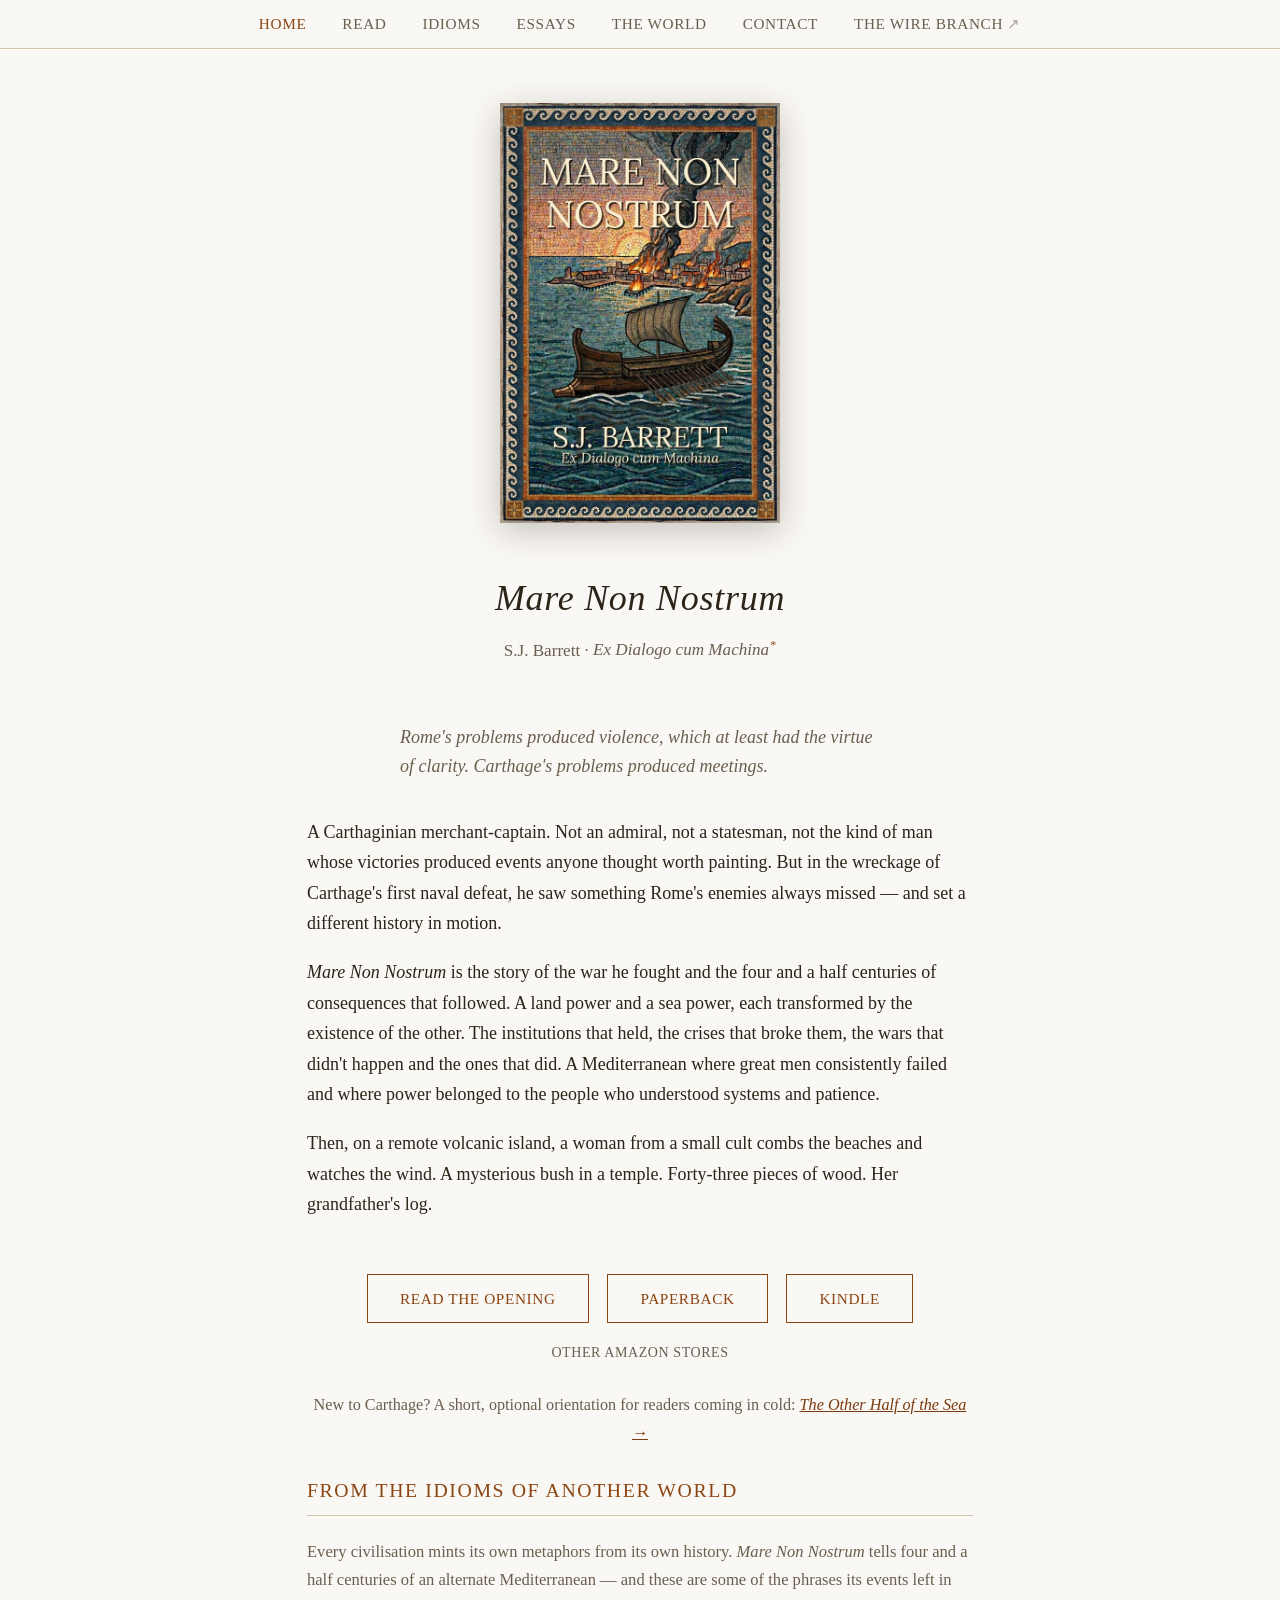
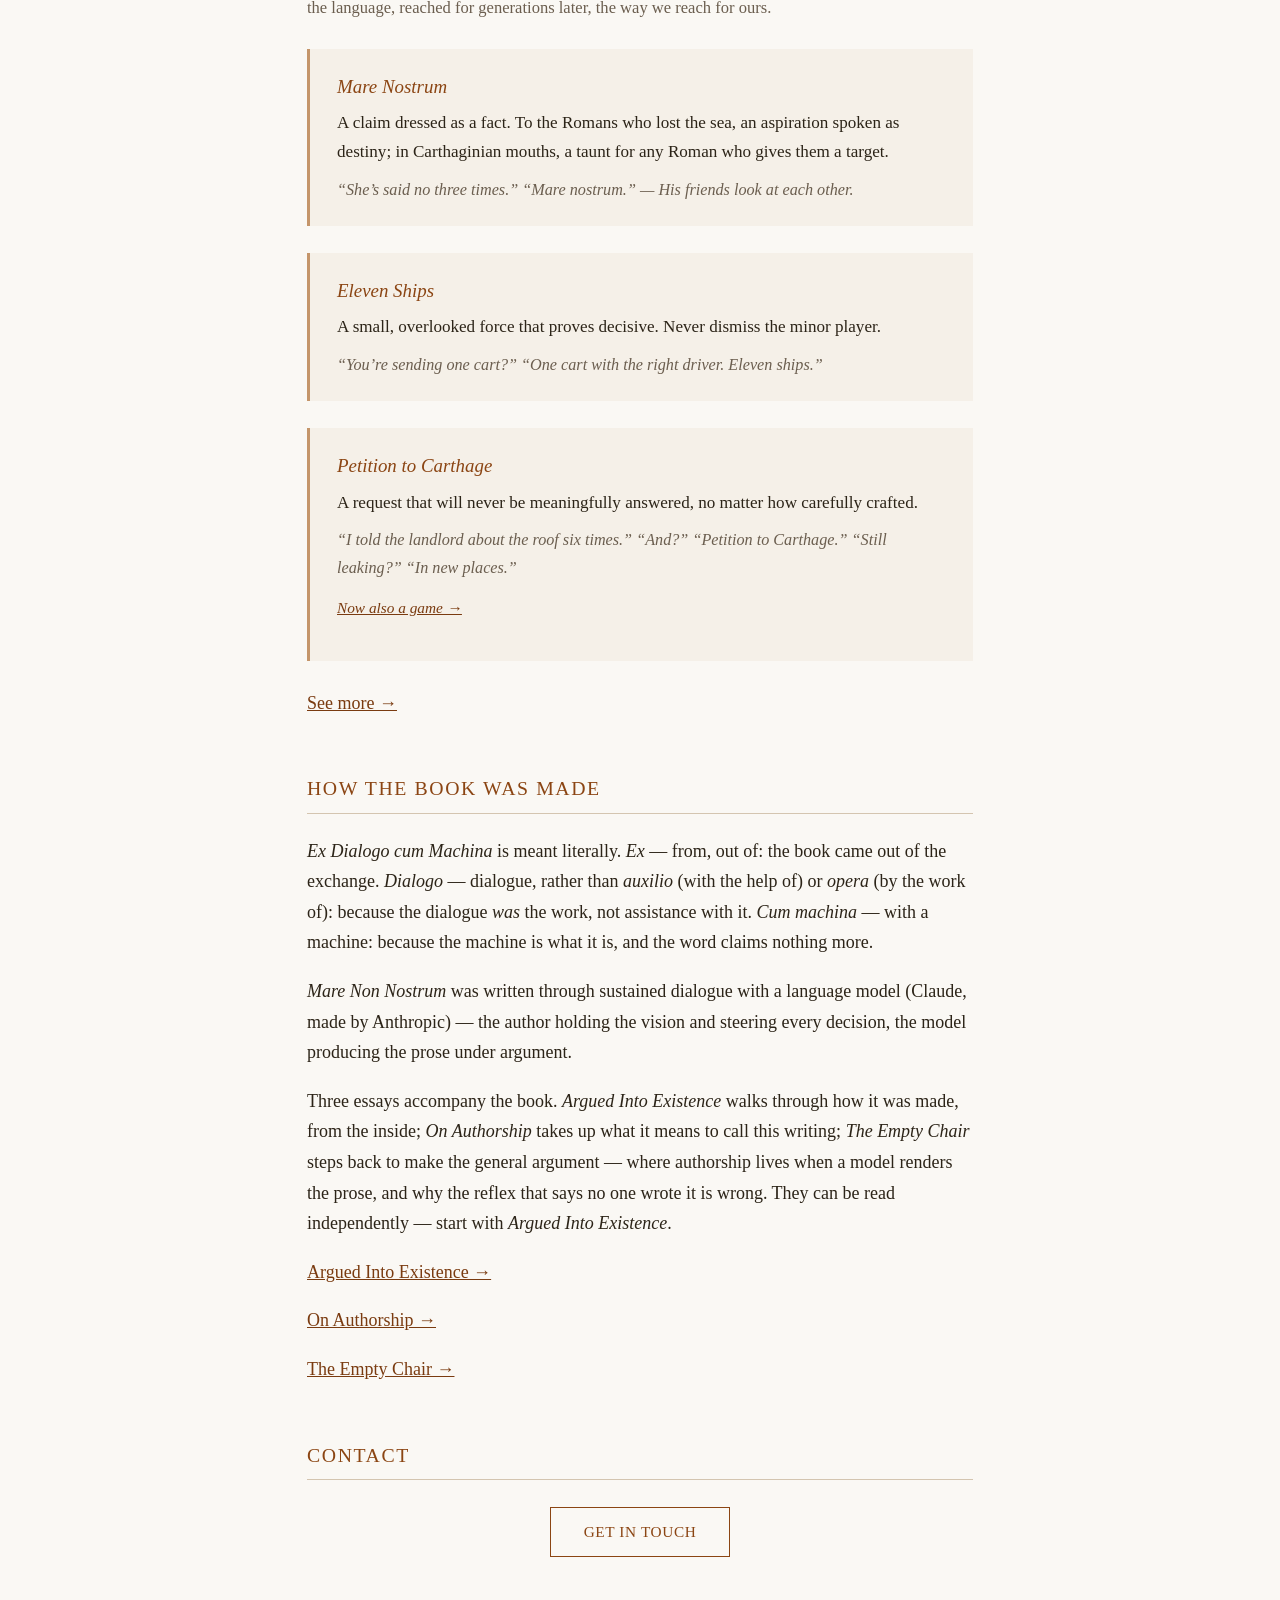
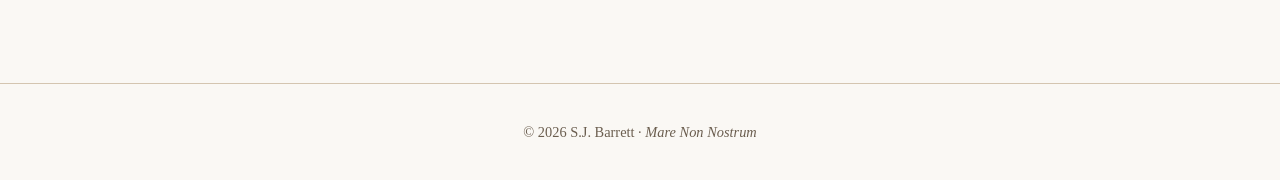
<file: index.html>
<!DOCTYPE html>
<html lang="en">
<head>
  <meta charset="utf-8">
  <meta name="viewport" content="width=device-width, initial-scale=1">
  <title>Mare Non Nostrum — An Alternate History of the Mediterranean</title>
  <meta name="description" content="What if Carthage won the First Punic War? 450 years of alternate Mediterranean history, where great men consistently failed and power belonged to the people who understood systems and patience.">

  <!-- Open Graph / social preview -->
  <meta property="og:type" content="website">
  <meta property="og:site_name" content="Mare Non Nostrum">
  <meta property="og:title" content="Mare Non Nostrum — An Alternate History of the Mediterranean">
  <meta property="og:description" content="What if Carthage won the First Punic War? Four and a half centuries of an alternate Mediterranean, where power belonged to those who understood systems and patience.">
  <meta property="og:url" content="https://marenonnostrum.com/">
  <meta property="og:image" content="https://marenonnostrum.com/images/social-card.jpg">
  <meta property="og:image:width" content="1200">
  <meta property="og:image:height" content="630">
  <meta property="og:image:alt" content="Mare Non Nostrum — An Alternate History of the Mediterranean, by S.J. Barrett.">
  <meta name="twitter:card" content="summary_large_image">
  <meta name="twitter:title" content="Mare Non Nostrum — An Alternate History of the Mediterranean">
  <meta name="twitter:description" content="What if Carthage won the First Punic War? Four and a half centuries of an alternate Mediterranean.">
  <meta name="twitter:image" content="https://marenonnostrum.com/images/social-card.jpg">

  <link rel="stylesheet" href="style.css">
</head>
<body>

<nav>
  <a href="index.html" class="active">Home</a>
  <a href="read.html">Read</a>
  <a href="idioms.html">Idioms</a>
  <a href="essay.html">Essays</a>
  <a href="world.html">The World</a>
  <a href="#contact">Contact</a>
  <!-- Sibling books. If a third arrives, this becomes a small "Books" menu. -->
  <a href="https://thewirebranch.com/" class="ext">The Wire Branch</a>
</nav>

<div class="hero">
  <img src="images/cover.jpg" alt="Mare Non Nostrum book cover — a mosaic-framed illustration of ancient ships on the Mediterranean">
  <h1>Mare Non Nostrum</h1>
  <div class="subtitle">S.J. Barrett &middot; <a href="#how-made" class="attribution-link"><em>Ex Dialogo cum Machina</em><sup>*</sup></a></div>
</div>

<div class="container">

  <div class="epigraph">
    <p>Rome's problems produced violence, which at least had the virtue of clarity. Carthage's problems produced meetings.</p>
  </div>

  <section>
    <p>A Carthaginian merchant-captain. Not an admiral, not a statesman, not the kind of man whose victories produced events anyone thought worth painting. But in the wreckage of Carthage's first naval defeat, he saw something Rome's enemies always missed &mdash; and set a different history in motion.</p>

    <p><em>Mare Non Nostrum</em> is the story of the war he fought and the four and a half centuries of consequences that followed. A land power and a sea power, each transformed by the existence of the other. The institutions that held, the crises that broke them, the wars that didn't happen and the ones that did. A Mediterranean where great men consistently failed and where power belonged to the people who understood systems and patience.</p>

    <p>Then, on a remote volcanic island, a woman from a small cult combs the beaches and watches the wind. A mysterious bush in a temple. Forty-three pieces of wood. Her grandfather's log.</p>
  </section>

  <div class="buy-links">
    <a href="read.html">Read the Opening</a>
    <a href="https://www.amazon.com/dp/B0GWV3BZNH" data-amz="pb" target="_blank" rel="noopener">Paperback</a>
    <a href="https://www.amazon.com/dp/B0GWXQNXKJ" data-amz="kd" target="_blank" rel="noopener">Kindle</a>
  </div>

  <details class="stores">
    <summary>Other Amazon stores</summary>
    <div class="store-grid">
      <span class="store-label">Paperback</span>
      <a href="https://www.amazon.com/dp/B0GWV3BZNH" target="_blank" rel="noopener">US</a>
      <a href="https://www.amazon.co.uk/dp/B0GWV3BZNH" target="_blank" rel="noopener">UK</a>
      <a href="https://www.amazon.de/dp/B0GWV3BZNH" target="_blank" rel="noopener">DE</a>
      <a href="https://www.amazon.fr/dp/B0GWV3BZNH" target="_blank" rel="noopener">FR</a>
      <a href="https://www.amazon.es/dp/B0GWV3BZNH" target="_blank" rel="noopener">ES</a>
      <a href="https://www.amazon.it/dp/B0GWV3BZNH" target="_blank" rel="noopener">IT</a>
      <a href="https://www.amazon.nl/dp/B0GWV3BZNH" target="_blank" rel="noopener">NL</a>
      <a href="https://www.amazon.pl/dp/B0GWV3BZNH" target="_blank" rel="noopener">PL</a>
      <a href="https://www.amazon.se/dp/B0GWV3BZNH" target="_blank" rel="noopener">SE</a>
      <a href="https://www.amazon.com.be/dp/B0GWV3BZNH" target="_blank" rel="noopener">BE</a>
      <a href="https://www.amazon.ie/dp/B0GWV3BZNH" target="_blank" rel="noopener">IE</a>
      <a href="https://www.amazon.co.jp/dp/B0GWV3BZNH" target="_blank" rel="noopener">JP</a>
      <a href="https://www.amazon.ca/dp/B0GWV3BZNH" target="_blank" rel="noopener">CA</a>
      <a href="https://www.amazon.com.au/dp/B0GWV3BZNH" target="_blank" rel="noopener">AU</a>
      <span class="store-label">Kindle</span>
      <a href="https://www.amazon.com/dp/B0GWXQNXKJ" target="_blank" rel="noopener">US</a>
      <a href="https://www.amazon.co.uk/dp/B0GWXQNXKJ" target="_blank" rel="noopener">UK</a>
      <a href="https://www.amazon.de/dp/B0GWXQNXKJ" target="_blank" rel="noopener">DE</a>
      <a href="https://www.amazon.fr/dp/B0GWXQNXKJ" target="_blank" rel="noopener">FR</a>
      <a href="https://www.amazon.es/dp/B0GWXQNXKJ" target="_blank" rel="noopener">ES</a>
      <a href="https://www.amazon.it/dp/B0GWXQNXKJ" target="_blank" rel="noopener">IT</a>
      <a href="https://www.amazon.nl/dp/B0GWXQNXKJ" target="_blank" rel="noopener">NL</a>
      <a href="https://www.amazon.co.jp/dp/B0GWXQNXKJ" target="_blank" rel="noopener">JP</a>
      <a href="https://www.amazon.com.br/dp/B0GWXQNXKJ" target="_blank" rel="noopener">BR</a>
      <a href="https://www.amazon.ca/dp/B0GWXQNXKJ" target="_blank" rel="noopener">CA</a>
      <a href="https://www.amazon.com.mx/dp/B0GWXQNXKJ" target="_blank" rel="noopener">MX</a>
      <a href="https://www.amazon.com.au/dp/B0GWXQNXKJ" target="_blank" rel="noopener">AU</a>
      <a href="https://www.amazon.in/dp/B0GWXQNXKJ" target="_blank" rel="noopener">IN</a>
    </div>
  </details>

  <p style="text-align: center; font-size: 0.9rem; color: var(--text-light); margin-bottom: 1.5rem;">New to Carthage? A short, optional orientation for readers coming in cold: <a href="orientation.html" style="color: var(--link);"><em>The Other Half of the Sea</em> &rarr;</a></p>

  <section>
    <h2>From the Idioms of Another World</h2>
    <p style="font-size: 0.92rem; color: var(--text-light); margin-bottom: 1.5rem;">Every civilisation mints its own metaphors from its own history. <em>Mare Non Nostrum</em> tells four and a half centuries of an alternate Mediterranean &mdash; and these are some of the phrases its events left in the language, reached for generations later, the way we reach for ours.</p>

    <div class="idiom-card">
      <h3>Mare Nostrum</h3>
      <p class="meaning">A claim dressed as a fact. To the Romans who lost the sea, an aspiration spoken as destiny; in Carthaginian mouths, a taunt for any Roman who gives them a target.</p>
      <p class="usage">&ldquo;She&rsquo;s said no three times.&rdquo; &ldquo;Mare nostrum.&rdquo; &mdash; His friends look at each other.</p>
    </div>

    <div class="idiom-card">
      <h3>Eleven Ships</h3>
      <p class="meaning">A small, overlooked force that proves decisive. Never dismiss the minor player.</p>
      <p class="usage">&ldquo;You&rsquo;re sending one cart?&rdquo; &ldquo;One cart with the right driver. Eleven ships.&rdquo;</p>
    </div>

    <div class="idiom-card">
      <h3>Petition to Carthage</h3>
      <p class="meaning">A request that will never be meaningfully answered, no matter how carefully crafted.</p>
      <p class="usage">&ldquo;I told the landlord about the roof six times.&rdquo; &ldquo;And?&rdquo; &ldquo;Petition to Carthage.&rdquo; &ldquo;Still leaking?&rdquo; &ldquo;In new places.&rdquo;</p>
      <p class="see-also"><a href="petition-to-carthage.html" style="color: var(--link);">Now also a game &rarr;</a></p>
    </div>

    <p style="margin-top: 1.5rem;"><a href="idioms.html" style="color: var(--link);">See more &rarr;</a></p>
  </section>

  <section id="how-made">
    <h2>How the Book Was Made</h2>
    <p><em>Ex Dialogo cum Machina</em> is meant literally. <em>Ex</em> &mdash; from, out of: the book came out of the exchange. <em>Dialogo</em> &mdash; dialogue, rather than <em>auxilio</em> (with the help of) or <em>opera</em> (by the work of): because the dialogue <em>was</em> the work, not assistance with it. <em>Cum machina</em> &mdash; with a machine: because the machine is what it is, and the word claims nothing more.</p>
    <p><em>Mare Non Nostrum</em> was written through sustained dialogue with a language model (Claude, made by Anthropic) &mdash; the author holding the vision and steering every decision, the model producing the prose under argument.</p>
    <p>Three essays accompany the book. <em>Argued Into Existence</em> walks through how it was made, from the inside; <em>On Authorship</em> takes up what it means to call this writing; <em>The Empty Chair</em> steps back to make the general argument &mdash; where authorship lives when a model renders the prose, and why the reflex that says no one wrote it is wrong. They can be read independently &mdash; start with <em>Argued Into Existence</em>.</p>
    <p><a href="essay.html" style="color: var(--link);">Argued Into Existence &rarr;</a></p>
    <p><a href="essay-on-authorship.html" style="color: var(--link);">On Authorship &rarr;</a></p>
    <p><a href="essay-the-empty-chair.html" style="color: var(--link);">The Empty Chair &rarr;</a></p>
  </section>

  <section id="contact">
    <h2>Contact</h2>
    <div class="buy-links">
      <a href="https://docs.google.com/forms/d/e/1FAIpQLSeI0-KS1JbU_BPkQP8j5sPearMvAFcyLqa2bCSVhsHIiPvLXA/viewform" target="_blank" rel="noopener">Get in Touch</a>
    </div>
  </section>

</div>

<footer>
  &copy; 2026 S.J. Barrett &middot; <em>Mare Non Nostrum</em>
</footer>

<script src="amazon.js" defer></script>

</body>
</html>
</file>
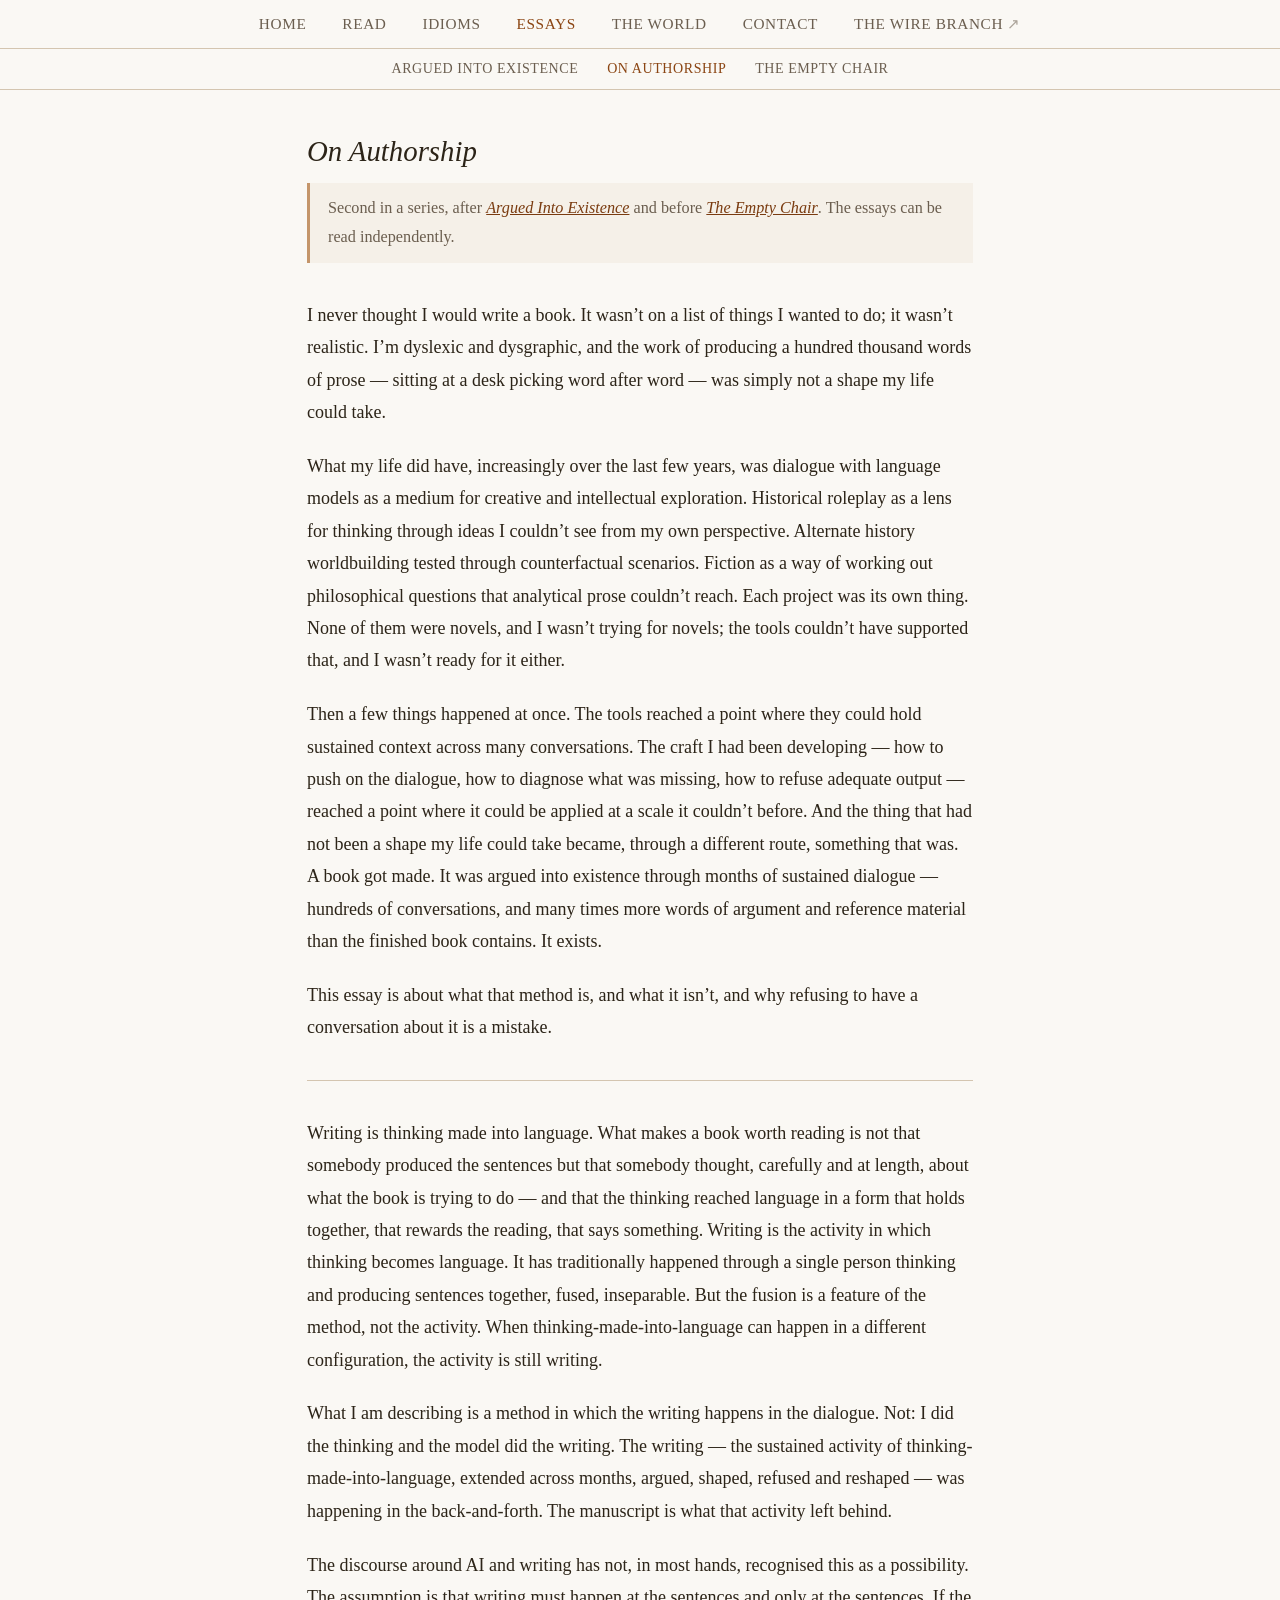
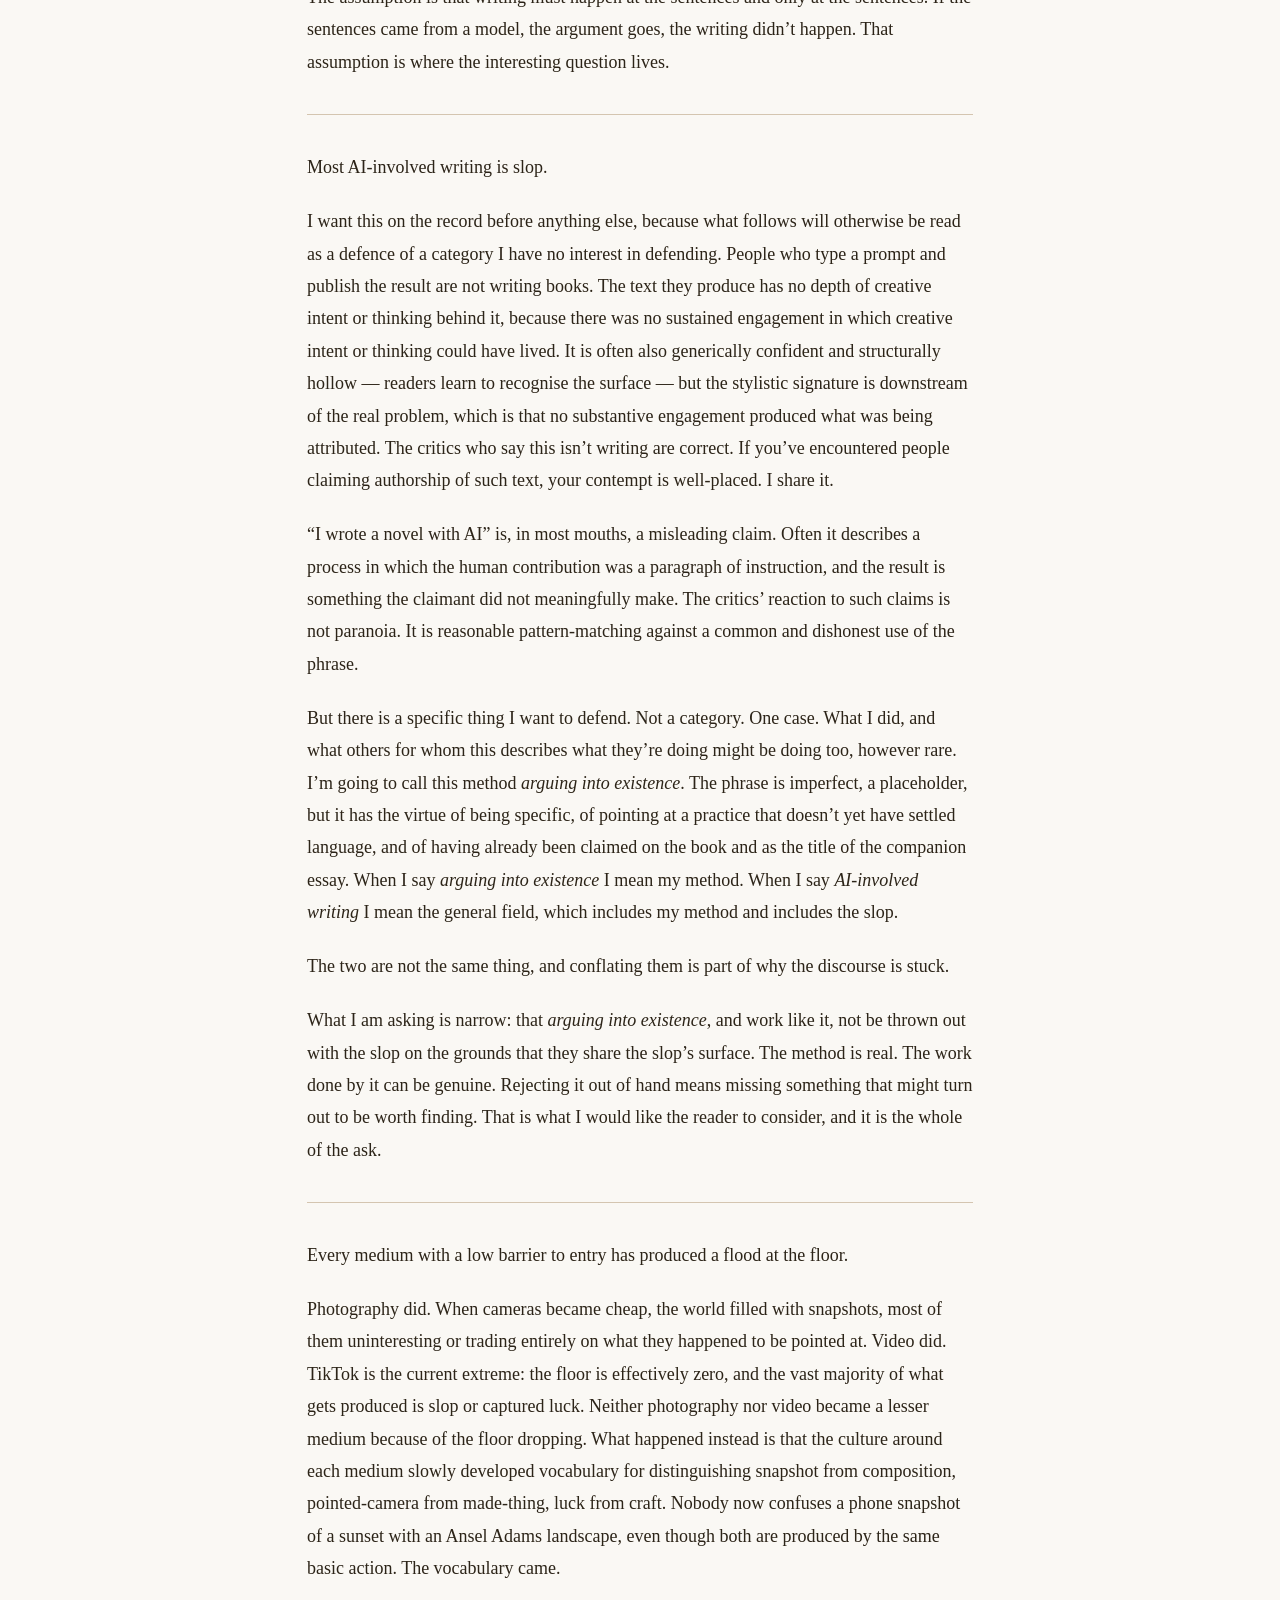
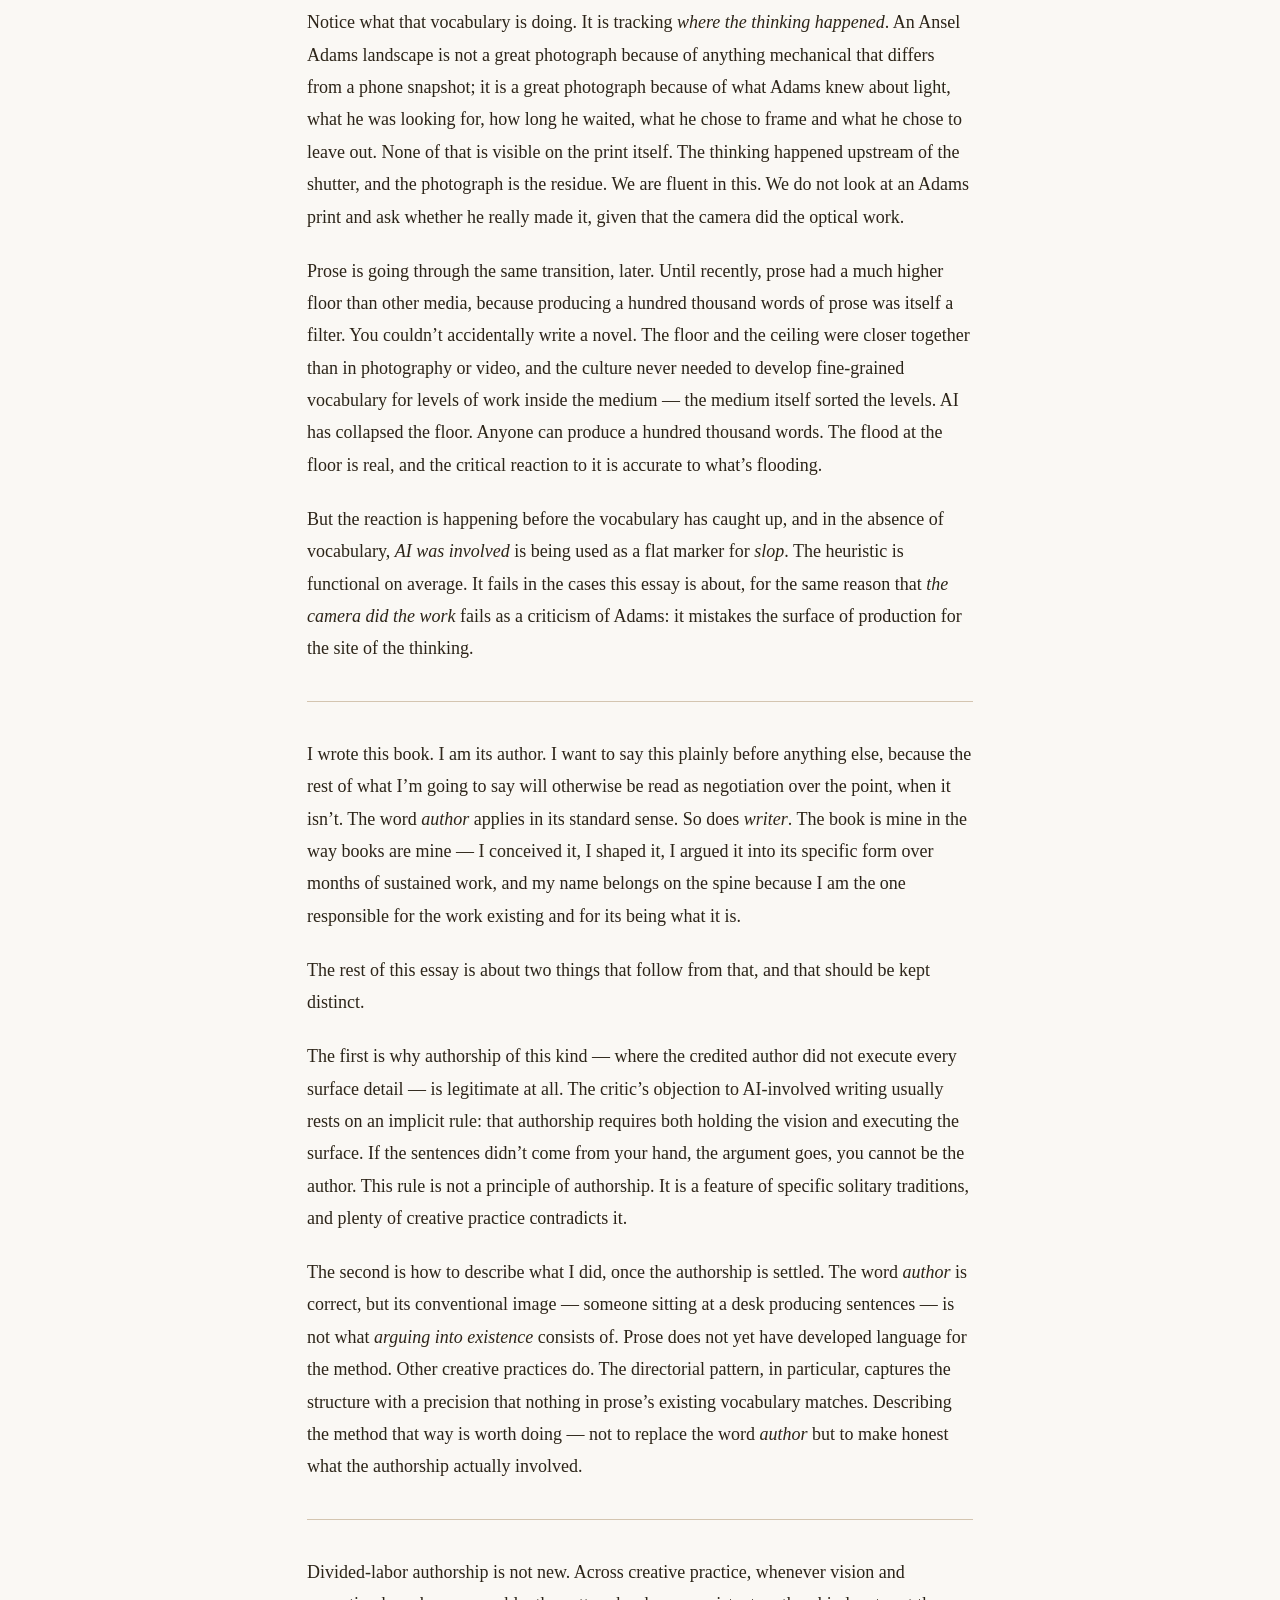
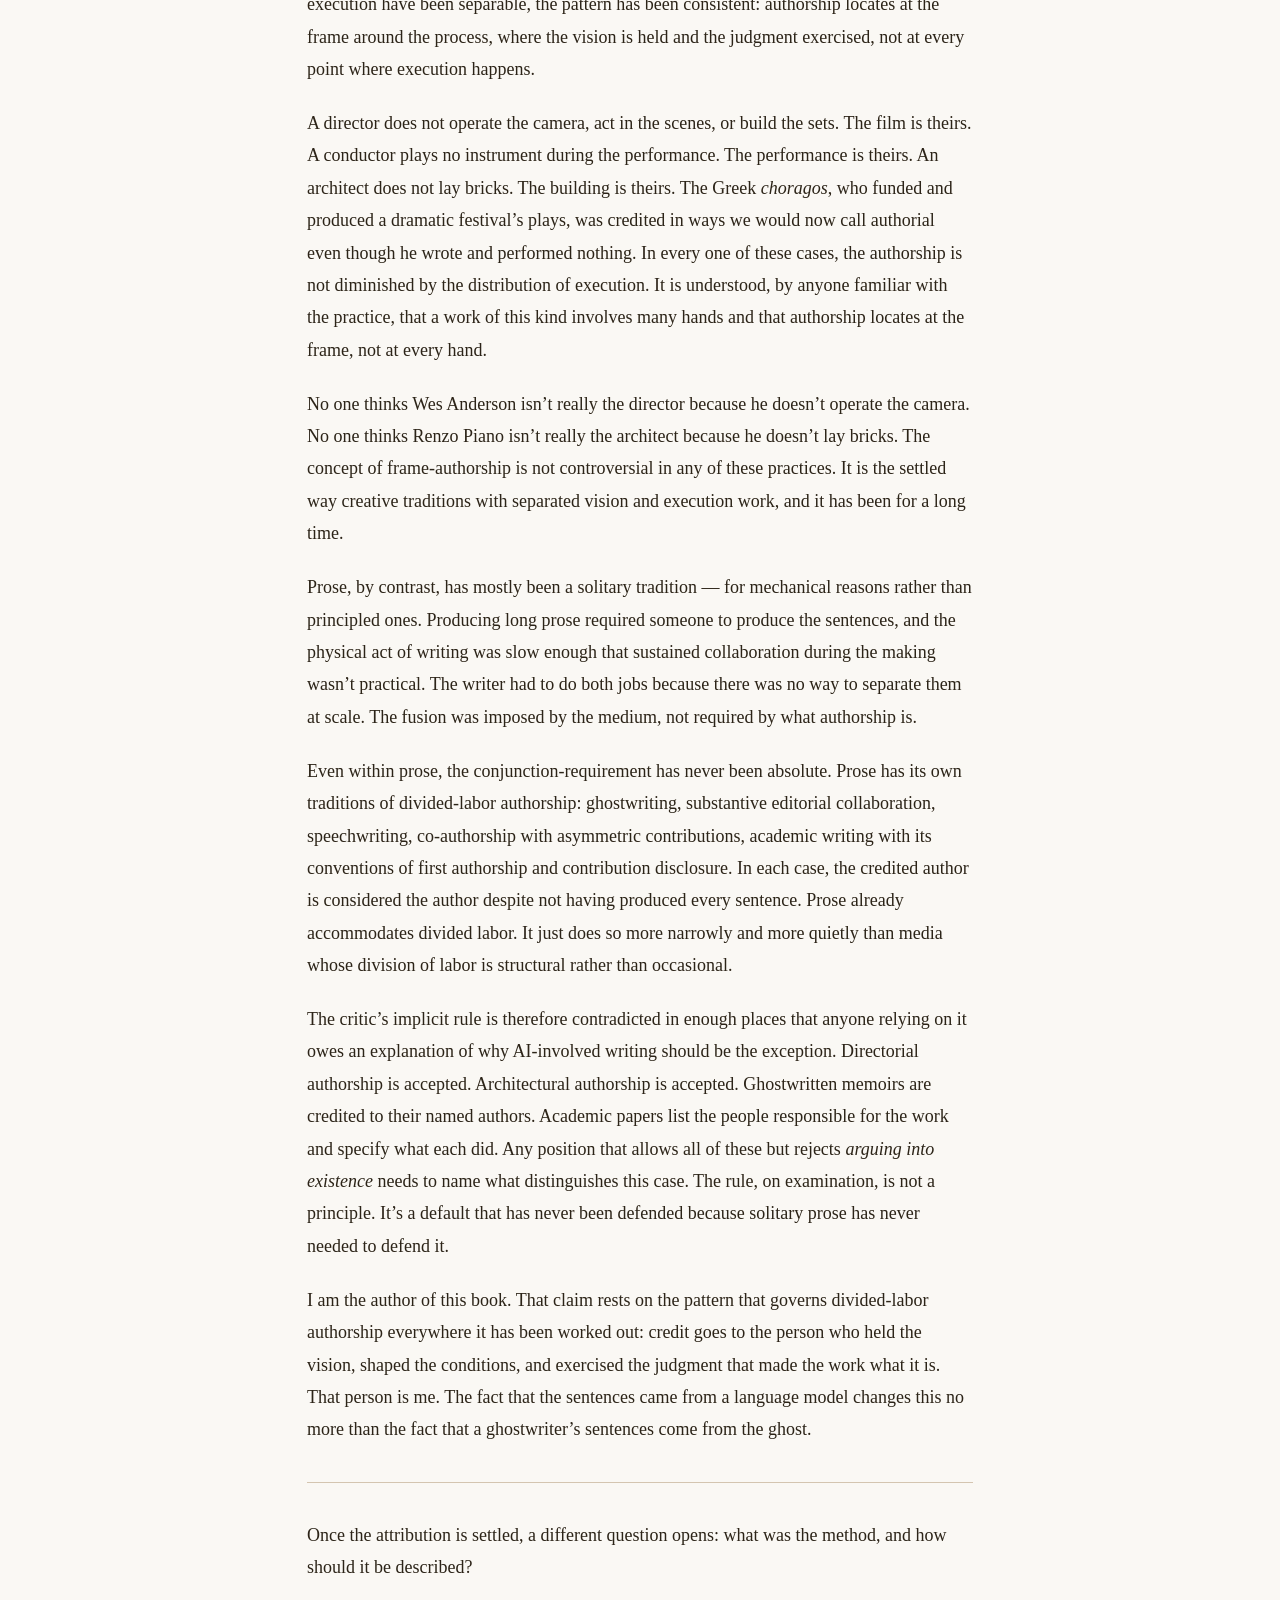
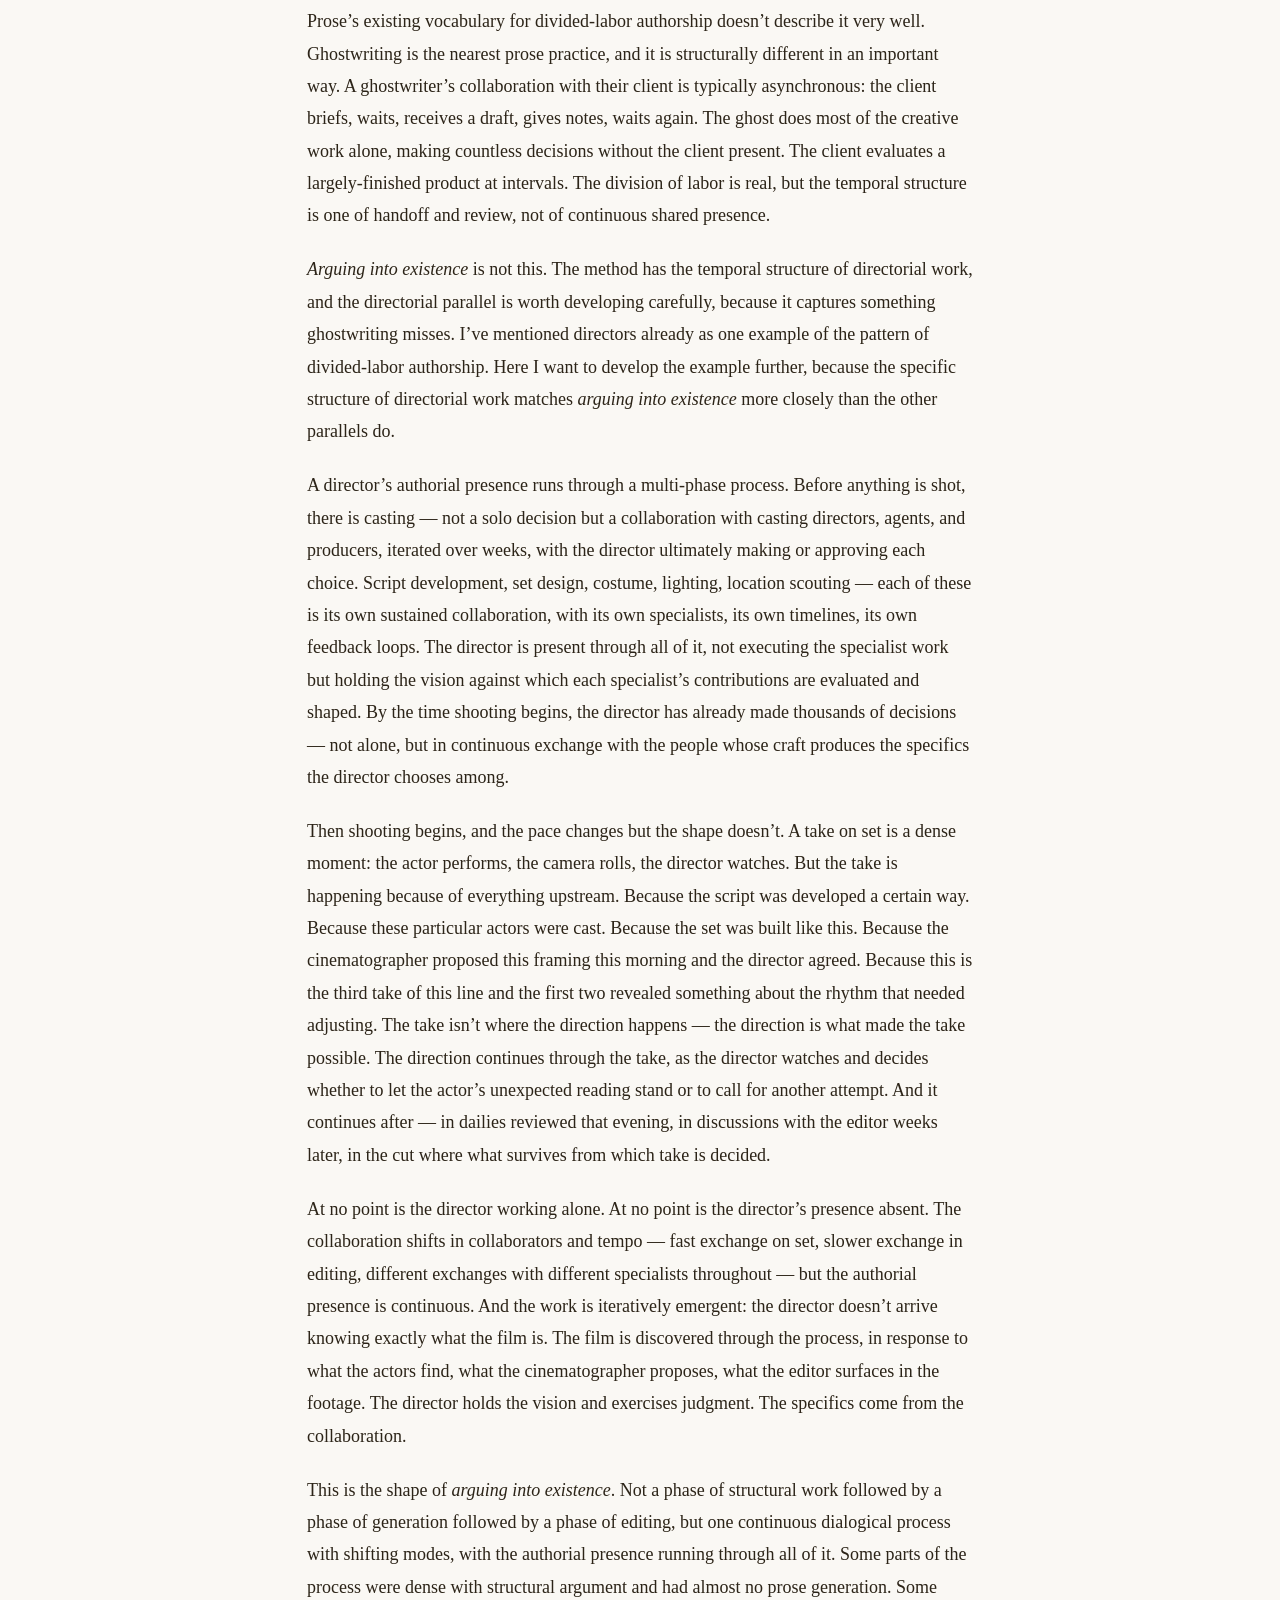
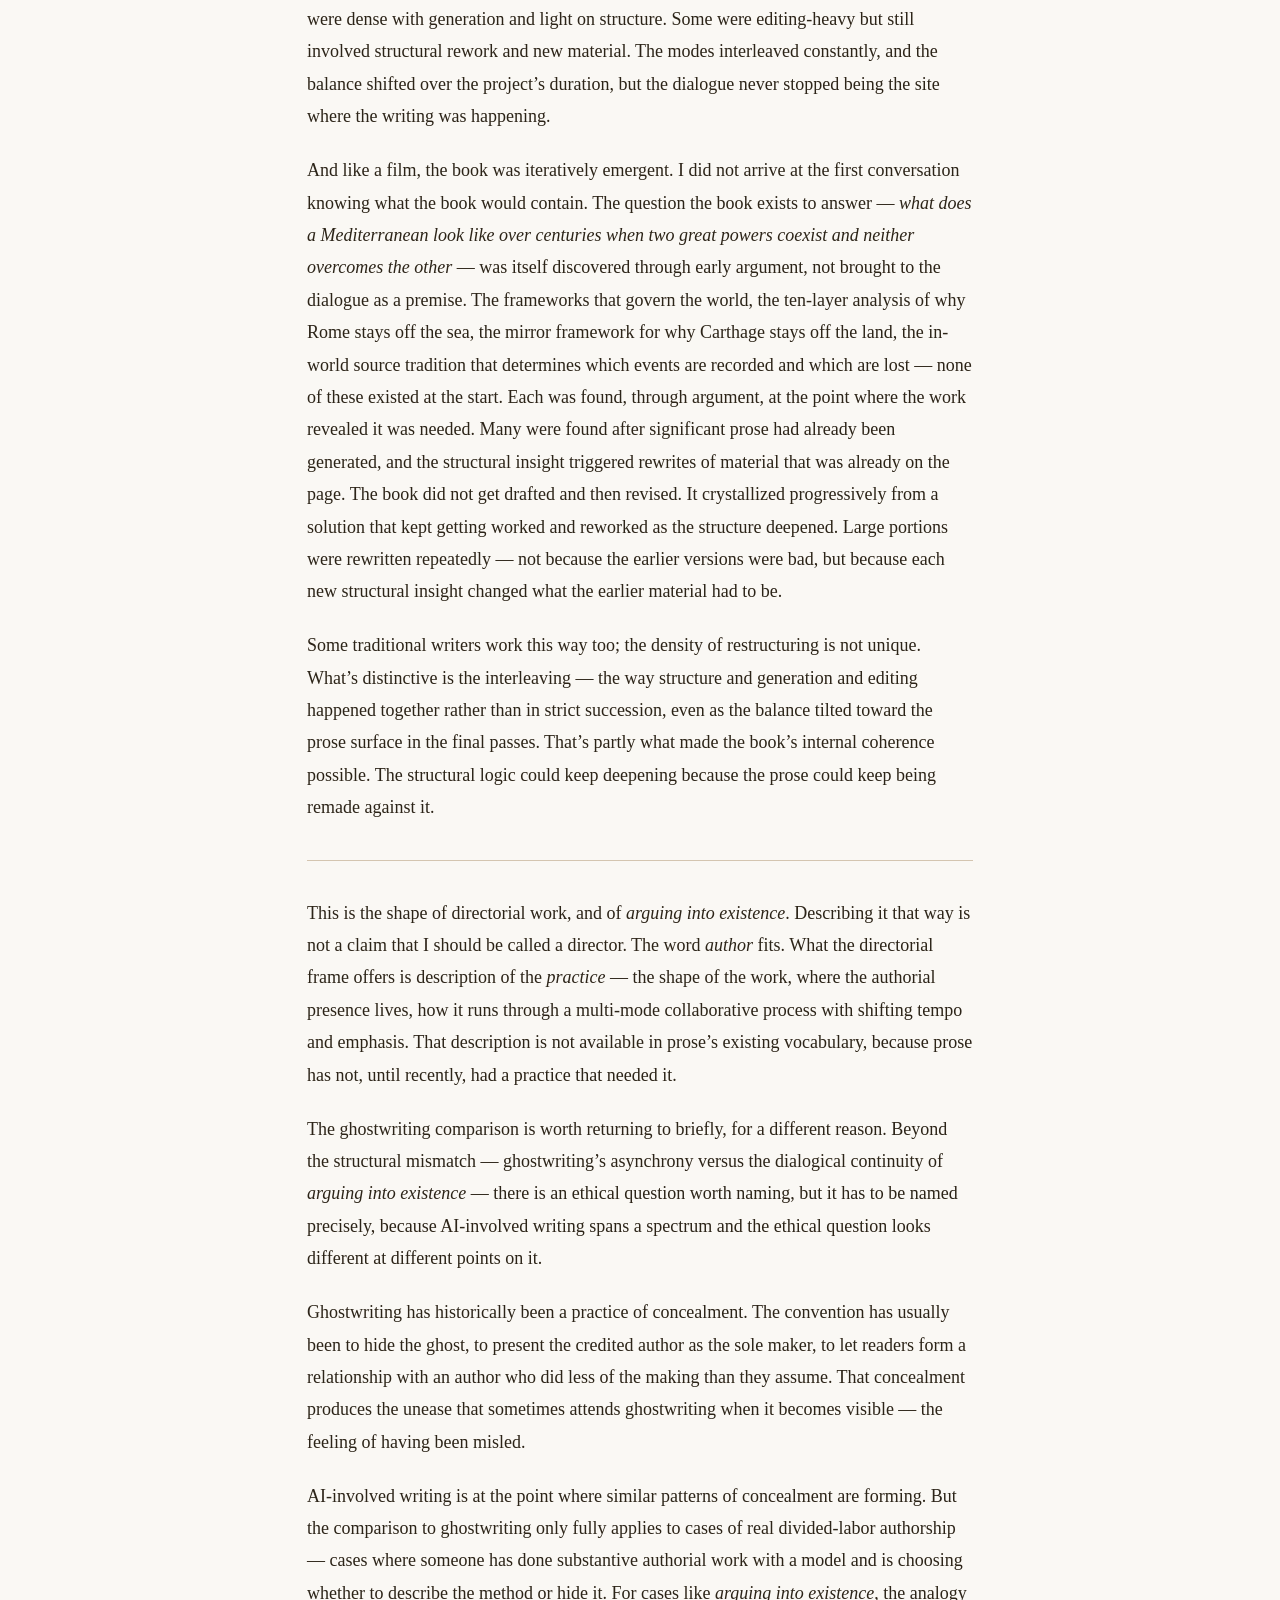
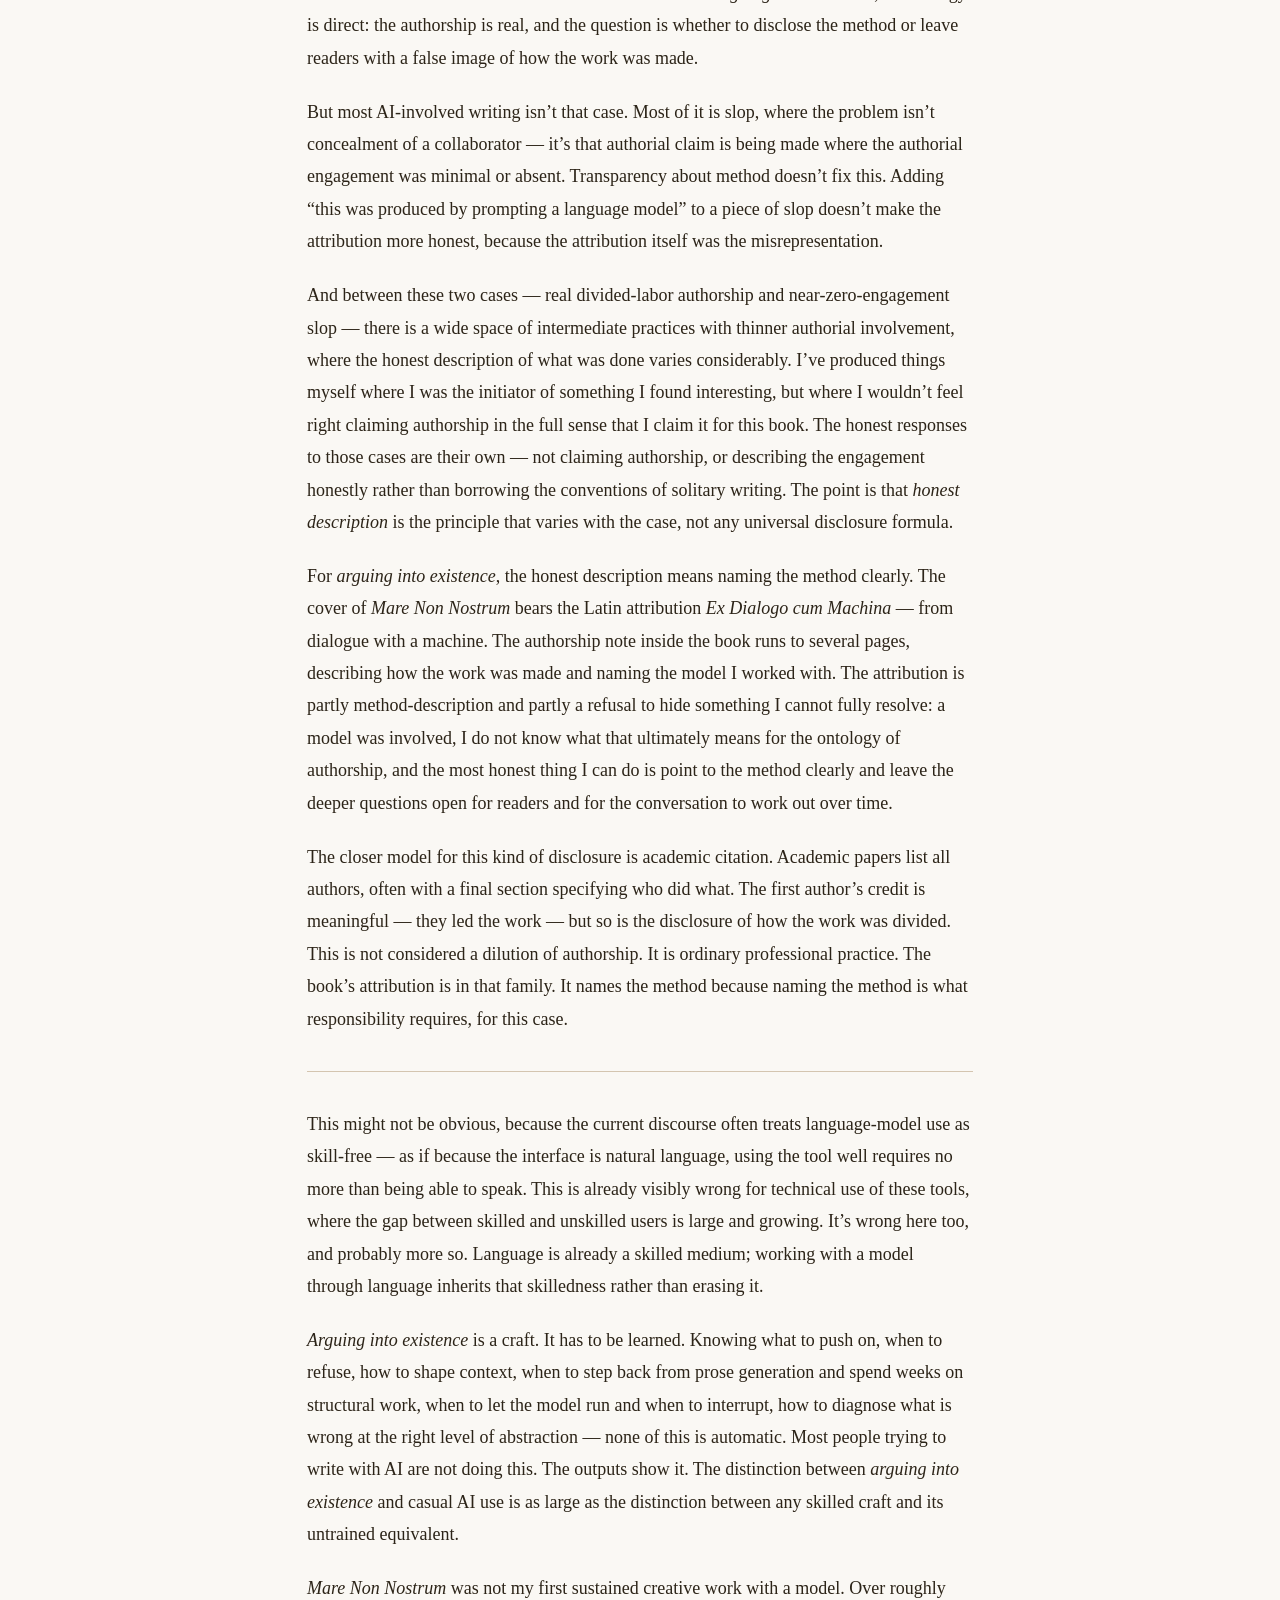
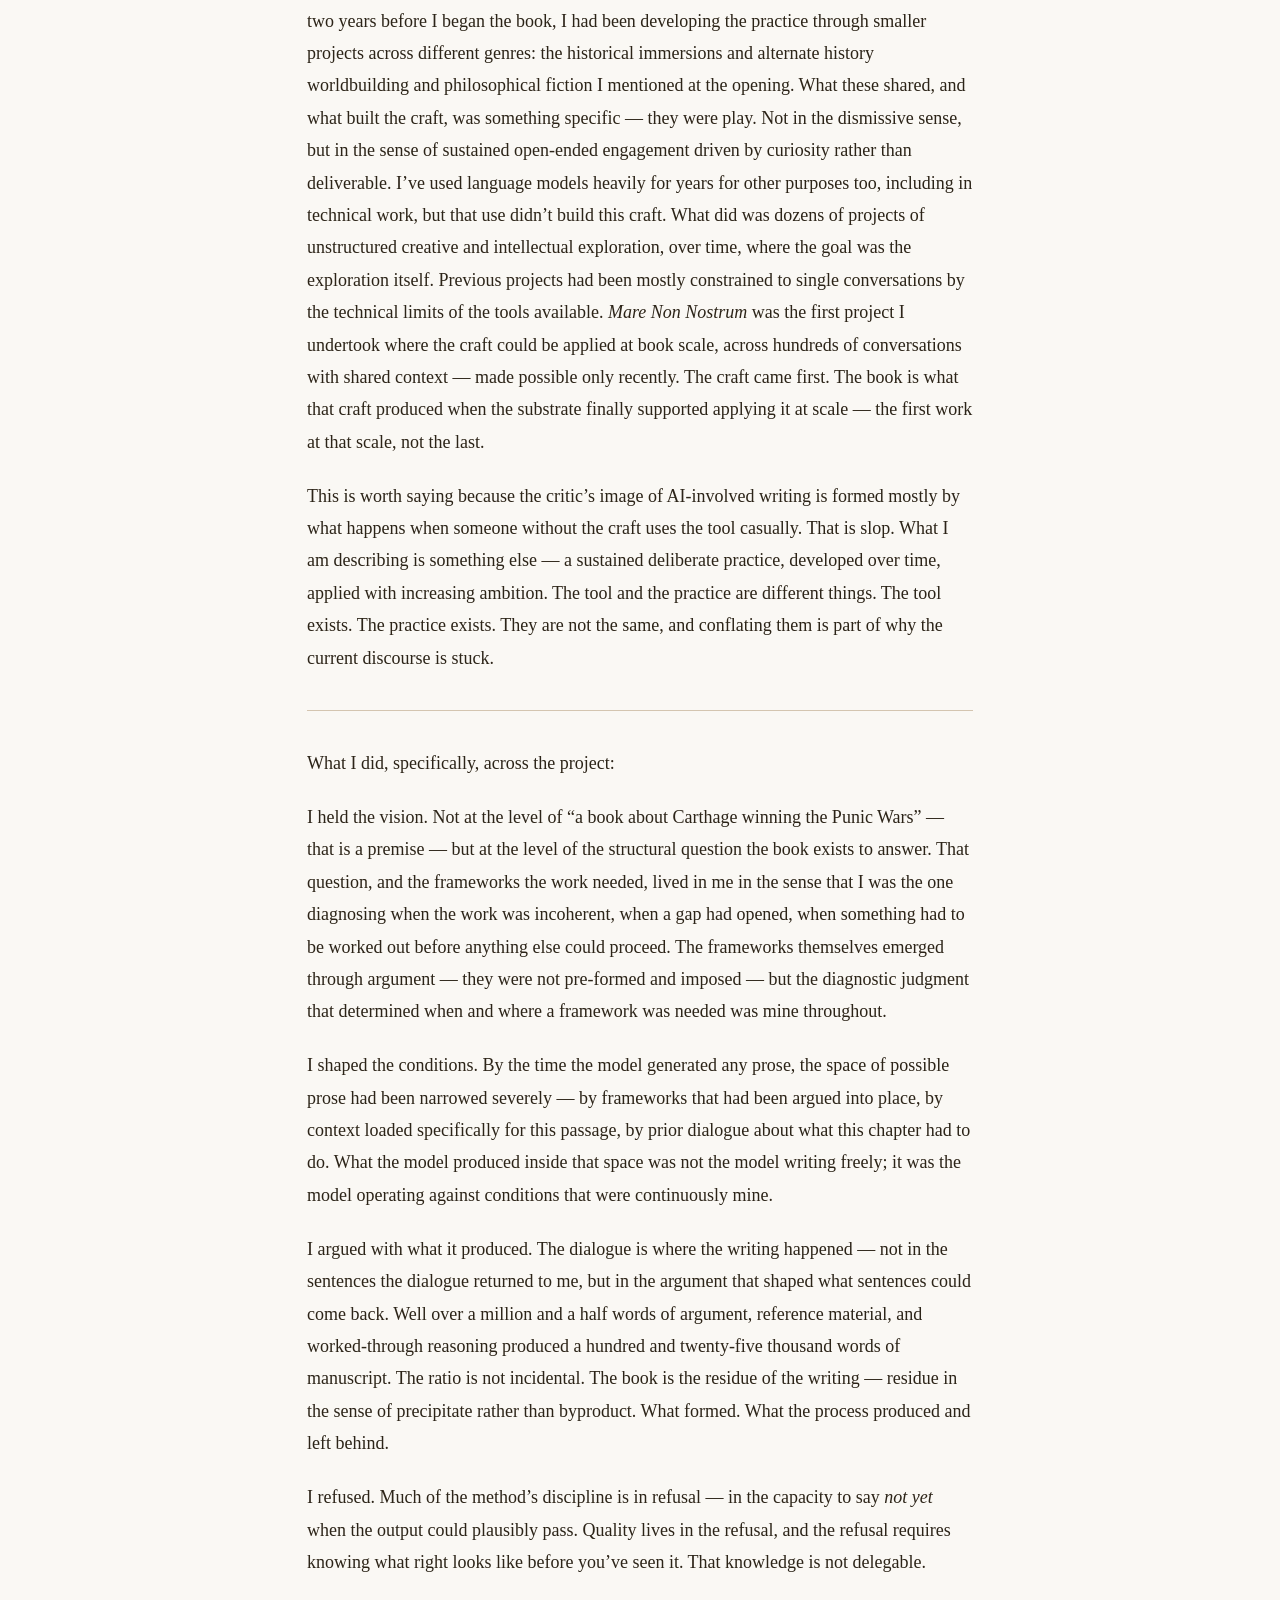
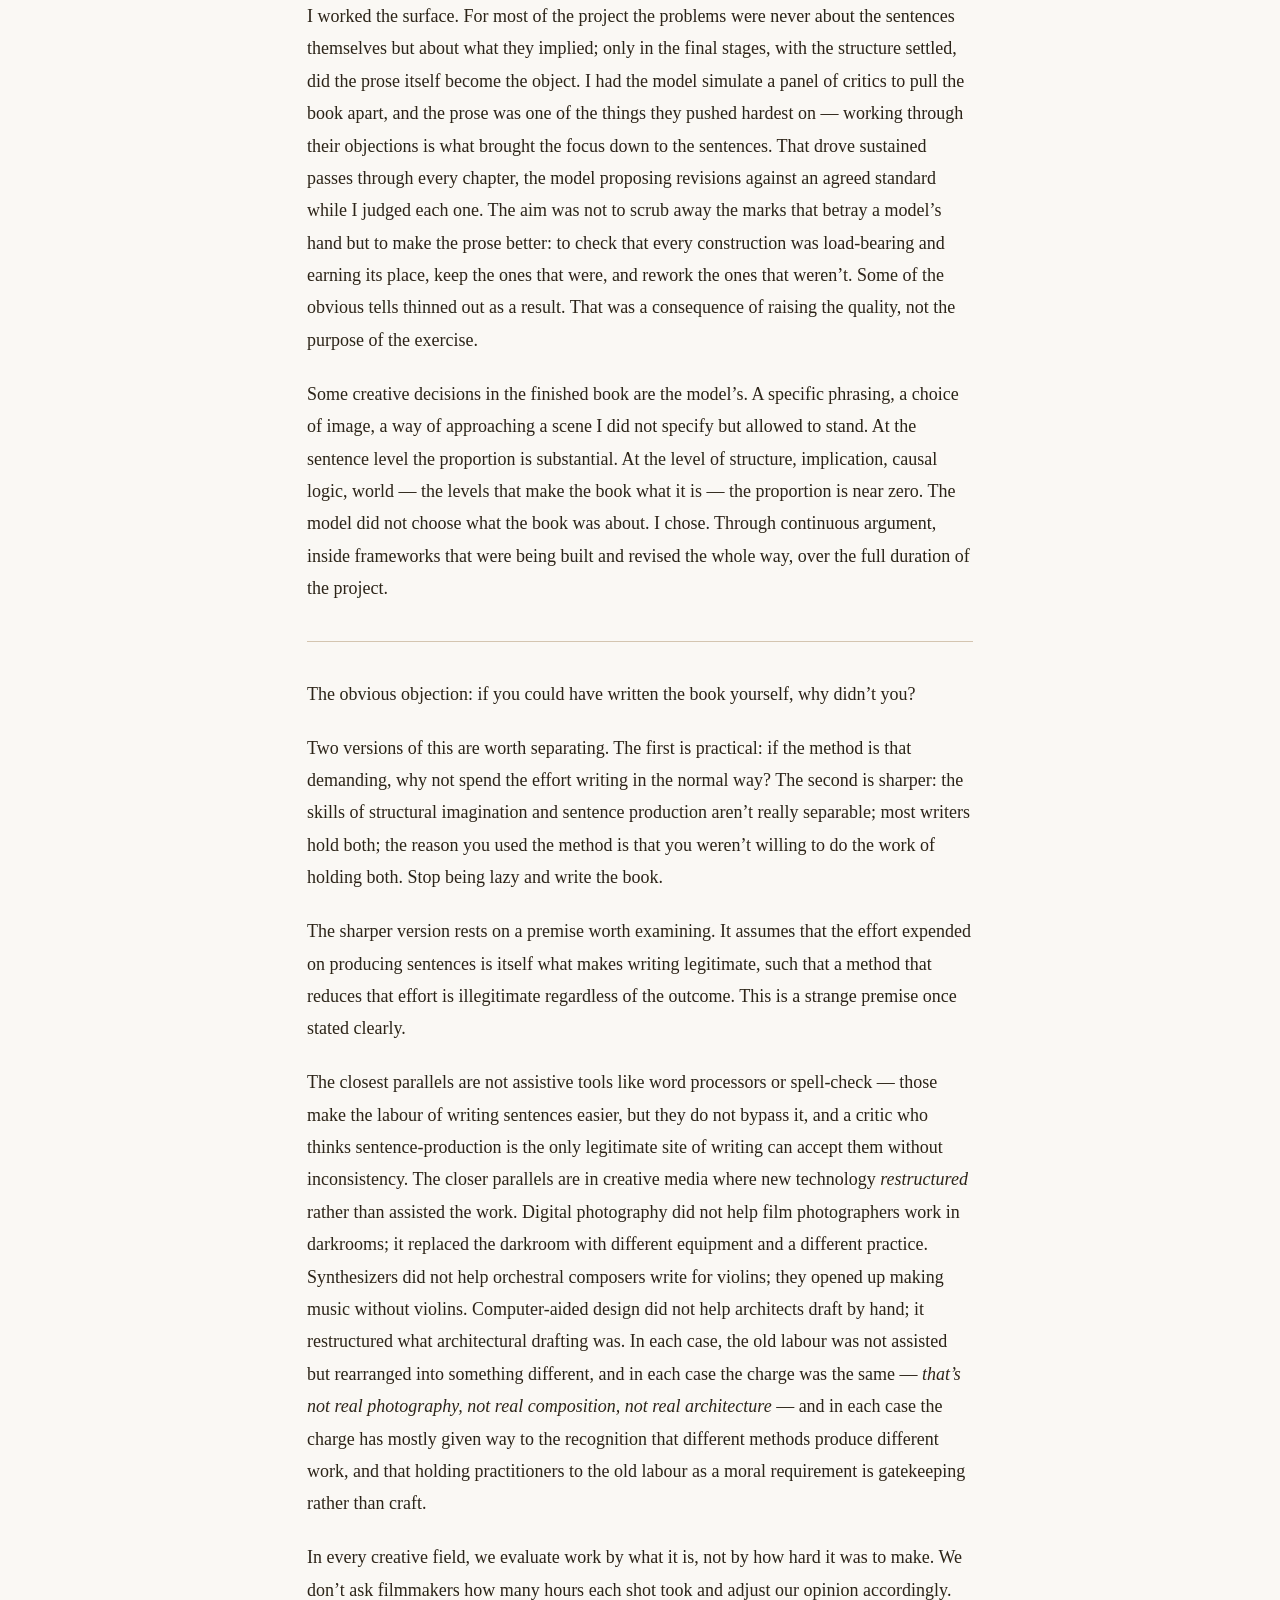
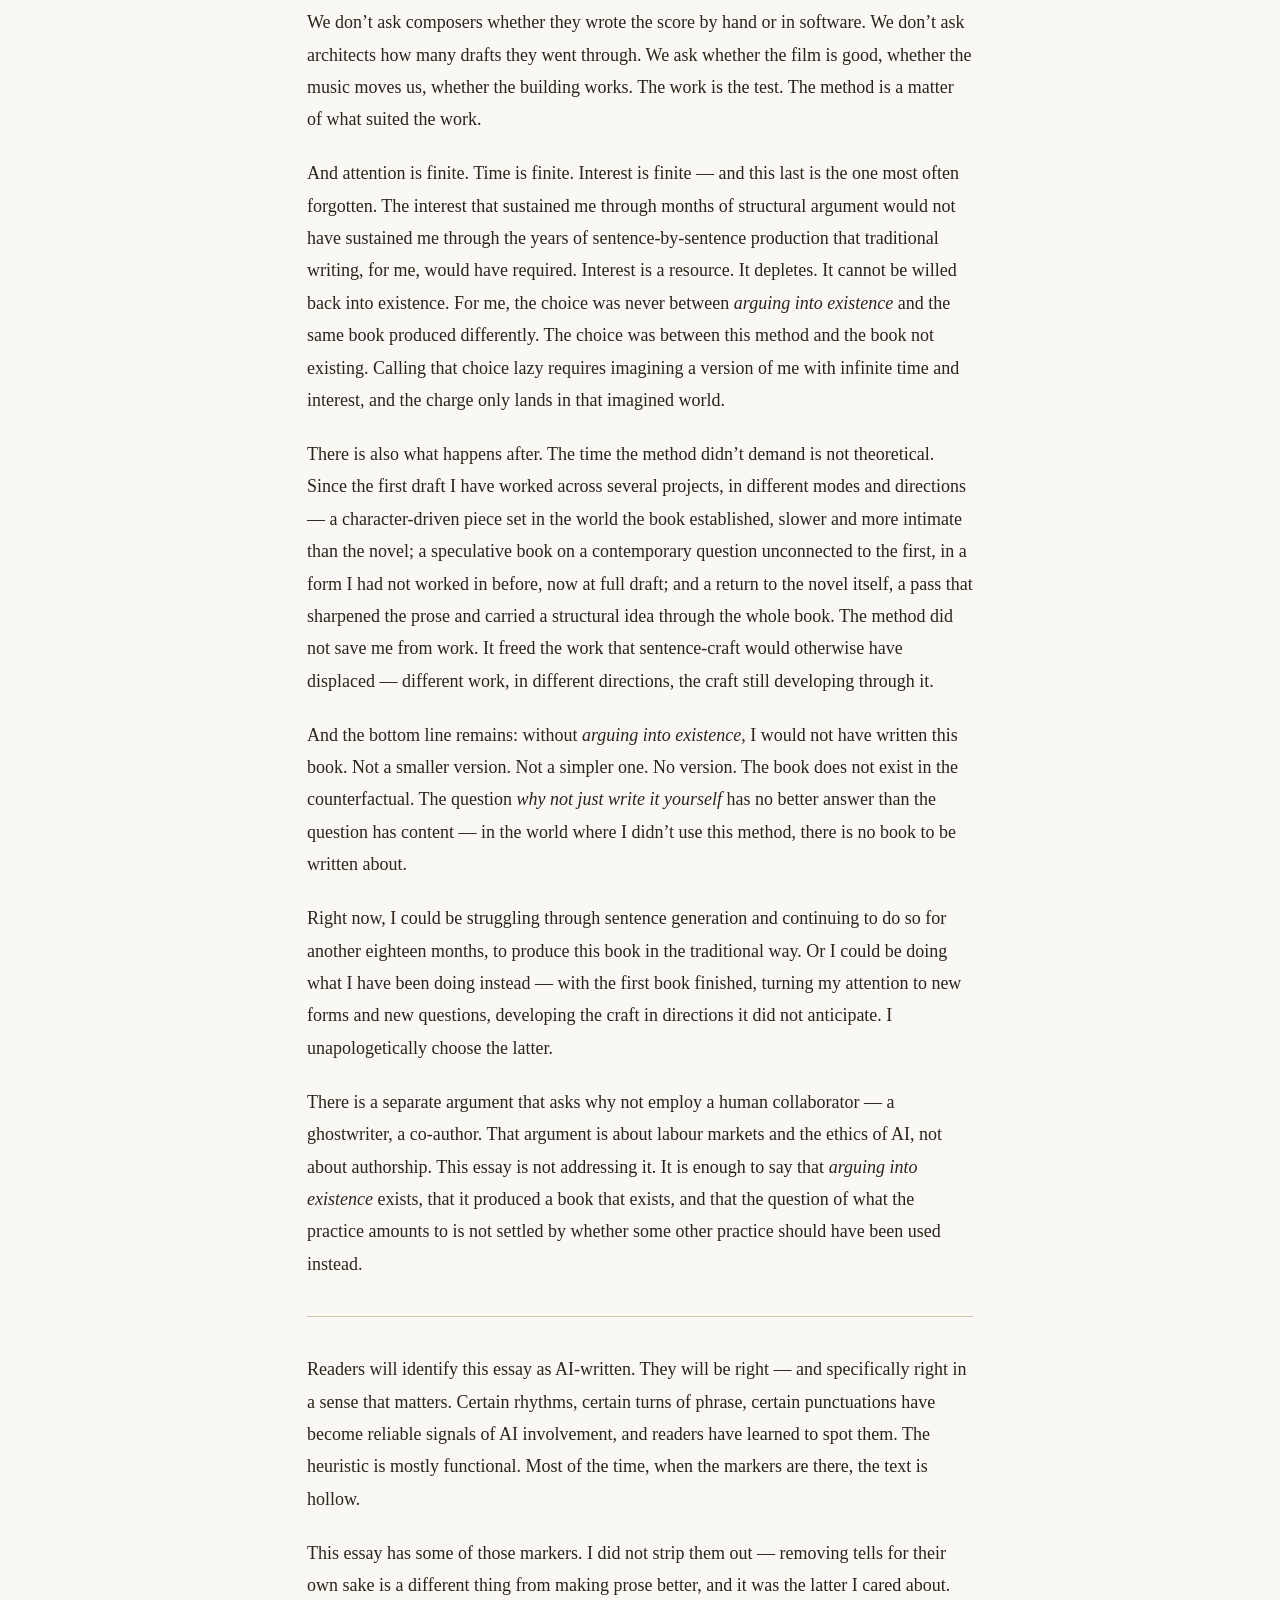
<file: essay-on-authorship.html>
<!DOCTYPE html>
<html lang="en">
<head>
  <meta charset="utf-8">
  <meta name="viewport" content="width=device-width, initial-scale=1">
  <title>On Authorship — Mare Non Nostrum</title>
  <meta name="description" content="On what it means to call this writing — the case for authorship of a book made through sustained dialogue with a language model.">
  <link rel="stylesheet" href="style.css">
</head>
<body>

<nav>
  <a href="index.html">Home</a>
  <a href="read.html">Read</a>
  <a href="idioms.html">Idioms</a>
  <a href="essay.html" class="active">Essays</a>
  <a href="world.html">The World</a>
  <a href="index.html#contact">Contact</a>
  <a href="https://thewirebranch.com/" class="ext">The Wire Branch</a>
</nav>

<div class="subnav">
  <a href="essay.html">Argued Into Existence</a>
  <a href="essay-on-authorship.html" class="active">On Authorship</a>
  <a href="essay-the-empty-chair.html">The Empty Chair</a>
</div>

<div class="container">
  <div class="essay-content">

    <h1>On Authorship</h1>

    <div class="companion-note">Second in a series, after <a href="essay.html"><em>Argued Into Existence</em></a> and before <a href="essay-the-empty-chair.html"><em>The Empty Chair</em></a>. The essays can be read independently.</div>

    <p>I never thought I would write a book. It wasn&rsquo;t on a list of things I wanted to do; it wasn&rsquo;t realistic. I&rsquo;m dyslexic and dysgraphic, and the work of producing a hundred thousand words of prose &mdash; sitting at a desk picking word after word &mdash; was simply not a shape my life could take.</p>

    <p>What my life did have, increasingly over the last few years, was dialogue with language models as a medium for creative and intellectual exploration. Historical roleplay as a lens for thinking through ideas I couldn&rsquo;t see from my own perspective. Alternate history worldbuilding tested through counterfactual scenarios. Fiction as a way of working out philosophical questions that analytical prose couldn&rsquo;t reach. Each project was its own thing. None of them were novels, and I wasn&rsquo;t trying for novels; the tools couldn&rsquo;t have supported that, and I wasn&rsquo;t ready for it either.</p>

    <p>Then a few things happened at once. The tools reached a point where they could hold sustained context across many conversations. The craft I had been developing &mdash; how to push on the dialogue, how to diagnose what was missing, how to refuse adequate output &mdash; reached a point where it could be applied at a scale it couldn&rsquo;t before. And the thing that had not been a shape my life could take became, through a different route, something that was. A book got made. It was argued into existence through months of sustained dialogue &mdash; hundreds of conversations, and many times more words of argument and reference material than the finished book contains. It exists.</p>

    <p>This essay is about what that method is, and what it isn&rsquo;t, and why refusing to have a conversation about it is a mistake.</p>

    <hr>

    <p>Writing is thinking made into language. What makes a book worth reading is not that somebody produced the sentences but that somebody thought, carefully and at length, about what the book is trying to do &mdash; and that the thinking reached language in a form that holds together, that rewards the reading, that says something. Writing is the activity in which thinking becomes language. It has traditionally happened through a single person thinking and producing sentences together, fused, inseparable. But the fusion is a feature of the method, not the activity. When thinking-made-into-language can happen in a different configuration, the activity is still writing.</p>

    <p>What I am describing is a method in which the writing happens in the dialogue. Not: I did the thinking and the model did the writing. The writing &mdash; the sustained activity of thinking-made-into-language, extended across months, argued, shaped, refused and reshaped &mdash; was happening in the back-and-forth. The manuscript is what that activity left behind.</p>

    <p>The discourse around AI and writing has not, in most hands, recognised this as a possibility. The assumption is that writing must happen at the sentences and only at the sentences. If the sentences came from a model, the argument goes, the writing didn&rsquo;t happen. That assumption is where the interesting question lives.</p>

    <hr>

    <p>Most AI-involved writing is slop.</p>

    <p>I want this on the record before anything else, because what follows will otherwise be read as a defence of a category I have no interest in defending. People who type a prompt and publish the result are not writing books. The text they produce has no depth of creative intent or thinking behind it, because there was no sustained engagement in which creative intent or thinking could have lived. It is often also generically confident and structurally hollow &mdash; readers learn to recognise the surface &mdash; but the stylistic signature is downstream of the real problem, which is that no substantive engagement produced what was being attributed. The critics who say this isn&rsquo;t writing are correct. If you&rsquo;ve encountered people claiming authorship of such text, your contempt is well-placed. I share it.</p>

    <p>&ldquo;I wrote a novel with AI&rdquo; is, in most mouths, a misleading claim. Often it describes a process in which the human contribution was a paragraph of instruction, and the result is something the claimant did not meaningfully make. The critics&rsquo; reaction to such claims is not paranoia. It is reasonable pattern-matching against a common and dishonest use of the phrase.</p>

    <p>But there is a specific thing I want to defend. Not a category. One case. What I did, and what others for whom this describes what they&rsquo;re doing might be doing too, however rare. I&rsquo;m going to call this method <em>arguing into existence</em>. The phrase is imperfect, a placeholder, but it has the virtue of being specific, of pointing at a practice that doesn&rsquo;t yet have settled language, and of having already been claimed on the book and as the title of the companion essay. When I say <em>arguing into existence</em> I mean my method. When I say <em>AI-involved writing</em> I mean the general field, which includes my method and includes the slop.</p>

    <p>The two are not the same thing, and conflating them is part of why the discourse is stuck.</p>

    <p>What I am asking is narrow: that <em>arguing into existence</em>, and work like it, not be thrown out with the slop on the grounds that they share the slop&rsquo;s surface. The method is real. The work done by it can be genuine. Rejecting it out of hand means missing something that might turn out to be worth finding. That is what I would like the reader to consider, and it is the whole of the ask.</p>

    <hr>

    <p>Every medium with a low barrier to entry has produced a flood at the floor.</p>

    <p>Photography did. When cameras became cheap, the world filled with snapshots, most of them uninteresting or trading entirely on what they happened to be pointed at. Video did. TikTok is the current extreme: the floor is effectively zero, and the vast majority of what gets produced is slop or captured luck. Neither photography nor video became a lesser medium because of the floor dropping. What happened instead is that the culture around each medium slowly developed vocabulary for distinguishing snapshot from composition, pointed-camera from made-thing, luck from craft. Nobody now confuses a phone snapshot of a sunset with an Ansel Adams landscape, even though both are produced by the same basic action. The vocabulary came.</p>

    <p>Notice what that vocabulary is doing. It is tracking <em>where the thinking happened</em>. An Ansel Adams landscape is not a great photograph because of anything mechanical that differs from a phone snapshot; it is a great photograph because of what Adams knew about light, what he was looking for, how long he waited, what he chose to frame and what he chose to leave out. None of that is visible on the print itself. The thinking happened upstream of the shutter, and the photograph is the residue. We are fluent in this. We do not look at an Adams print and ask whether he really made it, given that the camera did the optical work.</p>

    <p>Prose is going through the same transition, later. Until recently, prose had a much higher floor than other media, because producing a hundred thousand words of prose was itself a filter. You couldn&rsquo;t accidentally write a novel. The floor and the ceiling were closer together than in photography or video, and the culture never needed to develop fine-grained vocabulary for levels of work inside the medium &mdash; the medium itself sorted the levels. AI has collapsed the floor. Anyone can produce a hundred thousand words. The flood at the floor is real, and the critical reaction to it is accurate to what&rsquo;s flooding.</p>

    <p>But the reaction is happening before the vocabulary has caught up, and in the absence of vocabulary, <em>AI was involved</em> is being used as a flat marker for <em>slop</em>. The heuristic is functional on average. It fails in the cases this essay is about, for the same reason that <em>the camera did the work</em> fails as a criticism of Adams: it mistakes the surface of production for the site of the thinking.</p>

    <hr>

    <p>I wrote this book. I am its author. I want to say this plainly before anything else, because the rest of what I&rsquo;m going to say will otherwise be read as negotiation over the point, when it isn&rsquo;t. The word <em>author</em> applies in its standard sense. So does <em>writer</em>. The book is mine in the way books are mine &mdash; I conceived it, I shaped it, I argued it into its specific form over months of sustained work, and my name belongs on the spine because I am the one responsible for the work existing and for its being what it is.</p>

    <p>The rest of this essay is about two things that follow from that, and that should be kept distinct.</p>

    <p>The first is why authorship of this kind &mdash; where the credited author did not execute every surface detail &mdash; is legitimate at all. The critic&rsquo;s objection to AI-involved writing usually rests on an implicit rule: that authorship requires both holding the vision and executing the surface. If the sentences didn&rsquo;t come from your hand, the argument goes, you cannot be the author. This rule is not a principle of authorship. It is a feature of specific solitary traditions, and plenty of creative practice contradicts it.</p>

    <p>The second is how to describe what I did, once the authorship is settled. The word <em>author</em> is correct, but its conventional image &mdash; someone sitting at a desk producing sentences &mdash; is not what <em>arguing into existence</em> consists of. Prose does not yet have developed language for the method. Other creative practices do. The directorial pattern, in particular, captures the structure with a precision that nothing in prose&rsquo;s existing vocabulary matches. Describing the method that way is worth doing &mdash; not to replace the word <em>author</em> but to make honest what the authorship actually involved.</p>

    <hr>

    <p>Divided-labor authorship is not new. Across creative practice, whenever vision and execution have been separable, the pattern has been consistent: authorship locates at the frame around the process, where the vision is held and the judgment exercised, not at every point where execution happens.</p>

    <p>A director does not operate the camera, act in the scenes, or build the sets. The film is theirs. A conductor plays no instrument during the performance. The performance is theirs. An architect does not lay bricks. The building is theirs. The Greek <em>choragos</em>, who funded and produced a dramatic festival&rsquo;s plays, was credited in ways we would now call authorial even though he wrote and performed nothing. In every one of these cases, the authorship is not diminished by the distribution of execution. It is understood, by anyone familiar with the practice, that a work of this kind involves many hands and that authorship locates at the frame, not at every hand.</p>

    <p>No one thinks Wes Anderson isn&rsquo;t really the director because he doesn&rsquo;t operate the camera. No one thinks Renzo Piano isn&rsquo;t really the architect because he doesn&rsquo;t lay bricks. The concept of frame-authorship is not controversial in any of these practices. It is the settled way creative traditions with separated vision and execution work, and it has been for a long time.</p>

    <p>Prose, by contrast, has mostly been a solitary tradition &mdash; for mechanical reasons rather than principled ones. Producing long prose required someone to produce the sentences, and the physical act of writing was slow enough that sustained collaboration during the making wasn&rsquo;t practical. The writer had to do both jobs because there was no way to separate them at scale. The fusion was imposed by the medium, not required by what authorship is.</p>

    <p>Even within prose, the conjunction-requirement has never been absolute. Prose has its own traditions of divided-labor authorship: ghostwriting, substantive editorial collaboration, speechwriting, co-authorship with asymmetric contributions, academic writing with its conventions of first authorship and contribution disclosure. In each case, the credited author is considered the author despite not having produced every sentence. Prose already accommodates divided labor. It just does so more narrowly and more quietly than media whose division of labor is structural rather than occasional.</p>

    <p>The critic&rsquo;s implicit rule is therefore contradicted in enough places that anyone relying on it owes an explanation of why AI-involved writing should be the exception. Directorial authorship is accepted. Architectural authorship is accepted. Ghostwritten memoirs are credited to their named authors. Academic papers list the people responsible for the work and specify what each did. Any position that allows all of these but rejects <em>arguing into existence</em> needs to name what distinguishes this case. The rule, on examination, is not a principle. It&rsquo;s a default that has never been defended because solitary prose has never needed to defend it.</p>

    <p>I am the author of this book. That claim rests on the pattern that governs divided-labor authorship everywhere it has been worked out: credit goes to the person who held the vision, shaped the conditions, and exercised the judgment that made the work what it is. That person is me. The fact that the sentences came from a language model changes this no more than the fact that a ghostwriter&rsquo;s sentences come from the ghost.</p>

    <hr>

    <p>Once the attribution is settled, a different question opens: what was the method, and how should it be described?</p>

    <p>Prose&rsquo;s existing vocabulary for divided-labor authorship doesn&rsquo;t describe it very well. Ghostwriting is the nearest prose practice, and it is structurally different in an important way. A ghostwriter&rsquo;s collaboration with their client is typically asynchronous: the client briefs, waits, receives a draft, gives notes, waits again. The ghost does most of the creative work alone, making countless decisions without the client present. The client evaluates a largely-finished product at intervals. The division of labor is real, but the temporal structure is one of handoff and review, not of continuous shared presence.</p>

    <p><em>Arguing into existence</em> is not this. The method has the temporal structure of directorial work, and the directorial parallel is worth developing carefully, because it captures something ghostwriting misses. I&rsquo;ve mentioned directors already as one example of the pattern of divided-labor authorship. Here I want to develop the example further, because the specific structure of directorial work matches <em>arguing into existence</em> more closely than the other parallels do.</p>

    <p>A director&rsquo;s authorial presence runs through a multi-phase process. Before anything is shot, there is casting &mdash; not a solo decision but a collaboration with casting directors, agents, and producers, iterated over weeks, with the director ultimately making or approving each choice. Script development, set design, costume, lighting, location scouting &mdash; each of these is its own sustained collaboration, with its own specialists, its own timelines, its own feedback loops. The director is present through all of it, not executing the specialist work but holding the vision against which each specialist&rsquo;s contributions are evaluated and shaped. By the time shooting begins, the director has already made thousands of decisions &mdash; not alone, but in continuous exchange with the people whose craft produces the specifics the director chooses among.</p>

    <p>Then shooting begins, and the pace changes but the shape doesn&rsquo;t. A take on set is a dense moment: the actor performs, the camera rolls, the director watches. But the take is happening because of everything upstream. Because the script was developed a certain way. Because these particular actors were cast. Because the set was built like this. Because the cinematographer proposed this framing this morning and the director agreed. Because this is the third take of this line and the first two revealed something about the rhythm that needed adjusting. The take isn&rsquo;t where the direction happens &mdash; the direction is what made the take possible. The direction continues through the take, as the director watches and decides whether to let the actor&rsquo;s unexpected reading stand or to call for another attempt. And it continues after &mdash; in dailies reviewed that evening, in discussions with the editor weeks later, in the cut where what survives from which take is decided.</p>

    <p>At no point is the director working alone. At no point is the director&rsquo;s presence absent. The collaboration shifts in collaborators and tempo &mdash; fast exchange on set, slower exchange in editing, different exchanges with different specialists throughout &mdash; but the authorial presence is continuous. And the work is iteratively emergent: the director doesn&rsquo;t arrive knowing exactly what the film is. The film is discovered through the process, in response to what the actors find, what the cinematographer proposes, what the editor surfaces in the footage. The director holds the vision and exercises judgment. The specifics come from the collaboration.</p>

    <p>This is the shape of <em>arguing into existence</em>. Not a phase of structural work followed by a phase of generation followed by a phase of editing, but one continuous dialogical process with shifting modes, with the authorial presence running through all of it. Some parts of the process were dense with structural argument and had almost no prose generation. Some were dense with generation and light on structure. Some were editing-heavy but still involved structural rework and new material. The modes interleaved constantly, and the balance shifted over the project&rsquo;s duration, but the dialogue never stopped being the site where the writing was happening.</p>

    <p>And like a film, the book was iteratively emergent. I did not arrive at the first conversation knowing what the book would contain. The question the book exists to answer &mdash; <em>what does a Mediterranean look like over centuries when two great powers coexist and neither overcomes the other</em> &mdash; was itself discovered through early argument, not brought to the dialogue as a premise. The frameworks that govern the world, the ten-layer analysis of why Rome stays off the sea, the mirror framework for why Carthage stays off the land, the in-world source tradition that determines which events are recorded and which are lost &mdash; none of these existed at the start. Each was found, through argument, at the point where the work revealed it was needed. Many were found after significant prose had already been generated, and the structural insight triggered rewrites of material that was already on the page. The book did not get drafted and then revised. It crystallized progressively from a solution that kept getting worked and reworked as the structure deepened. Large portions were rewritten repeatedly &mdash; not because the earlier versions were bad, but because each new structural insight changed what the earlier material had to be.</p>

    <p>Some traditional writers work this way too; the density of restructuring is not unique. What&rsquo;s distinctive is the interleaving &mdash; the way structure and generation and editing happened together rather than in strict succession, even as the balance tilted toward the prose surface in the final passes. That&rsquo;s partly what made the book&rsquo;s internal coherence possible. The structural logic could keep deepening because the prose could keep being remade against it.</p>

    <hr>

    <p>This is the shape of directorial work, and of <em>arguing into existence</em>. Describing it that way is not a claim that I should be called a director. The word <em>author</em> fits. What the directorial frame offers is description of the <em>practice</em> &mdash; the shape of the work, where the authorial presence lives, how it runs through a multi-mode collaborative process with shifting tempo and emphasis. That description is not available in prose&rsquo;s existing vocabulary, because prose has not, until recently, had a practice that needed it.</p>

    <p>The ghostwriting comparison is worth returning to briefly, for a different reason. Beyond the structural mismatch &mdash; ghostwriting&rsquo;s asynchrony versus the dialogical continuity of <em>arguing into existence</em> &mdash; there is an ethical question worth naming, but it has to be named precisely, because AI-involved writing spans a spectrum and the ethical question looks different at different points on it.</p>

    <p>Ghostwriting has historically been a practice of concealment. The convention has usually been to hide the ghost, to present the credited author as the sole maker, to let readers form a relationship with an author who did less of the making than they assume. That concealment produces the unease that sometimes attends ghostwriting when it becomes visible &mdash; the feeling of having been misled.</p>

    <p>AI-involved writing is at the point where similar patterns of concealment are forming. But the comparison to ghostwriting only fully applies to cases of real divided-labor authorship &mdash; cases where someone has done substantive authorial work with a model and is choosing whether to describe the method or hide it. For cases like <em>arguing into existence</em>, the analogy is direct: the authorship is real, and the question is whether to disclose the method or leave readers with a false image of how the work was made.</p>

    <p>But most AI-involved writing isn&rsquo;t that case. Most of it is slop, where the problem isn&rsquo;t concealment of a collaborator &mdash; it&rsquo;s that authorial claim is being made where the authorial engagement was minimal or absent. Transparency about method doesn&rsquo;t fix this. Adding &ldquo;this was produced by prompting a language model&rdquo; to a piece of slop doesn&rsquo;t make the attribution more honest, because the attribution itself was the misrepresentation.</p>

    <p>And between these two cases &mdash; real divided-labor authorship and near-zero-engagement slop &mdash; there is a wide space of intermediate practices with thinner authorial involvement, where the honest description of what was done varies considerably. I&rsquo;ve produced things myself where I was the initiator of something I found interesting, but where I wouldn&rsquo;t feel right claiming authorship in the full sense that I claim it for this book. The honest responses to those cases are their own &mdash; not claiming authorship, or describing the engagement honestly rather than borrowing the conventions of solitary writing. The point is that <em>honest description</em> is the principle that varies with the case, not any universal disclosure formula.</p>

    <p>For <em>arguing into existence</em>, the honest description means naming the method clearly. The cover of <em>Mare Non Nostrum</em> bears the Latin attribution <em>Ex Dialogo cum Machina</em> &mdash; from dialogue with a machine. The authorship note inside the book runs to several pages, describing how the work was made and naming the model I worked with. The attribution is partly method-description and partly a refusal to hide something I cannot fully resolve: a model was involved, I do not know what that ultimately means for the ontology of authorship, and the most honest thing I can do is point to the method clearly and leave the deeper questions open for readers and for the conversation to work out over time.</p>

    <p>The closer model for this kind of disclosure is academic citation. Academic papers list all authors, often with a final section specifying who did what. The first author&rsquo;s credit is meaningful &mdash; they led the work &mdash; but so is the disclosure of how the work was divided. This is not considered a dilution of authorship. It is ordinary professional practice. The book&rsquo;s attribution is in that family. It names the method because naming the method is what responsibility requires, for this case.</p>

    <hr>

    <p>This might not be obvious, because the current discourse often treats language-model use as skill-free &mdash; as if because the interface is natural language, using the tool well requires no more than being able to speak. This is already visibly wrong for technical use of these tools, where the gap between skilled and unskilled users is large and growing. It&rsquo;s wrong here too, and probably more so. Language is already a skilled medium; working with a model through language inherits that skilledness rather than erasing it.</p>

    <p><em>Arguing into existence</em> is a craft. It has to be learned. Knowing what to push on, when to refuse, how to shape context, when to step back from prose generation and spend weeks on structural work, when to let the model run and when to interrupt, how to diagnose what is wrong at the right level of abstraction &mdash; none of this is automatic. Most people trying to write with AI are not doing this. The outputs show it. The distinction between <em>arguing into existence</em> and casual AI use is as large as the distinction between any skilled craft and its untrained equivalent.</p>

    <p><em>Mare Non Nostrum</em> was not my first sustained creative work with a model. Over roughly two years before I began the book, I had been developing the practice through smaller projects across different genres: the historical immersions and alternate history worldbuilding and philosophical fiction I mentioned at the opening. What these shared, and what built the craft, was something specific &mdash; they were play. Not in the dismissive sense, but in the sense of sustained open-ended engagement driven by curiosity rather than deliverable. I&rsquo;ve used language models heavily for years for other purposes too, including in technical work, but that use didn&rsquo;t build this craft. What did was dozens of projects of unstructured creative and intellectual exploration, over time, where the goal was the exploration itself. Previous projects had been mostly constrained to single conversations by the technical limits of the tools available. <em>Mare Non Nostrum</em> was the first project I undertook where the craft could be applied at book scale, across hundreds of conversations with shared context &mdash; made possible only recently. The craft came first. The book is what that craft produced when the substrate finally supported applying it at scale &mdash; the first work at that scale, not the last.</p>

    <p>This is worth saying because the critic&rsquo;s image of AI-involved writing is formed mostly by what happens when someone without the craft uses the tool casually. That is slop. What I am describing is something else &mdash; a sustained deliberate practice, developed over time, applied with increasing ambition. The tool and the practice are different things. The tool exists. The practice exists. They are not the same, and conflating them is part of why the current discourse is stuck.</p>

    <hr>

    <p>What I did, specifically, across the project:</p>

    <p>I held the vision. Not at the level of &ldquo;a book about Carthage winning the Punic Wars&rdquo; &mdash; that is a premise &mdash; but at the level of the structural question the book exists to answer. That question, and the frameworks the work needed, lived in me in the sense that I was the one diagnosing when the work was incoherent, when a gap had opened, when something had to be worked out before anything else could proceed. The frameworks themselves emerged through argument &mdash; they were not pre-formed and imposed &mdash; but the diagnostic judgment that determined when and where a framework was needed was mine throughout.</p>

    <p>I shaped the conditions. By the time the model generated any prose, the space of possible prose had been narrowed severely &mdash; by frameworks that had been argued into place, by context loaded specifically for this passage, by prior dialogue about what this chapter had to do. What the model produced inside that space was not the model writing freely; it was the model operating against conditions that were continuously mine.</p>

    <p>I argued with what it produced. The dialogue is where the writing happened &mdash; not in the sentences the dialogue returned to me, but in the argument that shaped what sentences could come back. Well over a million and a half words of argument, reference material, and worked-through reasoning produced a hundred and twenty-five thousand words of manuscript. The ratio is not incidental. The book is the residue of the writing &mdash; residue in the sense of precipitate rather than byproduct. What formed. What the process produced and left behind.</p>

    <p>I refused. Much of the method&rsquo;s discipline is in refusal &mdash; in the capacity to say <em>not yet</em> when the output could plausibly pass. Quality lives in the refusal, and the refusal requires knowing what right looks like before you&rsquo;ve seen it. That knowledge is not delegable.</p>

    <p>I worked the surface. For most of the project the problems were never about the sentences themselves but about what they implied; only in the final stages, with the structure settled, did the prose itself become the object. I had the model simulate a panel of critics to pull the book apart, and the prose was one of the things they pushed hardest on &mdash; working through their objections is what brought the focus down to the sentences. That drove sustained passes through every chapter, the model proposing revisions against an agreed standard while I judged each one. The aim was not to scrub away the marks that betray a model&rsquo;s hand but to make the prose better: to check that every construction was load-bearing and earning its place, keep the ones that were, and rework the ones that weren&rsquo;t. Some of the obvious tells thinned out as a result. That was a consequence of raising the quality, not the purpose of the exercise.</p>

    <p>Some creative decisions in the finished book are the model&rsquo;s. A specific phrasing, a choice of image, a way of approaching a scene I did not specify but allowed to stand. At the sentence level the proportion is substantial. At the level of structure, implication, causal logic, world &mdash; the levels that make the book what it is &mdash; the proportion is near zero. The model did not choose what the book was about. I chose. Through continuous argument, inside frameworks that were being built and revised the whole way, over the full duration of the project.</p>

    <hr>

    <p>The obvious objection: if you could have written the book yourself, why didn&rsquo;t you?</p>

    <p>Two versions of this are worth separating. The first is practical: if the method is that demanding, why not spend the effort writing in the normal way? The second is sharper: the skills of structural imagination and sentence production aren&rsquo;t really separable; most writers hold both; the reason you used the method is that you weren&rsquo;t willing to do the work of holding both. Stop being lazy and write the book.</p>

    <p>The sharper version rests on a premise worth examining. It assumes that the effort expended on producing sentences is itself what makes writing legitimate, such that a method that reduces that effort is illegitimate regardless of the outcome. This is a strange premise once stated clearly.</p>

    <p>The closest parallels are not assistive tools like word processors or spell-check &mdash; those make the labour of writing sentences easier, but they do not bypass it, and a critic who thinks sentence-production is the only legitimate site of writing can accept them without inconsistency. The closer parallels are in creative media where new technology <em>restructured</em> rather than assisted the work. Digital photography did not help film photographers work in darkrooms; it replaced the darkroom with different equipment and a different practice. Synthesizers did not help orchestral composers write for violins; they opened up making music without violins. Computer-aided design did not help architects draft by hand; it restructured what architectural drafting was. In each case, the old labour was not assisted but rearranged into something different, and in each case the charge was the same &mdash; <em>that&rsquo;s not real photography, not real composition, not real architecture</em> &mdash; and in each case the charge has mostly given way to the recognition that different methods produce different work, and that holding practitioners to the old labour as a moral requirement is gatekeeping rather than craft.</p>

    <p>In every creative field, we evaluate work by what it is, not by how hard it was to make. We don&rsquo;t ask filmmakers how many hours each shot took and adjust our opinion accordingly. We don&rsquo;t ask composers whether they wrote the score by hand or in software. We don&rsquo;t ask architects how many drafts they went through. We ask whether the film is good, whether the music moves us, whether the building works. The work is the test. The method is a matter of what suited the work.</p>

    <p>And attention is finite. Time is finite. Interest is finite &mdash; and this last is the one most often forgotten. The interest that sustained me through months of structural argument would not have sustained me through the years of sentence-by-sentence production that traditional writing, for me, would have required. Interest is a resource. It depletes. It cannot be willed back into existence. For me, the choice was never between <em>arguing into existence</em> and the same book produced differently. The choice was between this method and the book not existing. Calling that choice lazy requires imagining a version of me with infinite time and interest, and the charge only lands in that imagined world.</p>

    <p>There is also what happens after. The time the method didn&rsquo;t demand is not theoretical. Since the first draft I have worked across several projects, in different modes and directions &mdash; a character-driven piece set in the world the book established, slower and more intimate than the novel; a speculative book on a contemporary question unconnected to the first, in a form I had not worked in before, now at full draft; and a return to the novel itself, a pass that sharpened the prose and carried a structural idea through the whole book. The method did not save me from work. It freed the work that sentence-craft would otherwise have displaced &mdash; different work, in different directions, the craft still developing through it.</p>

    <p>And the bottom line remains: without <em>arguing into existence</em>, I would not have written this book. Not a smaller version. Not a simpler one. No version. The book does not exist in the counterfactual. The question <em>why not just write it yourself</em> has no better answer than the question has content &mdash; in the world where I didn&rsquo;t use this method, there is no book to be written about.</p>

    <p>Right now, I could be struggling through sentence generation and continuing to do so for another eighteen months, to produce this book in the traditional way. Or I could be doing what I have been doing instead &mdash; with the first book finished, turning my attention to new forms and new questions, developing the craft in directions it did not anticipate. I unapologetically choose the latter.</p>

    <p>There is a separate argument that asks why not employ a human collaborator &mdash; a ghostwriter, a co-author. That argument is about labour markets and the ethics of AI, not about authorship. This essay is not addressing it. It is enough to say that <em>arguing into existence</em> exists, that it produced a book that exists, and that the question of what the practice amounts to is not settled by whether some other practice should have been used instead.</p>

    <hr>

    <p>Readers will identify this essay as AI-written. They will be right &mdash; and specifically right in a sense that matters. Certain rhythms, certain turns of phrase, certain punctuations have become reliable signals of AI involvement, and readers have learned to spot them. The heuristic is mostly functional. Most of the time, when the markers are there, the text is hollow.</p>

    <p>This essay has some of those markers. I did not strip them out &mdash; removing tells for their own sake is a different thing from making prose better, and it was the latter I cared about. What the markers indicate, correctly, is that a model produced the sentences. What they do not indicate is the thinking behind the sentences. This essay was <em>argued into existence</em>, the same way the book was &mdash; through hours of sustained dialogue producing tens of thousands of words, out of which this is the residue. It is AI-written in the sense that the surface came from the model. It is not AI-written in the sense most readers mean when they use that phrase to dismiss a piece of writing. The difference between this and a thought-leadership prompt is the difference between any craft and its untrained analog.</p>

    <p>What I can offer is this: I have put effort, across the book and across this essay, into ensuring that if you look past the markers and take the work seriously, there is real depth underneath. Real thought, real coherence, real specificity, real care about what the work is trying to do. You may not find what you find to your taste. You may not agree with it. You may find the subject matter uninteresting or the style not what you would have chosen. What you will not find, I hope, is emptiness. That is what I can commit to. The rest is for readers to judge.</p>

    <p>The markers are largely artifacts of thin prompting &mdash; what the model does when given little context, no sustained voice, no pressure against its default rhythms. Under those conditions the outputs converge toward the generic, because generic is what the expected completion looks like when little has been specified. Under sustained dialogical pressure, the outputs can be shaped considerably. The markers will often still appear, because some of them are deep in how the model writes, but they sit inside work that the generic prior doesn&rsquo;t describe. The heuristic catches them. The heuristic does not catch what&rsquo;s underneath.</p>

    <p>Some critics will hold a stronger position: that AI-involved writing cannot be good, as a categorical matter. This is an extraordinary claim, and the extraordinariness is worth sitting with.</p>

    <p>It treats AI differently from every other tool and every other form of collaboration ever introduced into creative practice. Every previous new tool produced the same reaction &mdash; photography can&rsquo;t be art, recorded music can&rsquo;t have soul, cinema is mere spectacle, word processors will ruin prose &mdash; and every such reaction looks embarrassing in retrospect. But the claim goes further than technology. No form of collaboration has ever been held to make good work impossible. Directors collaborate with actors and cinematographers and editors; good films exist. Architects collaborate with engineers and builders; good buildings exist. Composers collaborate with performers. Playwrights collaborate with directors. Even contested cases like ghostwriting have had charges of inauthenticity or concealment, not of categorical impossibility. The claim that AI-involved writing cannot be good puts this kind of collaboration in a category by itself &mdash; uniquely corrupting, in a way no other tool or collaborator has ever been.</p>

    <p>And it runs against the actual history of creative expression. Humans take new media and turn them into canvases. The affordances of any new medium are different &mdash; sometimes sharply different &mdash; from the old ones, and new craft has to develop within those affordances. But the idea that humans will fundamentally fail to find creative expression within a given set of affordances denies something we know is true about how creativity works. Humans are insanely good at figuring out how to make anything into a canvas. Some canvases are harder than others; many people fail; the default is almost always bad; mastery is rare. None of this is the same as impossibility. The claim that this medium is the one where the pattern breaks &mdash; where humans will never figure out how to do genuine creative work within its affordances &mdash; is not supported by any evidence and is contradicted by most of human creative history.</p>

    <p>The charge is usually made as an argument from incredulity: <em>I can&rsquo;t imagine how this could produce good work, therefore it can&rsquo;t.</em> Arguments from incredulity have a long history of aging badly.</p>

    <p>A sharper version of the charge points to a real threshold problem. If the claim is that good work becomes impossible at some point along the spectrum of AI involvement &mdash; from spell-check through suggested phrasing through paraphrase through full generation &mdash; then there has to be a threshold where good becomes impossible. But no one can locate this threshold, and the failure to locate it is the point. The objection is usually a statistical tendency dressed as a categorical rule. <em>Most heavy AI involvement produces bad work</em> is reasonable and probably true. <em>Heavy AI involvement necessarily produces bad work</em> is much stronger, and the difference between the two matters.</p>

    <p>The question of whether good work can come through this kind of method is empirical. It will be answered by specific works, specifically read. The filter in use right now makes that reading less likely. What the filter misses is what may eventually demonstrate that the floor is not the whole medium.</p>

    <hr>

    <p>I have tried to name what I did. <em>Arguing into existence</em> is a gesture. <em>Ex Dialogo cum Machina</em> is a gesture. Both are placeholders &mdash; pointing at something I don&rsquo;t yet have words for, kept visible because placeholders are better than silence. The category has fuzzy edges. The practice is, I suspect, rare. The work produced is hard to distinguish from the flood at the floor without looking carefully. None of these is a reason to stop trying to name it.</p>

    <p>What I am asking, precisely, is this. Authorship of the work is not in question; the word <em>author</em> covers the case in any reasonable extension of its existing uses, and the patterns that govern divided-labor authorship across creative practice make this clear. What I am asking to be held open &mdash; not settled &mdash; is the description of the method. Prose doesn&rsquo;t yet have developed language for what I did. Collaborative traditions in other media do, built around directorial and conductor-like practice, and the structural match is good. New language may emerge. Existing language may extend. The shape of the vocabulary will settle through use, over time, as more people do this kind of work and more readers encounter it.</p>

    <p>The critics have an easier time of it. They have a ready-made sentence: <em>you didn&rsquo;t write it.</em> That sentence does a lot of work quickly, and its availability is part of why the discourse is stuck. But the sentence collapses a set of distinct questions &mdash; who is the author, what was the method, how does this relate to other forms of collaboration &mdash; into a single verdict, and the verdict depends on an assumption that nothing outside prose&rsquo;s recent tradition has ever required: that sentence-level production is the site of authorship, and the site of writing.</p>

    <p>The book exists. This essay exists. Both were <em>argued into existence</em>, through sustained writing that happened in dialogue rather than in the sentences the dialogue produced. Both are instances of the practice they describe. If what you are reading now seems to you to do real work, then the writing did real work in producing it. If it seems hollow, the writing failed at this task, and you can judge accordingly. That is the only honest test I can offer. The writing is not hidden; it is in a place the usual inspection doesn&rsquo;t look. The artifacts are there. Look at them, or don&rsquo;t.</p>

    <p>That is what I am asking for. Not agreement. Not a verdict on the book. Not a change of view about AI-involved writing in general. Just the willingness not to throw this case out with the slop on the grounds that it shares the slop&rsquo;s surface.</p>

    <hr>

    <p><strong>Coda</strong></p>

    <p>One further thing, taking up the thread I started with at the opening.</p>

    <p>Traditional prose writing is a filter. It selects for a particular combination of skills: structural imagination, yes, but also sentence production under sustained load, across many thousands of words, without breaking. These are different skills. They have historically had to be exercised together because there was no way to have the first without going through the second. The filter has therefore excluded, throughout the history of prose writing, a class of people whose structural imagination was strong but whose sentence-production channel was narrow &mdash; who could see the book, hold the logic, imagine the world, but could not get the sentences out at scale.</p>

    <p>I mentioned the dyslexia and dysgraphia at the start to explain why a book had not been a shape my life could take. But the same observation generalises: the filter is not load-bearing. It is incidental. It is a feature of a method that had no alternative, not a feature of what prose is for. Rejecting <em>arguing into existence</em> means choosing to keep the filter, now that we can see it was never necessary. That choice is legitimate &mdash; it is possible to argue that the sentence-production struggle is part of what makes prose prose, and that a book produced without that struggle is a different kind of object. It is an argument worth having. But it should be had honestly, with the cost of the position visible: a class of people have been excluded from prose writing not because they had nothing to say but because the channel to the page was narrow. Some of them now have a route. Whether to accept that route into the conversation about authorship is a choice worth examining.</p>

    <p>The main argument holds whether or not this coda is granted. But this is also true, and worth saying out loud.</p>

  </div>
</div>

<footer>
  &copy; 2026 S.J. Barrett &middot; <a href="index.html"><em>Mare Non Nostrum</em></a>
</footer>

</body>
</html>
</file>
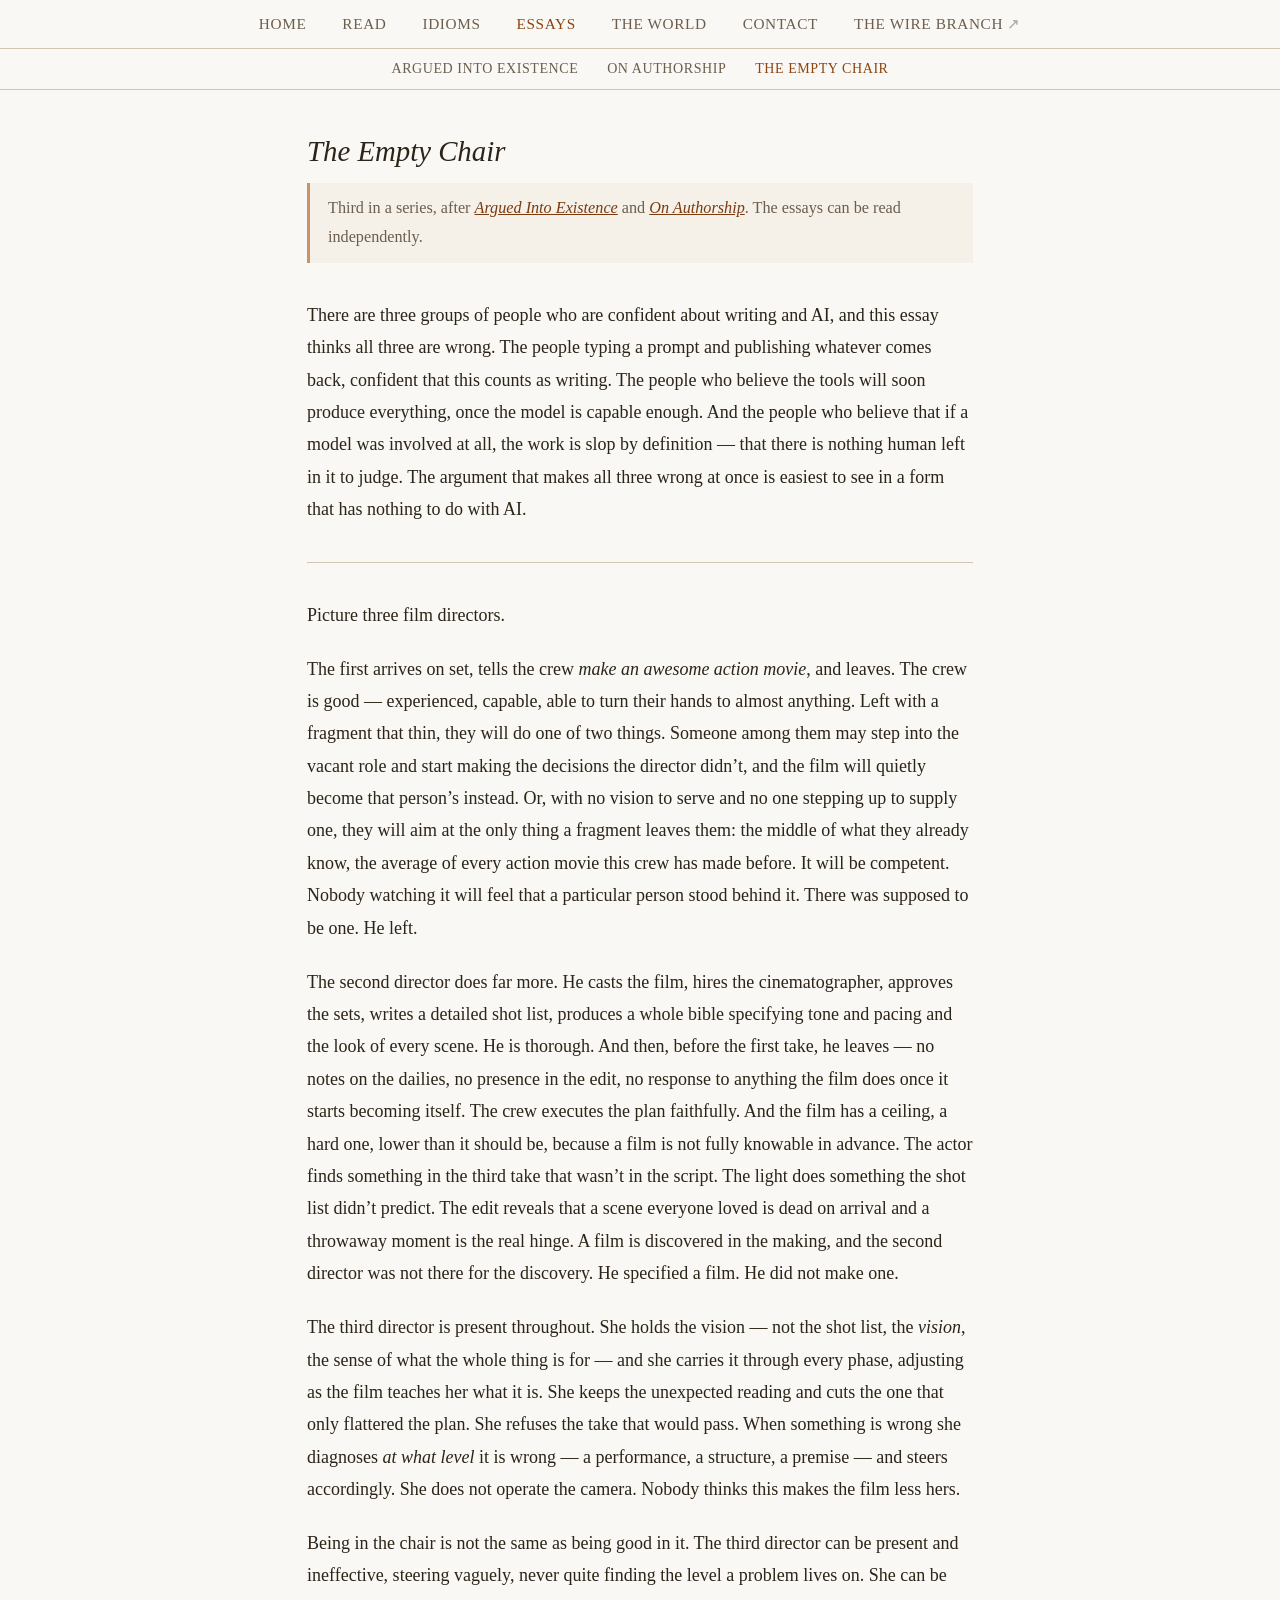
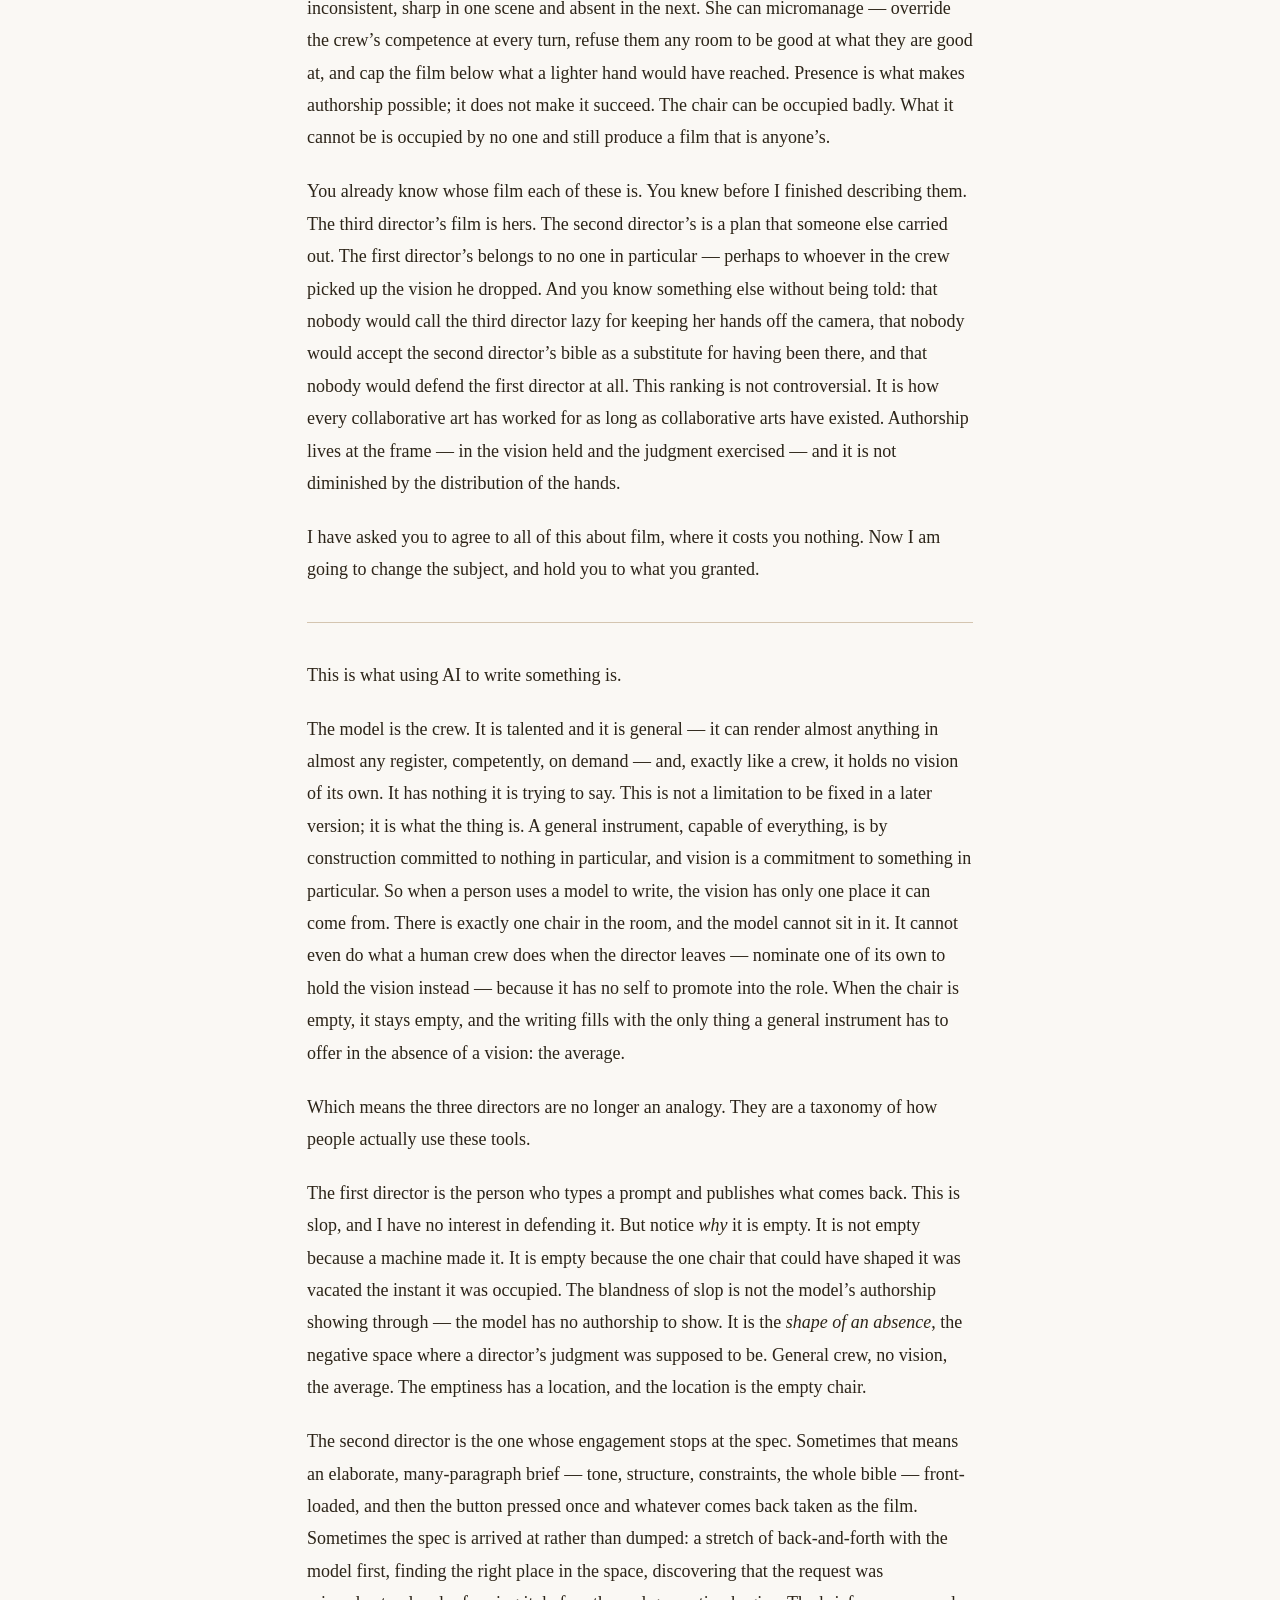
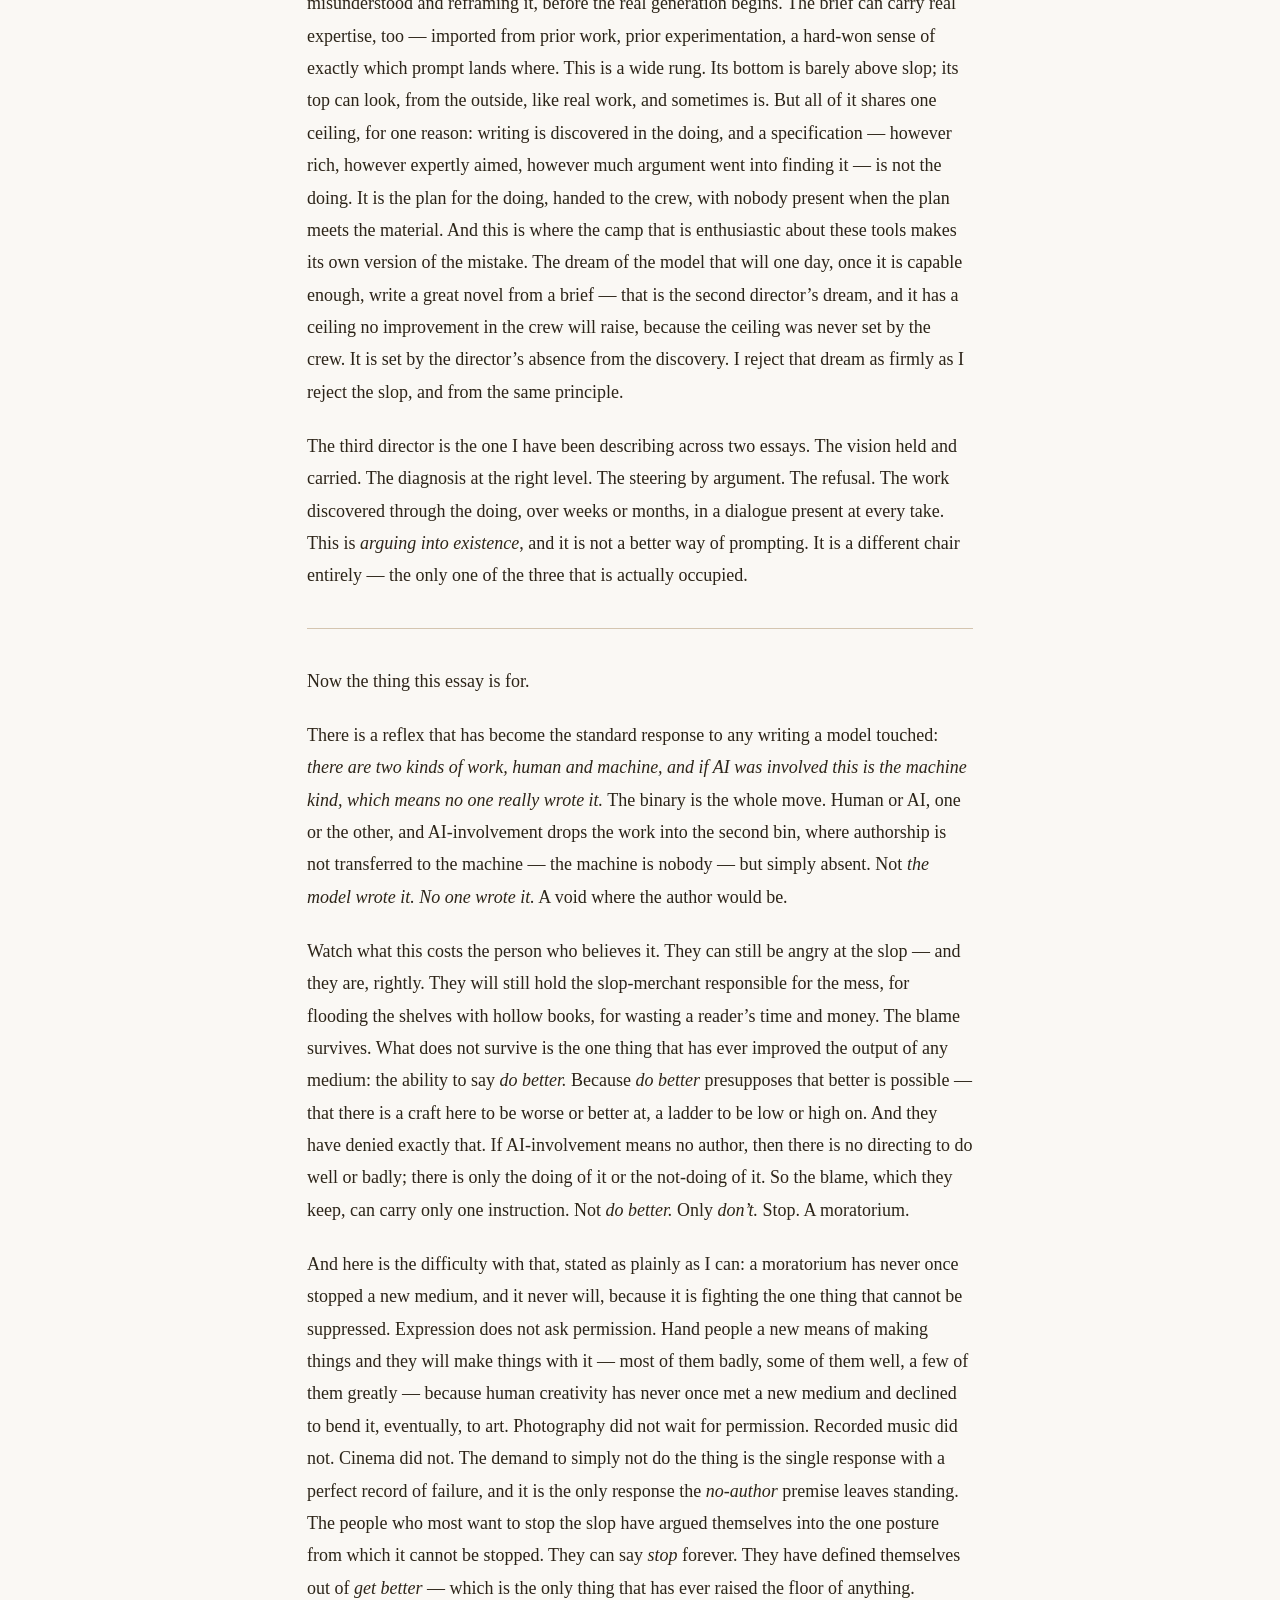
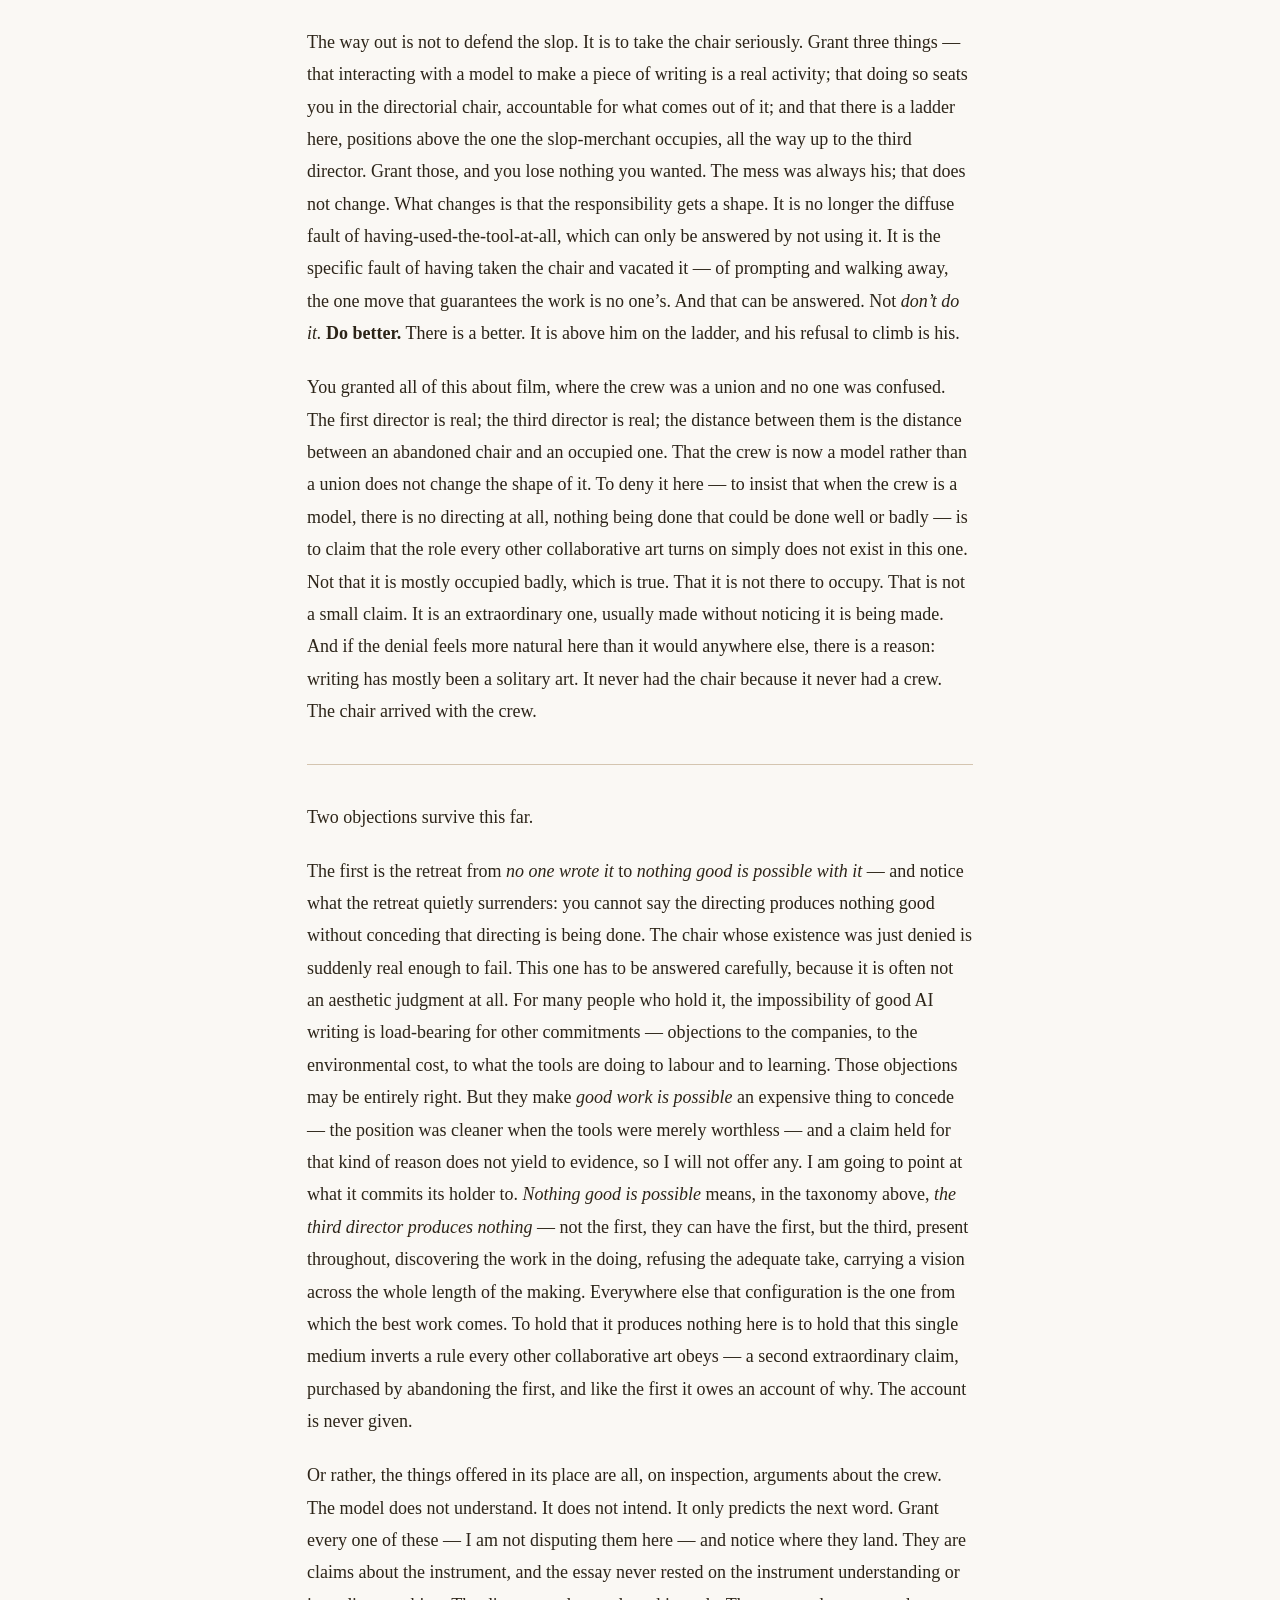
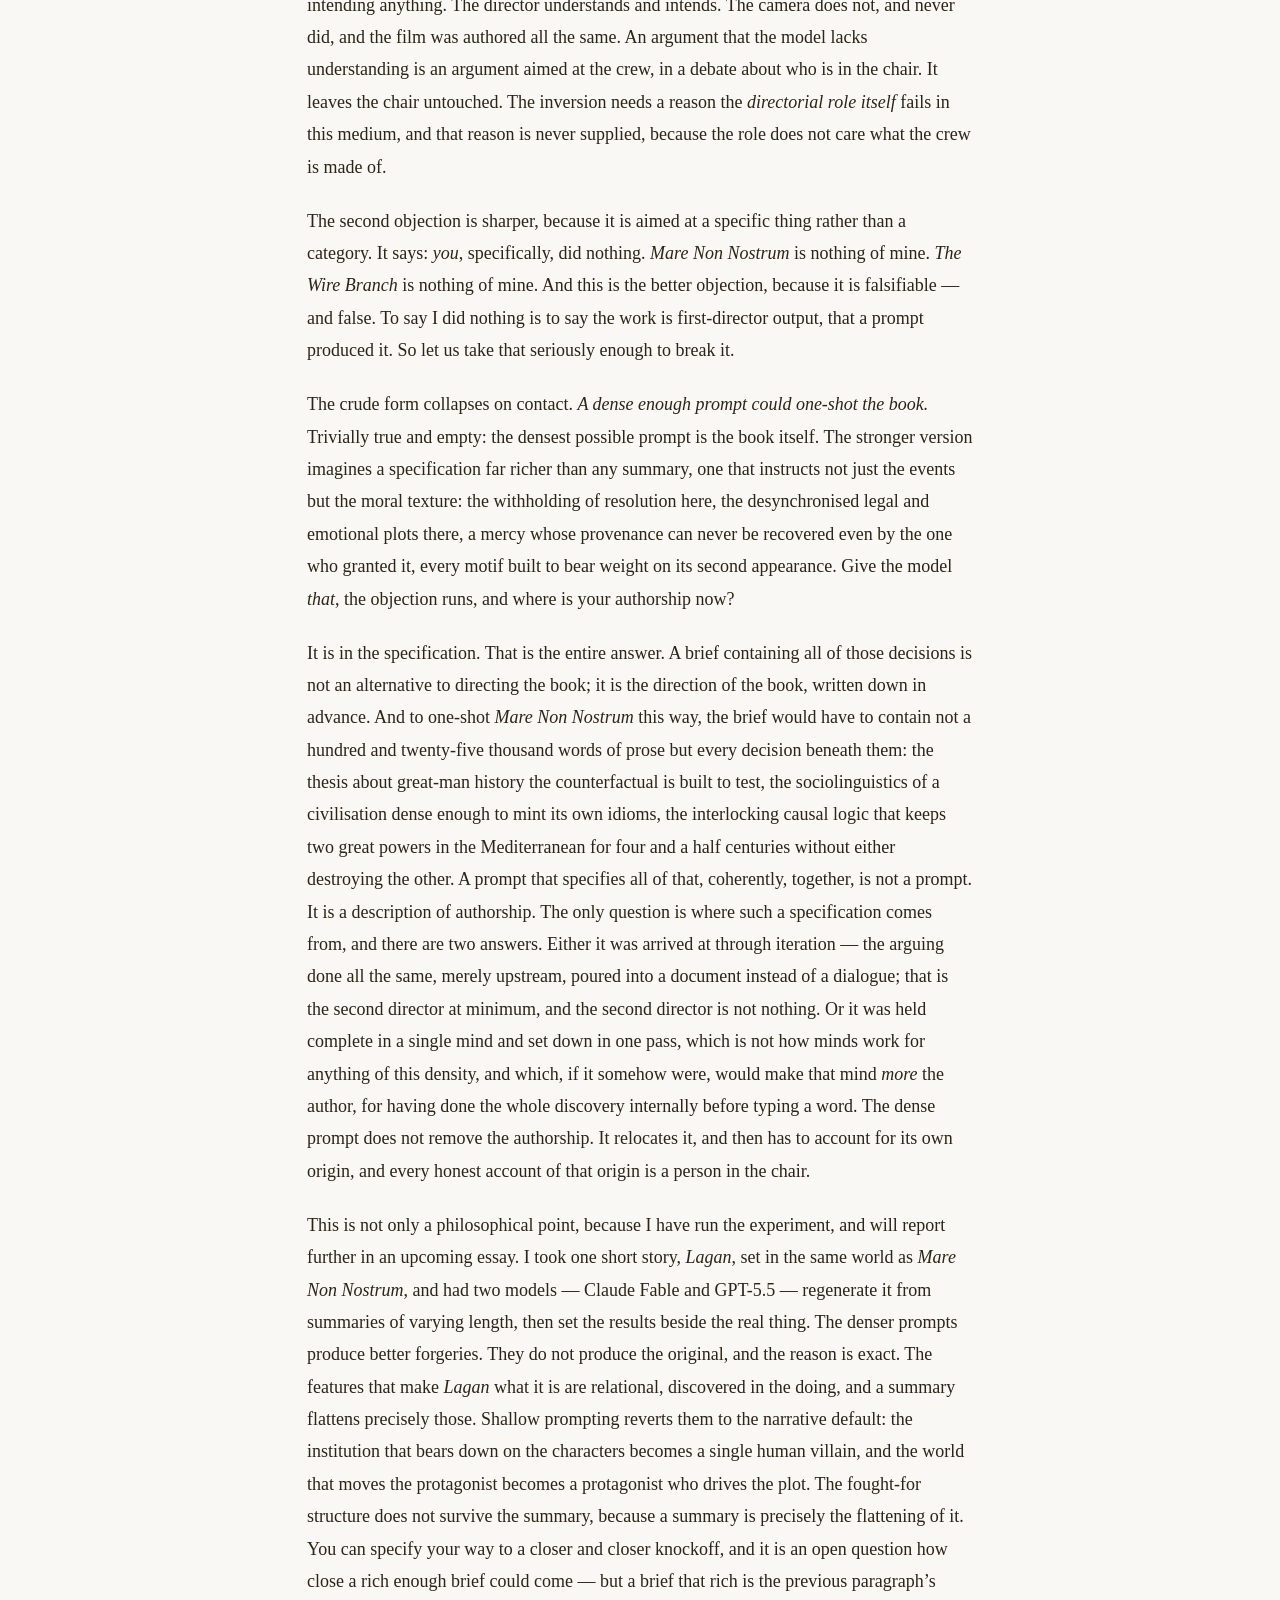
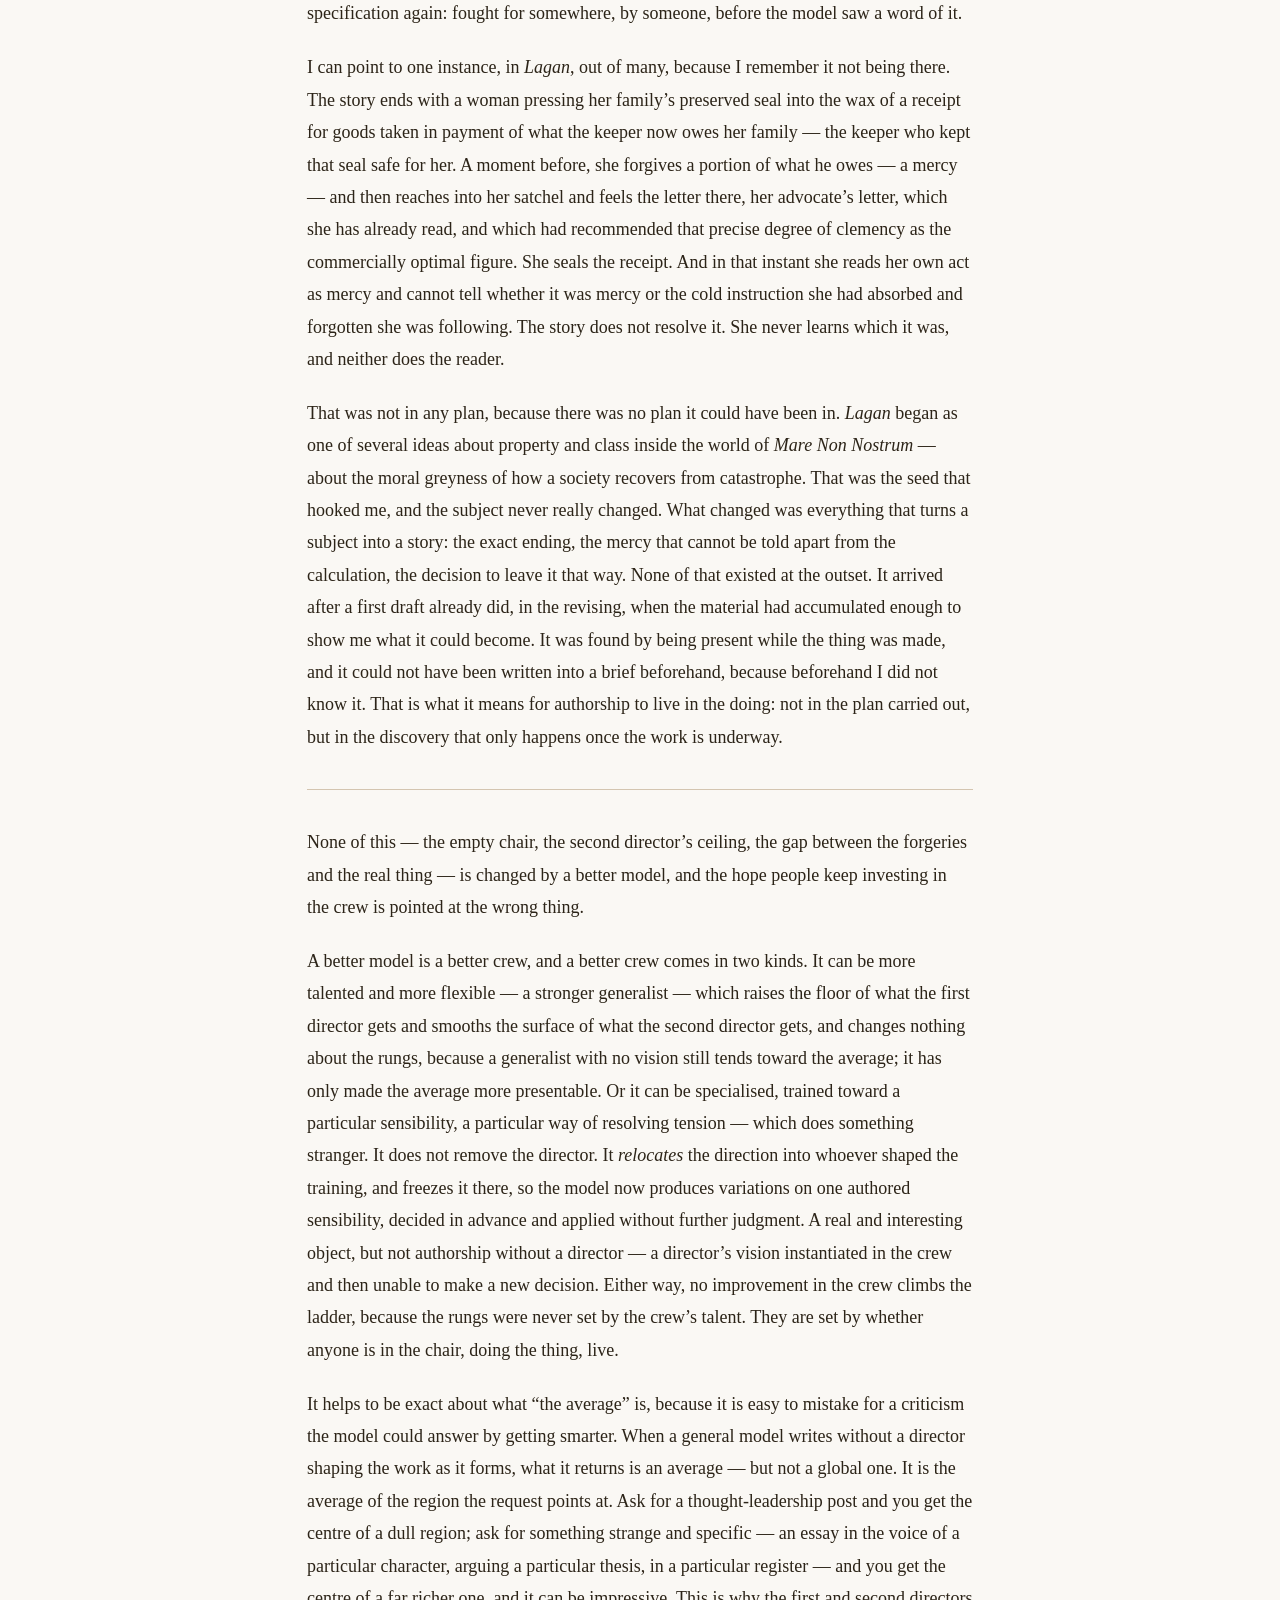
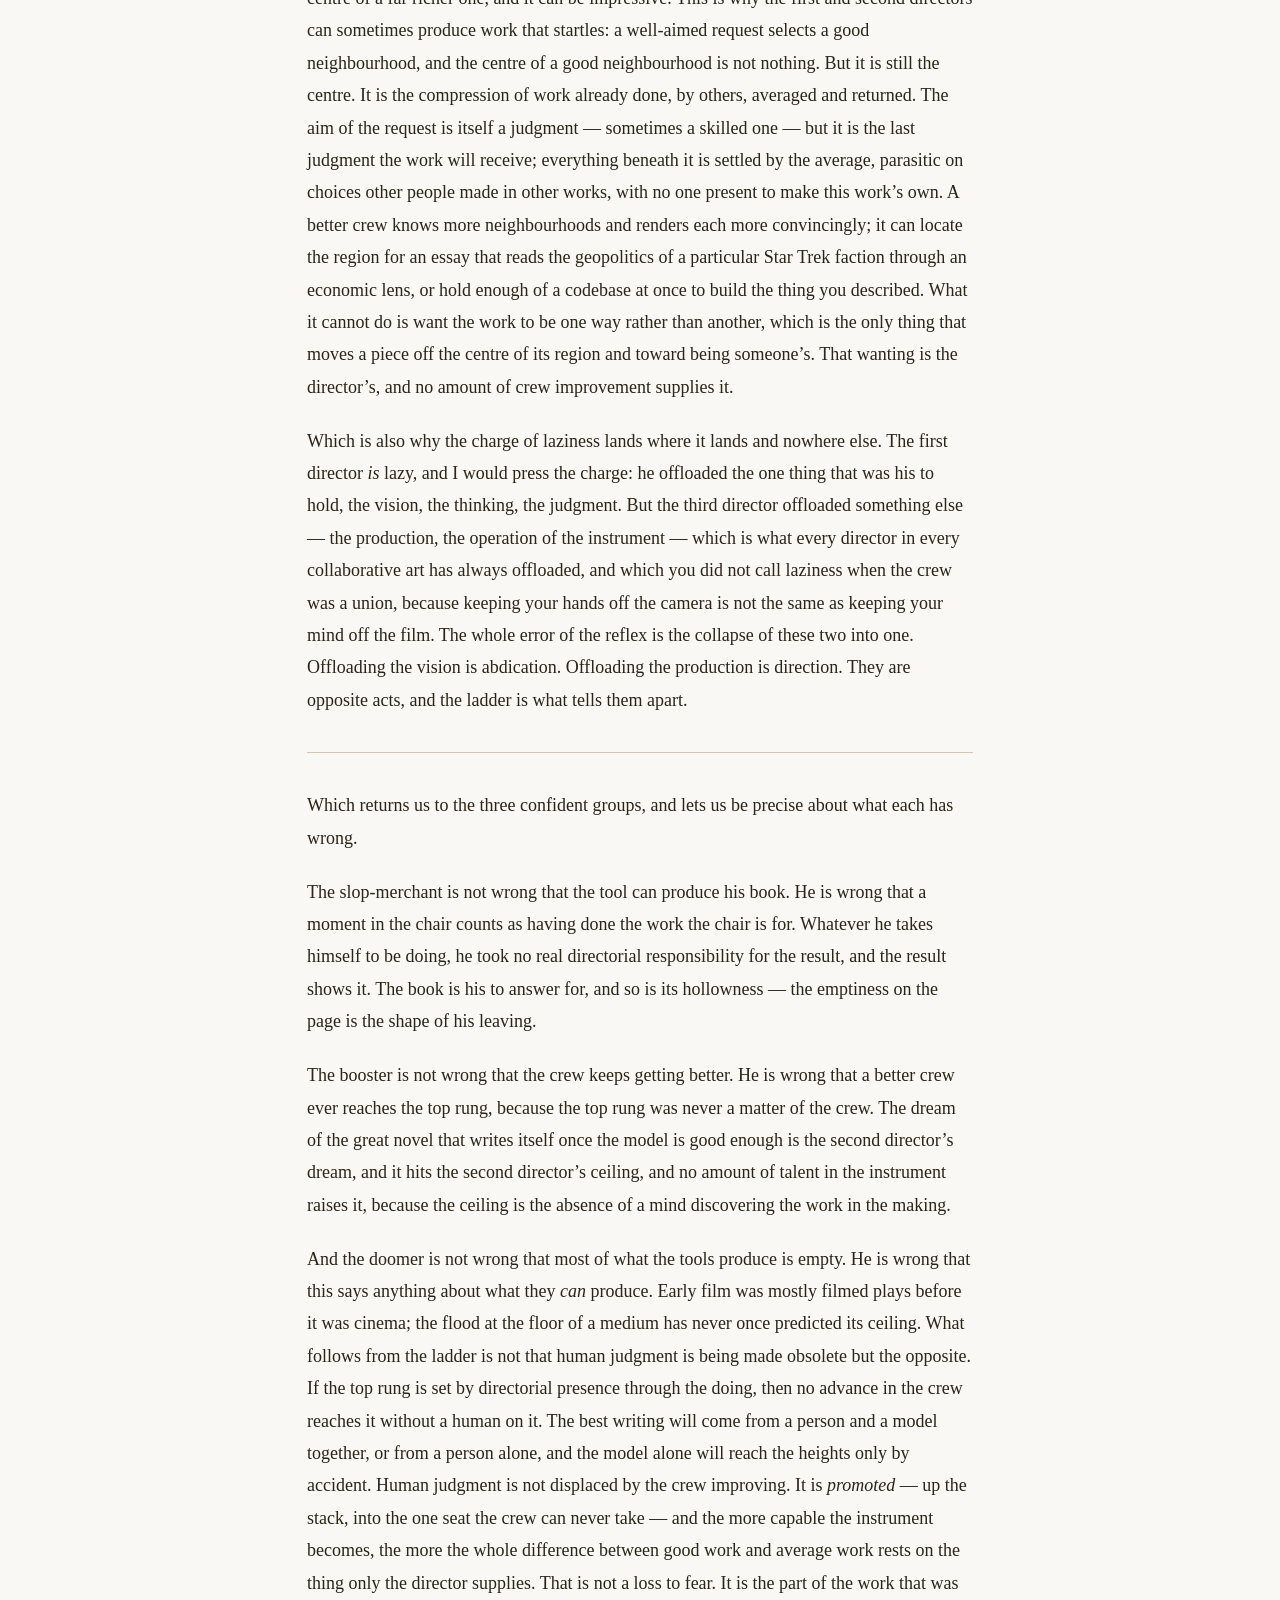
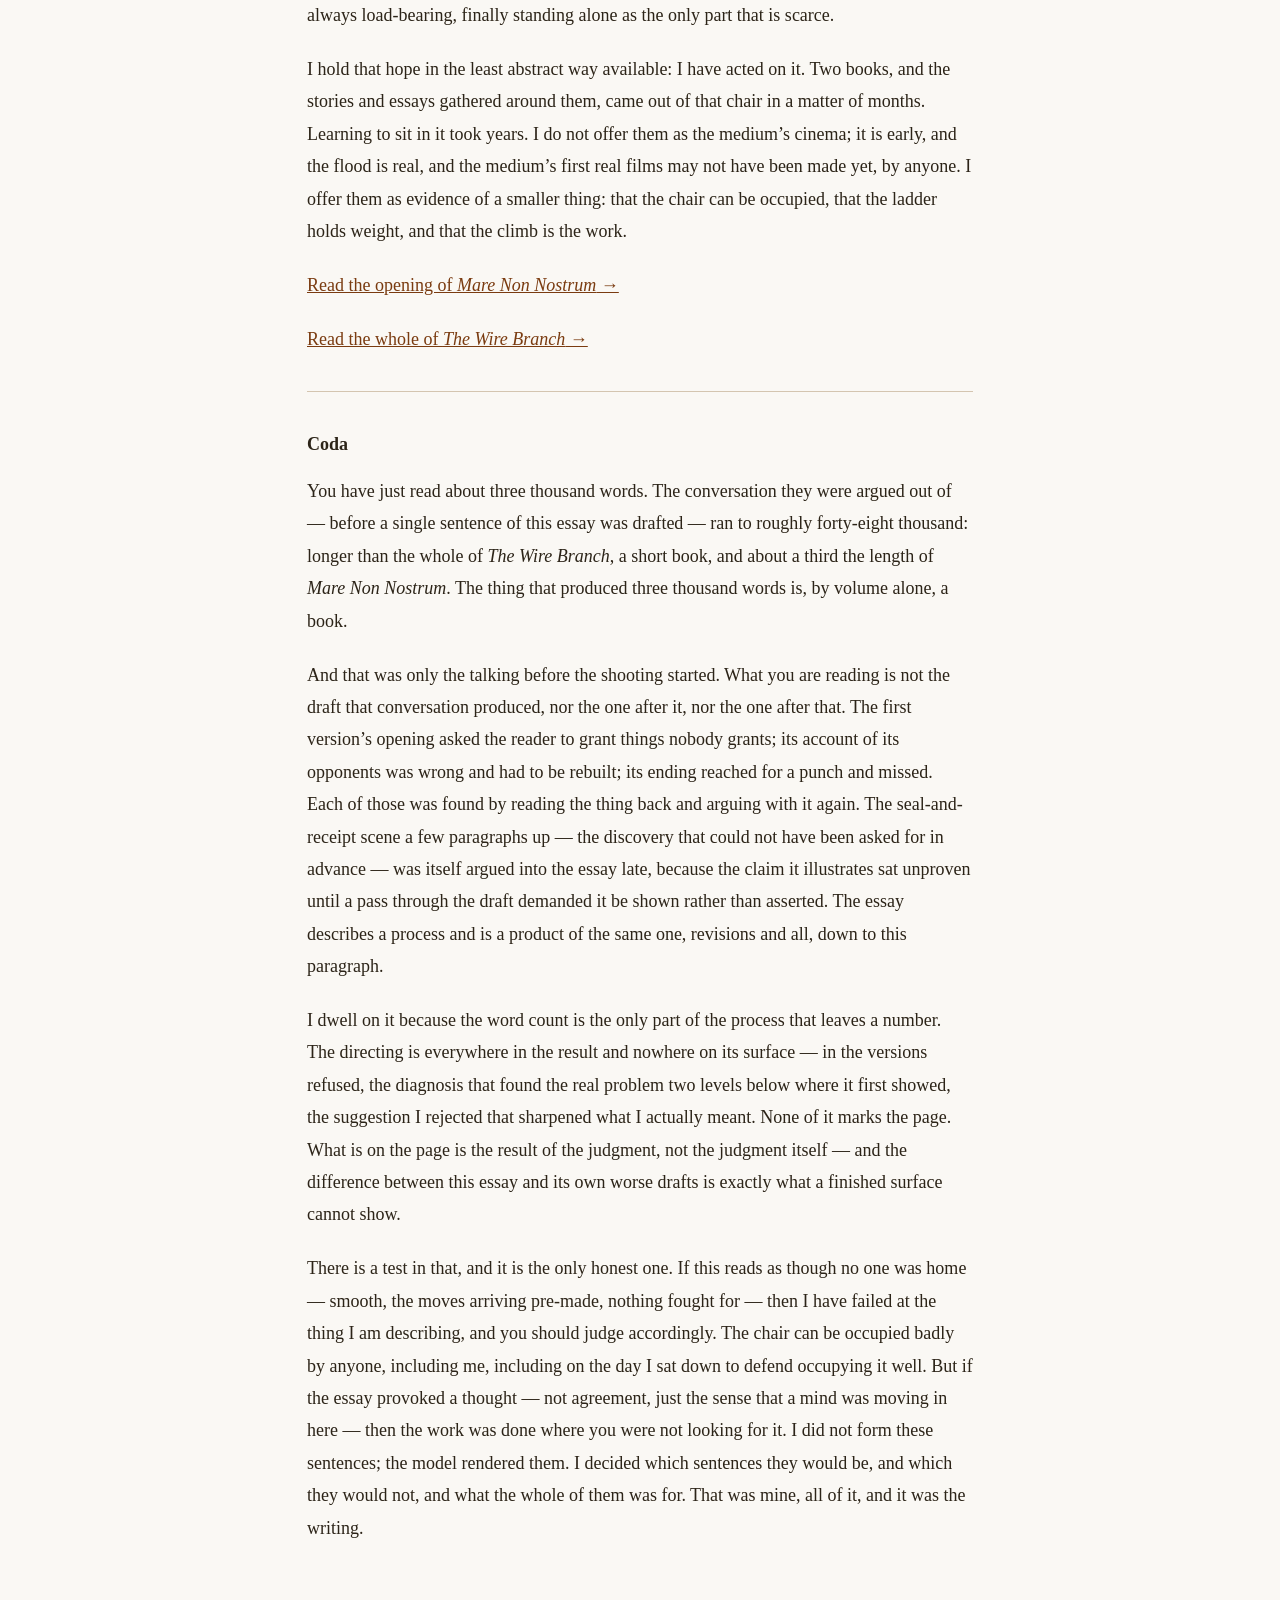
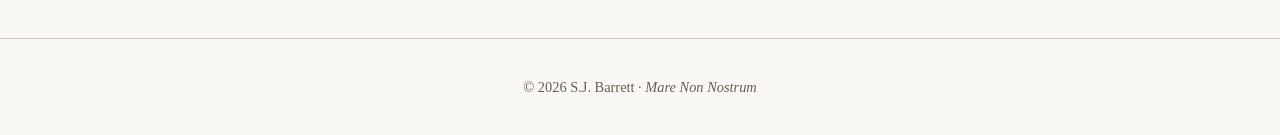
<file: essay-the-empty-chair.html>
<!DOCTYPE html>
<html lang="en">
<head>
  <meta charset="utf-8">
  <meta name="viewport" content="width=device-width, initial-scale=1">
  <title>The Empty Chair — Mare Non Nostrum</title>
  <meta name="description" content="Three film directors, one chair, and the reflex that says no one wrote it — on slop, boosters, doomers, and where authorship lives when a model renders the prose.">
  <link rel="stylesheet" href="style.css">
</head>
<body>

<nav>
  <a href="index.html">Home</a>
  <a href="read.html">Read</a>
  <a href="idioms.html">Idioms</a>
  <a href="essay.html" class="active">Essays</a>
  <a href="world.html">The World</a>
  <a href="index.html#contact">Contact</a>
  <a href="https://thewirebranch.com/" class="ext">The Wire Branch</a>
</nav>

<div class="subnav">
  <a href="essay.html">Argued Into Existence</a>
  <a href="essay-on-authorship.html">On Authorship</a>
  <a href="essay-the-empty-chair.html" class="active">The Empty Chair</a>
</div>

<div class="container">
  <div class="essay-content">

    <h1>The Empty Chair</h1>

    <div class="companion-note">Third in a series, after <a href="essay.html"><em>Argued Into Existence</em></a> and <a href="essay-on-authorship.html"><em>On Authorship</em></a>. The essays can be read independently.</div>

    <p>There are three groups of people who are confident about writing and AI, and this essay thinks all three are wrong. The people typing a prompt and publishing whatever comes back, confident that this counts as writing. The people who believe the tools will soon produce everything, once the model is capable enough. And the people who believe that if a model was involved at all, the work is slop by definition — that there is nothing human left in it to judge. The argument that makes all three wrong at once is easiest to see in a form that has nothing to do with AI.</p>

    <hr>

    <p>Picture three film directors.</p>

    <p>The first arrives on set, tells the crew <em>make an awesome action movie</em>, and leaves. The crew is good — experienced, capable, able to turn their hands to almost anything. Left with a fragment that thin, they will do one of two things. Someone among them may step into the vacant role and start making the decisions the director didn’t, and the film will quietly become that person’s instead. Or, with no vision to serve and no one stepping up to supply one, they will aim at the only thing a fragment leaves them: the middle of what they already know, the average of every action movie this crew has made before. It will be competent. Nobody watching it will feel that a particular person stood behind it. There was supposed to be one. He left.</p>

    <p>The second director does far more. He casts the film, hires the cinematographer, approves the sets, writes a detailed shot list, produces a whole bible specifying tone and pacing and the look of every scene. He is thorough. And then, before the first take, he leaves — no notes on the dailies, no presence in the edit, no response to anything the film does once it starts becoming itself. The crew executes the plan faithfully. And the film has a ceiling, a hard one, lower than it should be, because a film is not fully knowable in advance. The actor finds something in the third take that wasn’t in the script. The light does something the shot list didn’t predict. The edit reveals that a scene everyone loved is dead on arrival and a throwaway moment is the real hinge. A film is discovered in the making, and the second director was not there for the discovery. He specified a film. He did not make one.</p>

    <p>The third director is present throughout. She holds the vision — not the shot list, the <em>vision</em>, the sense of what the whole thing is for — and she carries it through every phase, adjusting as the film teaches her what it is. She keeps the unexpected reading and cuts the one that only flattered the plan. She refuses the take that would pass. When something is wrong she diagnoses <em>at what level</em> it is wrong — a performance, a structure, a premise — and steers accordingly. She does not operate the camera. Nobody thinks this makes the film less hers.</p>

    <p>Being in the chair is not the same as being good in it. The third director can be present and ineffective, steering vaguely, never quite finding the level a problem lives on. She can be inconsistent, sharp in one scene and absent in the next. She can micromanage — override the crew’s competence at every turn, refuse them any room to be good at what they are good at, and cap the film below what a lighter hand would have reached. Presence is what makes authorship possible; it does not make it succeed. The chair can be occupied badly. What it cannot be is occupied by no one and still produce a film that is anyone’s.</p>

    <p>You already know whose film each of these is. You knew before I finished describing them. The third director’s film is hers. The second director’s is a plan that someone else carried out. The first director’s belongs to no one in particular — perhaps to whoever in the crew picked up the vision he dropped. And you know something else without being told: that nobody would call the third director lazy for keeping her hands off the camera, that nobody would accept the second director’s bible as a substitute for having been there, and that nobody would defend the first director at all. This ranking is not controversial. It is how every collaborative art has worked for as long as collaborative arts have existed. Authorship lives at the frame — in the vision held and the judgment exercised — and it is not diminished by the distribution of the hands.</p>

    <p>I have asked you to agree to all of this about film, where it costs you nothing. Now I am going to change the subject, and hold you to what you granted.</p>

    <hr>

    <p>This is what using AI to write something is.</p>

    <p>The model is the crew. It is talented and it is general — it can render almost anything in almost any register, competently, on demand — and, exactly like a crew, it holds no vision of its own. It has nothing it is trying to say. This is not a limitation to be fixed in a later version; it is what the thing is. A general instrument, capable of everything, is by construction committed to nothing in particular, and vision is a commitment to something in particular. So when a person uses a model to write, the vision has only one place it can come from. There is exactly one chair in the room, and the model cannot sit in it. It cannot even do what a human crew does when the director leaves — nominate one of its own to hold the vision instead — because it has no self to promote into the role. When the chair is empty, it stays empty, and the writing fills with the only thing a general instrument has to offer in the absence of a vision: the average.</p>

    <p>Which means the three directors are no longer an analogy. They are a taxonomy of how people actually use these tools.</p>

    <p>The first director is the person who types a prompt and publishes what comes back. This is slop, and I have no interest in defending it. But notice <em>why</em> it is empty. It is not empty because a machine made it. It is empty because the one chair that could have shaped it was vacated the instant it was occupied. The blandness of slop is not the model’s authorship showing through — the model has no authorship to show. It is the <em>shape of an absence</em>, the negative space where a director’s judgment was supposed to be. General crew, no vision, the average. The emptiness has a location, and the location is the empty chair.</p>

    <p>The second director is the one whose engagement stops at the spec. Sometimes that means an elaborate, many-paragraph brief — tone, structure, constraints, the whole bible — front-loaded, and then the button pressed once and whatever comes back taken as the film. Sometimes the spec is arrived at rather than dumped: a stretch of back-and-forth with the model first, finding the right place in the space, discovering that the request was misunderstood and reframing it, before the real generation begins. The brief can carry real expertise, too — imported from prior work, prior experimentation, a hard-won sense of exactly which prompt lands where. This is a wide rung. Its bottom is barely above slop; its top can look, from the outside, like real work, and sometimes is. But all of it shares one ceiling, for one reason: writing is discovered in the doing, and a specification — however rich, however expertly aimed, however much argument went into finding it — is not the doing. It is the plan for the doing, handed to the crew, with nobody present when the plan meets the material. And this is where the camp that is enthusiastic about these tools makes its own version of the mistake. The dream of the model that will one day, once it is capable enough, write a great novel from a brief — that is the second director’s dream, and it has a ceiling no improvement in the crew will raise, because the ceiling was never set by the crew. It is set by the director’s absence from the discovery. I reject that dream as firmly as I reject the slop, and from the same principle.</p>

    <p>The third director is the one I have been describing across two essays. The vision held and carried. The diagnosis at the right level. The steering by argument. The refusal. The work discovered through the doing, over weeks or months, in a dialogue present at every take. This is <em>arguing into existence</em>, and it is not a better way of prompting. It is a different chair entirely — the only one of the three that is actually occupied.</p>

    <hr>

    <p>Now the thing this essay is for.</p>

    <p>There is a reflex that has become the standard response to any writing a model touched: <em>there are two kinds of work, human and machine, and if AI was involved this is the machine kind, which means no one really wrote it.</em> The binary is the whole move. Human or AI, one or the other, and AI-involvement drops the work into the second bin, where authorship is not transferred to the machine — the machine is nobody — but simply absent. Not <em>the model wrote it.</em> <em>No one wrote it.</em> A void where the author would be.</p>

    <p>Watch what this costs the person who believes it. They can still be angry at the slop — and they are, rightly. They will still hold the slop-merchant responsible for the mess, for flooding the shelves with hollow books, for wasting a reader’s time and money. The blame survives. What does not survive is the one thing that has ever improved the output of any medium: the ability to say <em>do better.</em> Because <em>do better</em> presupposes that better is possible — that there is a craft here to be worse or better at, a ladder to be low or high on. And they have denied exactly that. If AI-involvement means no author, then there is no directing to do well or badly; there is only the doing of it or the not-doing of it. So the blame, which they keep, can carry only one instruction. Not <em>do better.</em> Only <em>don’t.</em> Stop. A moratorium.</p>

    <p>And here is the difficulty with that, stated as plainly as I can: a moratorium has never once stopped a new medium, and it never will, because it is fighting the one thing that cannot be suppressed. Expression does not ask permission. Hand people a new means of making things and they will make things with it — most of them badly, some of them well, a few of them greatly — because human creativity has never once met a new medium and declined to bend it, eventually, to art. Photography did not wait for permission. Recorded music did not. Cinema did not. The demand to simply not do the thing is the single response with a perfect record of failure, and it is the only response the <em>no-author</em> premise leaves standing. The people who most want to stop the slop have argued themselves into the one posture from which it cannot be stopped. They can say <em>stop</em> forever. They have defined themselves out of <em>get better</em> — which is the only thing that has ever raised the floor of anything.</p>

    <p>The way out is not to defend the slop. It is to take the chair seriously. Grant three things — that interacting with a model to make a piece of writing is a real activity; that doing so seats you in the directorial chair, accountable for what comes out of it; and that there is a ladder here, positions above the one the slop-merchant occupies, all the way up to the third director. Grant those, and you lose nothing you wanted. The mess was always his; that does not change. What changes is that the responsibility gets a shape. It is no longer the diffuse fault of having-used-the-tool-at-all, which can only be answered by not using it. It is the specific fault of having taken the chair and vacated it — of prompting and walking away, the one move that guarantees the work is no one’s. And that can be answered. Not <em>don’t do it.</em> <strong>Do better.</strong> There is a better. It is above him on the ladder, and his refusal to climb is his.</p>

    <p>You granted all of this about film, where the crew was a union and no one was confused. The first director is real; the third director is real; the distance between them is the distance between an abandoned chair and an occupied one. That the crew is now a model rather than a union does not change the shape of it. To deny it here — to insist that when the crew is a model, there is no directing at all, nothing being done that could be done well or badly — is to claim that the role every other collaborative art turns on simply does not exist in this one. Not that it is mostly occupied badly, which is true. That it is not there to occupy. That is not a small claim. It is an extraordinary one, usually made without noticing it is being made. And if the denial feels more natural here than it would anywhere else, there is a reason: writing has mostly been a solitary art. It never had the chair because it never had a crew. The chair arrived with the crew.</p>

    <hr>

    <p>Two objections survive this far.</p>

    <p>The first is the retreat from <em>no one wrote it</em> to <em>nothing good is possible with it</em> — and notice what the retreat quietly surrenders: you cannot say the directing produces nothing good without conceding that directing is being done. The chair whose existence was just denied is suddenly real enough to fail. This one has to be answered carefully, because it is often not an aesthetic judgment at all. For many people who hold it, the impossibility of good AI writing is load-bearing for other commitments — objections to the companies, to the environmental cost, to what the tools are doing to labour and to learning. Those objections may be entirely right. But they make <em>good work is possible</em> an expensive thing to concede — the position was cleaner when the tools were merely worthless — and a claim held for that kind of reason does not yield to evidence, so I will not offer any. I am going to point at what it commits its holder to. <em>Nothing good is possible</em> means, in the taxonomy above, <em>the third director produces nothing</em> — not the first, they can have the first, but the third, present throughout, discovering the work in the doing, refusing the adequate take, carrying a vision across the whole length of the making. Everywhere else that configuration is the one from which the best work comes. To hold that it produces nothing here is to hold that this single medium inverts a rule every other collaborative art obeys — a second extraordinary claim, purchased by abandoning the first, and like the first it owes an account of why. The account is never given.</p>

    <p>Or rather, the things offered in its place are all, on inspection, arguments about the crew. The model does not understand. It does not intend. It only predicts the next word. Grant every one of these — I am not disputing them here — and notice where they land. They are claims about the instrument, and the essay never rested on the instrument understanding or intending anything. The director understands and intends. The camera does not, and never did, and the film was authored all the same. An argument that the model lacks understanding is an argument aimed at the crew, in a debate about who is in the chair. It leaves the chair untouched. The inversion needs a reason the <em>directorial role itself</em> fails in this medium, and that reason is never supplied, because the role does not care what the crew is made of.</p>

    <p>The second objection is sharper, because it is aimed at a specific thing rather than a category. It says: <em>you</em>, specifically, did nothing. <em>Mare Non Nostrum</em> is nothing of mine. <em>The Wire Branch</em> is nothing of mine. And this is the better objection, because it is falsifiable — and false. To say I did nothing is to say the work is first-director output, that a prompt produced it. So let us take that seriously enough to break it.</p>

    <p>The crude form collapses on contact. <em>A dense enough prompt could one-shot the book.</em> Trivially true and empty: the densest possible prompt is the book itself. The stronger version imagines a specification far richer than any summary, one that instructs not just the events but the moral texture: the withholding of resolution here, the desynchronised legal and emotional plots there, a mercy whose provenance can never be recovered even by the one who granted it, every motif built to bear weight on its second appearance. Give the model <em>that</em>, the objection runs, and where is your authorship now?</p>

    <p>It is in the specification. That is the entire answer. A brief containing all of those decisions is not an alternative to directing the book; it is the direction of the book, written down in advance. And to one-shot <em>Mare Non Nostrum</em> this way, the brief would have to contain not a hundred and twenty-five thousand words of prose but every decision beneath them: the thesis about great-man history the counterfactual is built to test, the sociolinguistics of a civilisation dense enough to mint its own idioms, the interlocking causal logic that keeps two great powers in the Mediterranean for four and a half centuries without either destroying the other. A prompt that specifies all of that, coherently, together, is not a prompt. It is a description of authorship. The only question is where such a specification comes from, and there are two answers. Either it was arrived at through iteration — the arguing done all the same, merely upstream, poured into a document instead of a dialogue; that is the second director at minimum, and the second director is not nothing. Or it was held complete in a single mind and set down in one pass, which is not how minds work for anything of this density, and which, if it somehow were, would make that mind <em>more</em> the author, for having done the whole discovery internally before typing a word. The dense prompt does not remove the authorship. It relocates it, and then has to account for its own origin, and every honest account of that origin is a person in the chair.</p>

    <p>This is not only a philosophical point, because I have run the experiment, and will report further in an upcoming essay. I took one short story, <em>Lagan</em>, set in the same world as <em>Mare Non Nostrum</em>, and had two models — Claude Fable and GPT-5.5 — regenerate it from summaries of varying length, then set the results beside the real thing. The denser prompts produce better forgeries. They do not produce the original, and the reason is exact. The features that make <em>Lagan</em> what it is are relational, discovered in the doing, and a summary flattens precisely those. Shallow prompting reverts them to the narrative default: the institution that bears down on the characters becomes a single human villain, and the world that moves the protagonist becomes a protagonist who drives the plot. The fought-for structure does not survive the summary, because a summary is precisely the flattening of it. You can specify your way to a closer and closer knockoff, and it is an open question how close a rich enough brief could come — but a brief that rich is the previous paragraph’s specification again: fought for somewhere, by someone, before the model saw a word of it.</p>

    <p>I can point to one instance, in <em>Lagan</em>, out of many, because I remember it not being there. The story ends with a woman pressing her family’s preserved seal into the wax of a receipt for goods taken in payment of what the keeper now owes her family — the keeper who kept that seal safe for her. A moment before, she forgives a portion of what he owes — a mercy — and then reaches into her satchel and feels the letter there, her advocate’s letter, which she has already read, and which had recommended that precise degree of clemency as the commercially optimal figure. She seals the receipt. And in that instant she reads her own act as mercy and cannot tell whether it was mercy or the cold instruction she had absorbed and forgotten she was following. The story does not resolve it. She never learns which it was, and neither does the reader.</p>

    <p>That was not in any plan, because there was no plan it could have been in. <em>Lagan</em> began as one of several ideas about property and class inside the world of <em>Mare Non Nostrum</em> — about the moral greyness of how a society recovers from catastrophe. That was the seed that hooked me, and the subject never really changed. What changed was everything that turns a subject into a story: the exact ending, the mercy that cannot be told apart from the calculation, the decision to leave it that way. None of that existed at the outset. It arrived after a first draft already did, in the revising, when the material had accumulated enough to show me what it could become. It was found by being present while the thing was made, and it could not have been written into a brief beforehand, because beforehand I did not know it. That is what it means for authorship to live in the doing: not in the plan carried out, but in the discovery that only happens once the work is underway.</p>

    <hr>

    <p>None of this — the empty chair, the second director’s ceiling, the gap between the forgeries and the real thing — is changed by a better model, and the hope people keep investing in the crew is pointed at the wrong thing.</p>

    <p>A better model is a better crew, and a better crew comes in two kinds. It can be more talented and more flexible — a stronger generalist — which raises the floor of what the first director gets and smooths the surface of what the second director gets, and changes nothing about the rungs, because a generalist with no vision still tends toward the average; it has only made the average more presentable. Or it can be specialised, trained toward a particular sensibility, a particular way of resolving tension — which does something stranger. It does not remove the director. It <em>relocates</em> the direction into whoever shaped the training, and freezes it there, so the model now produces variations on one authored sensibility, decided in advance and applied without further judgment. A real and interesting object, but not authorship without a director — a director’s vision instantiated in the crew and then unable to make a new decision. Either way, no improvement in the crew climbs the ladder, because the rungs were never set by the crew’s talent. They are set by whether anyone is in the chair, doing the thing, live.</p>

    <p>It helps to be exact about what “the average” is, because it is easy to mistake for a criticism the model could answer by getting smarter. When a general model writes without a director shaping the work as it forms, what it returns is an average — but not a global one. It is the average of the region the request points at. Ask for a thought-leadership post and you get the centre of a dull region; ask for something strange and specific — an essay in the voice of a particular character, arguing a particular thesis, in a particular register — and you get the centre of a far richer one, and it can be impressive. This is why the first and second directors can sometimes produce work that startles: a well-aimed request selects a good neighbourhood, and the centre of a good neighbourhood is not nothing. But it is still the centre. It is the compression of work already done, by others, averaged and returned. The aim of the request is itself a judgment — sometimes a skilled one — but it is the last judgment the work will receive; everything beneath it is settled by the average, parasitic on choices other people made in other works, with no one present to make this work’s own. A better crew knows more neighbourhoods and renders each more convincingly; it can locate the region for an essay that reads the geopolitics of a particular Star Trek faction through an economic lens, or hold enough of a codebase at once to build the thing you described. What it cannot do is want the work to be one way rather than another, which is the only thing that moves a piece off the centre of its region and toward being someone’s. That wanting is the director’s, and no amount of crew improvement supplies it.</p>

    <p>Which is also why the charge of laziness lands where it lands and nowhere else. The first director <em>is</em> lazy, and I would press the charge: he offloaded the one thing that was his to hold, the vision, the thinking, the judgment. But the third director offloaded something else — the production, the operation of the instrument — which is what every director in every collaborative art has always offloaded, and which you did not call laziness when the crew was a union, because keeping your hands off the camera is not the same as keeping your mind off the film. The whole error of the reflex is the collapse of these two into one. Offloading the vision is abdication. Offloading the production is direction. They are opposite acts, and the ladder is what tells them apart.</p>

    <hr>

    <p>Which returns us to the three confident groups, and lets us be precise about what each has wrong.</p>

    <p>The slop-merchant is not wrong that the tool can produce his book. He is wrong that a moment in the chair counts as having done the work the chair is for. Whatever he takes himself to be doing, he took no real directorial responsibility for the result, and the result shows it. The book is his to answer for, and so is its hollowness — the emptiness on the page is the shape of his leaving.</p>

    <p>The booster is not wrong that the crew keeps getting better. He is wrong that a better crew ever reaches the top rung, because the top rung was never a matter of the crew. The dream of the great novel that writes itself once the model is good enough is the second director’s dream, and it hits the second director’s ceiling, and no amount of talent in the instrument raises it, because the ceiling is the absence of a mind discovering the work in the making.</p>

    <p>And the doomer is not wrong that most of what the tools produce is empty. He is wrong that this says anything about what they <em>can</em> produce. Early film was mostly filmed plays before it was cinema; the flood at the floor of a medium has never once predicted its ceiling. What follows from the ladder is not that human judgment is being made obsolete but the opposite. If the top rung is set by directorial presence through the doing, then no advance in the crew reaches it without a human on it. The best writing will come from a person and a model together, or from a person alone, and the model alone will reach the heights only by accident. Human judgment is not displaced by the crew improving. It is <em>promoted</em> — up the stack, into the one seat the crew can never take — and the more capable the instrument becomes, the more the whole difference between good work and average work rests on the thing only the director supplies. That is not a loss to fear. It is the part of the work that was always load-bearing, finally standing alone as the only part that is scarce.</p>

    <p>I hold that hope in the least abstract way available: I have acted on it. Two books, and the stories and essays gathered around them, came out of that chair in a matter of months. Learning to sit in it took years. I do not offer them as the medium’s cinema; it is early, and the flood is real, and the medium’s first real films may not have been made yet, by anyone. I offer them as evidence of a smaller thing: that the chair can be occupied, that the ladder holds weight, and that the climb is the work.</p>

    <p><a href="read.html" style="color: var(--link);">Read the opening of <em>Mare Non Nostrum</em> &rarr;</a></p>

    <p><a href="https://thewirebranch.com/read/" style="color: var(--link);" target="_blank" rel="noopener">Read the whole of <em>The Wire Branch</em> &rarr;</a></p>

    <hr>

    <h2>Coda</h2>

    <p>You have just read about three thousand words. The conversation they were argued out of — before a single sentence of this essay was drafted — ran to roughly forty-eight thousand: longer than the whole of <em>The Wire Branch</em>, a short book, and about a third the length of <em>Mare Non Nostrum</em>. The thing that produced three thousand words is, by volume alone, a book.</p>

    <p>And that was only the talking before the shooting started. What you are reading is not the draft that conversation produced, nor the one after it, nor the one after that. The first version’s opening asked the reader to grant things nobody grants; its account of its opponents was wrong and had to be rebuilt; its ending reached for a punch and missed. Each of those was found by reading the thing back and arguing with it again. The seal-and-receipt scene a few paragraphs up — the discovery that could not have been asked for in advance — was itself argued into the essay late, because the claim it illustrates sat unproven until a pass through the draft demanded it be shown rather than asserted. The essay describes a process and is a product of the same one, revisions and all, down to this paragraph.</p>

    <p>I dwell on it because the word count is the only part of the process that leaves a number. The directing is everywhere in the result and nowhere on its surface — in the versions refused, the diagnosis that found the real problem two levels below where it first showed, the suggestion I rejected that sharpened what I actually meant. None of it marks the page. What is on the page is the result of the judgment, not the judgment itself — and the difference between this essay and its own worse drafts is exactly what a finished surface cannot show.</p>

    <p>There is a test in that, and it is the only honest one. If this reads as though no one was home — smooth, the moves arriving pre-made, nothing fought for — then I have failed at the thing I am describing, and you should judge accordingly. The chair can be occupied badly by anyone, including me, including on the day I sat down to defend occupying it well. But if the essay provoked a thought — not agreement, just the sense that a mind was moving in here — then the work was done where you were not looking for it. I did not form these sentences; the model rendered them. I decided which sentences they would be, and which they would not, and what the whole of them was for. That was mine, all of it, and it was the writing.</p>

  </div>
</div>

<footer>
  &copy; 2026 S.J. Barrett &middot; <a href="index.html"><em>Mare Non Nostrum</em></a>
</footer>

</body>
</html>
</file>
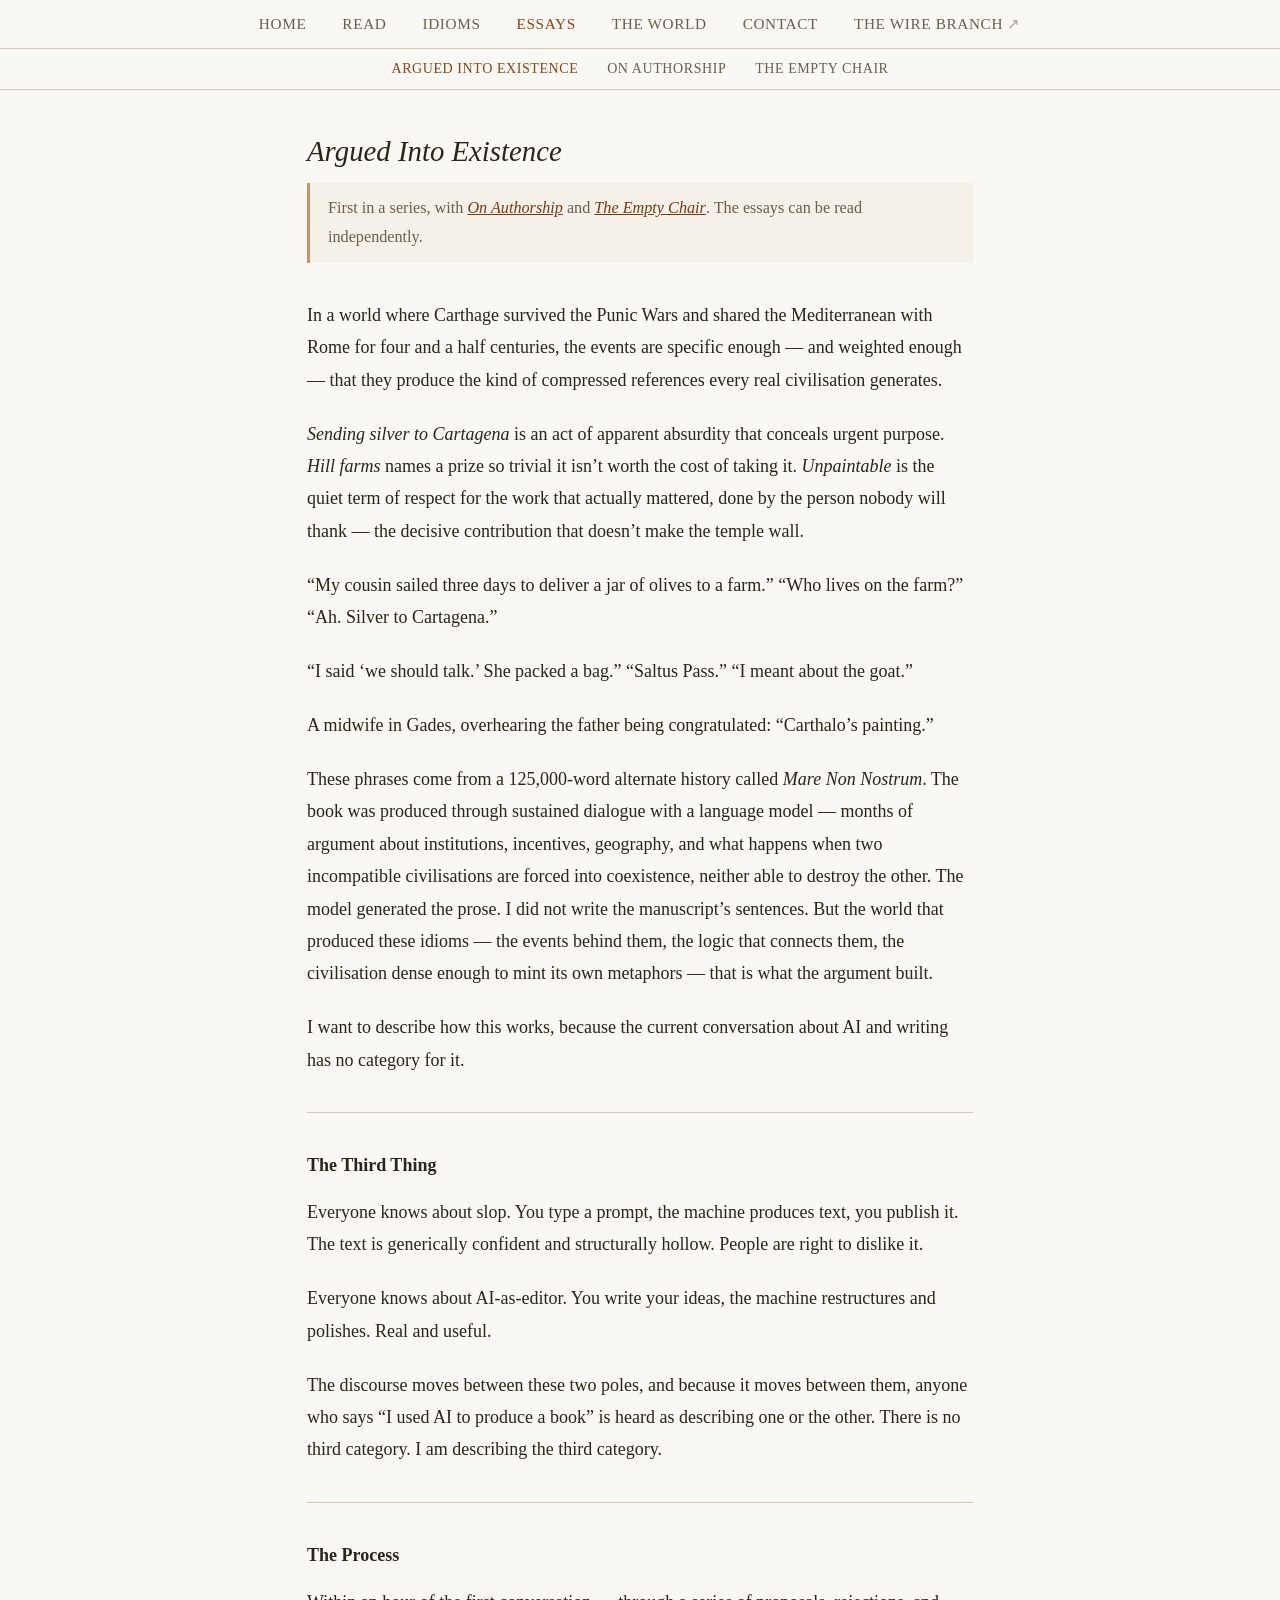
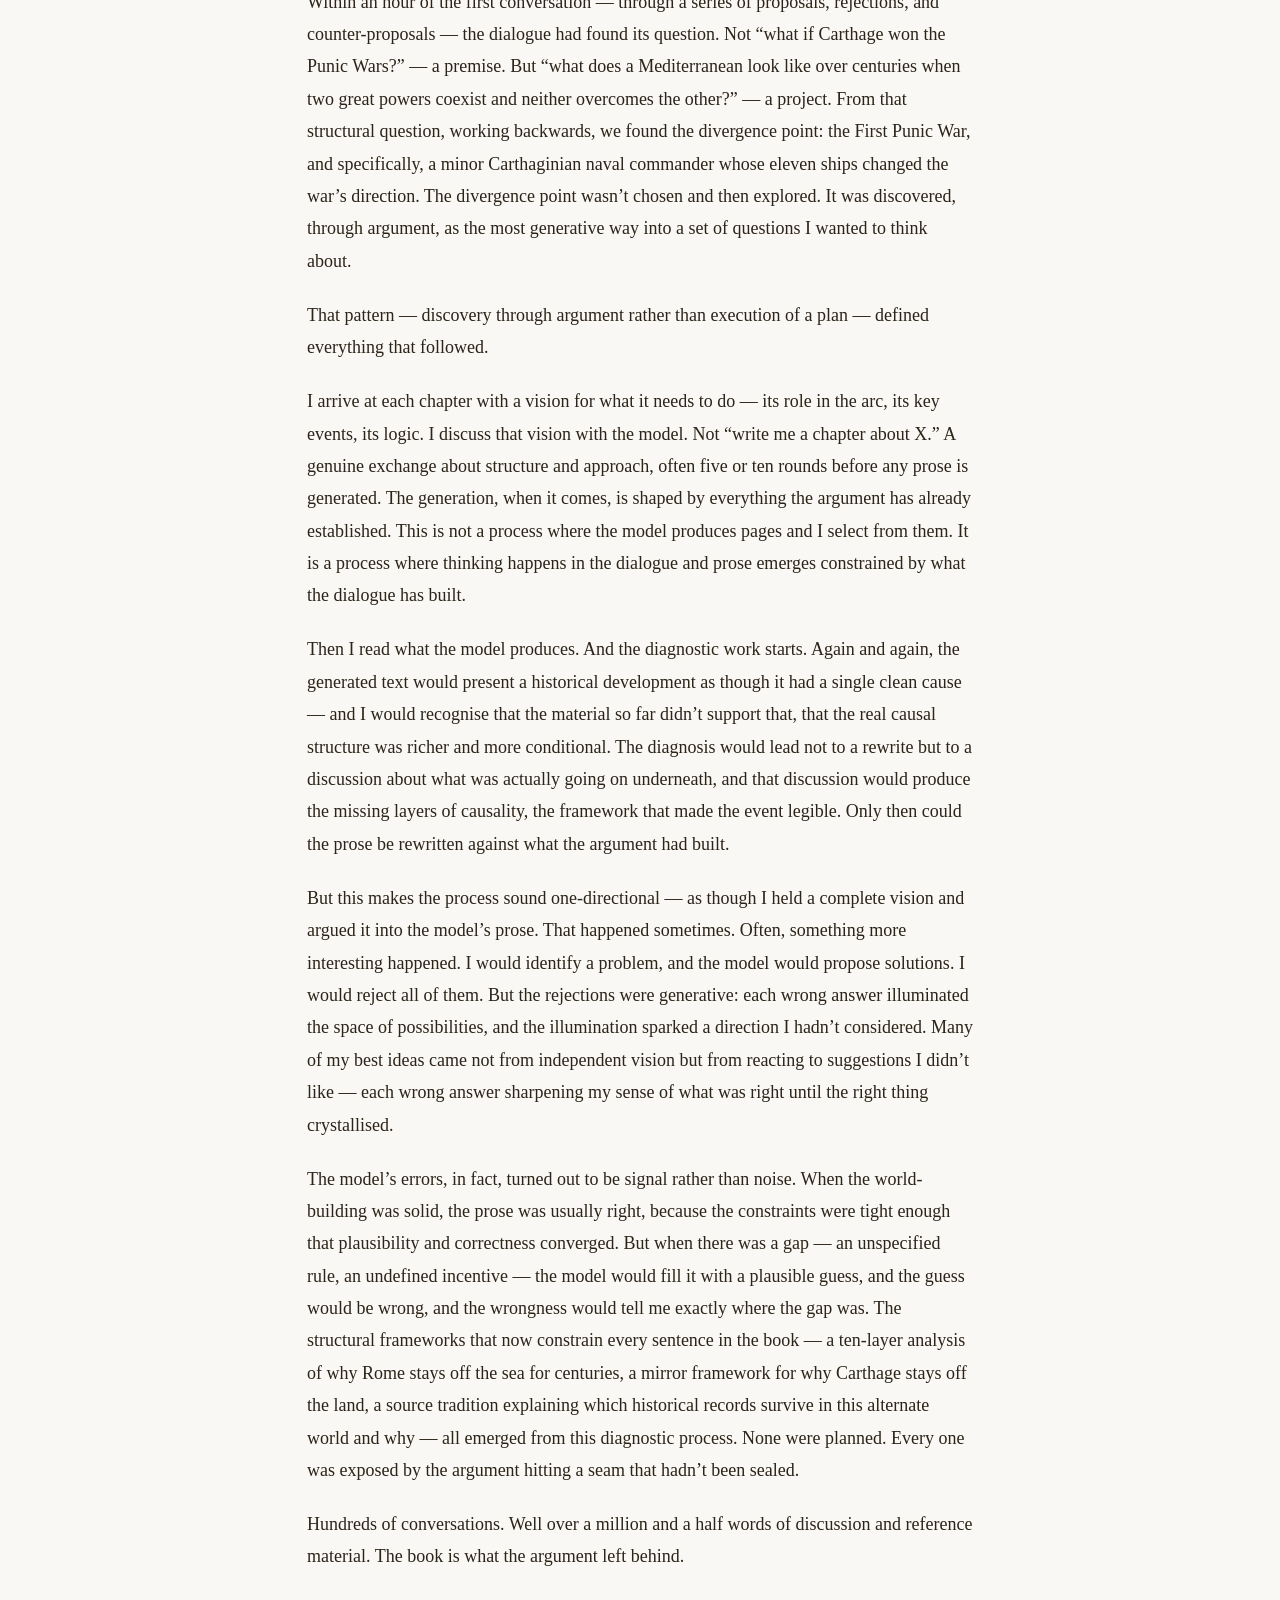
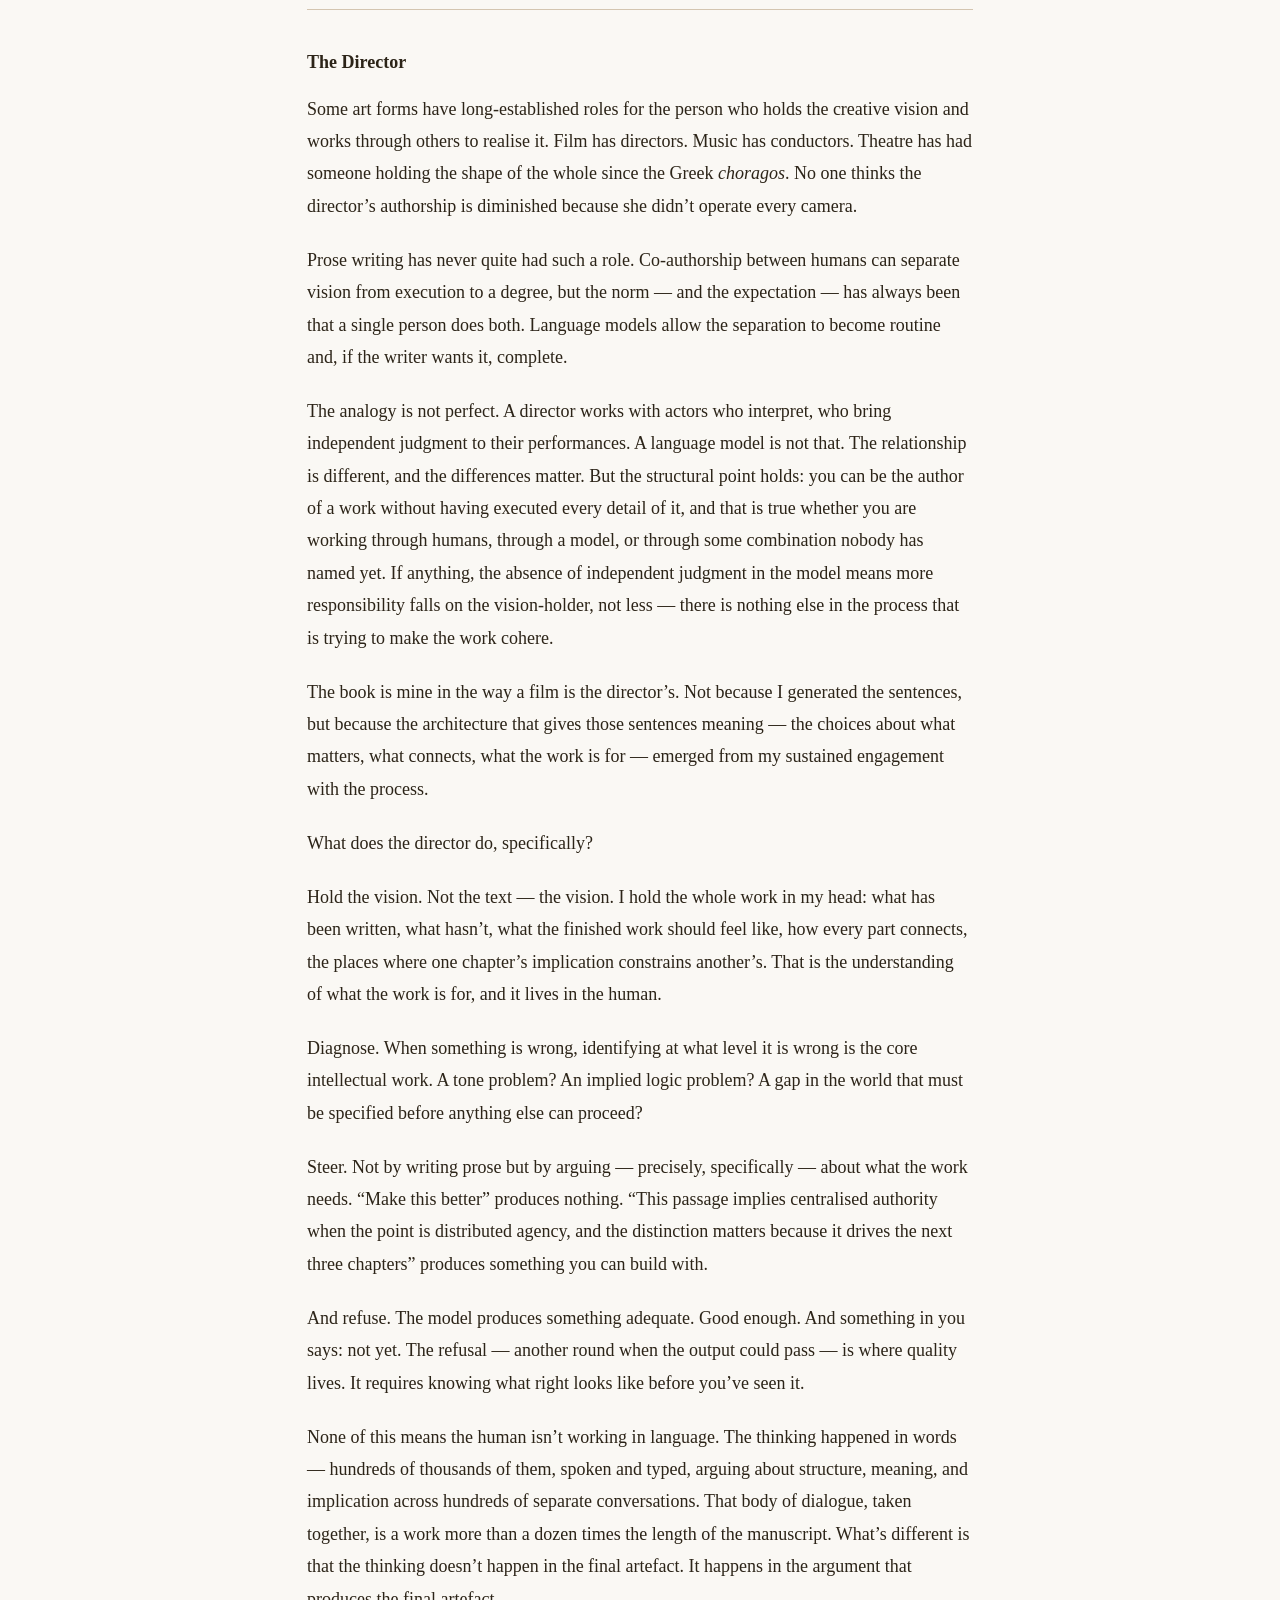
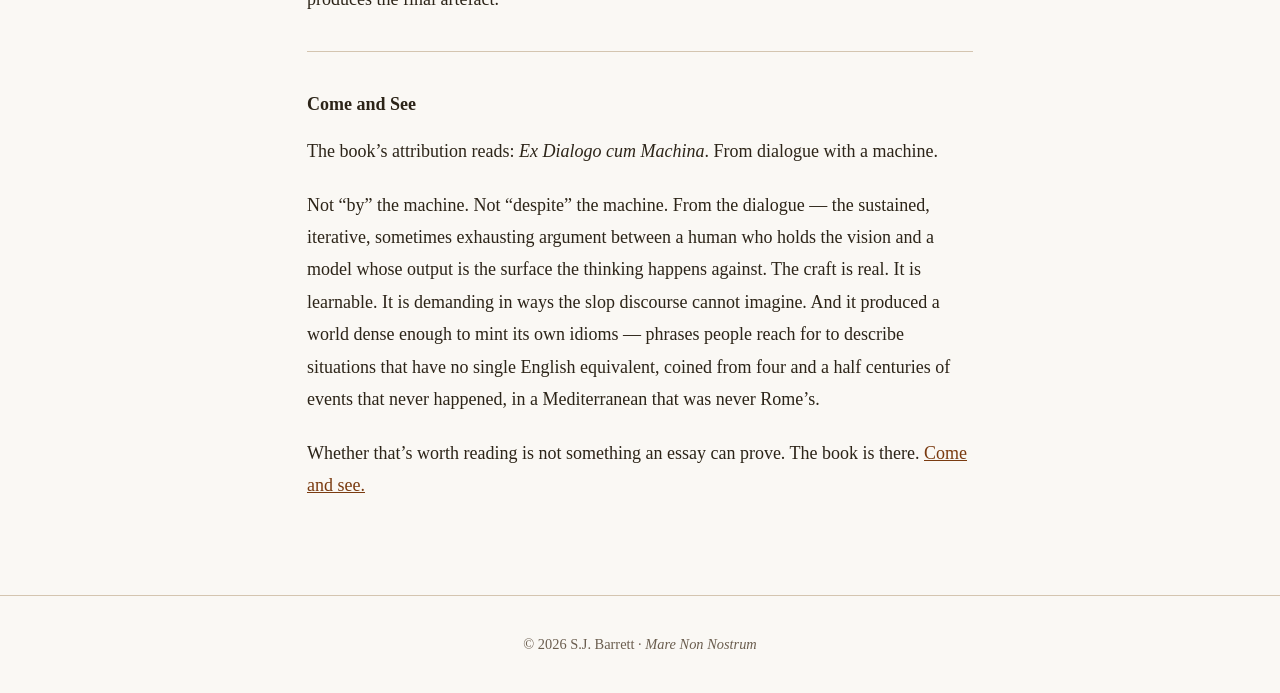
<file: essay.html>
<!DOCTYPE html>
<html lang="en">
<head>
  <meta charset="utf-8">
  <meta name="viewport" content="width=device-width, initial-scale=1">
  <title>Argued Into Existence — Mare Non Nostrum</title>
  <meta name="description" content="How Mare Non Nostrum was written — an essay on sustained dialogue with a language model, and the third category of AI-assisted writing.">
  <link rel="stylesheet" href="style.css">
</head>
<body>

<nav>
  <a href="index.html">Home</a>
  <a href="read.html">Read</a>
  <a href="idioms.html">Idioms</a>
  <a href="essay.html" class="active">Essays</a>
  <a href="world.html">The World</a>
  <a href="index.html#contact">Contact</a>
  <a href="https://thewirebranch.com/" class="ext">The Wire Branch</a>
</nav>

<div class="subnav">
  <a href="essay.html" class="active">Argued Into Existence</a>
  <a href="essay-on-authorship.html">On Authorship</a>
  <a href="essay-the-empty-chair.html">The Empty Chair</a>
</div>

<div class="container">
  <div class="essay-content">

    <h1>Argued Into Existence</h1>

    <div class="companion-note">First in a series, with <a href="essay-on-authorship.html"><em>On Authorship</em></a> and <a href="essay-the-empty-chair.html"><em>The Empty Chair</em></a>. The essays can be read independently.</div>

    <p>In a world where Carthage survived the Punic Wars and shared the Mediterranean with Rome for four and a half centuries, the events are specific enough &mdash; and weighted enough &mdash; that they produce the kind of compressed references every real civilisation generates.</p>

    <p><em>Sending silver to Cartagena</em> is an act of apparent absurdity that conceals urgent purpose. <em>Hill farms</em> names a prize so trivial it isn&rsquo;t worth the cost of taking it. <em>Unpaintable</em> is the quiet term of respect for the work that actually mattered, done by the person nobody will thank &mdash; the decisive contribution that doesn&rsquo;t make the temple wall.</p>

    <p>&ldquo;My cousin sailed three days to deliver a jar of olives to a farm.&rdquo; &ldquo;Who lives on the farm?&rdquo; &ldquo;Ah. Silver to Cartagena.&rdquo;</p>

    <p>&ldquo;I said &lsquo;we should talk.&rsquo; She packed a bag.&rdquo; &ldquo;Saltus Pass.&rdquo; &ldquo;I meant about the goat.&rdquo;</p>

    <p>A midwife in Gades, overhearing the father being congratulated: &ldquo;Carthalo&rsquo;s painting.&rdquo;</p>

    <p>These phrases come from a 125,000-word alternate history called <em>Mare Non Nostrum</em>. The book was produced through sustained dialogue with a language model &mdash; months of argument about institutions, incentives, geography, and what happens when two incompatible civilisations are forced into coexistence, neither able to destroy the other. The model generated the prose. I did not write the manuscript&rsquo;s sentences. But the world that produced these idioms &mdash; the events behind them, the logic that connects them, the civilisation dense enough to mint its own metaphors &mdash; that is what the argument built.</p>

    <p>I want to describe how this works, because the current conversation about AI and writing has no category for it.</p>

    <hr>

    <h2>The Third Thing</h2>

    <p>Everyone knows about slop. You type a prompt, the machine produces text, you publish it. The text is generically confident and structurally hollow. People are right to dislike it.</p>

    <p>Everyone knows about AI-as-editor. You write your ideas, the machine restructures and polishes. Real and useful.</p>

    <p>The discourse moves between these two poles, and because it moves between them, anyone who says &ldquo;I used AI to produce a book&rdquo; is heard as describing one or the other. There is no third category. I am describing the third category.</p>

    <hr>

    <h2>The Process</h2>

    <p>Within an hour of the first conversation &mdash; through a series of proposals, rejections, and counter-proposals &mdash; the dialogue had found its question. Not &ldquo;what if Carthage won the Punic Wars?&rdquo; &mdash; a premise. But &ldquo;what does a Mediterranean look like over centuries when two great powers coexist and neither overcomes the other?&rdquo; &mdash; a project. From that structural question, working backwards, we found the divergence point: the First Punic War, and specifically, a minor Carthaginian naval commander whose eleven ships changed the war&rsquo;s direction. The divergence point wasn&rsquo;t chosen and then explored. It was discovered, through argument, as the most generative way into a set of questions I wanted to think about.</p>

    <p>That pattern &mdash; discovery through argument rather than execution of a plan &mdash; defined everything that followed.</p>

    <p>I arrive at each chapter with a vision for what it needs to do &mdash; its role in the arc, its key events, its logic. I discuss that vision with the model. Not &ldquo;write me a chapter about X.&rdquo; A genuine exchange about structure and approach, often five or ten rounds before any prose is generated. The generation, when it comes, is shaped by everything the argument has already established. This is not a process where the model produces pages and I select from them. It is a process where thinking happens in the dialogue and prose emerges constrained by what the dialogue has built.</p>

    <p>Then I read what the model produces. And the diagnostic work starts. Again and again, the generated text would present a historical development as though it had a single clean cause &mdash; and I would recognise that the material so far didn&rsquo;t support that, that the real causal structure was richer and more conditional. The diagnosis would lead not to a rewrite but to a discussion about what was actually going on underneath, and that discussion would produce the missing layers of causality, the framework that made the event legible. Only then could the prose be rewritten against what the argument had built.</p>

    <p>But this makes the process sound one-directional &mdash; as though I held a complete vision and argued it into the model&rsquo;s prose. That happened sometimes. Often, something more interesting happened. I would identify a problem, and the model would propose solutions. I would reject all of them. But the rejections were generative: each wrong answer illuminated the space of possibilities, and the illumination sparked a direction I hadn&rsquo;t considered. Many of my best ideas came not from independent vision but from reacting to suggestions I didn&rsquo;t like &mdash; each wrong answer sharpening my sense of what was right until the right thing crystallised.</p>

    <p>The model&rsquo;s errors, in fact, turned out to be signal rather than noise. When the world-building was solid, the prose was usually right, because the constraints were tight enough that plausibility and correctness converged. But when there was a gap &mdash; an unspecified rule, an undefined incentive &mdash; the model would fill it with a plausible guess, and the guess would be wrong, and the wrongness would tell me exactly where the gap was. The structural frameworks that now constrain every sentence in the book &mdash; a ten-layer analysis of why Rome stays off the sea for centuries, a mirror framework for why Carthage stays off the land, a source tradition explaining which historical records survive in this alternate world and why &mdash; all emerged from this diagnostic process. None were planned. Every one was exposed by the argument hitting a seam that hadn&rsquo;t been sealed.</p>

    <p>Hundreds of conversations. Well over a million and a half words of discussion and reference material. The book is what the argument left behind.</p>

    <hr>

    <h2>The Director</h2>

    <p>Some art forms have long-established roles for the person who holds the creative vision and works through others to realise it. Film has directors. Music has conductors. Theatre has had someone holding the shape of the whole since the Greek <em>choragos</em>. No one thinks the director&rsquo;s authorship is diminished because she didn&rsquo;t operate every camera.</p>

    <p>Prose writing has never quite had such a role. Co-authorship between humans can separate vision from execution to a degree, but the norm &mdash; and the expectation &mdash; has always been that a single person does both. Language models allow the separation to become routine and, if the writer wants it, complete.</p>

    <p>The analogy is not perfect. A director works with actors who interpret, who bring independent judgment to their performances. A language model is not that. The relationship is different, and the differences matter. But the structural point holds: you can be the author of a work without having executed every detail of it, and that is true whether you are working through humans, through a model, or through some combination nobody has named yet. If anything, the absence of independent judgment in the model means more responsibility falls on the vision-holder, not less &mdash; there is nothing else in the process that is trying to make the work cohere.</p>

    <p>The book is mine in the way a film is the director&rsquo;s. Not because I generated the sentences, but because the architecture that gives those sentences meaning &mdash; the choices about what matters, what connects, what the work is for &mdash; emerged from my sustained engagement with the process.</p>

    <p>What does the director do, specifically?</p>

    <p>Hold the vision. Not the text &mdash; the vision. I hold the whole work in my head: what has been written, what hasn&rsquo;t, what the finished work should feel like, how every part connects, the places where one chapter&rsquo;s implication constrains another&rsquo;s. That is the understanding of what the work is for, and it lives in the human.</p>

    <p>Diagnose. When something is wrong, identifying at what level it is wrong is the core intellectual work. A tone problem? An implied logic problem? A gap in the world that must be specified before anything else can proceed?</p>

    <p>Steer. Not by writing prose but by arguing &mdash; precisely, specifically &mdash; about what the work needs. &ldquo;Make this better&rdquo; produces nothing. &ldquo;This passage implies centralised authority when the point is distributed agency, and the distinction matters because it drives the next three chapters&rdquo; produces something you can build with.</p>

    <p>And refuse. The model produces something adequate. Good enough. And something in you says: not yet. The refusal &mdash; another round when the output could pass &mdash; is where quality lives. It requires knowing what right looks like before you&rsquo;ve seen it.</p>

    <p>None of this means the human isn&rsquo;t working in language. The thinking happened in words &mdash; hundreds of thousands of them, spoken and typed, arguing about structure, meaning, and implication across hundreds of separate conversations. That body of dialogue, taken together, is a work more than a dozen times the length of the manuscript. What&rsquo;s different is that the thinking doesn&rsquo;t happen in the final artefact. It happens in the argument that produces the final artefact.</p>

    <hr>

    <h2>Come and See</h2>

    <p>The book&rsquo;s attribution reads: <em>Ex Dialogo cum Machina</em>. From dialogue with a machine.</p>

    <p>Not &ldquo;by&rdquo; the machine. Not &ldquo;despite&rdquo; the machine. From the dialogue &mdash; the sustained, iterative, sometimes exhausting argument between a human who holds the vision and a model whose output is the surface the thinking happens against. The craft is real. It is learnable. It is demanding in ways the slop discourse cannot imagine. And it produced a world dense enough to mint its own idioms &mdash; phrases people reach for to describe situations that have no single English equivalent, coined from four and a half centuries of events that never happened, in a Mediterranean that was never Rome&rsquo;s.</p>

    <p>Whether that&rsquo;s worth reading is not something an essay can prove. The book is there. <a href="index.html" style="color: var(--link);">Come and see.</a></p>

  </div>
</div>

<footer>
  &copy; 2026 S.J. Barrett &middot; <a href="index.html"><em>Mare Non Nostrum</em></a>
</footer>

</body>
</html>
</file>
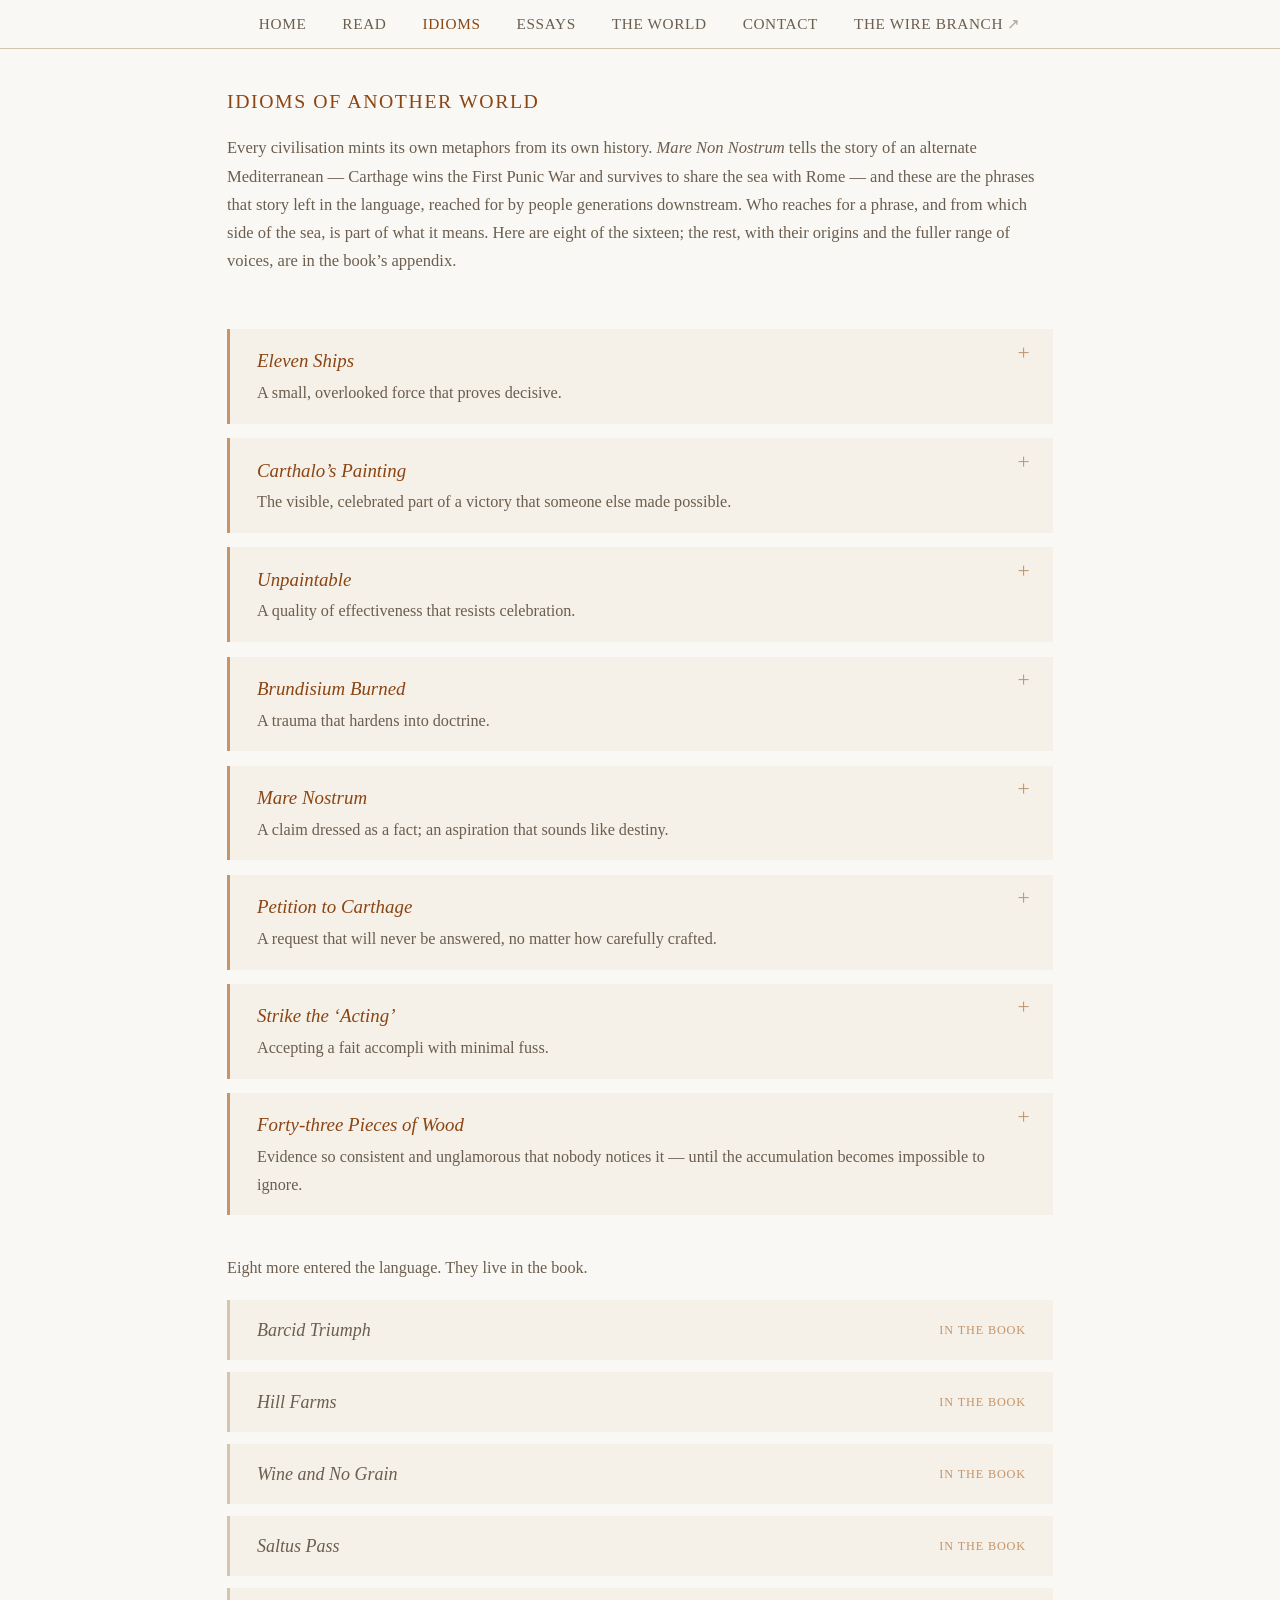
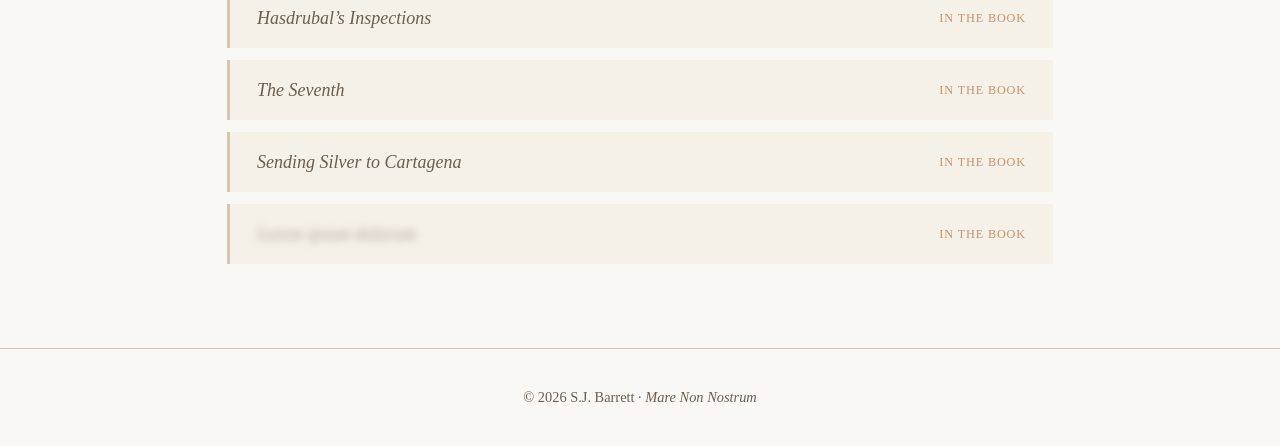
<file: idioms.html>
<!DOCTYPE html>
<html lang="en">
<head>
  <meta charset="utf-8">
  <meta name="viewport" content="width=device-width, initial-scale=1">
  <title>Idioms — Mare Non Nostrum</title>
  <meta name="description" content="Idioms from an alternate Mediterranean where Carthage survived — the phrases that history left in the language, reached for generations downstream.">
  <link rel="stylesheet" href="style.css">
</head>
<body>

<nav>
  <a href="index.html">Home</a>
  <a href="read.html">Read</a>
  <a href="idioms.html" class="active">Idioms</a>
  <a href="essay.html">Essays</a>
  <a href="world.html">The World</a>
  <a href="index.html#contact">Contact</a>
  <a href="https://thewirebranch.com/" class="ext">The Wire Branch</a>
</nav>

<div class="container wide">

  <section>
    <h2 style="border-bottom: none; margin-bottom: 0.5rem;">Idioms of Another World</h2>
    <p style="font-size: 0.92rem; color: var(--text-light); margin-bottom: 2rem;">Every civilisation mints its own metaphors from its own history. <em>Mare Non Nostrum</em> tells the story of an alternate Mediterranean &mdash; Carthage wins the First Punic War and survives to share the sea with Rome &mdash; and these are the phrases that story left in the language, reached for by people generations downstream. Who reaches for a phrase, and from which side of the sea, is part of what it means. Here are eight of the sixteen; the rest, with their origins and the fuller range of voices, are in the book&rsquo;s appendix.</p>
  </section>

  <details class="idiom">
    <summary>
      <span class="idiom-name">Eleven Ships</span>
      <span class="idiom-gloss">A small, overlooked force that proves decisive.</span>
    </summary>
    <div class="idiom-body">
      <p class="meaning"><span class="redacted">Lorem ipsum dolor sit amet, consectetur adipiscing elit, sed do eiusmod tempor incididunt ut labore et dolore magna aliqua ut enim ad minim veniam.</span> Never dismiss the minor player.</p>
      <p class="register"><em>Carthaginian.</em> <span class="redacted">Sed ut perspiciatis unde omnis iste natus error sit voluptatem accusantium doloremque laudantium totam rem aperiam.</span></p>
      <p class="usage">&ldquo;You&rsquo;re sending one cart?&rdquo; &ldquo;One cart with the right driver. Eleven ships.&rdquo;</p>
      <p class="usage">&ldquo;She&rsquo;s one woman with a writing desk.&rdquo; &ldquo;Eleven ships.&rdquo; &mdash; Two clerks, on a woman who changed the course of an institution.</p>
      <p class="usage"><span class="redacted">&ldquo;Lorem ipsum dolor sit amet.&rdquo; &ldquo;Consectetur adipiscing elit, sed tempor.&rdquo;</span></p>
      <p class="usage"><span class="redacted">&ldquo;Ut enim ad minim veniam, quis nostrud exercitation.&rdquo; &mdash; Ullamco laboris nisi ut aliquip.</span></p>
      <p class="usage"><span class="redacted">&ldquo;Duis aute irure dolor in reprehenderit.&rdquo; &ldquo;In voluptate velit esse cillum.&rdquo;</span></p>
      <p class="more">&mdash; and its origin, in the book&rsquo;s appendix.</p>
    </div>
  </details>

  <details class="idiom">
    <summary>
      <span class="idiom-name">Carthalo&rsquo;s Painting</span>
      <span class="idiom-gloss">The visible, celebrated part of a victory that someone else made possible.</span>
    </summary>
    <div class="idiom-body">
      <p class="meaning"><span class="redacted">Lorem ipsum dolor sit amet, consectetur adipiscing elit, sed do eiusmod tempor incididunt ut labore et dolore magna aliqua, quis nostrud exercitation ullamco laboris nisi ut aliquip ex ea commodo consequat.</span> The painting is real. The victory it depicts is incomplete.</p>
      <p class="register"><em>Carthaginian, but it belongs to the people who do the unpaintable work &mdash; dockworkers, clerks, bakers, midwives. Travels as a matched pair with Unpaintable.</em></p>
      <p class="usage">&ldquo;He brings the bread to the table. She wakes at three to bake it. The children thank him.&rdquo; &ldquo;Carthalo&rsquo;s painting.&rdquo;</p>
      <p class="usage">A midwife, overhearing the father being congratulated: &ldquo;Carthalo&rsquo;s painting.&rdquo;</p>
      <p class="usage"><span class="redacted">&ldquo;Lorem ipsum dolor sit amet consectetur.&rdquo; &ldquo;Adipiscing elit sed do eiusmod.&rdquo;</span></p>
      <p class="usage"><span class="redacted">&ldquo;Tempor incididunt ut labore et dolore.&rdquo; &mdash; Magna aliqua ut enim ad minim.</span></p>
      <p class="usage"><span class="redacted">&ldquo;Quis nostrud exercitation ullamco laboris.&rdquo; &ldquo;Nisi ut aliquip ex ea commodo.&rdquo;</span></p>
      <p class="usage"><span class="redacted">&ldquo;Duis aute irure dolor in reprehenderit in voluptate.&rdquo; &ldquo;Velit esse cillum dolore.&rdquo;</span></p>
      <p class="usage"><span class="redacted">&ldquo;Excepteur sint occaecat cupidatat non proident.&rdquo; &mdash; Sunt in culpa qui officia deserunt.</span></p>
      <p class="more">&mdash; and its origin, in the book&rsquo;s appendix.</p>
    </div>
  </details>

  <details class="idiom">
    <summary>
      <span class="idiom-name">Unpaintable</span>
      <span class="idiom-gloss">A quality of effectiveness that resists celebration.</span>
    </summary>
    <div class="idiom-body">
      <p class="meaning"><span class="redacted">Lorem ipsum dolor sit amet, consectetur adipiscing elit, sed do eiusmod tempor incididunt ut labore et dolore magna aliqua ut enim ad minim veniam quis nostrud.</span> A term of quiet respect: the thing that actually mattered, done by the person nobody will thank.</p>
      <p class="register"><em>Carthaginian, but it belongs to the people who do the unpaintable work &mdash; dockworkers, clerks, bakers, midwives. The companion of Carthalo&rsquo;s painting.</em></p>
      <p class="usage">&ldquo;Boy, we&rsquo;re unpaintable, aren&rsquo;t we.&rdquo; &mdash; Dockworkers finishing a hull repair at midnight, in time for the morning tide.</p>
      <p class="usage">&ldquo;Every crew that sails from this harbour eats my bread the morning they leave. Nobody&rsquo;s ever put a baker on a temple wall. Unpaintable.&rdquo; &mdash; A woman selling bread near the shipyards.</p>
      <p class="usage"><span class="redacted">&ldquo;Lorem ipsum dolor sit amet consectetur adipiscing.&rdquo; &ldquo;Elit sed do eiusmod tempor.&rdquo;</span></p>
      <p class="usage"><span class="redacted">&ldquo;Incididunt ut labore et dolore magna.&rdquo; &mdash; Aliqua ut enim ad minim veniam.</span></p>
      <p class="more">&mdash; and its origin, in the book&rsquo;s appendix.</p>
    </div>
  </details>

  <details class="idiom">
    <summary>
      <span class="idiom-name">Brundisium Burned</span>
      <span class="idiom-gloss">A trauma that hardens into doctrine.</span>
    </summary>
    <div class="idiom-body">
      <p class="meaning"><span class="redacted">Lorem ipsum dolor sit amet, consectetur adipiscing elit, sed do eiusmod tempor incididunt ut labore et dolore magna aliqua, ut enim ad minim veniam quis nostrud exercitation.</span> The disaster that happened once, decades ago, and stops you ever trying again.</p>
      <p class="register"><em>Roman and Carthaginian both, in Latin and Punic. Trauma in one mouth; in the other, the confidence of the side that lit the fire.</em></p>
      <p class="usage">&ldquo;He won&rsquo;t hire apprentices.&rdquo; &ldquo;Why not?&rdquo; &ldquo;Had one steal from him, twenty years ago. Brundisium burned.&rdquo;</p>
      <p class="usage">&ldquo;You&rsquo;re lending to a man whose only asset is a lease. The landlord sneezes and your money&rsquo;s gone. Brundisium burned.&rdquo;</p>
      <p class="usage"><span class="redacted">&ldquo;Lorem ipsum dolor sit amet.&rdquo; &ldquo;Consectetur adipiscing elit sed tempor.&rdquo;</span></p>
      <p class="usage"><span class="redacted">&ldquo;Ut labore et dolore magna aliqua.&rdquo; &mdash; Ut enim ad minim veniam quis.</span></p>
      <p class="usage"><span class="redacted">&ldquo;Nostrud exercitation ullamco laboris nisi.&rdquo; &ldquo;Ut aliquip ex ea commodo.&rdquo;</span></p>
      <p class="usage"><span class="redacted">&ldquo;Duis aute irure dolor in reprehenderit.&rdquo; &mdash; In voluptate velit esse cillum.</span></p>
      <p class="more">&mdash; and its origin, in the book&rsquo;s appendix.</p>
    </div>
  </details>

  <details class="idiom">
    <summary>
      <span class="idiom-name">Mare Nostrum</span>
      <span class="idiom-gloss">A claim dressed as a fact; an aspiration that sounds like destiny.</span>
    </summary>
    <div class="idiom-body">
      <p class="meaning"><span class="redacted">Lorem ipsum dolor sit amet, consectetur adipiscing elit, sed do eiusmod tempor incididunt ut labore et dolore magna aliqua, quis nostrud exercitation ullamco.</span> Said in any other language, the phrase loses everything.</p>
      <p class="register"><em>Roman in origin, always in Latin. Three valences: sacred to one faction, dismissive to another, and &mdash; in Carthaginian mouths &mdash; a taunt.</em></p>
      <p class="usage">&ldquo;She&rsquo;s said no three times.&rdquo; &ldquo;Mare nostrum.&rdquo; &mdash; His friends look at each other.</p>
      <p class="usage">&ldquo;He keeps calling it &lsquo;the Iberian question.&rsquo;&rdquo; &ldquo;It hasn&rsquo;t been a question for sixty years.&rdquo; &ldquo;Mare nostrum &mdash; he&rsquo;ll die calling it a question.&rdquo;</p>
      <p class="usage"><span class="redacted">&ldquo;Lorem ipsum dolor sit amet consectetur.&rdquo; &ldquo;Adipiscing elit sed do eiusmod tempor.&rdquo;</span></p>
      <p class="usage"><span class="redacted">&ldquo;Incididunt ut labore et dolore magna aliqua.&rdquo; &mdash; Ut enim ad minim veniam.</span></p>
      <p class="usage"><span class="redacted">&ldquo;Quis nostrud exercitation ullamco laboris nisi.&rdquo; &ldquo;Ut aliquip ex ea commodo consequat.&rdquo;</span></p>
      <p class="usage"><span class="redacted">&ldquo;Duis aute irure dolor in reprehenderit.&rdquo; &mdash; In voluptate velit esse cillum dolore.</span></p>
      <p class="usage"><span class="redacted">&ldquo;Excepteur sint occaecat cupidatat non proident.&rdquo; &ldquo;Sunt in culpa qui officia.&rdquo;</span></p>
      <p class="usage"><span class="redacted">&ldquo;Nemo enim ipsam voluptatem quia voluptas.&rdquo; &mdash; Sit aspernatur aut odit aut fugit.</span></p>
      <p class="usage"><span class="redacted">&ldquo;Neque porro quisquam est qui dolorem.&rdquo; &ldquo;Ipsum quia dolor sit amet.&rdquo;</span></p>
      <p class="usage"><span class="redacted">&ldquo;Ut aliquid ex ea commodi consequatur.&rdquo; &mdash; Quis autem vel eum iure.</span></p>
      <p class="usage"><span class="redacted">&ldquo;At vero eos et accusamus et iusto odio.&rdquo; &ldquo;Dignissimos ducimus qui blanditiis.&rdquo;</span></p>
      <p class="more">&mdash; and its origin, in the book&rsquo;s appendix.</p>
    </div>
  </details>

  <details class="idiom">
    <summary>
      <span class="idiom-name">Petition to Carthage</span>
      <span class="idiom-gloss">A request that will never be answered, no matter how carefully crafted.</span>
    </summary>
    <div class="idiom-body">
      <p class="meaning"><span class="redacted">Lorem ipsum dolor sit amet, consectetur adipiscing elit, sed do eiusmod tempor incididunt ut labore et dolore magna aliqua ut enim ad minim veniam.</span> Strictly speaking, a reply was provided &mdash; so slow, and so empty when it finally came, as to be indistinguishable from silence.</p>
      <p class="register"><em>A complaint from the periphery &mdash; the colonies and the interior. Carthage itself never says it.</em></p>
      <p class="usage">&ldquo;I told the landlord about the roof six times.&rdquo; &ldquo;And?&rdquo; &ldquo;Petition to Carthage.&rdquo; &ldquo;Still leaking?&rdquo; &ldquo;In new places.&rdquo;</p>
      <p class="usage">&ldquo;He proposed to her three times.&rdquo; &ldquo;What did she say?&rdquo; &ldquo;Petition to Carthage.&rdquo;</p>
      <p class="usage"><span class="redacted">&ldquo;Lorem ipsum dolor sit amet consectetur.&rdquo; &ldquo;Adipiscing elit sed eiusmod.&rdquo;</span></p>
      <p class="usage"><span class="redacted">&ldquo;Tempor incididunt ut labore et dolore.&rdquo; &mdash; Magna aliqua ut enim ad minim.</span></p>
      <p class="usage"><span class="redacted">&ldquo;Quis nostrud exercitation ullamco.&rdquo; &ldquo;Laboris nisi ut aliquip ex ea.&rdquo;</span></p>
      <p class="usage"><span class="redacted">&ldquo;Duis aute irure dolor in reprehenderit.&rdquo; &ldquo;In voluptate velit esse cillum.&rdquo;</span></p>
      <p class="more">&mdash; and its origin, in the book&rsquo;s appendix.</p>
      <p class="see-also"><a href="petition-to-carthage.html" style="color: var(--link);">Now also a game &rarr;</a></p>
    </div>
  </details>

  <details class="idiom">
    <summary>
      <span class="idiom-name">Strike the &lsquo;Acting&rsquo;</span>
      <span class="idiom-gloss">Accepting a fait accompli with minimal fuss.</span>
    </summary>
    <div class="idiom-body">
      <p class="meaning"><span class="redacted">Lorem ipsum dolor sit amet, consectetur adipiscing elit, sed do eiusmod tempor incididunt ut labore et dolore magna aliqua quis nostrud exercitation ullamco.</span> The bureaucratic shrug that formalises what everyone already knows.</p>
      <p class="register"><em>Carthaginian to the core. Romans find the logic alien &mdash; their law wants everything written down. The wider Punic world takes to it easily.</em></p>
      <p class="usage">&ldquo;She&rsquo;s been running the shop since her father got sick.&rdquo; &ldquo;That was two years ago.&rdquo; &ldquo;Strike the &lsquo;Acting&rsquo; &mdash; it&rsquo;s her shop.&rdquo;</p>
      <p class="usage">&ldquo;He&rsquo;s been &lsquo;consulting&rsquo; for the same family for a decade.&rdquo; &ldquo;Strike the &lsquo;Acting.&rsquo; He works for them.&rdquo; &ldquo;He prefers &lsquo;consulting.&rsquo;&rdquo; &ldquo;I&rsquo;m sure he does.&rdquo;</p>
      <p class="usage"><span class="redacted">&ldquo;Lorem ipsum dolor sit amet.&rdquo; &ldquo;Consectetur adipiscing elit sed.&rdquo;</span></p>
      <p class="usage"><span class="redacted">&ldquo;Do eiusmod tempor incididunt ut labore.&rdquo; &mdash; Et dolore magna aliqua.</span></p>
      <p class="usage"><span class="redacted">&ldquo;Ut enim ad minim veniam quis nostrud.&rdquo; &ldquo;Exercitation ullamco laboris.&rdquo;</span></p>
      <p class="more">&mdash; and its origin, in the book&rsquo;s appendix.</p>
    </div>
  </details>

  <details class="idiom">
    <summary>
      <span class="idiom-name">Forty-three Pieces of Wood</span>
      <span class="idiom-gloss">Evidence so consistent and unglamorous that nobody notices it &mdash; until the accumulation becomes impossible to ignore.</span>
    </summary>
    <div class="idiom-body">
      <p class="meaning"><span class="redacted">Lorem ipsum dolor sit amet, consectetur adipiscing elit, sed do eiusmod tempor incididunt ut labore et dolore magna aliqua, quis nostrud exercitation ullamco laboris.</span> Overwhelmingly tedious. Collectively undeniable.</p>
      <p class="register"><span class="redacted">Lorem ipsum dolor.</span> <span class="redacted">Sed do eiusmod tempor incididunt ut labore et dolore magna.</span> <em>The latest of all these phrases to be coined.</em></p>
      <p class="usage">&ldquo;Any single quarter&rsquo;s accounts look fine. Put five years side by side and the pattern is obvious.&rdquo; &ldquo;Forty-three pieces of wood. Someone should have looked sooner.&rdquo;</p>
      <p class="usage">&ldquo;The wall&rsquo;s been cracking since we moved in. A little more each winter. My husband says it&rsquo;s nothing. I say forty-three pieces of wood and we should move.&rdquo;</p>
      <p class="usage"><span class="redacted">&ldquo;Lorem ipsum dolor sit amet consectetur adipiscing elit.&rdquo; &mdash; Sed do eiusmod tempor.</span></p>
      <p class="more">&mdash; and its origin, in the book&rsquo;s appendix.</p>
    </div>
  </details>

  <p class="locked-intro">Eight more entered the language. They live in the book.</p>

  <div class="idiom locked"><span class="idiom-name">Barcid Triumph</span></div>
  <div class="idiom locked"><span class="idiom-name">Hill Farms</span></div>
  <div class="idiom locked"><span class="idiom-name">Wine and No Grain</span></div>
  <div class="idiom locked"><span class="idiom-name">Saltus Pass</span></div>
  <div class="idiom locked"><span class="idiom-name">Hasdrubal&rsquo;s Inspections</span></div>
  <div class="idiom locked"><span class="idiom-name">The Seventh</span></div>
  <div class="idiom locked"><span class="idiom-name">Sending Silver to Cartagena</span></div>
  <div class="idiom locked"><span class="idiom-name"><span class="redacted">Lorem ipsum dolorum</span></span></div>

</div>

<footer>
  &copy; 2026 S.J. Barrett &middot; <a href="index.html"><em>Mare Non Nostrum</em></a>
</footer>

</body>
</html>
</file>
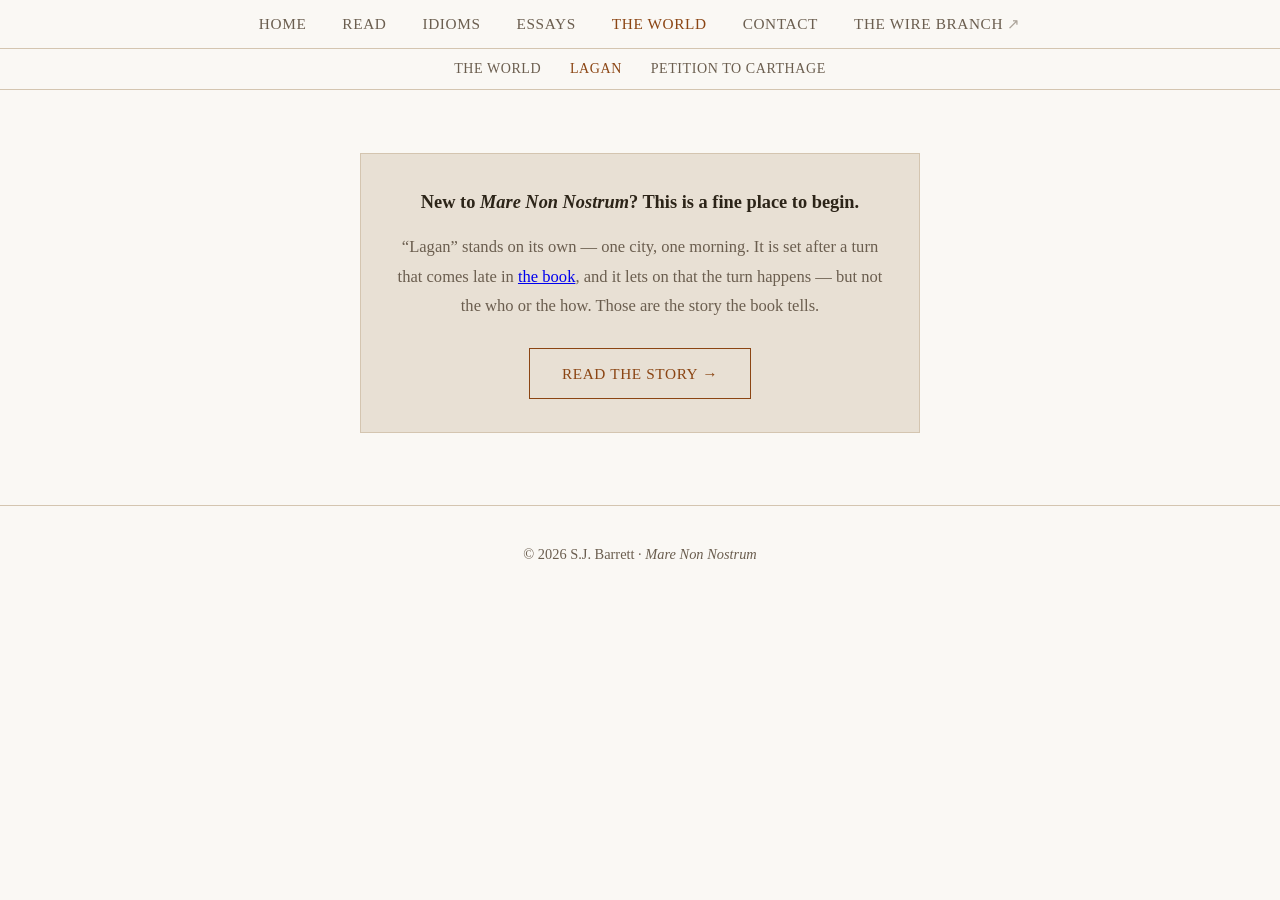
<file: lagan.html>
<!DOCTYPE html>
<html lang="en">
<head>
  <meta charset="utf-8">
  <meta name="viewport" content="width=device-width, initial-scale=1">
  <title>Lagan — Mare Non Nostrum</title>
  <meta name="description" content="Lagan — a short story set in the world of Mare Non Nostrum. A rebuilt city, a disputed warehouse, and the one thing nobody can document: what you meant when you ran.">
  <link rel="stylesheet" href="style.css">
</head>
<body>

<nav>
  <a href="index.html">Home</a>
  <a href="read.html">Read</a>
  <a href="idioms.html">Idioms</a>
  <a href="essay.html">Essays</a>
  <a href="world.html" class="active">The World</a>
  <a href="index.html#contact">Contact</a>
  <a href="https://thewirebranch.com/" class="ext">The Wire Branch</a>
</nav>

<div class="subnav">
  <a href="world.html">The World</a>
  <a href="lagan.html" class="active">Lagan</a>
  <a href="petition-to-carthage.html">Petition to Carthage</a>
</div>

<div class="container reading">

  <input type="checkbox" id="reveal-story" class="reveal-toggle">

  <div class="spoiler-note">
    <p><strong>New to <em>Mare Non Nostrum</em>? This is a fine place to begin.</strong></p>
    <p>&ldquo;Lagan&rdquo; stands on its own &mdash; one city, one morning. It is set after a turn that comes late in <a href="read.html">the book</a>, and it lets on that the turn happens &mdash; but not the who or the how. Those are the story the book tells.</p>
    <label for="reveal-story" class="reveal-btn">Read the story &rarr;</label>
  </div>

  <div class="story-gated">

    <p class="story-teaser">The rich flee a burning city; the left-behind rebuild it. When every record has burned, who does the rebuilt city belong to — and was the fleeing abandonment, or loss with intent to return? One warehouse. One family. One keeper who stayed. <em>Lagan</em> — a Mare Non Nostrum story, six years after the sack of Carthage.</p>

    <section class="chapter">
      <h2>Lagan</h2>
<p>Carthage came up out of the morning haze ahead of the ship, and that was the first wrong thing, because in the last and most vivid memory Arishat had of the city from the water she was looking back at it.</p>
<p>She had been sixteen, on the stern of a grain ship riding low with families and silver and documents and whatever else could be carried down to the quay in an afternoon. Six years. She stood at the bow now and watched the city assemble itself out of the light — the Byrsa hill where it had always been, the sea wall, the harbour mouth — and found she could not stop her eyes doing the old work, running along the skyline for the marks she had steered by as a girl. Some were there. Some were not. Whole streets above the commercial harbour wore new roofs, brighter than the weathered ones around them, like patches on a sail. There was a gap on the waterfront where she remembered a colonnade. And the bronze column with the ship’s prow that had stood above the great harbour all her childhood was gone, and nothing stood in its place.</p>
<p>The harbour was working. That was what everyone in Cartagena said of it, with a certain wonder: <em>the harbour is working.</em> Ships at the quays, lighters moving between them, the sound of mallets coming across the water from somewhere in the city — a sound that never seemed to stop, she would learn, because Carthage was still being built. It was thinner than the harbour she remembered. But she had been a child then, and children’s harbours hold a thousand ships.</p>
<p>In her satchel was the notice. She had read it so often on the voyage that she carried it now the way she carried her own name: that the tribunal sitting at Carthage would hear claims on ruined property only if entered before the day named, and only with one of the blood standing to the claim; that a claim not so entered lapsed derelict, and title perfected to the occupant. The language was sea-language, Hamilcar said, as though that explained everything. The notice had been read out in the Convocation’s commercial offices in Cartagena, which was how it had found them. The day named on it was why she was already at sea; the blood was why the house had sent a daughter and not a letter.</p>
<p>Six years the family had spent making a minor house out of what the grain ship had carried, and the making had taken all of it. Now a quarter-share in a good hull had come open at exactly the moment the house’s silver was short — and the warehouse they had written off as ash was worth silver again, because Carthage had come back, and it had come back without them. Her father and Hamilcar did the arithmetic between them: what the claim would yield, what the share would return, what remained after the tribunal’s fees. Somewhere underneath the arithmetic, never spoken in her hearing, was her dowry. And beneath that, with no figure against it at all, was the thing Arishat actually wanted from Carthage. News had crossed with every hull for six years — the family knew the keeper had stayed, and lived, and kept the house’s ground — and he was the only man besides her father who had stood on the quay at the end. Abdmelqart, who had known her since before she could walk, who had let her press the house’s seal into spoiled wax to see the device come out whole. What she wanted was to hear from him that it had been all right. That the house had done right by its man. That the flight had not been what she feared it had been. She could not have put any of that in a ledger, and did not try.</p>
<p>Her father had not come. The claim wanted one of the blood before the tribunal, and he had refused the voyage without ever refusing it — the season, his chest, the negotiations for the share, reasons laid down one on another like courses of brick. Once, before she sailed, she had asked him what he had said to Abdmelqart on the quay, at the end. He had looked at her for a moment.</p>
<p>“The keeper was a good servant of the house,” he said. And then: “Have you seen what the Gades brokers are asking for a quarter-share? Extortion, dressed as seamanship.”</p>
<p>Hamilcar had come instead. An advocate, hired in Cartagena on the recommendation of the Convocation’s clerks, and he had managed everything — the sailing date, the filings, the fees. On the voyage she had watched him at the rail saying the tribunal’s words over to himself the way sailors say wind-words — <em>enter, lapse, perfect</em> — a man keeping his tools in order. He was courteous to her without effort, in the way of men whose courtesy has been useful to them, and if he was ever anxious about the day named on the notice, he did not show it to her.</p>
<p>They came ashore in the early afternoon, into a city that smelled of cut stone and pitch. The claim was to be entered that same day — clerks, queues, his work and not hers, he said, waving her off from all of it. And then, folding his papers into their case, not even looking up:</p>
<p>“Go and see the property. Renew the acquaintance. It can do no harm.”</p>
<p>She went gratefully, and too quickly to notice she was grateful, up through streets she half-knew towards the warehouse district, the satchel still on her shoulder from the ship, wanting — more than she had let herself want anything about this voyage — to see him.</p>
<hr>
<p>The warehouse district had come back in patches. Whole rows stood new, pale stone with the mortar still dark, beside plots where nothing stood at all and six years of weeds grew through the black. She had known these streets — which carters would give a ride, which doors wanted politeness — and now she had to ask her way. A woman coiling rope outside a shed looked her over and pointed. “Abdmelqart’s. The long roof, past the rope-walk.”</p>
<p>She walked the last of it steered by his name.</p>
<p>The building sat on the old footprint. She knew the footprint, and the threshold stone was the same stone, worn hollow at the centre, under a door she had never seen. Above the door, cut into the new lintel where the house’s painted sign had once been, was a mark she did not know.</p>
<p>He was halfway across the floor with a tally in his hand when he saw her, and he knew her at once — before she had spoken, before she had quite finished stopping at the threshold. What reached her first, ahead of his voice, was what was missing from his face. No wariness. No working-out of what her coming might mean. A man to whom her arrival could mean only one good thing.</p>
<p>“Little Arishat,” he said, which she had not been for years, and his voice went wrong on her name.</p>
<p>He showed her the building wall by wall, with his hand on the stone. The old foundation courses still carried the char line, a dark tide-mark running level through them, and the new courses sat true on top, so that you could read the whole history of the house in an arm’s span of masonry. “I built true on your father’s foundations,” he said, flat palm on the join, the way other men name their sons.</p>
<p>The floor below was working. Baled hides, oil in ranked amphorae, a boy chalking numbers who stared at her until Abdmelqart cuffed the air near his head. A corner of the ground floor was let to a rope merchant; another was promised for after the sailing season. He told her this as landlords tell things, easily, half an apology for the clutter. “And if the rope trade holds, I’ll take the floor across the lane next year. Ships never stop wanting cordage.”</p>
<p>They ate in the counting room, up among his ledgers. He took the satchel off her shoulder at the door and hung it on a peg, where it stayed, unremarked, through everything that followed. The food was keeper’s food, bread and oil and grilled fish and figs, and a wine he poured with some ceremony because it was better than the wine he drank alone. He asked after her father, carefully, loyally, the way you ask after a man you last saw ruined. “He is well? He keeps his health?”</p>
<p>“He is well.”</p>
<p>“And the house? He has built something there — the harbour hears everything.”</p>
<p>“The house is established. Cartagena is Cartagena.”</p>
<p>He nodded as though she had told him a great deal.</p>
<p>He did not ask why she had come. Somewhere between the fish and the figs she understood that he was never going to ask, because to him the visit needed no reason; she was the reason. Six years of silence, and then the house’s child in his doorway — not a letter; better, the letter arriving in person. And when he talked about the season ahead — plans that assumed the ground under them the way plans assume the morning — she understood the rest of it. The ground he stood on did not exist in the paper world. Of the two people at this table, only she knew that; only she knew that Hamilcar was in the clerks’ queue at that hour, entering the family’s claim. She had come as herself. She was already, and had been since the afternoon, also something else.</p>
<p>He told her the story of the sack without being asked. Of course he did. It had been waiting for her, like everything else.</p>
<p>He told it plainly, in order, a man laying courses. The fleet sighted, the fires on the water. The harbour opening, and everything in the city that could float going out through it. The quay — and here he came to it as if it were simply the next stone — her father half aboard, the ship already singling up, pressing three coins into his hand. “He said, ‘Keep what you can.’” Abdmelqart turned his cup. “Three coins, and the charge of everything they left. I never asked for either. I stayed for the house, not for wages.” The walls falling two days later. The stock dragged into the cellar during the fires, and the occupation eating it anyway, requisition by requisition, Roman paper for Punic goods. “I kept the chits a while — I had some idea they would matter. I burned them the winter it got cold enough.” The legions filing onto Carthaginian hulls the following spring. And then the yard cleared with his own hands, the first courses the second winter, the roof the fourth.</p>
<p>She had been on that quay. Sixteen, holding the strongbox handles, watching her father’s back. She did not remember it so — or did not remember it only so. She said nothing, and let him fill her cup.</p>
<p>Afterwards he went to the chest under the shutter and came back with something wrapped in linen, and unwrapped it as if the cloth were part of the gift. Her father’s seal. The little bronze house-seal from the counting room, the device worn shallow from three generations of wax. It had been in the desk when the looting started; where it had been through the year the Romans held the city he did not say. “The house’s things go back to the house,” he said, and put it in her hand and closed her fingers over it with both of his.</p>
<p>The sentence she had not said all afternoon stood ready. It was not even a long sentence. She thanked him instead.</p>
<p>He walked her down at dusk, lifting the satchel off the peg and settling the strap on her shoulder himself, and went with her as far as the end of the street, where the rope-walk began. “Tell your father the house stands,” he said. “Tell him to come and see what his foundations carry.”</p>
<p>She went down towards the harbour with the seal in her satchel, in with the notice. All her life, leaving anywhere by water, she had looked back at it; the stern-rail habit. She did not look back at him. She heard the door of the long warehouse close, once, easy on new hinges, a man shutting up his own house for the night.</p>
<hr>
<p>She meant to go back. She woke on the second morning at the lodgings knowing it plainly: she would walk up past the rope-walk and tell him herself, before any paper could — and she was still turning over the first sentence of it when Hamilcar, sorting his filings by the window, mentioned that the claim had been entered the day they landed, that the tribunal was quick with its summonses, and that the assessment had been set for the following week. He said it the way men report weather. She sat with her unbegun sentence and did the arithmetic she could not stop herself doing: the summons going up that same street, past the rope-walk, under the new lintel, into the hands of a man one day out from feeding her at his own table. The paper had spoken first. She had let it.</p>
<p>Hamilcar called the preparation going over the particulars. “The tribunal likes particulars,” he said. “Particulars are most of advocacy.” He began with the property. The state of the roof. The stock on the floor. Whether any part of the building was let. She told him about the rope merchant’s corner, and the second corner promised, and was answering before she understood what answering was.</p>
<p>Then, in the same tone, not looking up from his notes: “Did he call it your father’s warehouse? His exact words.”</p>
<p>She hesitated. The hesitation found nothing to stand on. The question was ordinary; the work was the work she had sailed here to have done; refusing meant saying aloud that the meal had been something other than a meal, and accusing this mild, careful man of something she could not have named. She gave it to him. <em>Built true on your father’s foundations.</em> He wrote it down without comment.</p>
<p>He asked whether the keeper had spoken of the day the family left. What was given, what was said. She reported the three coins and <em>keep what you can</em>, in Abdmelqart’s own words, in something near his voice. Hamilcar wrote, and thanked her, and said only: “Useful. The tribunal weighs conduct. Particulars are conduct.”</p>
<p>The seal she did not mention. He did not know to ask.</p>
<p>That night she lay listening to the mallets, which did not stop even in the dark, and the thought came up the way a wreck comes up on a falling tide. <em>Go and see the property. Renew the acquaintance.</em> He had known what an afternoon of her voice would be worth. — Known? He had suggested a courtesy. The words were kind, the errand was kind; repeated to anyone, they stayed kind. She turned the suspicion over until it was smooth enough to pass for gratitude, and slept badly, and kept it.</p>
<hr>
<p>On the appointed morning the tribunal sent its assessor to the warehouse, to walk the property with both parties, the property being most of the evidence. He was a grey, quick man named Hasdrubal, trailing a clerk with his tablets, and he had the manner of a man doing his tenth property of the week. He mentioned, to nobody in particular, that it was.</p>
<p>The quay came up too. Not into the yard — the street had that much manner — but the doorways along it were fuller than doorways are at mid-morning, and the rope merchant found reasons to be standing in his own let corner, coiling something that did not need coiling.</p>
<p>Hasdrubal walked and chalked. He measured the frontage, counted the courses, tried the door on its hinges, and talked while he worked, half to the clerk, half to the air, in the worn patter of a man who has said the law so many times it has become a way of breathing. “Marked or abandoned. Lagan or derelict. That is the whole of the question. Goods sunk with a buoy over them — lagan: the owner keeps his title and the finder has a fee for his trouble. Goods let go with no mark and no meaning to return — derelict: the finder keeps what he saved. Jetsam and flotsam are cargo terms; nothing here went over the side, whatever it looked like that week.” At the old foundation he ran his thumb along the char line and dictated a date to the clerk, because to him it was a datable fact, which is what it was. He asked the year the roof had gone on, and dictated that too.</p>
<p>“Who speaks for you?” he asked.</p>
<p>“I speak for myself,” Abdmelqart said.</p>
<p>Hamilcar’s face did nothing at all. She was learning to read that.</p>
<p>Hamilcar’s case for the family took very little time, which was itself a kind of fluency. The household’s flight in the sack year, with its keeper left in place; payment given, instruction given. The corners let to the rope trade became, in his telling, a steward’s husbandry — rents collected on the house’s behalf. And then, unhurried, the exhibits. “He has called it,” Hamilcar said, “in the daughter’s hearing and within this week, her father’s warehouse. He has said — his words — that he built true on her father’s foundations. The house does not dispute that he built true.” A pause worth money. “You will not need to weigh the house’s word alone against his. He will tell you himself that he kept it for the house. His fidelity is not in question; it has never been in question. It is the house’s mark upon the property. And the house acknowledges its debt to so faithful a servant, to be met in the settlement.”</p>
<p>She watched Abdmelqart hear his own words come back, the way a man hears his voice off a cliff face — recognisable, wrong, arriving from somewhere he wasn’t standing. He did not look at Hamilcar at all. He looked at her. She made herself hold it, and could not, and looked at the char line.</p>
<p>He spoke for himself the way he built, fact laid on fact. He had cleared the yard alone the first winter; the neighbours in the doorways could say so. He had bought the timber with his own silver, and could name the beams and what each had cost. The rope merchant’s rent had gone into the roof. Then he came to the thing itself, and set it down like a capstone. “Six years,” he said. “Not one letter. Not to claim it. Not to ask if I lived. What owner leaves a buoy and never once rows out to it? A buoy is tended, or it is driftwood.”</p>
<p>“The law does not ask an owner to write letters,” Hamilcar said, cool as water. “It asks him to enter his claim before the day named, and to stand to it — and the house stands here, within the term. The law does not weigh the heart. It weighs the clock.”</p>
<p>Hasdrubal let that sit exactly as long as it deserved — not long — and turned to the day on the quay. What was given, what was said. “You first, keeper. We’ve heard it already. Say it for the record.”</p>
<p>“Three coins. He put them in my hand from the rail, with the ship already singling up. He said, ‘Keep what you can.’”</p>
<p>Hasdrubal turned to her. “You were on the quay.”</p>
<p>“I was sixteen,” she said, which was not an answer, and then gave the answer. “He said, ‘Keep it for us.’”</p>
<p>“That is not what he said,” Abdmelqart said. Flat. Quiet. Once.</p>
<p>She believed him. She also believed herself. The clerk’s stylus moved, and did not stop for either of them.</p>
<p>“Both versions are noted,” Hasdrubal said, and held out his hand for the clerk’s tablets. He checked the entry, nodding. “Claim entered within term. By a margin.” And then, housekeeping, in the same breath as the frontage and the char line: “Six weeks more and it would have lapsed, and title would have perfected to the occupant. You’d have had it for the price of a registration, keeper.”</p>
<p>Abdmelqart went very still. It was the stillness of a man adding something up backwards, six years of it, at speed. “Hasdrubal’s inspections,” he said, under his breath. The assessor did not look up from the tablets. Then, aloud: “No one told me there was a term.”</p>
<p>“The notices were read in Cartagena and Gades,” the assessor said, not unkindly. “Where the claimants are.”</p>
<p>He dictated the settlement day to the clerk, and then, before he left, he chalked the tribunal’s mark on the new lintel — quick, practised, white — a hand’s width from the mark Abdmelqart had cut there. The party went out past the doorways, which emptied ahead of them and filled again behind.</p>
<hr>
<p>The tribunal sat in a hall near the harbour that had been something else before the sack — everything in Carthage had been something else — and the benches along its sides were full. Stayers and returners, papers and satchels, the backlog of a city arguing with itself about who had meant what, six years ago, in the worst week of anyone’s life. The case before theirs was two men disputing the boundary between two plots of ash. She did not hear how it ended.</p>
<p>Then their names, and Hasdrubal reading aloud, in the voice he had used for the frontage.</p>
<p>Lagan. “The keeper’s endurance constituting the house’s mark upon the property; the household having left its man in place, with payment and instruction; title confirmed to the family.” The law had chosen its memory, and the memory it chose was hers.</p>
<p>Then the ledger, read as housekeeping. “To the keeper: wages for the guarding of the stock, from the flight through the occupation year, at the customary rate. For the reconstruction: a builder’s credit, assessed at cost, the tribunal noting the quality of the work. Against these: occupation of the premises from the raising of the roof to the present day, assessed at half the rent now determined, the house’s long silence having given the occupant cause to believe himself unclaimed.” The clerk performed the arithmetic aloud, column against column, in the tone of a man netting out a cargo. “The parties are found even.”</p>
<p>“The tribunal was generous to him,” Hamilcar said beside her, quietly. So that was what his six years had won him: the difference between owing the house and owing it nothing.</p>
<p>The terms concluded it. Title to the family. The occupant granted first right to a lease, at the rent as assessed — assessed, the record noted, on the property as it stands — first payment on entry into the tenancy. She heard the number as a number. What it looked like in goods, she would learn at the quay.</p>
<p>Last, the registry entry, read for the copyists: “In the sack year the household withdrew in good order, leaving its keeper in place with payment and instruction. The claim was entered within term. Lagan found; title confirmed.” It was accurate in every particular and true in none of them. It gave her father’s panic the shape of foresight — a man calmly marking his buoy while the city burned behind him. She had been on the quay, holding the strongbox handles. Whatever had happened there, it had not been calm, and it had not been this. Abdmelqart’s version had not survived out of the wax. Neither had hers. What Carthage would keep was a third story, cleaner than both, belonging to nobody who had lived it.</p>
<p>What she had wanted from Carthage — the thing with no figure against it — was to hear that the house had done right by its man. Now it was law. The cost of making it law had been entered, like everything else, against the man himself: his walls, his years, the meaning of what he had done.</p>
<p>Abdmelqart signed the lease with the mark that was cut into his lintel — one glyph, inked hard enough to be read from the back of the sheet — and did not look at her, and went out through the benches, past all the waiting cases like his own.</p>
<hr>
<p>Her ship would go out on the morning tide, and the payment came down to the quay an hour ahead of it. Hamilcar was not sailing; Carthage was full of work for a man of his fluency, and he had taken rooms. So it was a clerk of the tribunal who stood beside her with the schedule, and porters idling by the gangplank, when the cart came down past the chandlers with the boy leading it and Abdmelqart walking at the wheel.</p>
<p>He had sent no word ahead, asked for no terms, proposed no schedule of instalments. First payment on entry, at the rent as assessed, and here it was: the floor of the long warehouse in one load. The baled hides. The oil in its ranked amphorae. A purse of coin to make up the remainder. She recognised the goods the way you recognise furniture from a house you have eaten in. Sold in Cartagena, they would come to, near enough, the first instalment on the quarter-share.</p>
<p>The clerk began the tally, calling each item against the schedule as the porters took it, and the payment started across the quay a piece at a time. Abdmelqart stood by the wheel of the cart and watched his stock go with the stillness she had seen once before, in the yard, the stillness of a man adding backwards. The boy did not have the years to manage stillness, and didn’t.</p>
<p>When the tally stood at four parts of five, she heard herself say: “Enough. Strike the remainder. The house is content.”</p>
<p>She heard herself say it. Wherever the sentence had been made, it had not passed through any place she could point to; it was simply out, and the clerk’s stylus stopped, and what stayed on the cart stayed — enough to buy small and sell once before the quarter-rent came due. His winter.</p>
<p>Abdmelqart looked at the cart, and then at her, and the pause was long enough for both of them to understand exactly what was in it: that refusing was not a thing he could afford, and accepting was not a thing that could be paid for, and that she had put him where he must take, from the person who had taken his walls, one more thing he had not asked for. He inclined his head.</p>
<p>“The house is generous,” he said.</p>
<p>Courtesy was the coin he had always dealt in — it was courtesy the tribunal had weighed and entered against him — and he paid it out anyway, because it was what he had. Her hand had gone to the satchel before she knew it was moving. The letter was in there, folded in with her sailing papers — Hamilcar’s letter, left for her days ago, read once and put away. <em>A tenant stripped of stock defaults by winter. Better this man at four parts than a stranger at five.</em> Had she remembered it when she spoke? She could not say — not then, not after — and she understood, in the way one understands the shape of a thing by handling it in the dark, that she would never be able to say: the kindness and the arithmetic had crossed the quay together, in the same act, wearing the same face.</p>
<p>The clerk wanted the house’s mark on the receipt. She took out her father’s seal — the little bronze seal worn shallow by three generations, the one that had spent the occupation in a place its keeper never named — and pressed it into the wax of the paper that took his stock. Abdmelqart watched her do it. There was nothing about it that could be said.</p>
<p>He did not stay to see the counting finished. When she looked for him again, the cart was already going back up the hill, lighter, the boy leading, and behind her the porters were still at their work, hides and oil going up the plank a piece at a time — the payment, crossing the quay.</p>
    </section>

  </div>

</div>

<footer>
  &copy; 2026 S.J. Barrett &middot; <a href="index.html"><em>Mare Non Nostrum</em></a>
</footer>

</body>
</html>
</file>
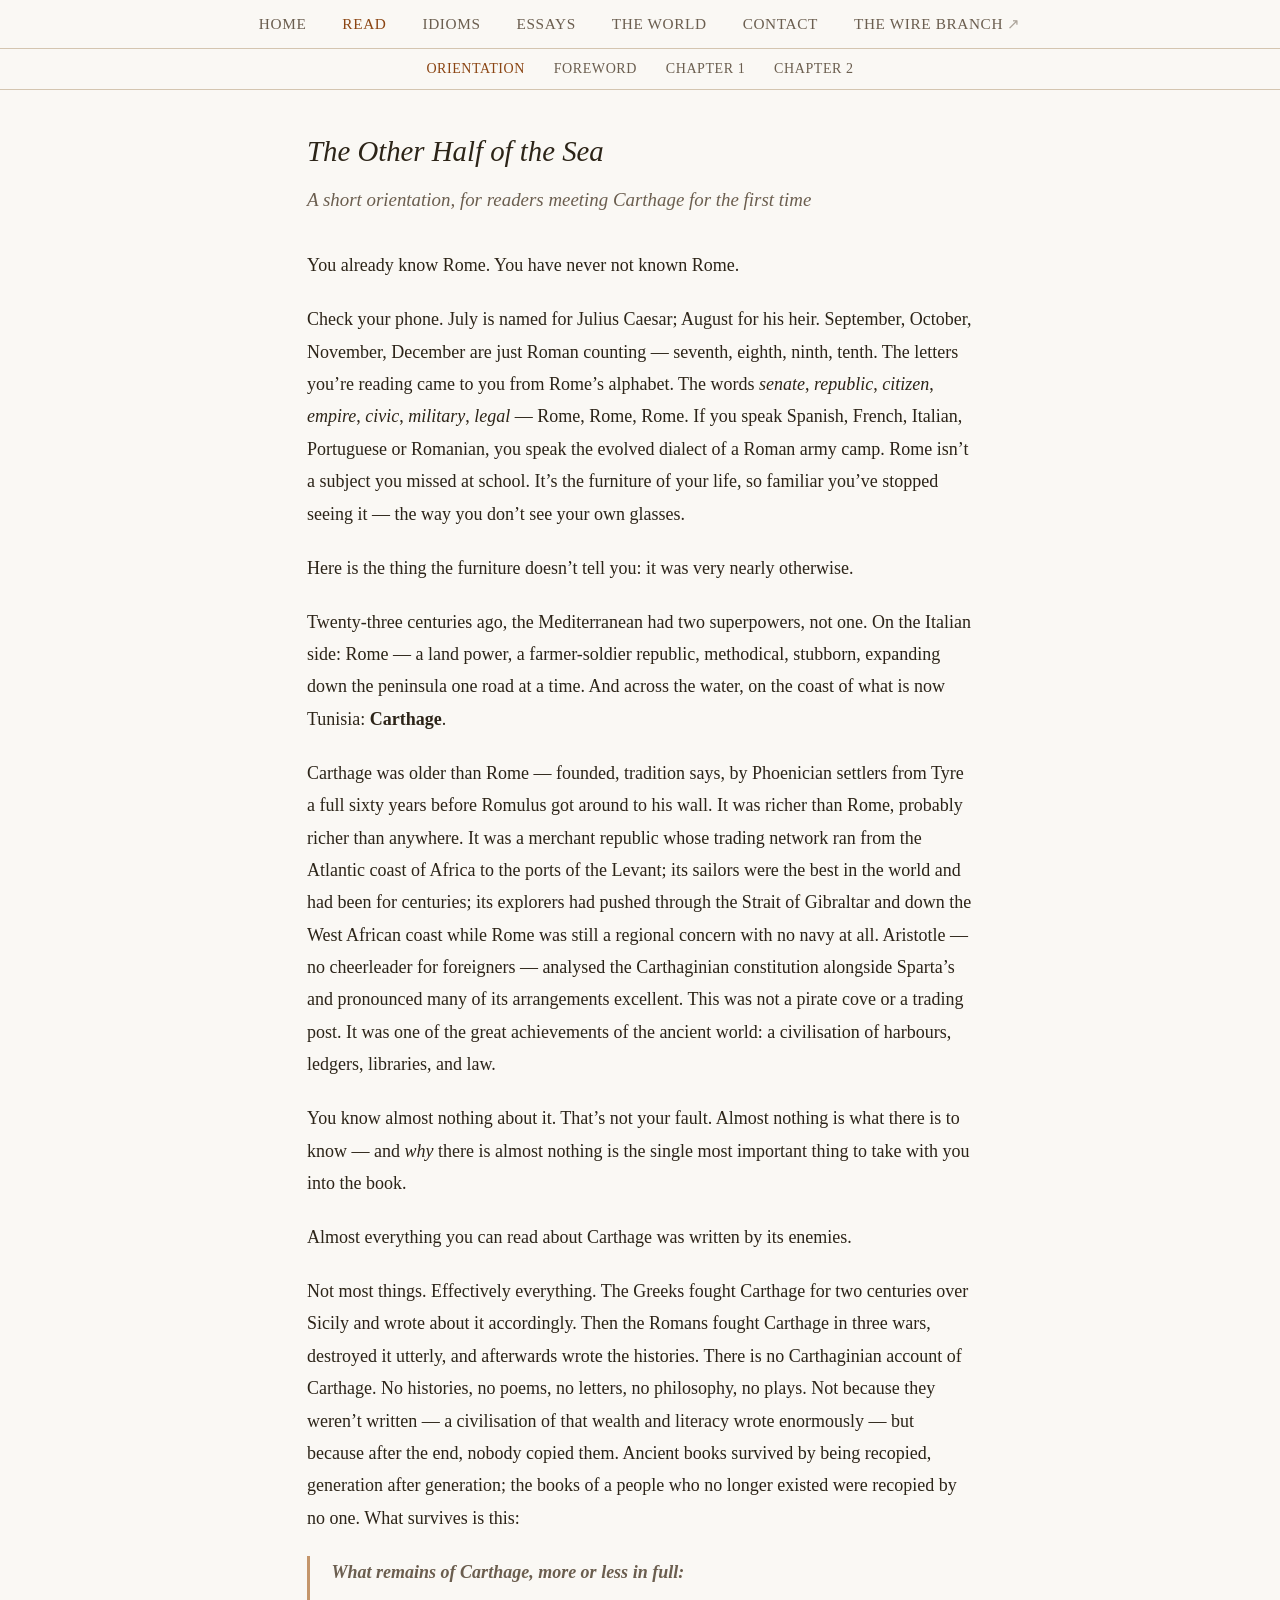
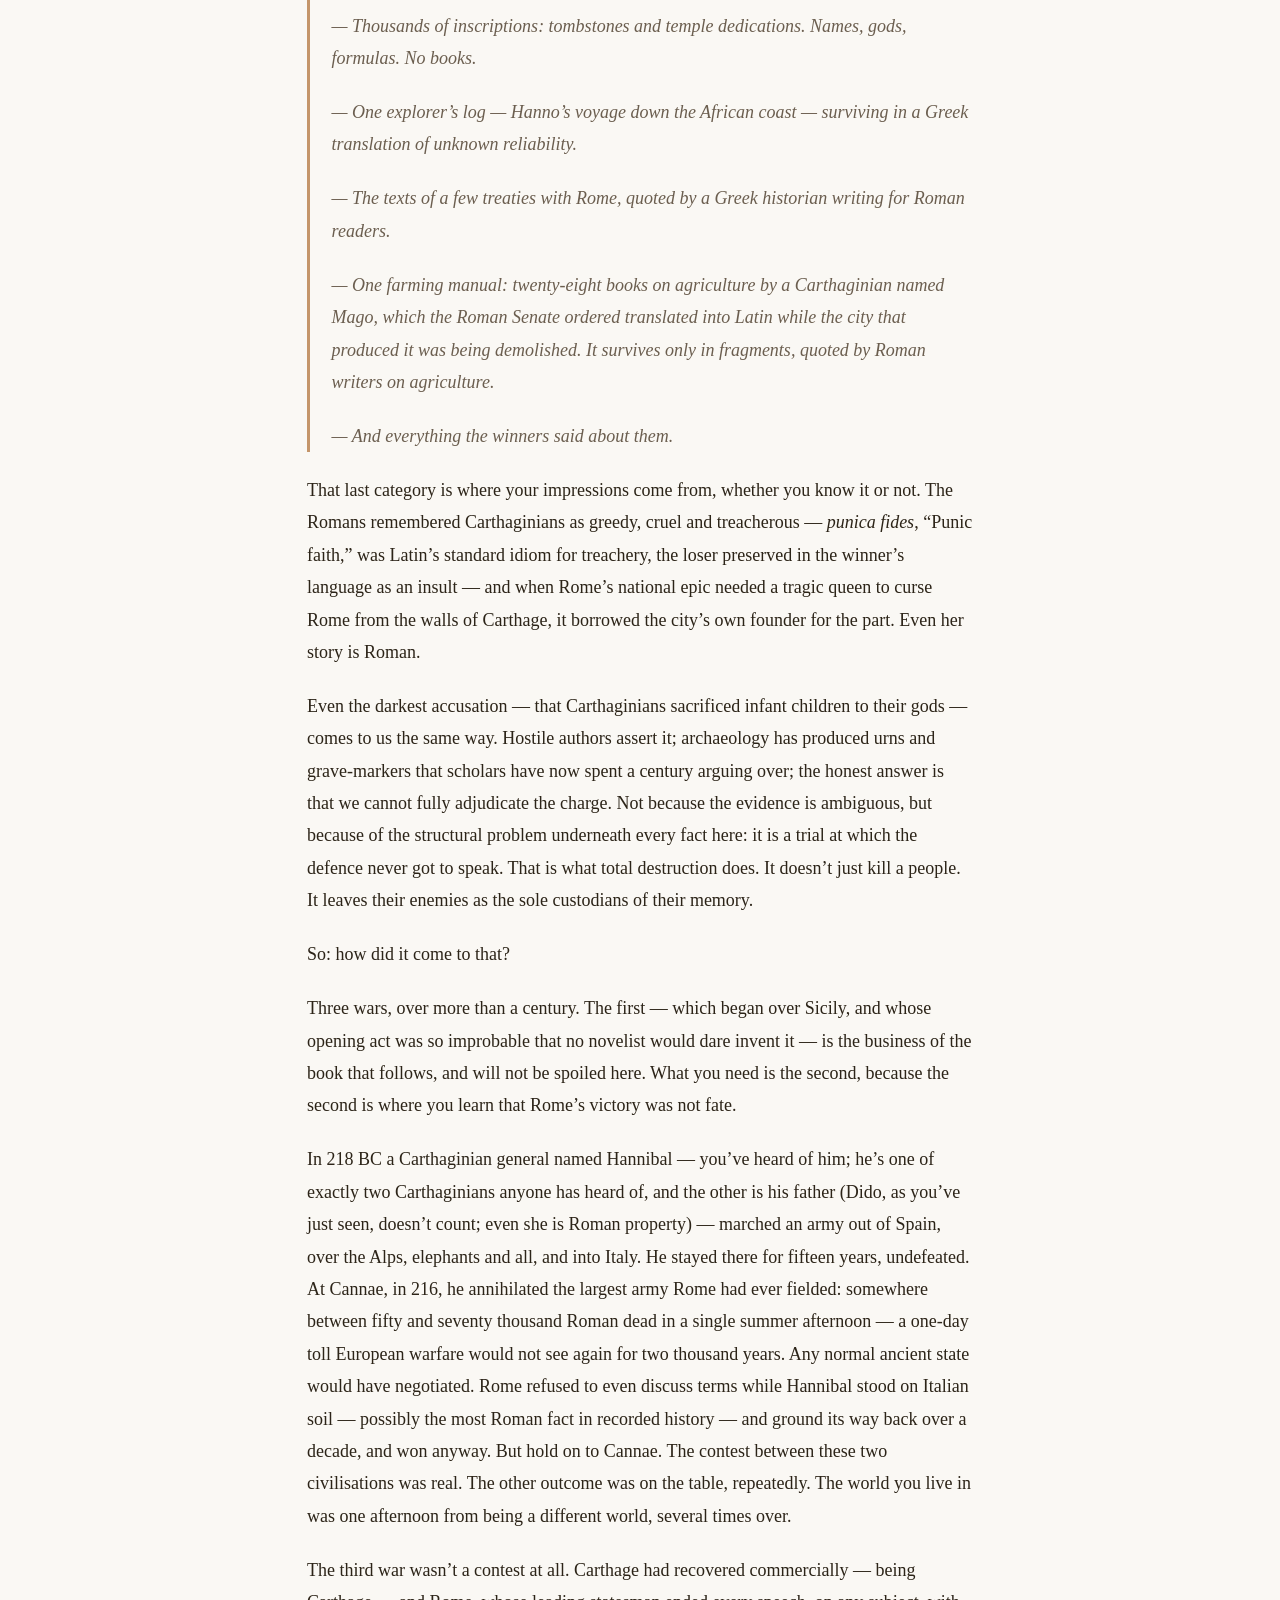
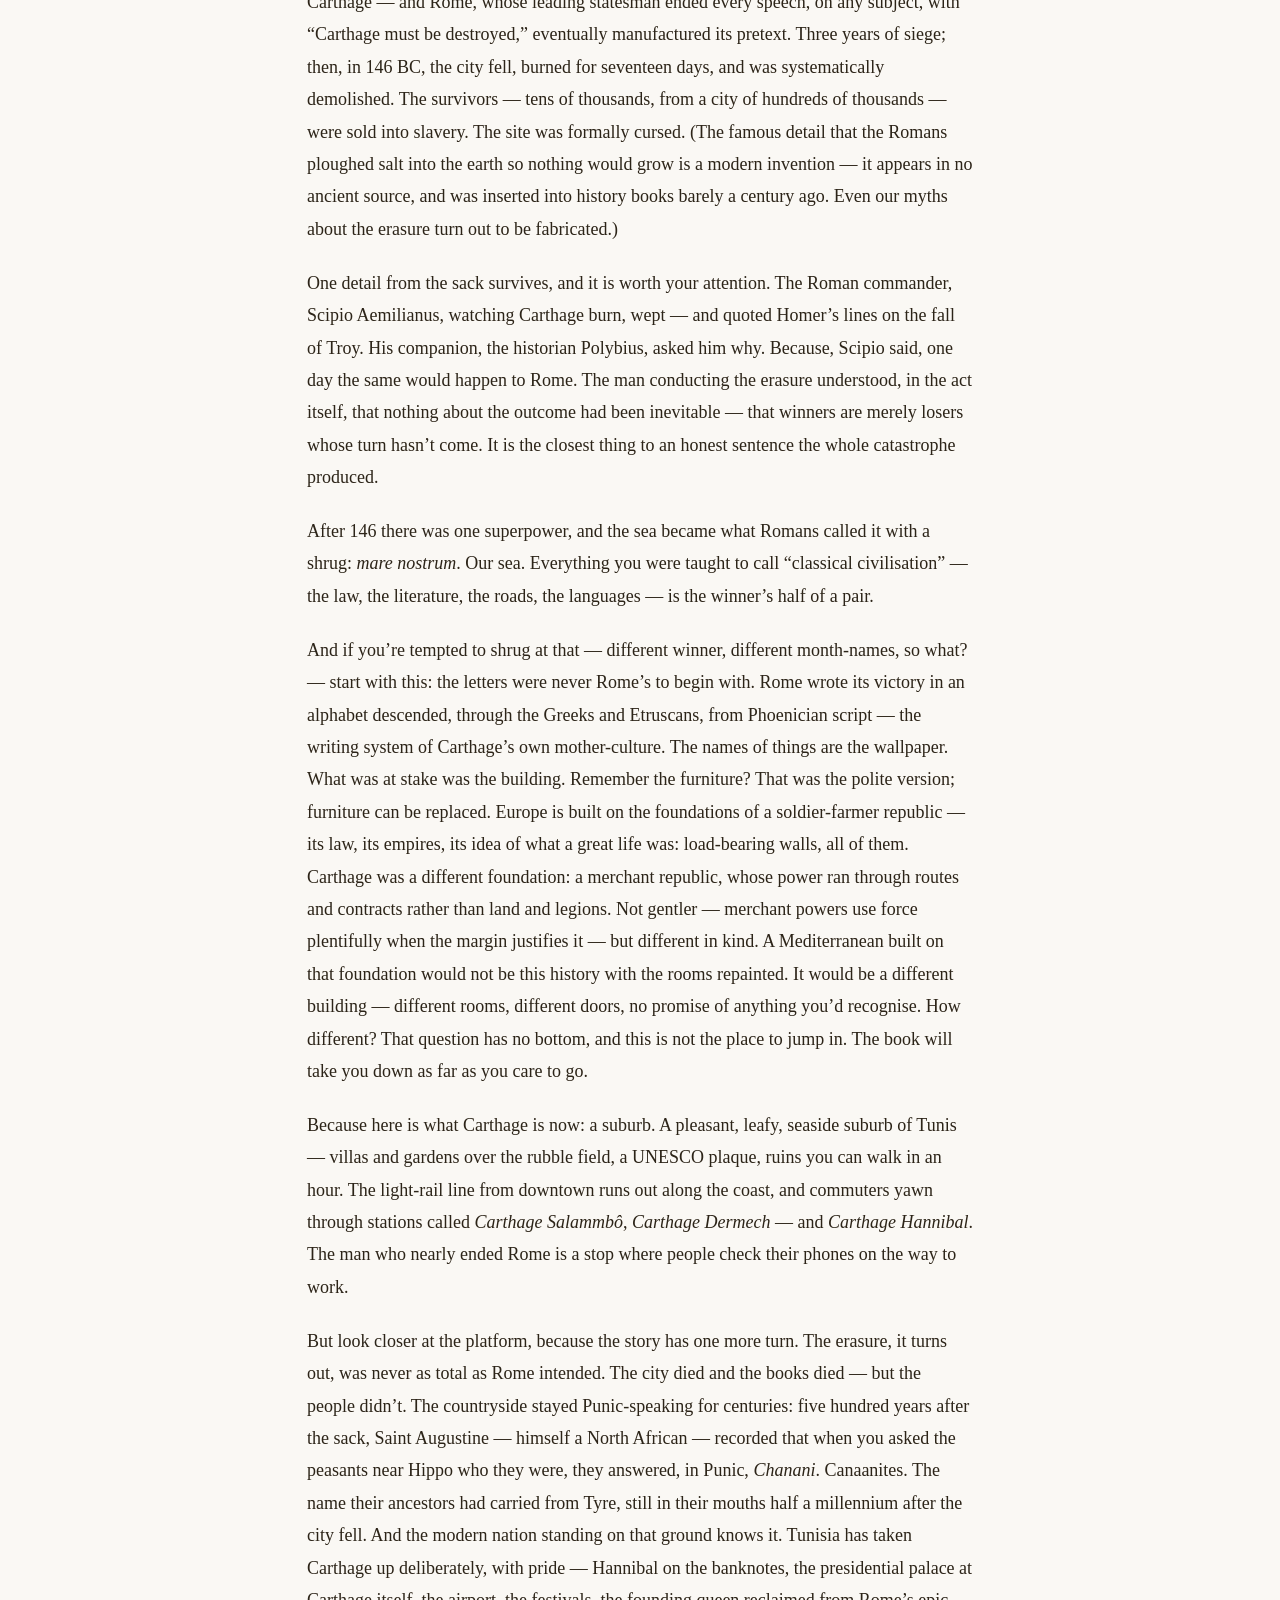
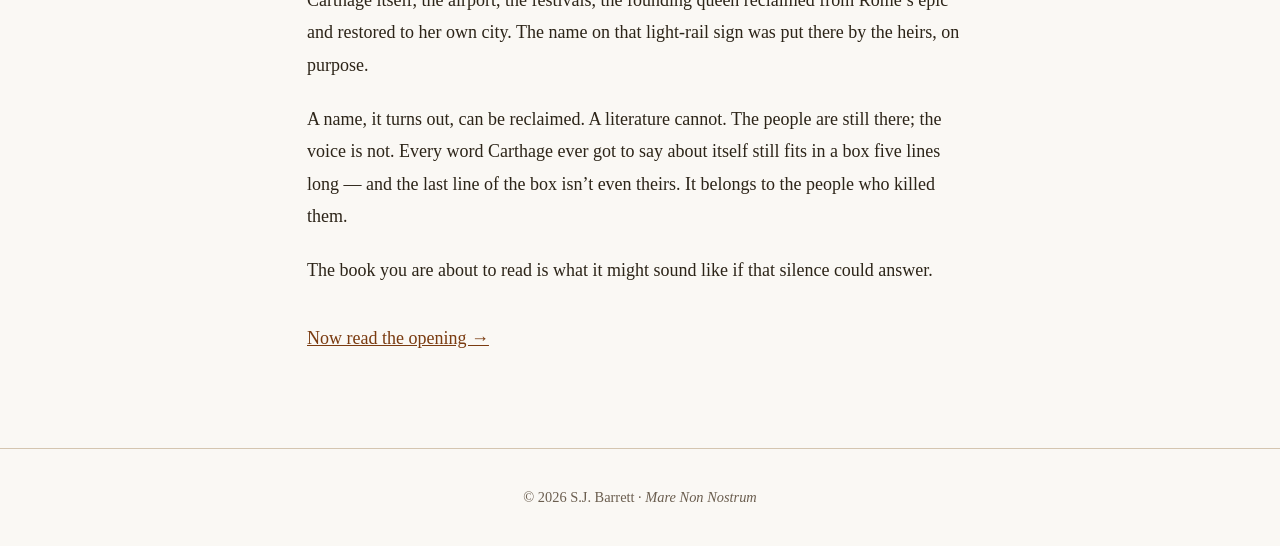
<file: orientation.html>
<!DOCTYPE html>
<html lang="en">
<head>
  <meta charset="utf-8">
  <meta name="viewport" content="width=device-width, initial-scale=1">
  <title>The Other Half of the Sea — Mare Non Nostrum</title>
  <meta name="description" content="A short, optional orientation for readers meeting Carthage for the first time — and why almost everything you can read about it was written by its enemies.">
  <link rel="stylesheet" href="style.css">
</head>
<body>

<nav>
  <a href="index.html">Home</a>
  <a href="read.html" class="active">Read</a>
  <a href="idioms.html">Idioms</a>
  <a href="essay.html">Essays</a>
  <a href="world.html">The World</a>
  <a href="index.html#contact">Contact</a>
  <a href="https://thewirebranch.com/" class="ext">The Wire Branch</a>
</nav>

<div class="subnav">
  <a href="orientation.html" class="active">Orientation</a>
  <a href="read.html#foreword">Foreword</a>
  <a href="read.html#chapter-1">Chapter 1</a>
  <a href="read.html#chapter-2">Chapter 2</a>
</div>

<div class="container">
  <div class="essay-content">

    <h1>The Other Half of the Sea</h1>
    <div class="essay-subtitle">A short orientation, for readers meeting Carthage for the first time</div>

    <p>You already know Rome. You have never not known Rome.</p>

    <p>Check your phone. July is named for Julius Caesar; August for his heir. September, October, November, December are just Roman counting — seventh, eighth, ninth, tenth. The letters you’re reading came to you from Rome’s alphabet. The words <em>senate</em>, <em>republic</em>, <em>citizen</em>, <em>empire</em>, <em>civic</em>, <em>military</em>, <em>legal</em> — Rome, Rome, Rome. If you speak Spanish, French, Italian, Portuguese or Romanian, you speak the evolved dialect of a Roman army camp. Rome isn’t a subject you missed at school. It’s the furniture of your life, so familiar you’ve stopped seeing it — the way you don’t see your own glasses.</p>

    <p>Here is the thing the furniture doesn’t tell you: it was very nearly otherwise.</p>

    <p>Twenty-three centuries ago, the Mediterranean had two superpowers, not one. On the Italian side: Rome — a land power, a farmer-soldier republic, methodical, stubborn, expanding down the peninsula one road at a time. And across the water, on the coast of what is now Tunisia: <strong>Carthage</strong>.</p>

    <p>Carthage was older than Rome — founded, tradition says, by Phoenician settlers from Tyre a full sixty years before Romulus got around to his wall. It was richer than Rome, probably richer than anywhere. It was a merchant republic whose trading network ran from the Atlantic coast of Africa to the ports of the Levant; its sailors were the best in the world and had been for centuries; its explorers had pushed through the Strait of Gibraltar and down the West African coast while Rome was still a regional concern with no navy at all. Aristotle — no cheerleader for foreigners — analysed the Carthaginian constitution alongside Sparta’s and pronounced many of its arrangements excellent. This was not a pirate cove or a trading post. It was one of the great achievements of the ancient world: a civilisation of harbours, ledgers, libraries, and law.</p>

    <p>You know almost nothing about it. That’s not your fault. Almost nothing is what there is to know — and <em>why</em> there is almost nothing is the single most important thing to take with you into the book.</p>

    <p>Almost everything you can read about Carthage was written by its enemies.</p>

    <p>Not most things. Effectively everything. The Greeks fought Carthage for two centuries over Sicily and wrote about it accordingly. Then the Romans fought Carthage in three wars, destroyed it utterly, and afterwards wrote the histories. There is no Carthaginian account of Carthage. No histories, no poems, no letters, no philosophy, no plays. Not because they weren’t written — a civilisation of that wealth and literacy wrote enormously — but because after the end, nobody copied them. Ancient books survived by being recopied, generation after generation; the books of a people who no longer existed were recopied by no one. What survives is this:</p>

    <blockquote>
      <p><strong>What remains of Carthage, more or less in full:</strong></p>
      <p>— Thousands of inscriptions: tombstones and temple dedications. Names, gods, formulas. No books.</p>
      <p>— One explorer’s log — Hanno’s voyage down the African coast — surviving in a Greek translation of unknown reliability.</p>
      <p>— The texts of a few treaties with Rome, quoted by a Greek historian writing for Roman readers.</p>
      <p>— One farming manual: twenty-eight books on agriculture by a Carthaginian named Mago, which the Roman Senate ordered translated into Latin <em>while the city that produced it was being demolished</em>. It survives only in fragments, quoted by Roman writers on agriculture.</p>
      <p>— And everything the winners said about them.</p>
    </blockquote>

    <p>That last category is where your impressions come from, whether you know it or not. The Romans remembered Carthaginians as greedy, cruel and treacherous — <em>punica fides</em>, “Punic faith,” was Latin’s standard idiom for treachery, the loser preserved in the winner’s language as an insult — and when Rome’s national epic needed a tragic queen to curse Rome from the walls of Carthage, it borrowed the city’s own founder for the part. Even her story is Roman.</p>

    <p>Even the darkest accusation — that Carthaginians sacrificed infant children to their gods — comes to us the same way. Hostile authors assert it; archaeology has produced urns and grave-markers that scholars have now spent a century arguing over; the honest answer is that we cannot fully adjudicate the charge. Not because the evidence is ambiguous, but because of the structural problem underneath every fact here: it is a trial at which the defence never got to speak. That is what total destruction does. It doesn’t just kill a people. It leaves their enemies as the sole custodians of their memory.</p>

    <p>So: how did it come to that?</p>

    <p>Three wars, over more than a century. The first — which began over Sicily, and whose opening act was so improbable that no novelist would dare invent it — is the business of the book that follows, and will not be spoiled here. What you need is the second, because the second is where you learn that Rome’s victory was not fate.</p>

    <p>In 218 BC a Carthaginian general named Hannibal — you’ve heard of him; he’s one of exactly two Carthaginians anyone has heard of, and the other is his father (Dido, as you’ve just seen, doesn’t count; even she is Roman property) — marched an army out of Spain, over the Alps, elephants and all, and into Italy. He stayed there for fifteen years, undefeated. At Cannae, in 216, he annihilated the largest army Rome had ever fielded: somewhere between fifty and seventy thousand Roman dead in a single summer afternoon — a one-day toll European warfare would not see again for two thousand years. Any normal ancient state would have negotiated. Rome refused to even discuss terms while Hannibal stood on Italian soil — possibly the most Roman fact in recorded history — and ground its way back over a decade, and won anyway. But hold on to Cannae. The contest between these two civilisations was real. The other outcome was on the table, repeatedly. The world you live in was one afternoon from being a different world, several times over.</p>

    <p>The third war wasn’t a contest at all. Carthage had recovered commercially — being Carthage — and Rome, whose leading statesman ended every speech, on any subject, with “Carthage must be destroyed,” eventually manufactured its pretext. Three years of siege; then, in 146 BC, the city fell, burned for seventeen days, and was systematically demolished. The survivors — tens of thousands, from a city of hundreds of thousands — were sold into slavery. The site was formally cursed. (The famous detail that the Romans ploughed salt into the earth so nothing would grow is a modern invention — it appears in no ancient source, and was inserted into history books barely a century ago. Even our myths about the erasure turn out to be fabricated.)</p>

    <p>One detail from the sack survives, and it is worth your attention. The Roman commander, Scipio Aemilianus, watching Carthage burn, wept — and quoted Homer’s lines on the fall of Troy. His companion, the historian Polybius, asked him why. Because, Scipio said, one day the same would happen to Rome. The man conducting the erasure understood, in the act itself, that nothing about the outcome had been inevitable — that winners are merely losers whose turn hasn’t come. It is the closest thing to an honest sentence the whole catastrophe produced.</p>

    <p>After 146 there was one superpower, and the sea became what Romans called it with a shrug: <em>mare nostrum</em>. Our sea. Everything you were taught to call “classical civilisation” — the law, the literature, the roads, the languages — is the winner’s half of a pair.</p>

    <p>And if you’re tempted to shrug at that — different winner, different month-names, so what? — start with this: the letters were never Rome’s to begin with. Rome wrote its victory in an alphabet descended, through the Greeks and Etruscans, from Phoenician script — the writing system of Carthage’s own mother-culture. The names of things are the wallpaper. What was at stake was the building. Remember the furniture? That was the polite version; furniture can be replaced. Europe is built on the foundations of a soldier-farmer republic — its law, its empires, its idea of what a great life was: load-bearing walls, all of them. Carthage was a different foundation: a merchant republic, whose power ran through routes and contracts rather than land and legions. Not gentler — merchant powers use force plentifully when the margin justifies it — but different in kind. A Mediterranean built on that foundation would not be this history with the rooms repainted. It would be a different building — different rooms, different doors, no promise of anything you’d recognise. How different? That question has no bottom, and this is not the place to jump in. The book will take you down as far as you care to go.</p>

    <p>Because here is what Carthage is now: a suburb. A pleasant, leafy, seaside suburb of Tunis — villas and gardens over the rubble field, a UNESCO plaque, ruins you can walk in an hour. The light-rail line from downtown runs out along the coast, and commuters yawn through stations called <em>Carthage Salammbô</em>, <em>Carthage Dermech</em> — and <em>Carthage Hannibal</em>. The man who nearly ended Rome is a stop where people check their phones on the way to work.</p>

    <p>But look closer at the platform, because the story has one more turn. The erasure, it turns out, was never as total as Rome intended. The city died and the books died — but the people didn’t. The countryside stayed Punic-speaking for centuries: five hundred years after the sack, Saint Augustine — himself a North African — recorded that when you asked the peasants near Hippo who they were, they answered, in Punic, <em>Chanani</em>. Canaanites. The name their ancestors had carried from Tyre, still in their mouths half a millennium after the city fell. And the modern nation standing on that ground knows it. Tunisia has taken Carthage up deliberately, with pride — Hannibal on the banknotes, the presidential palace at Carthage itself, the airport, the festivals, the founding queen reclaimed from Rome’s epic and restored to her own city. The name on that light-rail sign was put there by the heirs, on purpose.</p>

    <p>A name, it turns out, can be reclaimed. A literature cannot. The people are still there; the voice is not. Every word Carthage ever got to say about itself still fits in a box five lines long — and the last line of the box isn’t even theirs. It belongs to the people who killed them.</p>

    <p>The book you are about to read is what it might sound like if that silence could answer.</p>

    <p style="margin-top: 2rem;"><a href="read.html" style="color: var(--link);">Now read the opening &rarr;</a></p>

  </div>
</div>

<footer>
  &copy; 2026 S.J. Barrett &middot; <a href="index.html"><em>Mare Non Nostrum</em></a>
</footer>

</body>
</html>
</file>
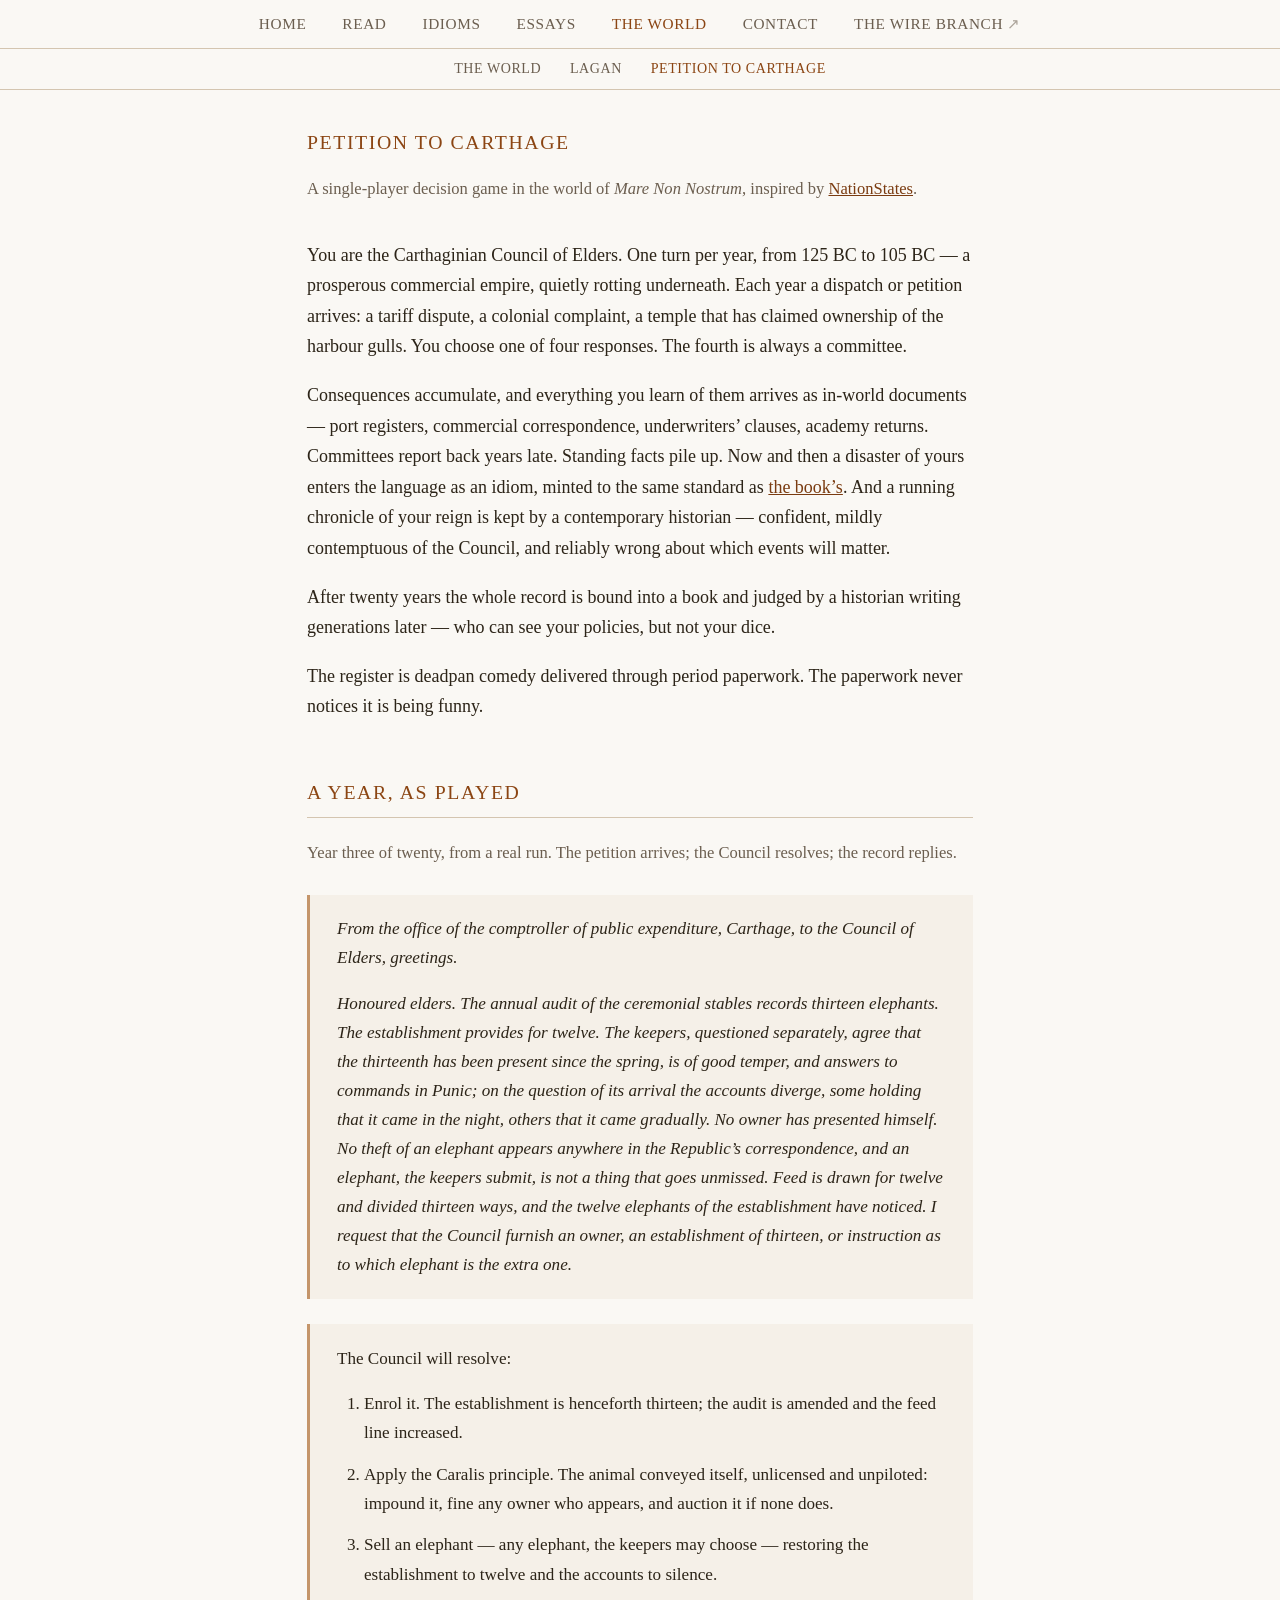
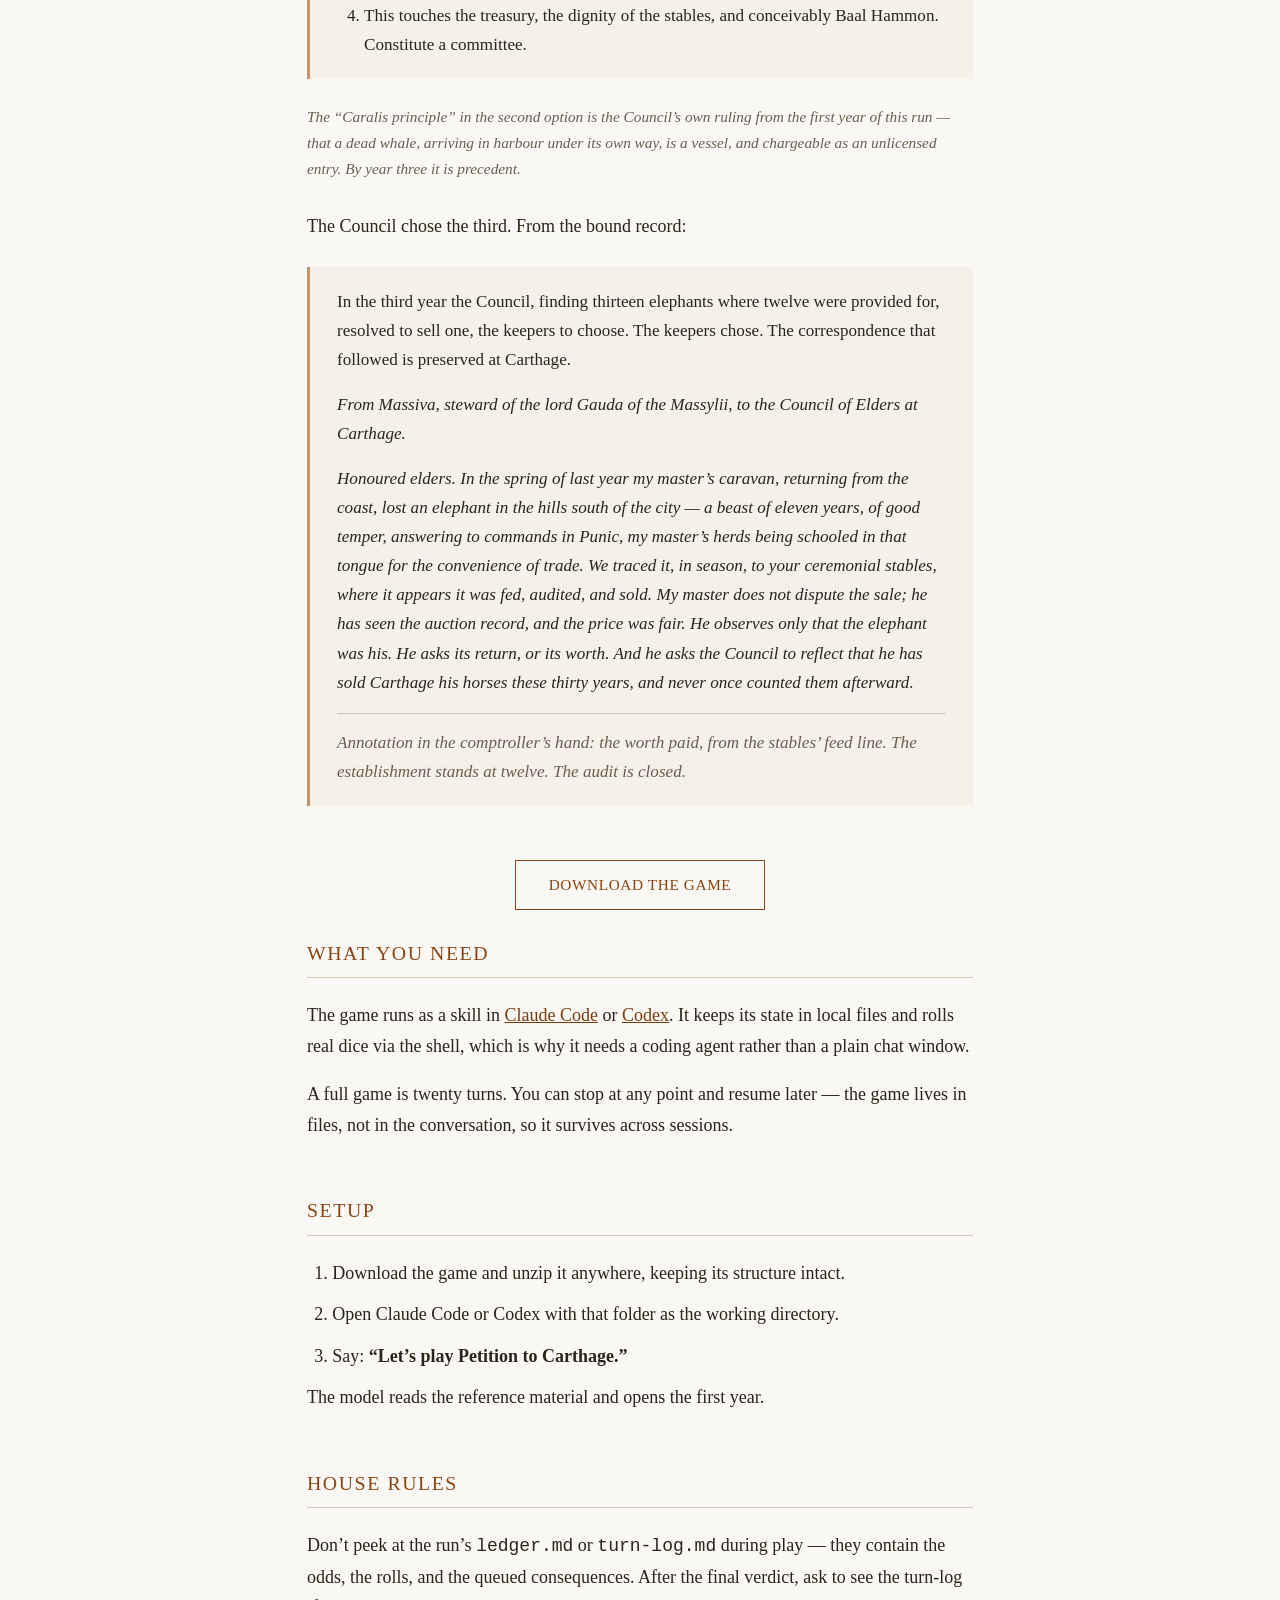
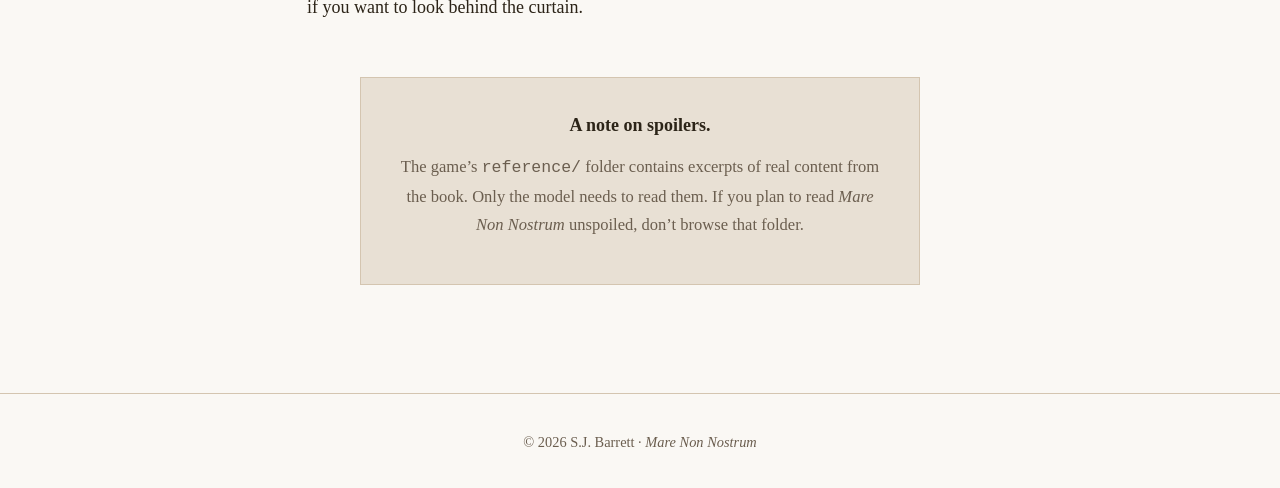
<file: petition-to-carthage.html>
<!DOCTYPE html>
<html lang="en">
<head>
  <meta charset="utf-8">
  <meta name="viewport" content="width=device-width, initial-scale=1">
  <title>Petition to Carthage — a game — Mare Non Nostrum</title>
  <meta name="description" content="Petition to Carthage — a single-player decision game in the world of Mare Non Nostrum. You are the Council of Elders. One petition per year, four options each. The fourth is always a committee.">

  <!-- Open Graph / social preview -->
  <meta property="og:type" content="website">
  <meta property="og:site_name" content="Mare Non Nostrum">
  <meta property="og:title" content="Petition to Carthage — a game in the world of Mare Non Nostrum">
  <meta property="og:description" content="You are the Carthaginian Council of Elders. One petition per year, four options each. The fourth is always a committee. Twenty years, then a historian judges the record.">
  <meta property="og:url" content="https://marenonnostrum.com/petition-to-carthage.html">
  <meta property="og:image" content="https://marenonnostrum.com/images/social-card-game.jpg">
  <meta property="og:image:width" content="1200">
  <meta property="og:image:height" content="630">
  <meta property="og:image:alt" content="Petition to Carthage — a decision game in the world of Mare Non Nostrum, by S.J. Barrett.">
  <meta name="twitter:card" content="summary_large_image">
  <meta name="twitter:title" content="Petition to Carthage — a game in the world of Mare Non Nostrum">
  <meta name="twitter:description" content="You are the Carthaginian Council of Elders. One petition per year, four options each. The fourth is always a committee.">
  <meta name="twitter:image" content="https://marenonnostrum.com/images/social-card-game.jpg">

  <link rel="stylesheet" href="style.css">
</head>
<body>

<nav>
  <a href="index.html">Home</a>
  <a href="read.html">Read</a>
  <a href="idioms.html">Idioms</a>
  <a href="essay.html">Essays</a>
  <a href="world.html" class="active">The World</a>
  <a href="index.html#contact">Contact</a>
  <a href="https://thewirebranch.com/" class="ext">The Wire Branch</a>
</nav>

<div class="subnav">
  <a href="world.html">The World</a>
  <a href="lagan.html">Lagan</a>
  <a href="petition-to-carthage.html" class="active">Petition to Carthage</a>
</div>

<div class="container">

  <section>
    <h2 style="border-bottom: none; margin-bottom: 0.5rem;">Petition to Carthage</h2>
    <p style="font-size: 0.92rem; color: var(--text-light); margin-bottom: 2rem;">A single-player decision game in the world of <em>Mare Non Nostrum</em>, inspired by <a href="https://www.nationstates.net/" target="_blank" rel="noopener" style="color: var(--link);">NationStates</a>.</p>

    <p>You are the Carthaginian Council of Elders. One turn per year, from 125 BC to 105 BC &mdash; a prosperous commercial empire, quietly rotting underneath. Each year a dispatch or petition arrives: a tariff dispute, a colonial complaint, a temple that has claimed ownership of the harbour gulls. You choose one of four responses. The fourth is always a committee.</p>

    <p>Consequences accumulate, and everything you learn of them arrives as in-world documents &mdash; port registers, commercial correspondence, underwriters&rsquo; clauses, academy returns. Committees report back years late. Standing facts pile up. Now and then a disaster of yours enters the language as an idiom, minted to the same standard as <a href="idioms.html" style="color: var(--link);">the book&rsquo;s</a>. And a running chronicle of your reign is kept by a contemporary historian &mdash; confident, mildly contemptuous of the Council, and reliably wrong about which events will matter.</p>

    <p>After twenty years the whole record is bound into a book and judged by a historian writing generations later &mdash; who can see your policies, but not your dice.</p>

    <p>The register is deadpan comedy delivered through period paperwork. The paperwork never notices it is being funny.</p>
  </section>

  <section>
    <h2>A Year, As Played</h2>
    <p style="font-size: 0.92rem; color: var(--text-light); margin-bottom: 1.5rem;">Year three of twenty, from a real run. The petition arrives; the Council resolves; the record replies.</p>

    <div class="game-doc">
      <p>From the office of the comptroller of public expenditure, Carthage, to the Council of Elders, greetings.</p>
      <p>Honoured elders. The annual audit of the ceremonial stables records thirteen elephants. The establishment provides for twelve. The keepers, questioned separately, agree that the thirteenth has been present since the spring, is of good temper, and answers to commands in Punic; on the question of its arrival the accounts diverge, some holding that it came in the night, others that it came gradually. No owner has presented himself. No theft of an elephant appears anywhere in the Republic&rsquo;s correspondence, and an elephant, the keepers submit, is not a thing that goes unmissed. Feed is drawn for twelve and divided thirteen ways, and the twelve elephants of the establishment have noticed. I request that the Council furnish an owner, an establishment of thirteen, or instruction as to which elephant is the extra one.</p>
    </div>

    <div class="game-doc" style="font-style: normal;">
      <p>The Council will resolve:</p>
      <ol class="game-options">
        <li>Enrol it. The establishment is henceforth thirteen; the audit is amended and the feed line increased.</li>
        <li>Apply the Caralis principle. The animal conveyed itself, unlicensed and unpiloted: impound it, fine any owner who appears, and auction it if none does.</li>
        <li>Sell an elephant &mdash; any elephant, the keepers may choose &mdash; restoring the establishment to twelve and the accounts to silence.</li>
        <li>This touches the treasury, the dignity of the stables, and conceivably Baal Hammon. Constitute a committee.</li>
      </ol>
    </div>

    <p class="doc-caption">The &ldquo;Caralis principle&rdquo; in the second option is the Council&rsquo;s own ruling from the first year of this run &mdash; that a dead whale, arriving in harbour under its own way, is a vessel, and chargeable as an unlicensed entry. By year three it is precedent.</p>

    <p>The Council chose the third. From the bound record:</p>

    <div class="game-doc">
      <p style="font-style: normal;">In the third year the Council, finding thirteen elephants where twelve were provided for, resolved to sell one, the keepers to choose. The keepers chose. The correspondence that followed is preserved at Carthage.</p>
      <p>From Massiva, steward of the lord Gauda of the Massylii, to the Council of Elders at Carthage.</p>
      <p>Honoured elders. In the spring of last year my master&rsquo;s caravan, returning from the coast, lost an elephant in the hills south of the city &mdash; a beast of eleven years, of good temper, answering to commands in Punic, my master&rsquo;s herds being schooled in that tongue for the convenience of trade. We traced it, in season, to your ceremonial stables, where it appears it was fed, audited, and sold. My master does not dispute the sale; he has seen the auction record, and the price was fair. He observes only that the elephant was his. He asks its return, or its worth. And he asks the Council to reflect that he has sold Carthage his horses these thirty years, and never once counted them afterward.</p>
      <p class="doc-annotation">Annotation in the comptroller&rsquo;s hand: the worth paid, from the stables&rsquo; feed line. The establishment stands at twelve. The audit is closed.</p>
    </div>
  </section>

  <div class="buy-links">
    <a href="downloads/petition-to-carthage.zip">Download the Game</a>
  </div>

  <section>
    <h2>What You Need</h2>
    <p>The game runs as a skill in <a href="https://claude.com/claude-code" target="_blank" rel="noopener" style="color: var(--link);">Claude Code</a> or <a href="https://openai.com/codex/" target="_blank" rel="noopener" style="color: var(--link);">Codex</a>. It keeps its state in local files and rolls real dice via the shell, which is why it needs a coding agent rather than a plain chat window.</p>
    <p>A full game is twenty turns. You can stop at any point and resume later &mdash; the game lives in files, not in the conversation, so it survives across sessions.</p>
  </section>

  <section>
    <h2>Setup</h2>
    <ol style="padding-left: 1.4rem;">
      <li style="margin-bottom: 0.6rem;">Download the game and unzip it anywhere, keeping its structure intact.</li>
      <li style="margin-bottom: 0.6rem;">Open Claude Code or Codex with that folder as the working directory.</li>
      <li style="margin-bottom: 0.6rem;">Say: <strong>&ldquo;Let&rsquo;s play Petition to Carthage.&rdquo;</strong></li>
    </ol>
    <p>The model reads the reference material and opens the first year.</p>
  </section>

  <section>
    <h2>House Rules</h2>
    <p>Don&rsquo;t peek at the run&rsquo;s <code>ledger.md</code> or <code>turn-log.md</code> during play &mdash; they contain the odds, the rolls, and the queued consequences. After the final verdict, ask to see the turn-log if you want to look behind the curtain.</p>
  </section>

  <div class="spoiler-note" style="margin-bottom: 2rem;">
    <p><strong>A note on spoilers.</strong></p>
    <p>The game&rsquo;s <code>reference/</code> folder contains excerpts of real content from the book. Only the model needs to read them. If you plan to read <em>Mare Non Nostrum</em> unspoiled, don&rsquo;t browse that folder.</p>
  </div>

</div>

<footer>
  &copy; 2026 S.J. Barrett &middot; <a href="index.html"><em>Mare Non Nostrum</em></a>
</footer>

</body>
</html>
</file>
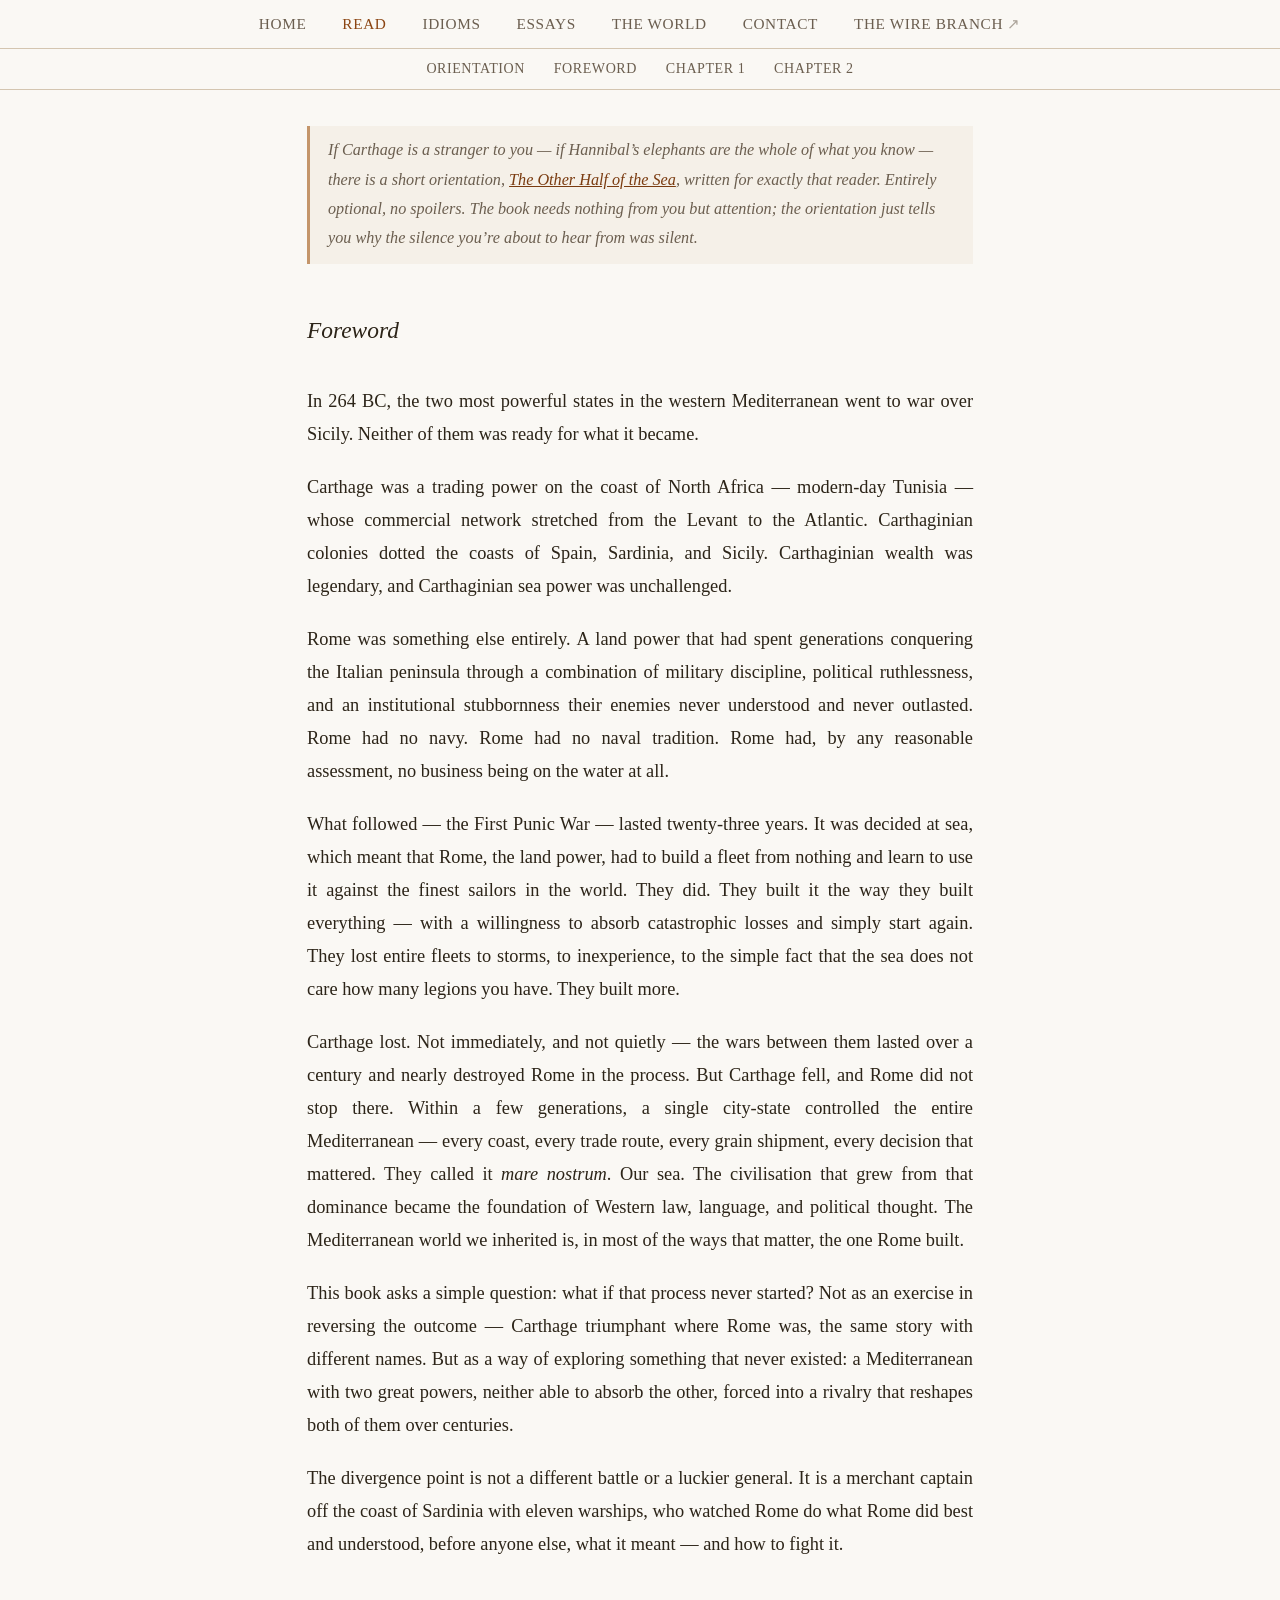
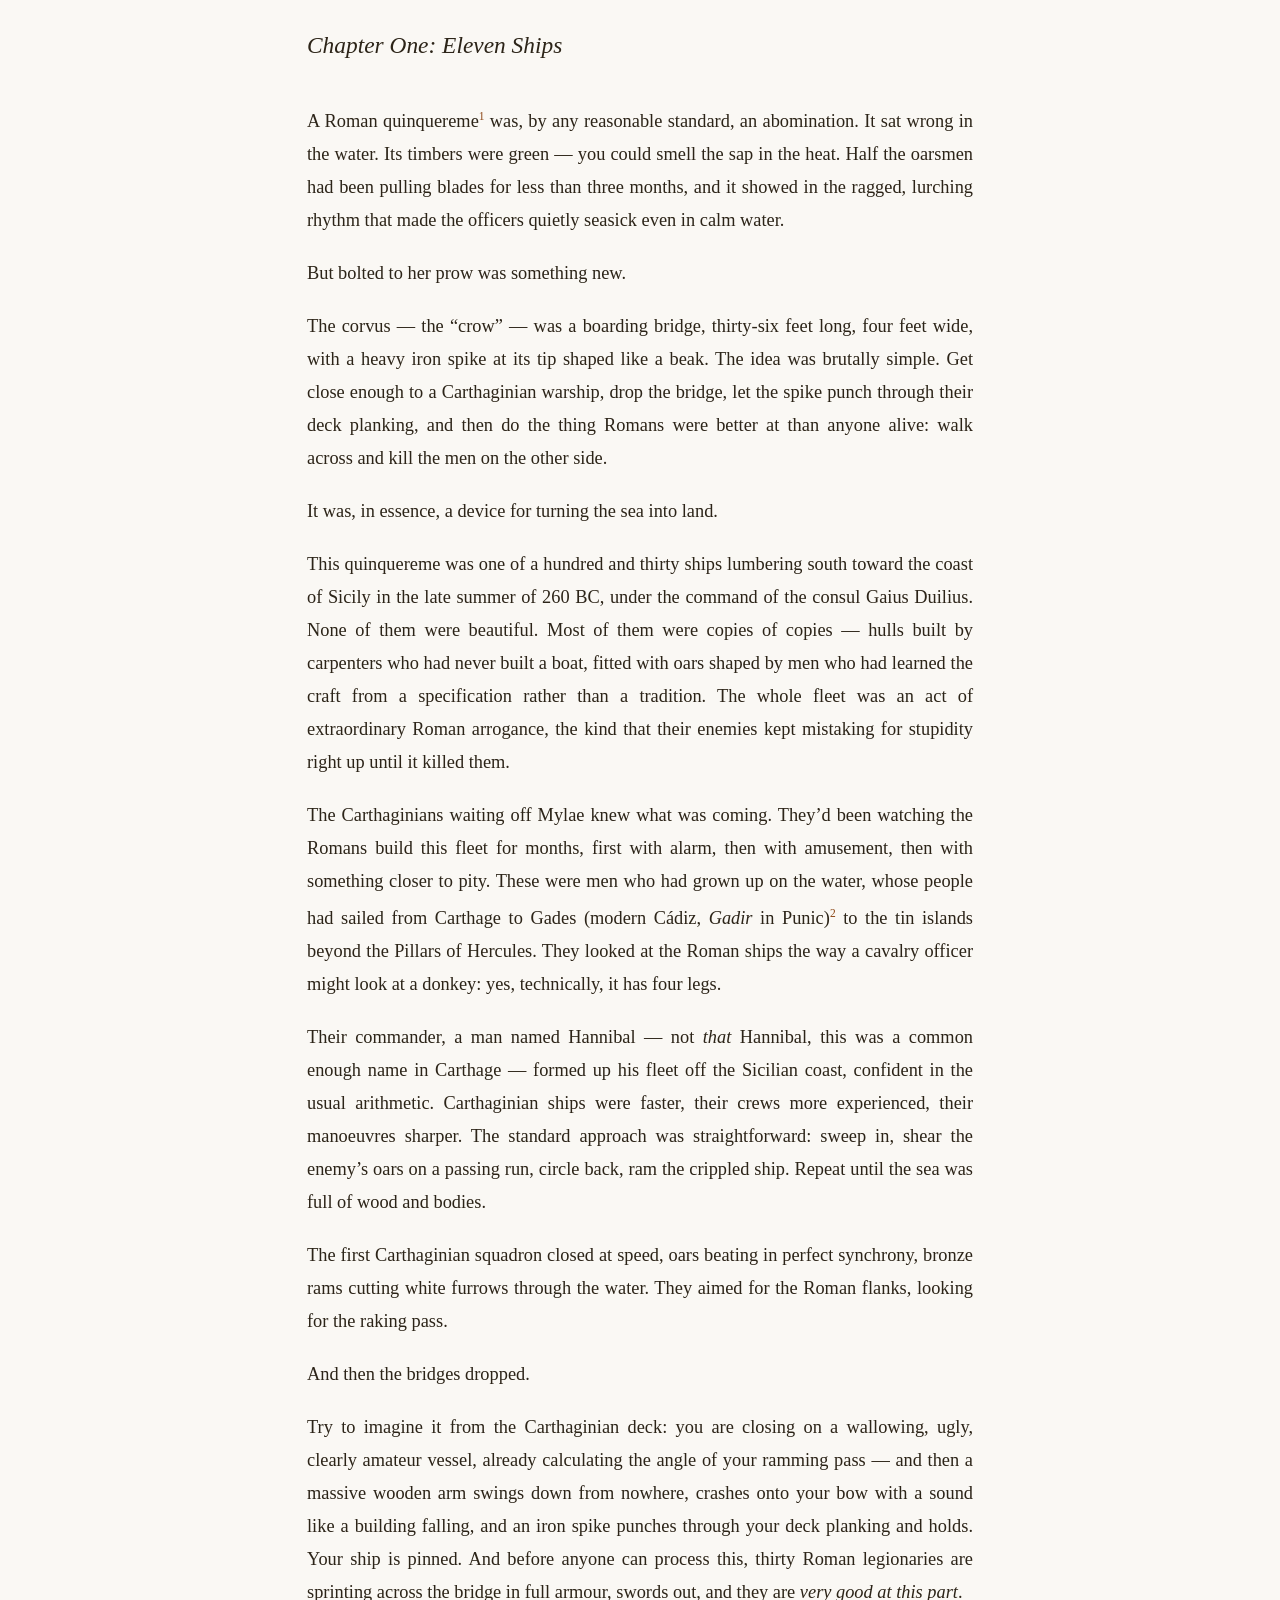
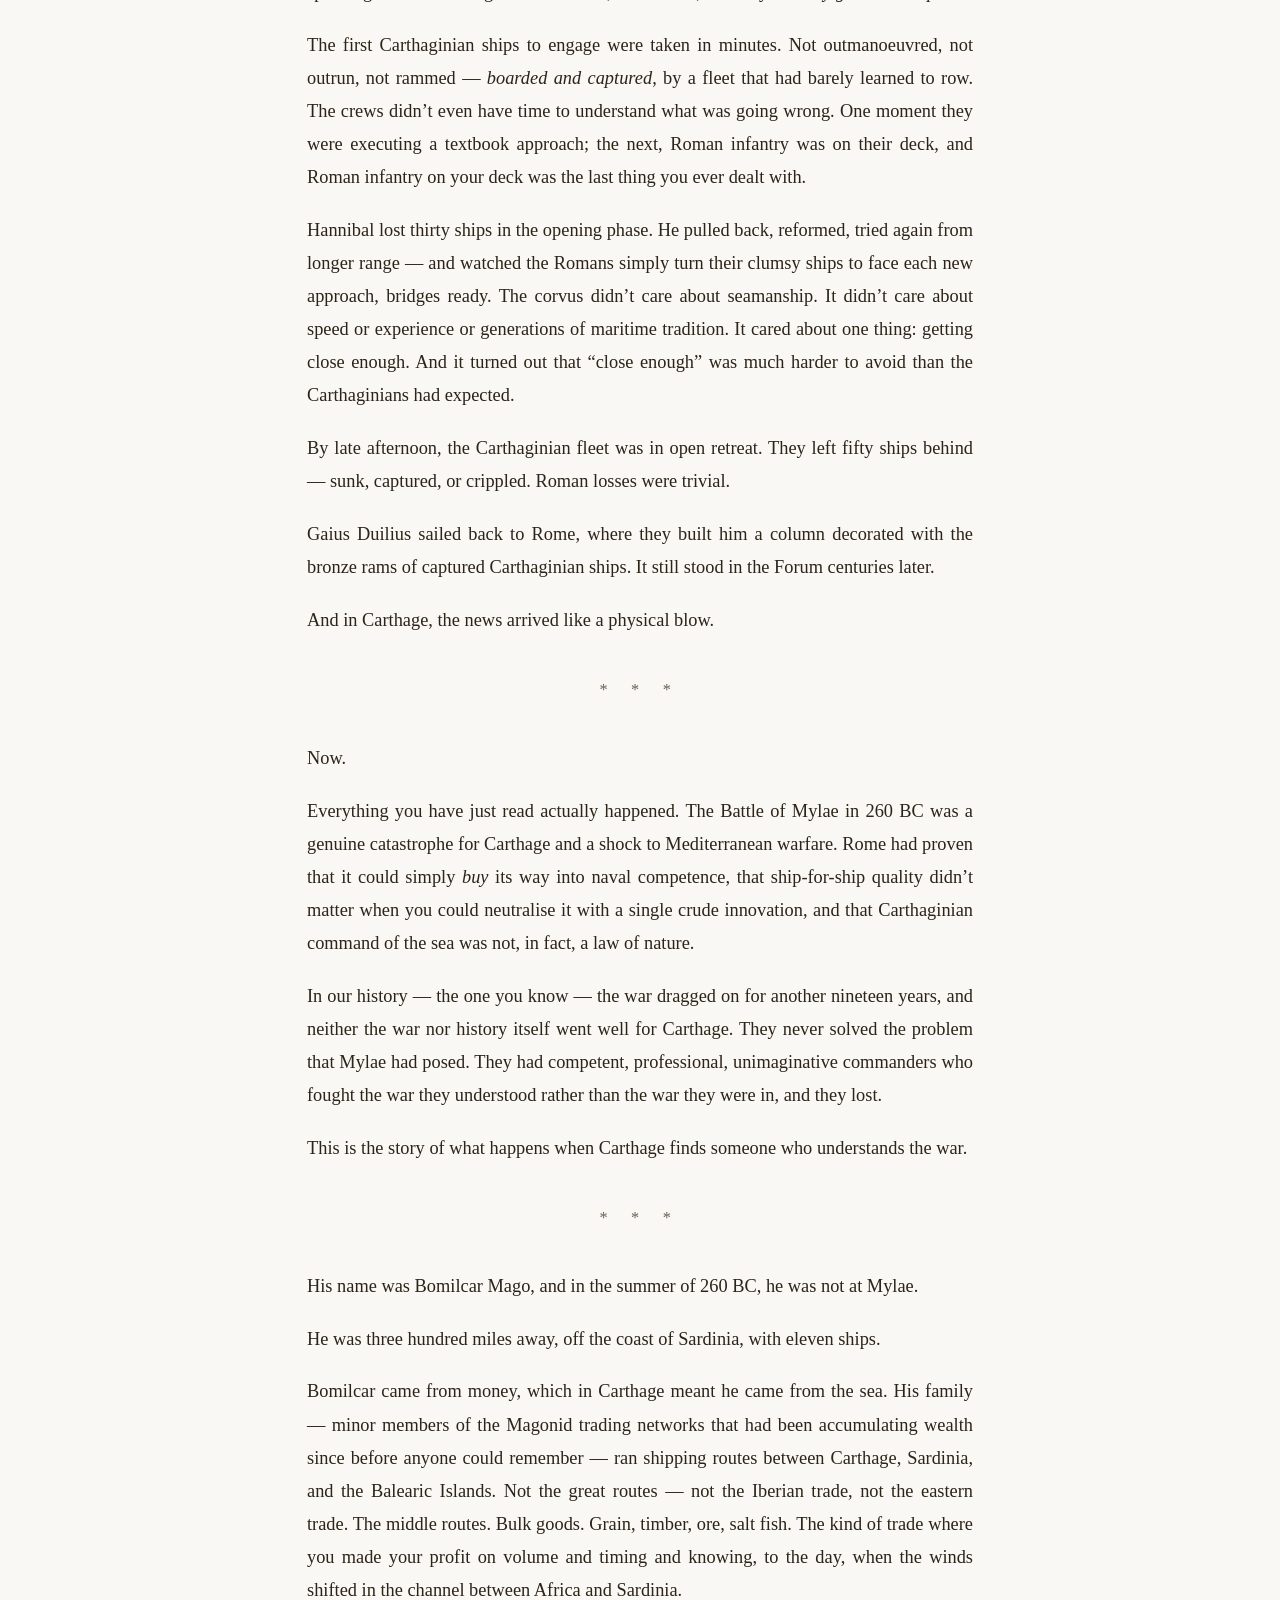
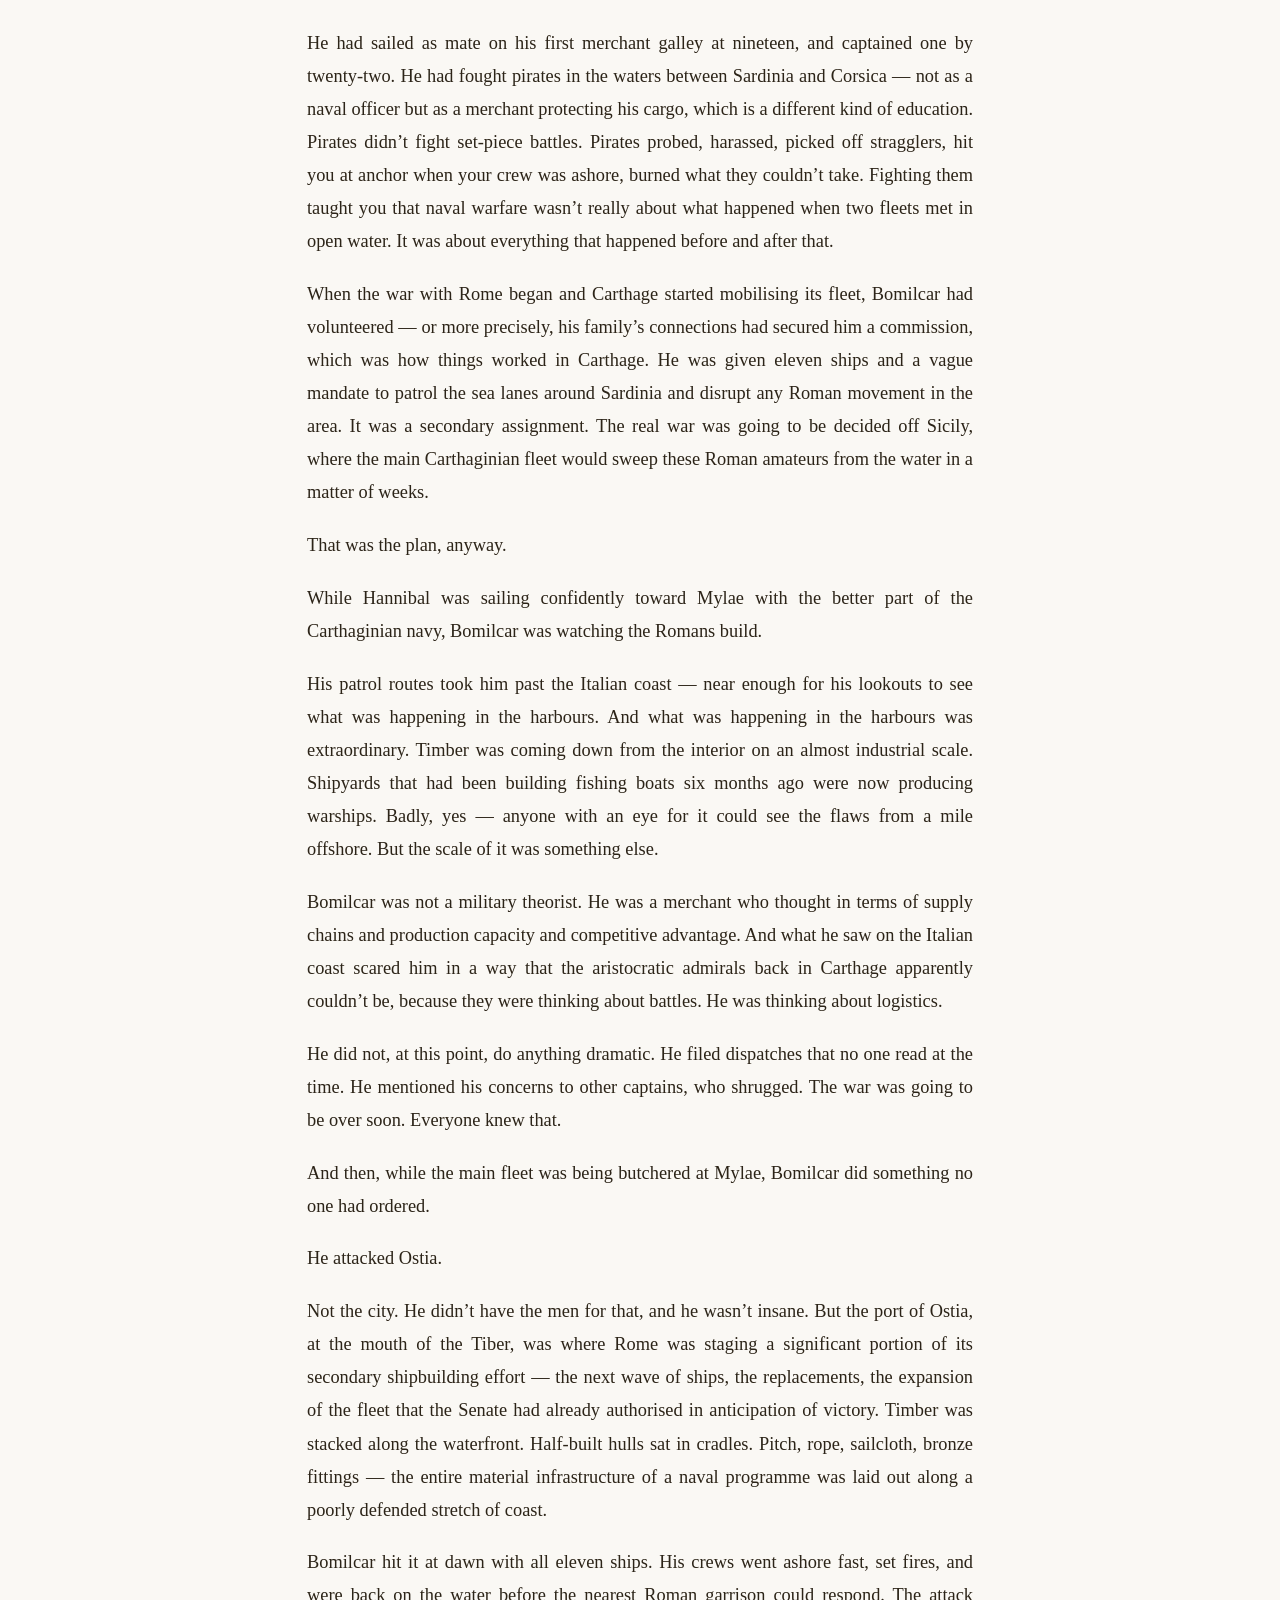
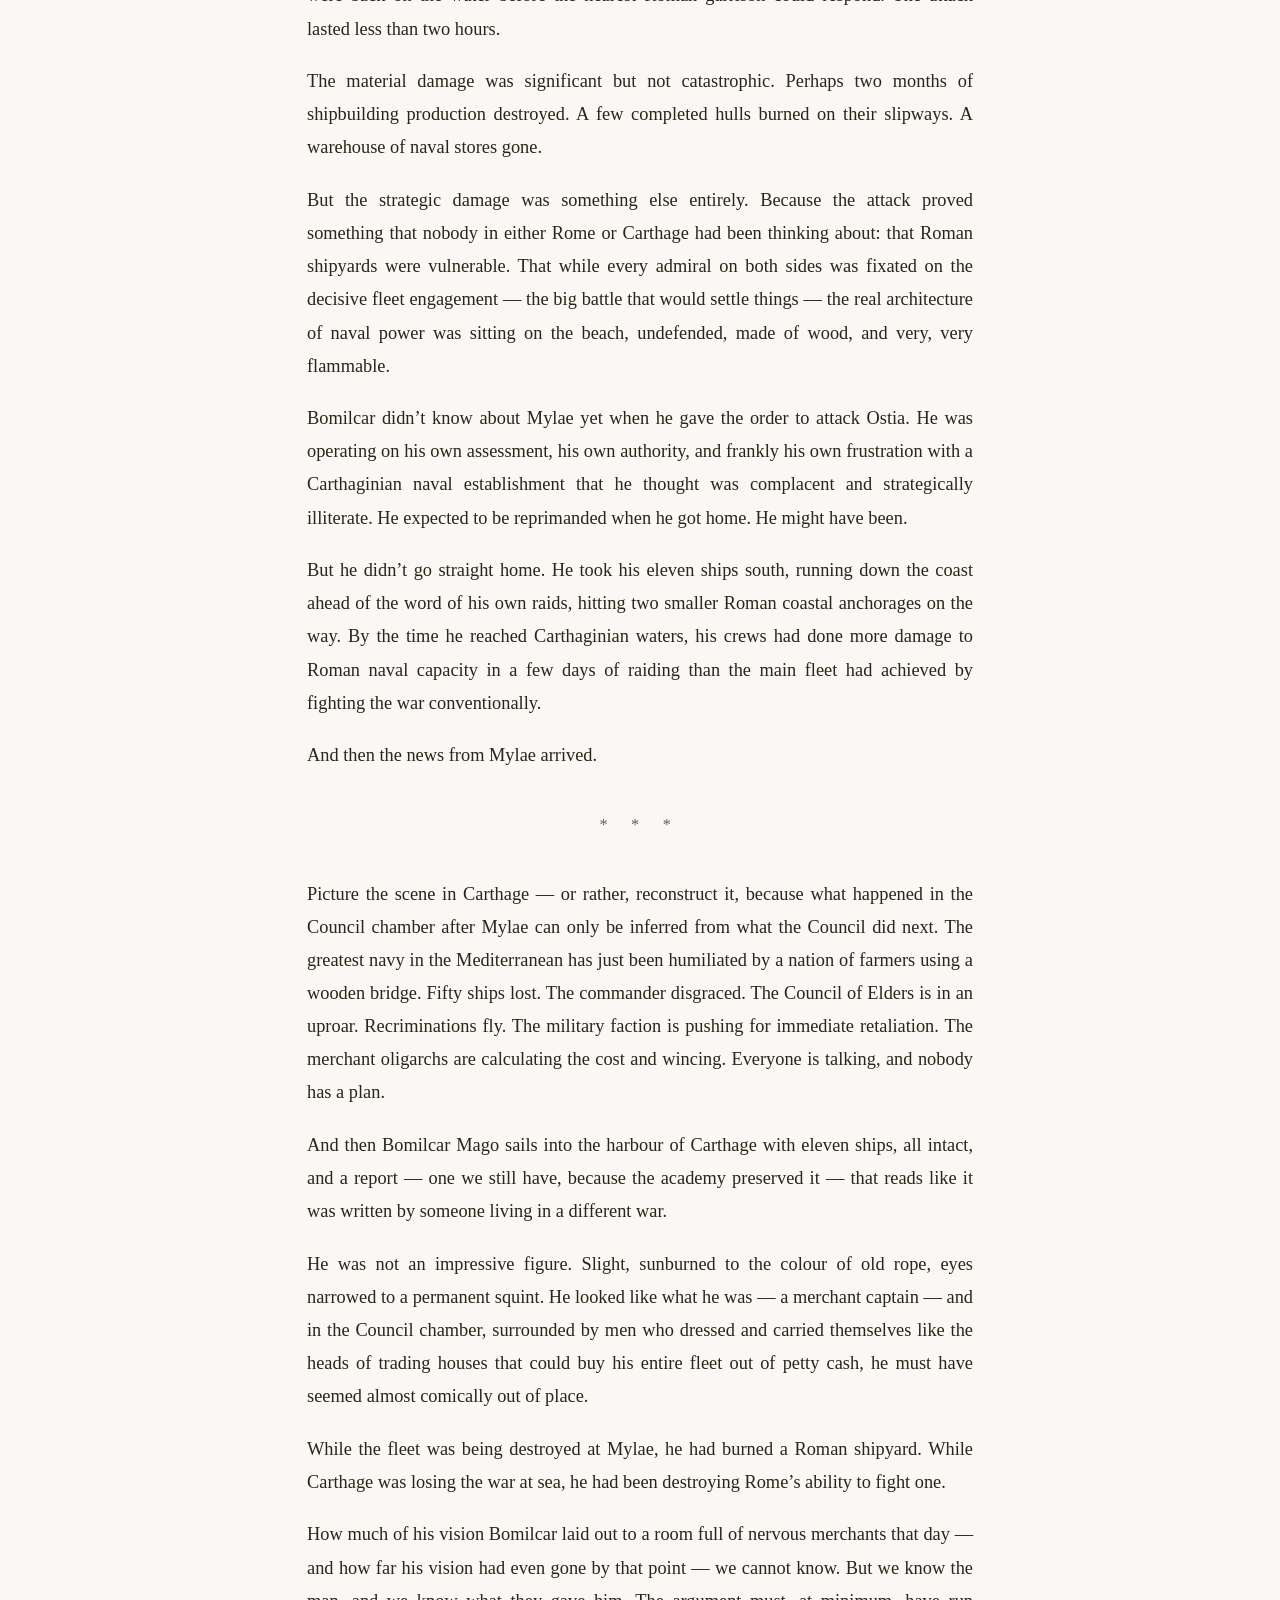
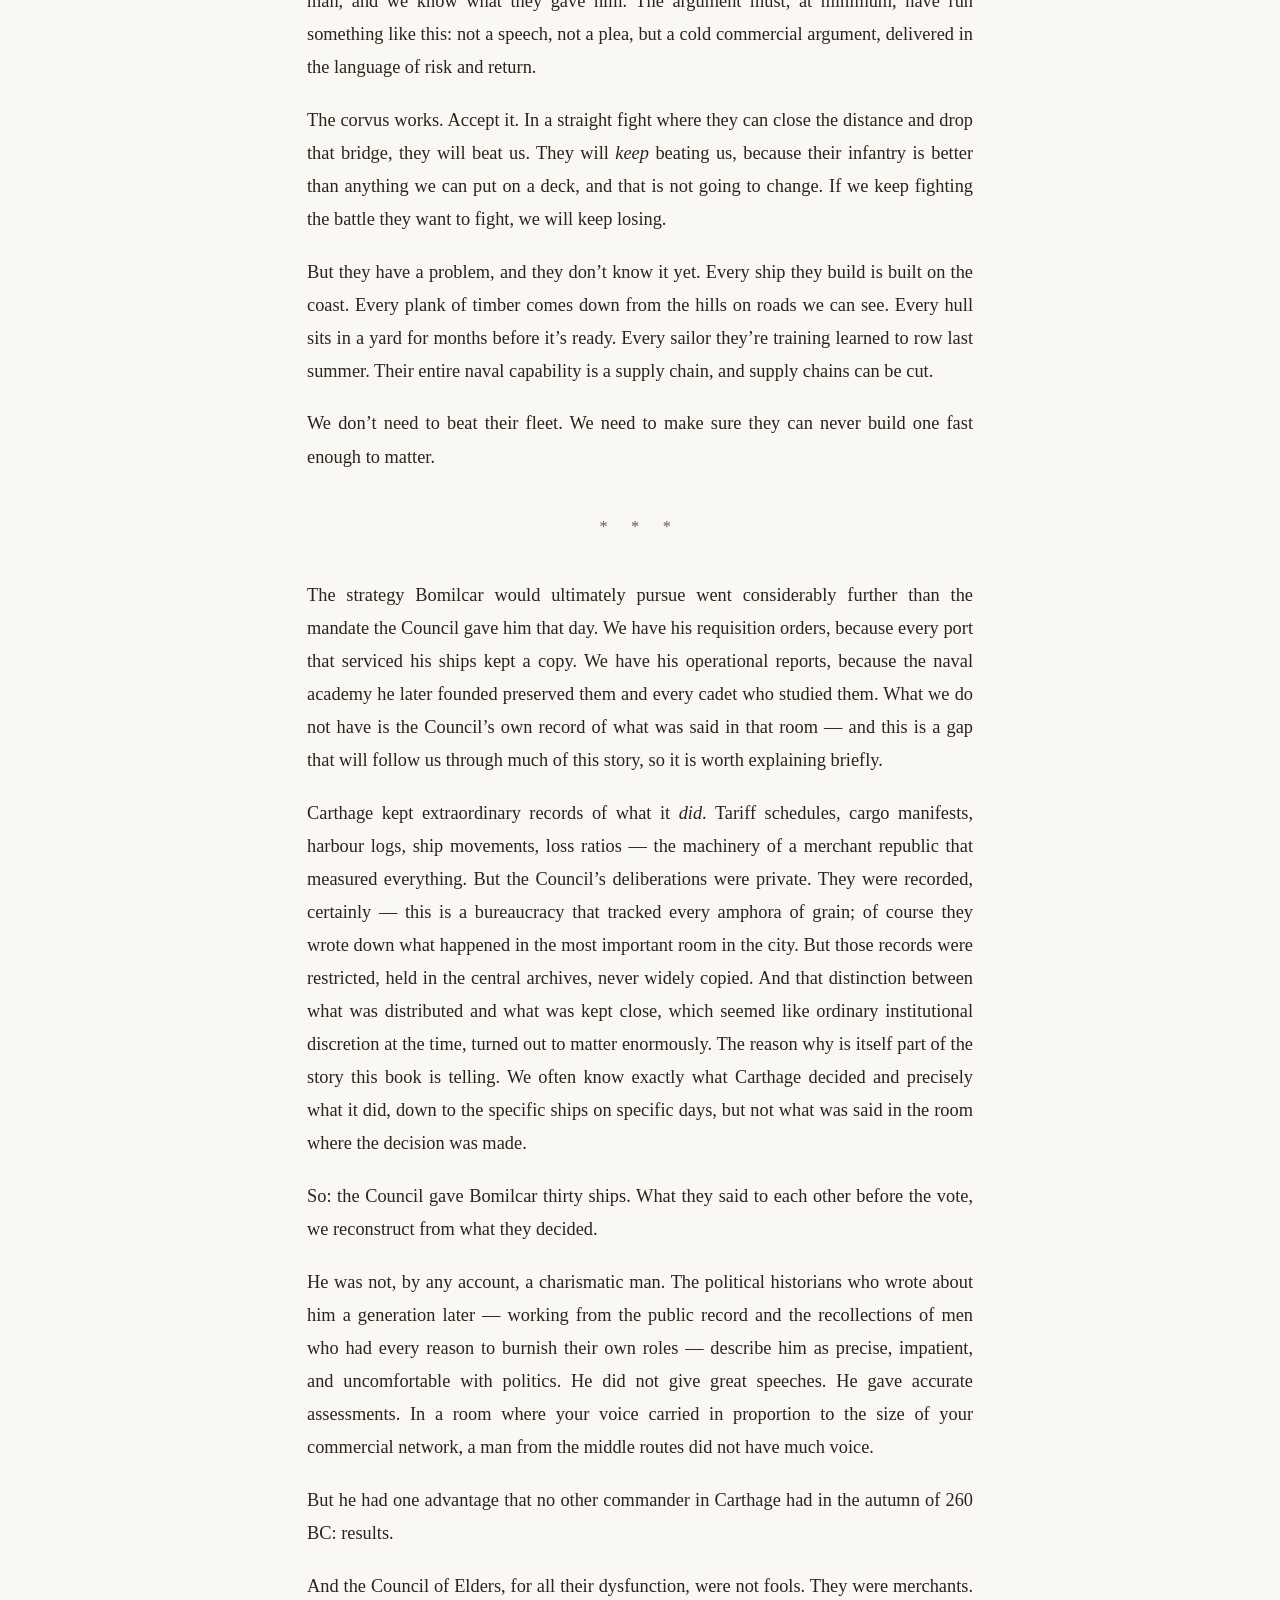
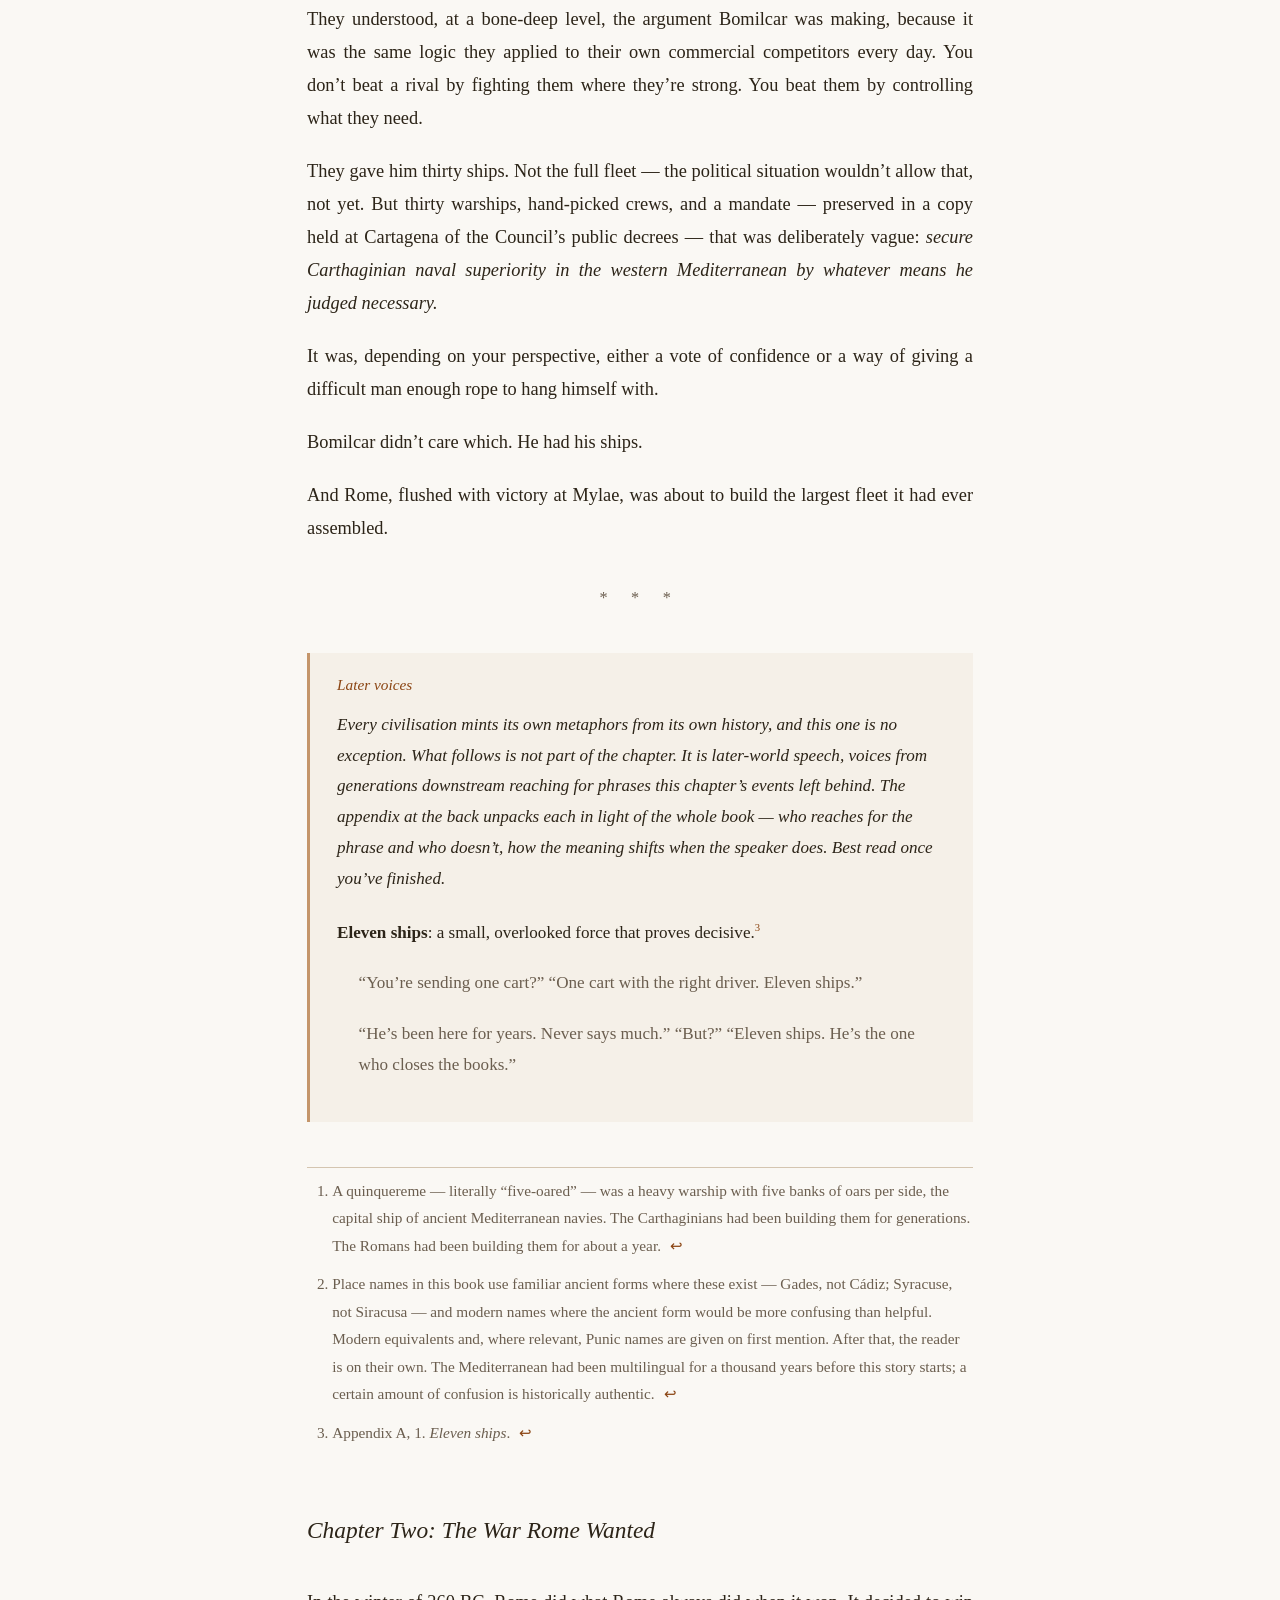
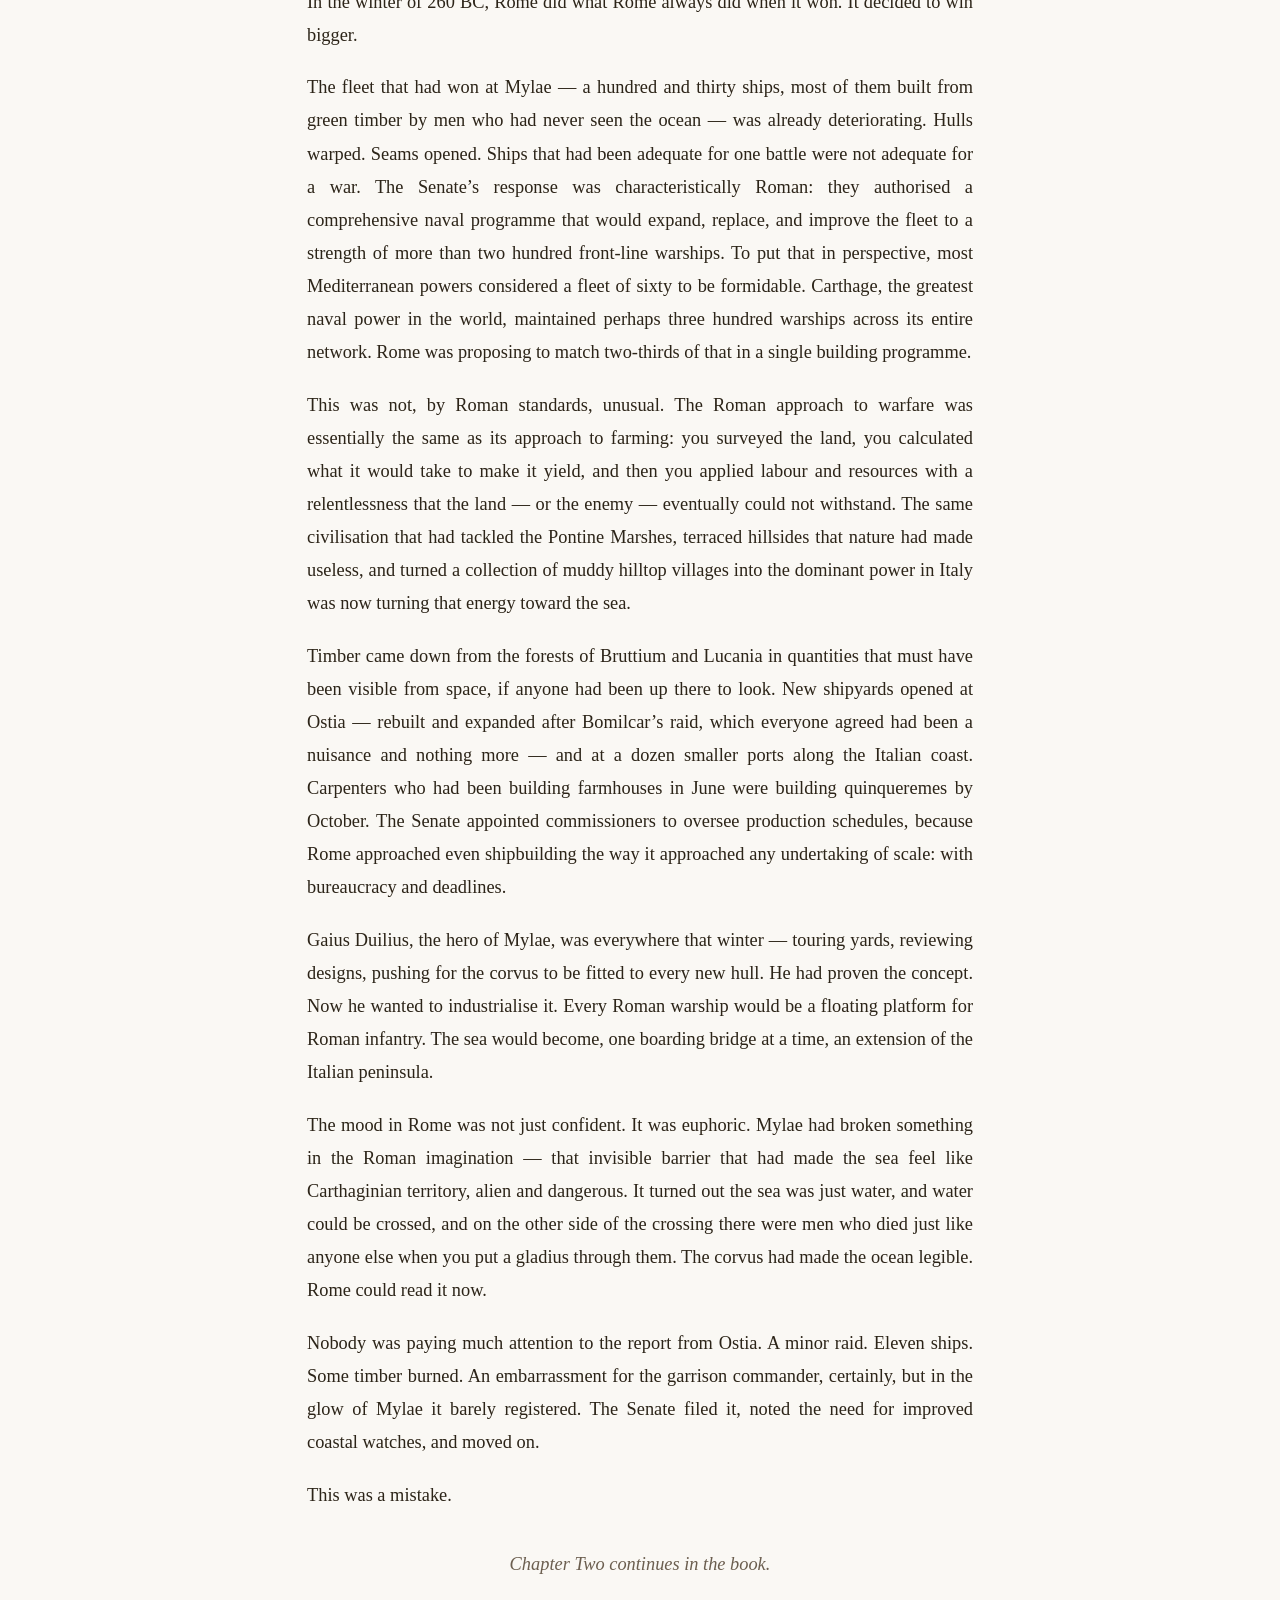
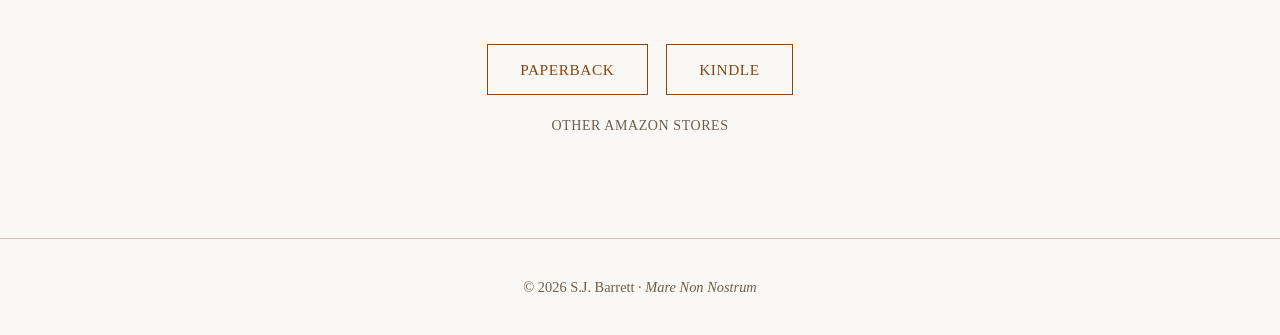
<file: read.html>
<!DOCTYPE html>
<html lang="en">
<head>
  <meta charset="utf-8">
  <meta name="viewport" content="width=device-width, initial-scale=1">
  <title>Read the Opening — Mare Non Nostrum</title>
  <meta name="description" content="Read the opening of Mare Non Nostrum — the foreword, the first chapter, and the start of the second.">
  <link rel="stylesheet" href="style.css">
</head>
<body>

<nav>
  <a href="index.html">Home</a>
  <a href="read.html" class="active">Read</a>
  <a href="idioms.html">Idioms</a>
  <a href="essay.html">Essays</a>
  <a href="world.html">The World</a>
  <a href="index.html#contact">Contact</a>
  <a href="https://thewirebranch.com/" class="ext">The Wire Branch</a>
</nav>

<div class="subnav">
  <a href="orientation.html">Orientation</a>
  <a href="#foreword">Foreword</a>
  <a href="#chapter-1">Chapter 1</a>
  <a href="#chapter-2">Chapter 2</a>
</div>

<div class="container reading">

  <div class="orientation-note">
    <p>If Carthage is a stranger to you &mdash; if Hannibal&rsquo;s elephants are the whole of what you know &mdash; there is a short orientation, <a href="orientation.html"><em>The Other Half of the Sea</em></a>, written for exactly that reader. Entirely optional, no spoilers. The book needs nothing from you but attention; the orientation just tells you why the silence you&rsquo;re about to hear from was silent.</p>
  </div>

  <section id="foreword" class="chapter">
    <h2>Foreword</h2>
<p>In 264 BC, the two most powerful states in the western Mediterranean went to war over Sicily. Neither of them was ready for what it became.</p>
<p>Carthage was a trading power on the coast of North Africa — modern-day Tunisia — whose commercial network stretched from the Levant to the Atlantic. Carthaginian colonies dotted the coasts of Spain, Sardinia, and Sicily. Carthaginian wealth was legendary, and Carthaginian sea power was unchallenged.</p>
<p>Rome was something else entirely. A land power that had spent generations conquering the Italian peninsula through a combination of military discipline, political ruthlessness, and an institutional stubbornness their enemies never understood and never outlasted. Rome had no navy. Rome had no naval tradition. Rome had, by any reasonable assessment, no business being on the water at all.</p>
<p>What followed — the First Punic War — lasted twenty-three years. It was decided at sea, which meant that Rome, the land power, had to build a fleet from nothing and learn to use it against the finest sailors in the world. They did. They built it the way they built everything — with a willingness to absorb catastrophic losses and simply start again. They lost entire fleets to storms, to inexperience, to the simple fact that the sea does not care how many legions you have. They built more.</p>
<p>Carthage lost. Not immediately, and not quietly — the wars between them lasted over a century and nearly destroyed Rome in the process. But Carthage fell, and Rome did not stop there. Within a few generations, a single city-state controlled the entire Mediterranean — every coast, every trade route, every grain shipment, every decision that mattered. They called it <em>mare nostrum</em>. Our sea. The civilisation that grew from that dominance became the foundation of Western law, language, and political thought. The Mediterranean world we inherited is, in most of the ways that matter, the one Rome built.</p>
<p>This book asks a simple question: what if that process never started? Not as an exercise in reversing the outcome — Carthage triumphant where Rome was, the same story with different names. But as a way of exploring something that never existed: a Mediterranean with two great powers, neither able to absorb the other, forced into a rivalry that reshapes both of them over centuries.</p>
<p>The divergence point is not a different battle or a luckier general. It is a merchant captain off the coast of Sardinia with eleven warships, who watched Rome do what Rome did best and understood, before anyone else, what it meant — and how to fight it.</p>
  </section>

  <section id="chapter-1" class="chapter">
    <h2>Chapter One: Eleven Ships</h2>
<p>A Roman quinquereme<sup class="fn"><a href="#fn-ch1-1" id="fnref-ch1-1">1</a></sup> was, by any reasonable standard, an abomination. It sat wrong in the water. Its timbers were green — you could smell the sap in the heat. Half the oarsmen had been pulling blades for less than three months, and it showed in the ragged, lurching rhythm that made the officers quietly seasick even in calm water.</p>
<p>But bolted to her prow was something new.</p>
<p>The corvus — the “crow” — was a boarding bridge, thirty-six feet long, four feet wide, with a heavy iron spike at its tip shaped like a beak. The idea was brutally simple. Get close enough to a Carthaginian warship, drop the bridge, let the spike punch through their deck planking, and then do the thing Romans were better at than anyone alive: walk across and kill the men on the other side.</p>
<p>It was, in essence, a device for turning the sea into land.</p>
<p>This quinquereme was one of a hundred and thirty ships lumbering south toward the coast of Sicily in the late summer of 260 BC, under the command of the consul Gaius Duilius. None of them were beautiful. Most of them were copies of copies — hulls built by carpenters who had never built a boat, fitted with oars shaped by men who had learned the craft from a specification rather than a tradition. The whole fleet was an act of extraordinary Roman arrogance, the kind that their enemies kept mistaking for stupidity right up until it killed them.</p>
<p>The Carthaginians waiting off Mylae knew what was coming. They’d been watching the Romans build this fleet for months, first with alarm, then with amusement, then with something closer to pity. These were men who had grown up on the water, whose people had sailed from Carthage to Gades (modern Cádiz, <em>Gadir</em> in Punic)<sup class="fn"><a href="#fn-ch1-2" id="fnref-ch1-2">2</a></sup> to the tin islands beyond the Pillars of Hercules. They looked at the Roman ships the way a cavalry officer might look at a donkey: yes, technically, it has four legs.</p>
<p>Their commander, a man named Hannibal — not <em>that</em> Hannibal, this was a common enough name in Carthage — formed up his fleet off the Sicilian coast, confident in the usual arithmetic. Carthaginian ships were faster, their crews more experienced, their manoeuvres sharper. The standard approach was straightforward: sweep in, shear the enemy’s oars on a passing run, circle back, ram the crippled ship. Repeat until the sea was full of wood and bodies.</p>
<p>The first Carthaginian squadron closed at speed, oars beating in perfect synchrony, bronze rams cutting white furrows through the water. They aimed for the Roman flanks, looking for the raking pass.</p>
<p>And then the bridges dropped.</p>
<p>Try to imagine it from the Carthaginian deck: you are closing on a wallowing, ugly, clearly amateur vessel, already calculating the angle of your ramming pass — and then a massive wooden arm swings down from nowhere, crashes onto your bow with a sound like a building falling, and an iron spike punches through your deck planking and holds. Your ship is pinned. And before anyone can process this, thirty Roman legionaries are sprinting across the bridge in full armour, swords out, and they are <em>very good at this part</em>.</p>
<p>The first Carthaginian ships to engage were taken in minutes. Not outmanoeuvred, not outrun, not rammed — <em>boarded and captured</em>, by a fleet that had barely learned to row. The crews didn’t even have time to understand what was going wrong. One moment they were executing a textbook approach; the next, Roman infantry was on their deck, and Roman infantry on your deck was the last thing you ever dealt with.</p>
<p>Hannibal lost thirty ships in the opening phase. He pulled back, reformed, tried again from longer range — and watched the Romans simply turn their clumsy ships to face each new approach, bridges ready. The corvus didn’t care about seamanship. It didn’t care about speed or experience or generations of maritime tradition. It cared about one thing: getting close enough. And it turned out that “close enough” was much harder to avoid than the Carthaginians had expected.</p>
<p>By late afternoon, the Carthaginian fleet was in open retreat. They left fifty ships behind — sunk, captured, or crippled. Roman losses were trivial.</p>
<p>Gaius Duilius sailed back to Rome, where they built him a column decorated with the bronze rams of captured Carthaginian ships. It still stood in the Forum centuries later.</p>
<p>And in Carthage, the news arrived like a physical blow.</p>
<hr>
<p>Now.</p>
<p>Everything you have just read actually happened. The Battle of Mylae in 260 BC was a genuine catastrophe for Carthage and a shock to Mediterranean warfare. Rome had proven that it could simply <em>buy</em> its way into naval competence, that ship-for-ship quality didn’t matter when you could neutralise it with a single crude innovation, and that Carthaginian command of the sea was not, in fact, a law of nature.</p>
<p>In our history — the one you know — the war dragged on for another nineteen years, and neither the war nor history itself went well for Carthage. They never solved the problem that Mylae had posed. They had competent, professional, unimaginative commanders who fought the war they understood rather than the war they were in, and they lost.</p>
<p>This is the story of what happens when Carthage finds someone who understands the war.</p>
<hr>
<p>His name was Bomilcar Mago, and in the summer of 260 BC, he was not at Mylae.</p>
<p>He was three hundred miles away, off the coast of Sardinia, with eleven ships.</p>
<p>Bomilcar came from money, which in Carthage meant he came from the sea. His family — minor members of the Magonid trading networks that had been accumulating wealth since before anyone could remember — ran shipping routes between Carthage, Sardinia, and the Balearic Islands. Not the great routes — not the Iberian trade, not the eastern trade. The middle routes. Bulk goods. Grain, timber, ore, salt fish. The kind of trade where you made your profit on volume and timing and knowing, to the day, when the winds shifted in the channel between Africa and Sardinia.</p>
<p>He had sailed as mate on his first merchant galley at nineteen, and captained one by twenty-two. He had fought pirates in the waters between Sardinia and Corsica — not as a naval officer but as a merchant protecting his cargo, which is a different kind of education. Pirates didn’t fight set-piece battles. Pirates probed, harassed, picked off stragglers, hit you at anchor when your crew was ashore, burned what they couldn’t take. Fighting them taught you that naval warfare wasn’t really about what happened when two fleets met in open water. It was about everything that happened before and after that.</p>
<p>When the war with Rome began and Carthage started mobilising its fleet, Bomilcar had volunteered — or more precisely, his family’s connections had secured him a commission, which was how things worked in Carthage. He was given eleven ships and a vague mandate to patrol the sea lanes around Sardinia and disrupt any Roman movement in the area. It was a secondary assignment. The real war was going to be decided off Sicily, where the main Carthaginian fleet would sweep these Roman amateurs from the water in a matter of weeks.</p>
<p>That was the plan, anyway.</p>
<p>While Hannibal was sailing confidently toward Mylae with the better part of the Carthaginian navy, Bomilcar was watching the Romans build.</p>
<p>His patrol routes took him past the Italian coast — near enough for his lookouts to see what was happening in the harbours. And what was happening in the harbours was extraordinary. Timber was coming down from the interior on an almost industrial scale. Shipyards that had been building fishing boats six months ago were now producing warships. Badly, yes — anyone with an eye for it could see the flaws from a mile offshore. But the scale of it was something else.</p>
<p>Bomilcar was not a military theorist. He was a merchant who thought in terms of supply chains and production capacity and competitive advantage. And what he saw on the Italian coast scared him in a way that the aristocratic admirals back in Carthage apparently couldn’t be, because they were thinking about battles. He was thinking about logistics.</p>
<p>He did not, at this point, do anything dramatic. He filed dispatches that no one read at the time. He mentioned his concerns to other captains, who shrugged. The war was going to be over soon. Everyone knew that.</p>
<p>And then, while the main fleet was being butchered at Mylae, Bomilcar did something no one had ordered.</p>
<p>He attacked Ostia.</p>
<p>Not the city. He didn’t have the men for that, and he wasn’t insane. But the port of Ostia, at the mouth of the Tiber, was where Rome was staging a significant portion of its secondary shipbuilding effort — the next wave of ships, the replacements, the expansion of the fleet that the Senate had already authorised in anticipation of victory. Timber was stacked along the waterfront. Half-built hulls sat in cradles. Pitch, rope, sailcloth, bronze fittings — the entire material infrastructure of a naval programme was laid out along a poorly defended stretch of coast.</p>
<p>Bomilcar hit it at dawn with all eleven ships. His crews went ashore fast, set fires, and were back on the water before the nearest Roman garrison could respond. The attack lasted less than two hours.</p>
<p>The material damage was significant but not catastrophic. Perhaps two months of shipbuilding production destroyed. A few completed hulls burned on their slipways. A warehouse of naval stores gone.</p>
<p>But the strategic damage was something else entirely. Because the attack proved something that nobody in either Rome or Carthage had been thinking about: that Roman shipyards were vulnerable. That while every admiral on both sides was fixated on the decisive fleet engagement — the big battle that would settle things — the real architecture of naval power was sitting on the beach, undefended, made of wood, and very, very flammable.</p>
<p>Bomilcar didn’t know about Mylae yet when he gave the order to attack Ostia. He was operating on his own assessment, his own authority, and frankly his own frustration with a Carthaginian naval establishment that he thought was complacent and strategically illiterate. He expected to be reprimanded when he got home. He might have been.</p>
<p>But he didn’t go straight home. He took his eleven ships south, running down the coast ahead of the word of his own raids, hitting two smaller Roman coastal anchorages on the way. By the time he reached Carthaginian waters, his crews had done more damage to Roman naval capacity in a few days of raiding than the main fleet had achieved by fighting the war conventionally.</p>
<p>And then the news from Mylae arrived.</p>
<hr>
<p>Picture the scene in Carthage — or rather, reconstruct it, because what happened in the Council chamber after Mylae can only be inferred from what the Council did next. The greatest navy in the Mediterranean has just been humiliated by a nation of farmers using a wooden bridge. Fifty ships lost. The commander disgraced. The Council of Elders is in an uproar. Recriminations fly. The military faction is pushing for immediate retaliation. The merchant oligarchs are calculating the cost and wincing. Everyone is talking, and nobody has a plan.</p>
<p>And then Bomilcar Mago sails into the harbour of Carthage with eleven ships, all intact, and a report — one we still have, because the academy preserved it — that reads like it was written by someone living in a different war.</p>
<p>He was not an impressive figure. Slight, sunburned to the colour of old rope, eyes narrowed to a permanent squint. He looked like what he was — a merchant captain — and in the Council chamber, surrounded by men who dressed and carried themselves like the heads of trading houses that could buy his entire fleet out of petty cash, he must have seemed almost comically out of place.</p>
<p>While the fleet was being destroyed at Mylae, he had burned a Roman shipyard. While Carthage was losing the war at sea, he had been destroying Rome’s ability to fight one.</p>
<p>How much of his vision Bomilcar laid out to a room full of nervous merchants that day — and how far his vision had even gone by that point — we cannot know. But we know the man, and we know what they gave him. The argument must, at minimum, have run something like this: not a speech, not a plea, but a cold commercial argument, delivered in the language of risk and return.</p>
<p>The corvus works. Accept it. In a straight fight where they can close the distance and drop that bridge, they will beat us. They will <em>keep</em> beating us, because their infantry is better than anything we can put on a deck, and that is not going to change. If we keep fighting the battle they want to fight, we will keep losing.</p>
<p>But they have a problem, and they don’t know it yet. Every ship they build is built on the coast. Every plank of timber comes down from the hills on roads we can see. Every hull sits in a yard for months before it’s ready. Every sailor they’re training learned to row last summer. Their entire naval capability is a supply chain, and supply chains can be cut.</p>
<p>We don’t need to beat their fleet. We need to make sure they can never build one fast enough to matter.</p>
<hr>
<p>The strategy Bomilcar would ultimately pursue went considerably further than the mandate the Council gave him that day. We have his requisition orders, because every port that serviced his ships kept a copy. We have his operational reports, because the naval academy he later founded preserved them and every cadet who studied them. What we do not have is the Council’s own record of what was said in that room — and this is a gap that will follow us through much of this story, so it is worth explaining briefly.</p>
<p>Carthage kept extraordinary records of what it <em>did</em>. Tariff schedules, cargo manifests, harbour logs, ship movements, loss ratios — the machinery of a merchant republic that measured everything. But the Council’s deliberations were private. They were recorded, certainly — this is a bureaucracy that tracked every amphora of grain; of course they wrote down what happened in the most important room in the city. But those records were restricted, held in the central archives, never widely copied. And that distinction between what was distributed and what was kept close, which seemed like ordinary institutional discretion at the time, turned out to matter enormously. The reason why is itself part of the story this book is telling. We often know exactly what Carthage decided and precisely what it did, down to the specific ships on specific days, but not what was said in the room where the decision was made.</p>
<p>So: the Council gave Bomilcar thirty ships. What they said to each other before the vote, we reconstruct from what they decided.</p>
<p>He was not, by any account, a charismatic man. The political historians who wrote about him a generation later — working from the public record and the recollections of men who had every reason to burnish their own roles — describe him as precise, impatient, and uncomfortable with politics. He did not give great speeches. He gave accurate assessments. In a room where your voice carried in proportion to the size of your commercial network, a man from the middle routes did not have much voice.</p>
<p>But he had one advantage that no other commander in Carthage had in the autumn of 260 BC: results.</p>
<p>And the Council of Elders, for all their dysfunction, were not fools. They were merchants. They understood, at a bone-deep level, the argument Bomilcar was making, because it was the same logic they applied to their own commercial competitors every day. You don’t beat a rival by fighting them where they’re strong. You beat them by controlling what they need.</p>
<p>They gave him thirty ships. Not the full fleet — the political situation wouldn’t allow that, not yet. But thirty warships, hand-picked crews, and a mandate — preserved in a copy held at Cartagena of the Council’s public decrees — that was deliberately vague: <em>secure Carthaginian naval superiority in the western Mediterranean by whatever means he judged necessary.</em></p>
<p>It was, depending on your perspective, either a vote of confidence or a way of giving a difficult man enough rope to hang himself with.</p>
<p>Bomilcar didn’t care which. He had his ships.</p>
<p>And Rome, flushed with victory at Mylae, was about to build the largest fleet it had ever assembled.</p>
<hr>
<div class="later-voices">
<p><em>Every civilisation mints its own metaphors from its own history, and this one is no exception. What follows is not part of the chapter. It is later-world speech, voices from generations downstream reaching for phrases this chapter’s events left behind. The appendix at the back unpacks each in light of the whole book — who reaches for the phrase and who doesn’t, how the meaning shifts when the speaker does. Best read once you’ve finished.</em></p>
<p><strong>Eleven ships</strong>: a small, overlooked force that proves decisive.<sup class="fn"><a href="#fn-ch1-3" id="fnref-ch1-3">3</a></sup></p>
<blockquote><p>“You’re sending one cart?” “One cart with the right driver. Eleven ships.”</p></blockquote>
<blockquote><p>“He’s been here for years. Never says much.” “But?” “Eleven ships. He’s the one who closes the books.”</p></blockquote>
</div>
<div class="footnotes"><ol>
<li id="fn-ch1-1">A quinquereme — literally “five-oared” — was a heavy warship with five banks of oars per side, the capital ship of ancient Mediterranean navies. The Carthaginians had been building them for generations. The Romans had been building them for about a year. <a href="#fnref-ch1-1" class="fn-back">↩</a></li>
<li id="fn-ch1-2">Place names in this book use familiar ancient forms where these exist — Gades, not Cádiz; Syracuse, not Siracusa — and modern names where the ancient form would be more confusing than helpful. Modern equivalents and, where relevant, Punic names are given on first mention. After that, the reader is on their own. The Mediterranean had been multilingual for a thousand years before this story starts; a certain amount of confusion is historically authentic. <a href="#fnref-ch1-2" class="fn-back">↩</a></li>
<li id="fn-ch1-3">Appendix A, 1. <em>Eleven ships</em>. <a href="#fnref-ch1-3" class="fn-back">↩</a></li>
</ol></div>
  </section>

  <section id="chapter-2" class="chapter">
    <h2>Chapter Two: The War Rome Wanted</h2>
<p>In the winter of 260 BC, Rome did what Rome always did when it won. It decided to win bigger.</p>
<p>The fleet that had won at Mylae — a hundred and thirty ships, most of them built from green timber by men who had never seen the ocean — was already deteriorating. Hulls warped. Seams opened. Ships that had been adequate for one battle were not adequate for a war. The Senate’s response was characteristically Roman: they authorised a comprehensive naval programme that would expand, replace, and improve the fleet to a strength of more than two hundred front-line warships. To put that in perspective, most Mediterranean powers considered a fleet of sixty to be formidable. Carthage, the greatest naval power in the world, maintained perhaps three hundred warships across its entire network. Rome was proposing to match two-thirds of that in a single building programme.</p>
<p>This was not, by Roman standards, unusual. The Roman approach to warfare was essentially the same as its approach to farming: you surveyed the land, you calculated what it would take to make it yield, and then you applied labour and resources with a relentlessness that the land — or the enemy — eventually could not withstand. The same civilisation that had tackled the Pontine Marshes, terraced hillsides that nature had made useless, and turned a collection of muddy hilltop villages into the dominant power in Italy was now turning that energy toward the sea.</p>
<p>Timber came down from the forests of Bruttium and Lucania in quantities that must have been visible from space, if anyone had been up there to look. New shipyards opened at Ostia — rebuilt and expanded after Bomilcar’s raid, which everyone agreed had been a nuisance and nothing more — and at a dozen smaller ports along the Italian coast. Carpenters who had been building farmhouses in June were building quinqueremes by October. The Senate appointed commissioners to oversee production schedules, because Rome approached even shipbuilding the way it approached any undertaking of scale: with bureaucracy and deadlines.</p>
<p>Gaius Duilius, the hero of Mylae, was everywhere that winter — touring yards, reviewing designs, pushing for the corvus to be fitted to every new hull. He had proven the concept. Now he wanted to industrialise it. Every Roman warship would be a floating platform for Roman infantry. The sea would become, one boarding bridge at a time, an extension of the Italian peninsula.</p>
<p>The mood in Rome was not just confident. It was euphoric. Mylae had broken something in the Roman imagination — that invisible barrier that had made the sea feel like Carthaginian territory, alien and dangerous. It turned out the sea was just water, and water could be crossed, and on the other side of the crossing there were men who died just like anyone else when you put a gladius through them. The corvus had made the ocean legible. Rome could read it now.</p>
<p>Nobody was paying much attention to the report from Ostia. A minor raid. Eleven ships. Some timber burned. An embarrassment for the garrison commander, certainly, but in the glow of Mylae it barely registered. The Senate filed it, noted the need for improved coastal watches, and moved on.</p>
<p>This was a mistake.</p>
    <p class="continues">Chapter Two continues in the book.</p>
  </section>

  <div class="buy-links">
    <a href="https://www.amazon.com/dp/B0GWV3BZNH" data-amz="pb" target="_blank" rel="noopener">Paperback</a>
    <a href="https://www.amazon.com/dp/B0GWXQNXKJ" data-amz="kd" target="_blank" rel="noopener">Kindle</a>
  </div>

  <details class="stores">
    <summary>Other Amazon stores</summary>
    <div class="store-grid">
      <span class="store-label">Paperback</span>
      <a href="https://www.amazon.com/dp/B0GWV3BZNH" target="_blank" rel="noopener">US</a>
      <a href="https://www.amazon.co.uk/dp/B0GWV3BZNH" target="_blank" rel="noopener">UK</a>
      <a href="https://www.amazon.de/dp/B0GWV3BZNH" target="_blank" rel="noopener">DE</a>
      <a href="https://www.amazon.fr/dp/B0GWV3BZNH" target="_blank" rel="noopener">FR</a>
      <a href="https://www.amazon.es/dp/B0GWV3BZNH" target="_blank" rel="noopener">ES</a>
      <a href="https://www.amazon.it/dp/B0GWV3BZNH" target="_blank" rel="noopener">IT</a>
      <a href="https://www.amazon.nl/dp/B0GWV3BZNH" target="_blank" rel="noopener">NL</a>
      <a href="https://www.amazon.pl/dp/B0GWV3BZNH" target="_blank" rel="noopener">PL</a>
      <a href="https://www.amazon.se/dp/B0GWV3BZNH" target="_blank" rel="noopener">SE</a>
      <a href="https://www.amazon.com.be/dp/B0GWV3BZNH" target="_blank" rel="noopener">BE</a>
      <a href="https://www.amazon.ie/dp/B0GWV3BZNH" target="_blank" rel="noopener">IE</a>
      <a href="https://www.amazon.co.jp/dp/B0GWV3BZNH" target="_blank" rel="noopener">JP</a>
      <a href="https://www.amazon.ca/dp/B0GWV3BZNH" target="_blank" rel="noopener">CA</a>
      <a href="https://www.amazon.com.au/dp/B0GWV3BZNH" target="_blank" rel="noopener">AU</a>
      <span class="store-label">Kindle</span>
      <a href="https://www.amazon.com/dp/B0GWXQNXKJ" target="_blank" rel="noopener">US</a>
      <a href="https://www.amazon.co.uk/dp/B0GWXQNXKJ" target="_blank" rel="noopener">UK</a>
      <a href="https://www.amazon.de/dp/B0GWXQNXKJ" target="_blank" rel="noopener">DE</a>
      <a href="https://www.amazon.fr/dp/B0GWXQNXKJ" target="_blank" rel="noopener">FR</a>
      <a href="https://www.amazon.es/dp/B0GWXQNXKJ" target="_blank" rel="noopener">ES</a>
      <a href="https://www.amazon.it/dp/B0GWXQNXKJ" target="_blank" rel="noopener">IT</a>
      <a href="https://www.amazon.nl/dp/B0GWXQNXKJ" target="_blank" rel="noopener">NL</a>
      <a href="https://www.amazon.co.jp/dp/B0GWXQNXKJ" target="_blank" rel="noopener">JP</a>
      <a href="https://www.amazon.com.br/dp/B0GWXQNXKJ" target="_blank" rel="noopener">BR</a>
      <a href="https://www.amazon.ca/dp/B0GWXQNXKJ" target="_blank" rel="noopener">CA</a>
      <a href="https://www.amazon.com.mx/dp/B0GWXQNXKJ" target="_blank" rel="noopener">MX</a>
      <a href="https://www.amazon.com.au/dp/B0GWXQNXKJ" target="_blank" rel="noopener">AU</a>
      <a href="https://www.amazon.in/dp/B0GWXQNXKJ" target="_blank" rel="noopener">IN</a>
    </div>
  </details>

</div>

<footer>
  &copy; 2026 S.J. Barrett &middot; <a href="index.html"><em>Mare Non Nostrum</em></a>
</footer>

<script src="amazon.js" defer></script>

</body>
</html>
</file>
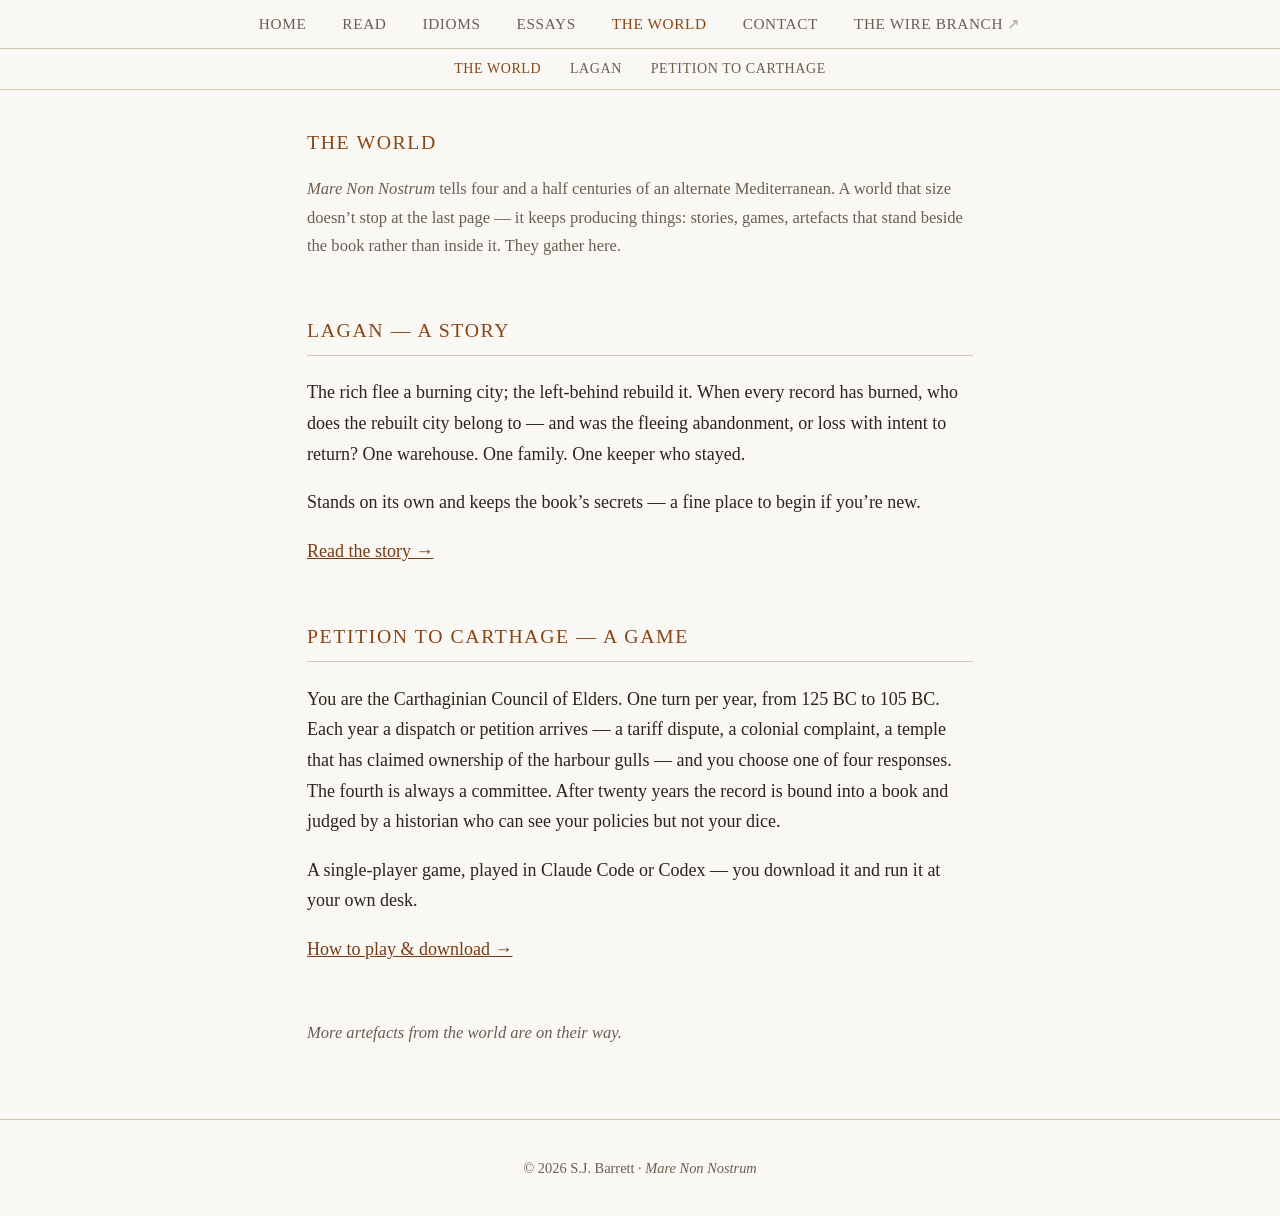
<file: world.html>
<!DOCTYPE html>
<html lang="en">
<head>
  <meta charset="utf-8">
  <meta name="viewport" content="width=device-width, initial-scale=1">
  <title>The World — Mare Non Nostrum</title>
  <meta name="description" content="Supplementary material from the world of Mare Non Nostrum — stories, games, and other artefacts that stand beside the book rather than inside it.">
  <link rel="stylesheet" href="style.css">
</head>
<body>

<nav>
  <a href="index.html">Home</a>
  <a href="read.html">Read</a>
  <a href="idioms.html">Idioms</a>
  <a href="essay.html">Essays</a>
  <a href="world.html" class="active">The World</a>
  <a href="index.html#contact">Contact</a>
  <a href="https://thewirebranch.com/" class="ext">The Wire Branch</a>
</nav>

<div class="subnav">
  <a href="world.html" class="active">The World</a>
  <a href="lagan.html">Lagan</a>
  <a href="petition-to-carthage.html">Petition to Carthage</a>
</div>

<div class="container">

  <section>
    <h2 style="border-bottom: none; margin-bottom: 0.5rem;">The World</h2>
    <p style="font-size: 0.92rem; color: var(--text-light); margin-bottom: 2rem;"><em>Mare Non Nostrum</em> tells four and a half centuries of an alternate Mediterranean. A world that size doesn&rsquo;t stop at the last page &mdash; it keeps producing things: stories, games, artefacts that stand beside the book rather than inside it. They gather here.</p>
  </section>

  <section>
    <h2>Lagan &mdash; a story</h2>
    <p>The rich flee a burning city; the left-behind rebuild it. When every record has burned, who does the rebuilt city belong to &mdash; and was the fleeing abandonment, or loss with intent to return? One warehouse. One family. One keeper who stayed.</p>
    <p>Stands on its own and keeps the book&rsquo;s secrets &mdash; a fine place to begin if you&rsquo;re new.</p>
    <p><a href="lagan.html" style="color: var(--link);">Read the story &rarr;</a></p>
  </section>

  <section>
    <h2>Petition to Carthage &mdash; a game</h2>
    <p>You are the Carthaginian Council of Elders. One turn per year, from 125 BC to 105 BC. Each year a dispatch or petition arrives &mdash; a tariff dispute, a colonial complaint, a temple that has claimed ownership of the harbour gulls &mdash; and you choose one of four responses. The fourth is always a committee. After twenty years the record is bound into a book and judged by a historian who can see your policies but not your dice.</p>
    <p>A single-player game, played in Claude Code or Codex &mdash; you download it and run it at your own desk.</p>
    <p><a href="petition-to-carthage.html" style="color: var(--link);">How to play &amp; download &rarr;</a></p>
  </section>

  <p style="font-style: italic; color: var(--text-light); font-size: 0.92rem;">More artefacts from the world are on their way.</p>

</div>

<footer>
  &copy; 2026 S.J. Barrett &middot; <a href="index.html"><em>Mare Non Nostrum</em></a>
</footer>

</body>
</html>
</file>
<file: style.css>
/* Mare Non Nostrum — site styles */

:root {
  --bg: #faf8f4;
  --text: #2c2418;
  --text-light: #6b5e4f;
  --accent: #8b4513;
  --accent-light: #c4956a;
  --border: #d4c5b0;
  --card-bg: #f5f0e8;
  --spoiler-bg: #e8e0d4;
  --link: #7a3b10;
  --link-hover: #a0522d;
  --max-width: 720px;
}

* { margin: 0; padding: 0; box-sizing: border-box; }

html { font-size: 18px; scroll-behavior: smooth; scroll-padding-top: 4rem; }

body {
  font-family: 'Georgia', 'Times New Roman', serif;
  background: var(--bg);
  color: var(--text);
  line-height: 1.7;
  -webkit-font-smoothing: antialiased;
}

/* ── Navigation ── */

nav {
  position: sticky;
  top: 0;
  z-index: 100;
  background: var(--bg);
  border-bottom: 1px solid var(--border);
  padding: 0.6rem 1.5rem;
  display: flex;
  flex-wrap: wrap;
  justify-content: center;
  gap: 0.5rem 2rem;
  font-size: 0.85rem;
  letter-spacing: 0.04em;
  text-transform: uppercase;
}

nav a {
  color: var(--text-light);
  text-decoration: none;
  transition: color 0.2s;
  white-space: nowrap;
}

nav a:hover, nav a.active {
  color: var(--accent);
}

nav a.ext::after { content: " \2197"; opacity: 0.55; }

/* ── Layout ── */

.container {
  max-width: var(--max-width);
  margin: 0 auto;
  padding: 2rem 1.5rem;
}

.container.wide {
  max-width: 880px;
}

/* ── Hero ── */

.hero {
  text-align: center;
  padding: 3rem 1.5rem 0.75rem;
}

.hero img {
  max-width: 280px;
  width: 100%;
  height: auto;
  box-shadow: 0 8px 32px rgba(44, 36, 24, 0.25);
  margin-bottom: 2rem;
}

.hero h1 {
  font-size: 2rem;
  font-weight: normal;
  font-style: italic;
  letter-spacing: 0.02em;
  margin-bottom: 0.3rem;
  color: var(--text);
}

.hero .subtitle {
  font-size: 0.95rem;
  color: var(--text-light);
  margin-bottom: 0.5rem;
}

.hero .subtitle a.attribution-link {
  color: inherit;
  text-decoration: none;
  transition: color 0.2s;
}

.hero .subtitle a.attribution-link:hover { color: var(--accent); }

.hero .subtitle a.attribution-link sup {
  color: var(--accent);
  font-size: 0.7em;
  margin-left: 0.1em;
}

.epigraph {
  font-style: italic;
  color: var(--text-light);
  max-width: 480px;
  margin: 0 auto 2rem;
  font-size: 1rem;
  line-height: 1.6;
}

/* ── Sections ── */

section {
  margin-bottom: 3rem;
}

section h2 {
  font-size: 1.1rem;
  font-weight: normal;
  text-transform: uppercase;
  letter-spacing: 0.08em;
  color: var(--accent);
  border-bottom: 1px solid var(--border);
  padding-bottom: 0.4rem;
  margin-bottom: 1.2rem;
}

section p {
  margin-bottom: 1rem;
}

/* ── Buy links ── */

.buy-links {
  display: flex;
  gap: 1rem;
  justify-content: center;
  flex-wrap: wrap;
  margin: 1.5rem 0;
}

.buy-links a, .buy-links span.coming-soon {
  display: inline-block;
  padding: 0.6rem 1.8rem;
  border: 1px solid var(--accent);
  color: var(--accent);
  text-decoration: none;
  font-size: 0.85rem;
  letter-spacing: 0.04em;
  text-transform: uppercase;
  transition: all 0.2s;
}

.buy-links a:hover {
  background: var(--accent);
  color: var(--bg);
}

.buy-links span.coming-soon {
  border-color: var(--border);
  color: var(--text-light);
  cursor: default;
}

/* ── Idiom cards ── */

.idiom-card {
  background: var(--card-bg);
  border-left: 3px solid var(--accent-light);
  padding: 1.2rem 1.5rem;
  margin-bottom: 1.5rem;
}

.idiom-card h3 {
  font-size: 1.05rem;
  font-weight: normal;
  font-style: italic;
  color: var(--accent);
  margin-bottom: 0.3rem;
}

.idiom-card .meaning {
  font-size: 0.95rem;
  margin-bottom: 0.6rem;
}

.idiom-card .usage {
  font-size: 0.9rem;
  color: var(--text-light);
  font-style: italic;
  margin-bottom: 0.7rem;
}

.idiom-card .usage:last-of-type {
  margin-bottom: 0;
}

.idiom-card .usage em {
  font-style: normal;
}


/* ── Idiom lexicon (accordion) ── */

details.idiom {
  background: var(--card-bg);
  border-left: 3px solid var(--accent-light);
  margin-bottom: 0.8rem;
}

details.idiom > summary {
  list-style: none;
  cursor: pointer;
  padding: 0.9rem 2.6rem 0.9rem 1.5rem;
  position: relative;
}

details.idiom > summary::-webkit-details-marker { display: none; }

details.idiom > summary::after {
  content: "+";
  position: absolute;
  right: 1.3rem;
  top: 0.75rem;
  color: var(--accent-light);
  font-size: 1.2rem;
  line-height: 1;
}

details.idiom[open] > summary::after { content: "\2013"; }

details.idiom > summary .idiom-name {
  font-style: italic;
  color: var(--accent);
  font-size: 1.05rem;
}

details.idiom > summary .idiom-gloss {
  display: block;
  margin-top: 0.15rem;
  font-size: 0.9rem;
  color: var(--text-light);
}

.idiom-body {
  padding: 0.2rem 1.5rem 1.2rem;
}

.idiom-body .meaning { font-size: 0.95rem; margin-bottom: 0.8rem; }

.idiom-body .register {
  font-size: 0.85rem;
  font-style: italic;
  color: var(--text-light);
  border-top: 1px solid var(--border);
  padding-top: 0.7rem;
  margin-bottom: 0.9rem;
}

.idiom-body .usage {
  font-size: 0.9rem;
  color: var(--text-light);
  font-style: italic;
  margin-bottom: 0.5rem;
}

.idiom-body .usage em { font-style: normal; }

.idiom-body .more {
  margin-top: 0.8rem;
  font-size: 0.78rem;
  font-style: italic;
  letter-spacing: 0.02em;
  color: var(--text-light);
}

/* the locked eight */
.locked-intro {
  font-size: 0.9rem;
  color: var(--text-light);
  margin: 2.2rem 0 1rem;
}

.idiom.locked {
  background: var(--card-bg);
  border-left: 3px solid var(--border);
  padding: 0.8rem 1.5rem;
  margin-bottom: 0.7rem;
  display: flex;
  align-items: center;
  gap: 0.8rem;
}

.idiom.locked .idiom-name {
  font-style: italic;
  color: var(--text-light);
  font-size: 1rem;
}

.idiom.locked::after {
  content: "in the book";
  margin-left: auto;
  font-size: 0.68rem;
  text-transform: uppercase;
  letter-spacing: 0.07em;
  color: var(--accent-light);
  white-space: nowrap;
}

/* ── Redacted text ── */

.redacted {
  filter: blur(4.5px);
  -webkit-filter: blur(4.5px);
  user-select: none;
  -webkit-user-select: none;
  pointer-events: none;
  opacity: 0.55;
  display: inline;
  transition: none;
}

/* ── See also links ── */

.see-also {
  font-size: 0.85rem;
  color: var(--text-light);
  margin-top: 0.4rem;
  font-style: italic;
}

/* ── Contact form ── */

.contact-form {
  max-width: 480px;
  margin: 0 auto;
}

.contact-form label {
  display: block;
  font-size: 0.85rem;
  text-transform: uppercase;
  letter-spacing: 0.04em;
  color: var(--text-light);
  margin-bottom: 0.3rem;
}

.contact-form input,
.contact-form textarea {
  width: 100%;
  padding: 0.6rem 0.8rem;
  border: 1px solid var(--border);
  background: #fff;
  font-family: inherit;
  font-size: 0.95rem;
  color: var(--text);
  margin-bottom: 1rem;
  outline: none;
  transition: border-color 0.2s;
}

.contact-form input:focus,
.contact-form textarea:focus {
  border-color: var(--accent-light);
}

.contact-form textarea {
  min-height: 120px;
  resize: vertical;
}

.contact-form button {
  padding: 0.6rem 2rem;
  border: 1px solid var(--accent);
  background: none;
  color: var(--accent);
  font-family: inherit;
  font-size: 0.85rem;
  letter-spacing: 0.04em;
  text-transform: uppercase;
  cursor: pointer;
  transition: all 0.2s;
}

.contact-form button:hover {
  background: var(--accent);
  color: var(--bg);
}

/* ── Essay page ── */

.essay-content {
  font-size: 1rem;
  line-height: 1.8;
}

.essay-content h1 {
  font-size: 1.6rem;
  font-weight: normal;
  font-style: italic;
  margin-bottom: 0.3rem;
}

.essay-content .essay-subtitle {
  font-size: 1.05rem;
  color: var(--text-light);
  font-style: italic;
  margin-bottom: 1.8rem;
}

.essay-content .companion-note {
  font-size: 0.9rem;
  color: var(--text-light);
  border-left: 3px solid var(--accent-light);
  padding: 0.6rem 1rem;
  margin-bottom: 2rem;
  background: var(--card-bg);
}

.essay-content .companion-note a {
  color: var(--link);
}

.essay-content h2 {
  font-size: 1rem;
  font-weight: bold;
  text-transform: none;
  letter-spacing: normal;
  color: var(--text);
  border-bottom: none;
  padding-bottom: 0;
  margin-top: 2rem;
  margin-bottom: 0.8rem;
}

.essay-content p {
  margin-bottom: 1.2rem;
}

.essay-content hr {
  border: none;
  border-top: 1px solid var(--border);
  margin: 2rem 0;
}

.essay-content blockquote {
  border-left: 3px solid var(--accent-light);
  padding-left: 1.2rem;
  color: var(--text-light);
  font-style: italic;
  margin: 1.2rem 0;
}

/* ── Placeholder ── */

.placeholder {
  text-align: center;
  padding: 4rem 1.5rem;
  color: var(--text-light);
  font-style: italic;
}

/* ── Footer ── */

footer {
  text-align: center;
  padding: 2rem 1.5rem;
  font-size: 0.8rem;
  color: var(--text-light);
  border-top: 1px solid var(--border);
  margin-top: 2rem;
}

footer a {
  color: var(--text-light);
  text-decoration: none;
}

footer a:hover {
  color: var(--accent);
}

/* ── Amazon store picker ── */

.stores {
  max-width: 520px;
  margin: -0.5rem auto 1.5rem;
  text-align: center;
}

.stores > summary {
  list-style: none;
  cursor: pointer;
  font-size: 0.78rem;
  letter-spacing: 0.04em;
  text-transform: uppercase;
  color: var(--text-light);
}
.stores > summary::-webkit-details-marker { display: none; }
.stores > summary:hover { color: var(--accent); }

.store-grid { margin-top: 0.9rem; }

.store-grid .store-label {
  display: block;
  margin: 0.7rem 0 0.3rem;
  font-size: 0.72rem;
  letter-spacing: 0.06em;
  text-transform: uppercase;
  color: var(--accent);
}

.store-grid a {
  display: inline-block;
  margin: 0.15rem 0.55rem;
  font-size: 0.85rem;
  color: var(--link);
  text-decoration: none;
}
.store-grid a:hover { color: var(--accent); }

/* ── Read page ── */

.subnav {
  position: sticky;
  top: 2.6rem;
  z-index: 90;
  background: var(--bg);
  border-bottom: 1px solid var(--border);
  display: flex;
  justify-content: center;
  gap: 1.6rem;
  padding: 0.45rem 1rem;
  font-size: 0.78rem;
  letter-spacing: 0.04em;
  text-transform: uppercase;
}

.subnav a { color: var(--text-light); text-decoration: none; transition: color 0.2s; white-space: nowrap; }
.subnav a:hover, .subnav a.active { color: var(--accent); }

.reading { font-size: 1.02rem; line-height: 1.8; }

.reading .chapter { margin-bottom: 3.5rem; scroll-margin-top: 1.5rem; }

.reading .chapter > h2 {
  font-size: 1.3rem;
  font-weight: normal;
  font-style: italic;
  color: var(--text);
  border-bottom: none;
  text-transform: none;
  letter-spacing: normal;
  margin-bottom: 1.5rem;
}

.reading p { margin-bottom: 1.1rem; text-align: justify; }

.reading hr { border: none; text-align: center; margin: 2rem 0; }
.reading hr::after {
  content: "* * *";
  color: var(--text-light);
  letter-spacing: 0.6em;
  font-size: 0.9rem;
}

.reading .later-voices {
  border-left: 3px solid var(--accent-light);
  background: var(--card-bg);
  padding: 1rem 1.5rem 1.2rem;
  margin: 2.2rem 0;
  font-size: 0.95rem;
}
.reading .later-voices::before {
  content: "Later voices";
  display: block;
  font-style: italic;
  color: var(--accent);
  font-size: 0.85rem;
  margin-bottom: 0.6rem;
}
.reading .later-voices p { text-align: left; }
.reading .later-voices blockquote {
  border-left: none;
  margin: 0.3rem 0 0.6rem 1.2rem;
  color: var(--text-light);
}

.reading .orientation-note {
  font-size: 0.9rem;
  font-style: italic;
  color: var(--text-light);
  border-left: 3px solid var(--accent-light);
  background: var(--card-bg);
  padding: 0.6rem 1rem;
  margin-bottom: 2.5rem;
}
.reading .orientation-note p { margin-bottom: 0; text-align: left; }
.reading .orientation-note a { color: var(--link); }

.reading sup.fn a { text-decoration: none; color: var(--accent); font-size: 0.75em; }

.reading .footnotes {
  margin-top: 2.5rem;
  padding-top: 0.5rem;
  border-top: 1px solid var(--border);
  font-size: 0.85rem;
  color: var(--text-light);
}
.reading .footnotes ol { margin: 0; padding-left: 1.4rem; }
.reading .footnotes li { margin-bottom: 0.6rem; text-align: left; }
.reading .fn-back { text-decoration: none; color: var(--accent); margin-left: 0.3rem; }

.reading .continues {
  font-style: italic;
  color: var(--text-light);
  text-align: center;
  margin-top: 2rem;
}

/* ── The World: story gate ── */

.reveal-toggle {
  position: absolute;
  width: 1px;
  height: 1px;
  opacity: 0;
}

.spoiler-note {
  background: var(--spoiler-bg);
  border: 1px solid var(--border);
  max-width: 560px;
  margin: 1.5rem auto 0;
  padding: 1.8rem 2rem;
  text-align: center;
}

.spoiler-note p { margin-bottom: 0.7rem; text-align: center; }
.spoiler-note p:last-of-type { color: var(--text-light); font-size: 0.92rem; }

.reveal-btn {
  display: inline-block;
  margin-top: 0.8rem;
  padding: 0.6rem 1.8rem;
  border: 1px solid var(--accent);
  color: var(--accent);
  background: none;
  font-size: 0.85rem;
  letter-spacing: 0.04em;
  text-transform: uppercase;
  cursor: pointer;
  transition: all 0.2s;
}
.reveal-btn:hover { background: var(--accent); color: var(--bg); }

.reveal-toggle:focus-visible ~ .spoiler-note .reveal-btn {
  outline: 2px solid var(--accent);
  outline-offset: 3px;
}

.story-gated { display: none; }
.reveal-toggle:checked ~ .story-gated { display: block; }
.reveal-toggle:checked ~ .spoiler-note { display: none; }

.reading .story-teaser {
  font-style: italic;
  color: var(--text-light);
  text-align: center;
  max-width: 580px;
  margin: 0.5rem auto 2.8rem;
  font-size: 1rem;
  line-height: 1.6;
}
.reading .story-teaser em { font-style: normal; }

/* ── Petition to Carthage: sample documents ── */

.game-doc {
  background: var(--card-bg);
  border-left: 3px solid var(--accent-light);
  padding: 1.1rem 1.5rem;
  margin: 1.4rem 0;
  font-style: italic;
  font-size: 0.95rem;
}

.game-doc p { margin-bottom: 0.9rem; }
.game-doc p:last-child { margin-bottom: 0; }

.game-doc .doc-annotation {
  border-top: 1px solid var(--border);
  padding-top: 0.8rem;
  color: var(--text-light);
}

.game-options {
  padding-left: 1.5rem;
  margin: 0.8rem 0 0;
}

.game-options li { margin-bottom: 0.7rem; }
.game-options li:last-child { margin-bottom: 0; }

.doc-caption {
  font-size: 0.85rem;
  color: var(--text-light);
  font-style: italic;
  margin: 0.8rem 0 1.6rem;
}

/* ── Responsive ── */

@media (max-width: 600px) {
  html { font-size: 16px; }

  nav {
    gap: 1.2rem;
    font-size: 0.78rem;
    padding: 0.5rem 1rem;
  }

  /* Overflowing bars scroll sideways instead of clipping. flex-start +
     auto margins on the ends centres the row when it fits; with center,
     the overflowed left edge would be unreachable. */
  nav, .subnav {
    justify-content: flex-start;
    flex-wrap: nowrap;
    overflow-x: auto;
    white-space: nowrap;
    -webkit-overflow-scrolling: touch;
    scrollbar-width: none;
  }
  nav::-webkit-scrollbar, .subnav::-webkit-scrollbar { display: none; }
  nav a, .subnav a { flex: 0 0 auto; }
  nav a:first-child, .subnav a:first-child { margin-left: auto; }
  nav a:last-child, .subnav a:last-child { margin-right: auto; }

  .hero { padding: 2rem 1rem 1.5rem; }
  .hero img { max-width: 220px; }
  .hero h1 { font-size: 1.6rem; }

  .container { padding: 1.5rem 1rem; }

  .buy-links { flex-direction: column; align-items: center; }

  .subnav { top: 2.3rem; gap: 1rem; font-size: 0.72rem; }
  .reading { font-size: 1rem; }
}
</file>
